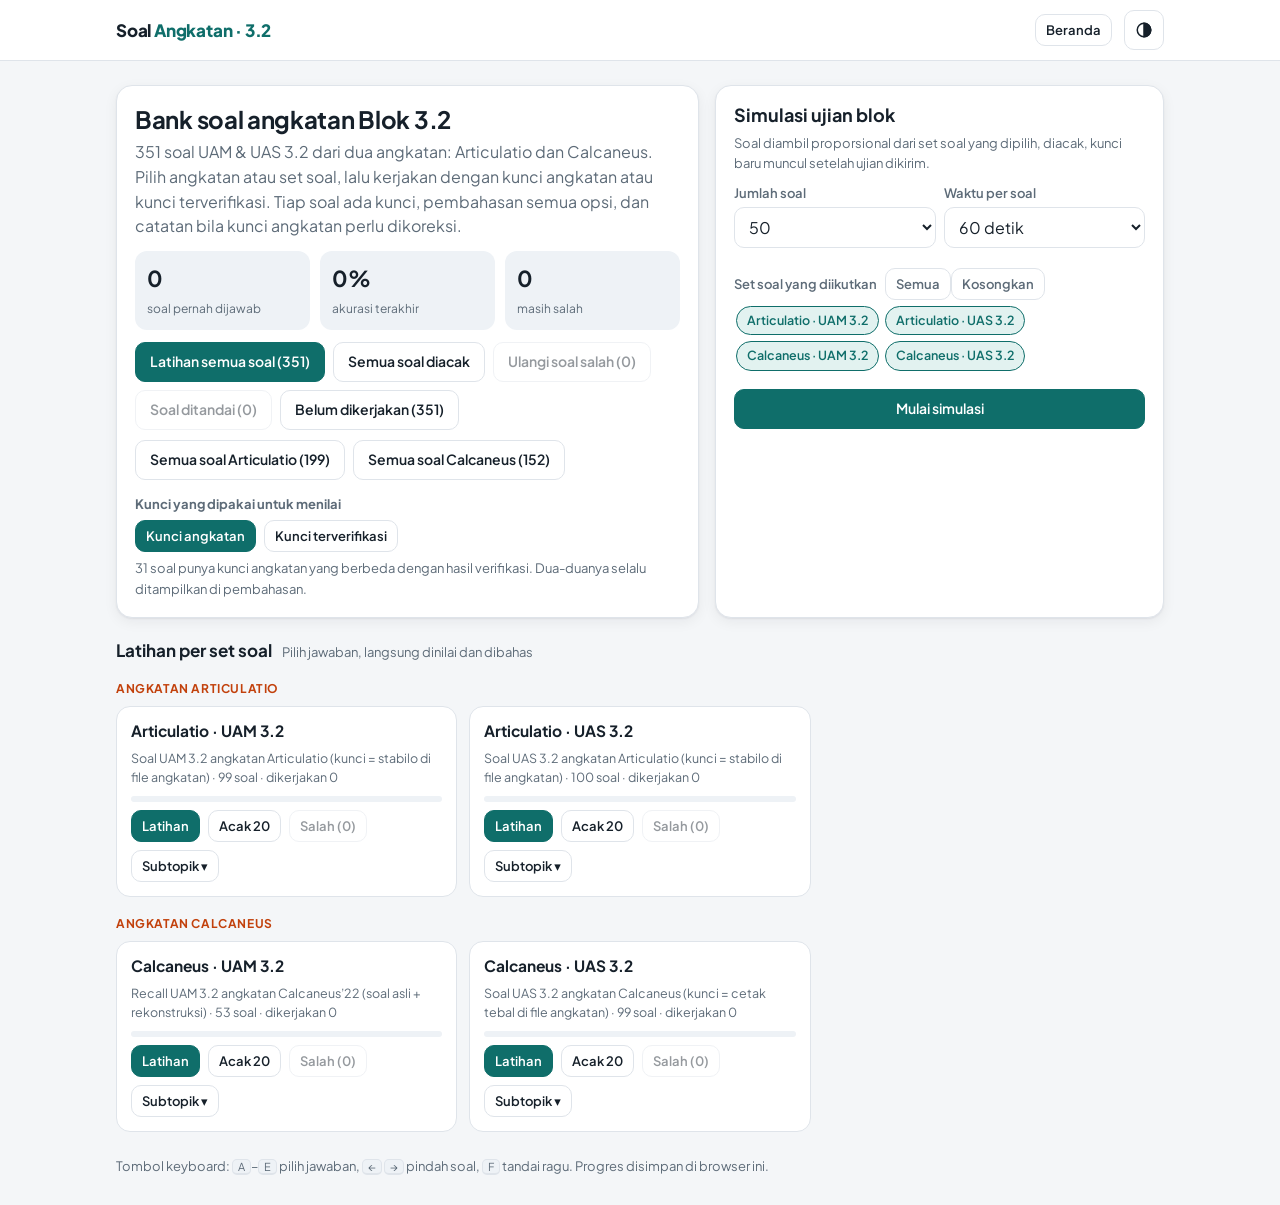
<file: angkatan/index.html>
<!DOCTYPE html>
<html lang="id">
<head>
<meta charset="utf-8">
<meta name="viewport" content="width=device-width, initial-scale=1">
<title>Bank Soal Angkatan 3.2</title>
<link rel="preconnect" href="https://fonts.googleapis.com">
<link href="https://fonts.googleapis.com/css2?family=Plus+Jakarta+Sans:wght@400;500;600;700;800&display=swap" rel="stylesheet">
<style>
:root{
  --bg:#f4f6f8;--paper:#ffffff;--ink:#16202a;--muted:#5d6b78;--line:#dfe4ea;--soft:#eef2f6;
  --brand:#0f6e6a;--brand-soft:#e2f2f0;--accent:#c2410c;--accent-soft:#fdeee5;
  --good:#15803d;--good-soft:#e5f5ea;--bad:#b91c1c;--bad-soft:#fdeaea;--warn:#a16207;--warn-soft:#fdf6dc;
  --flag:#7c3aed;--flag-soft:#f1eafe;--hema:#0f6e6a;--hema-soft:#e2f2f0;
  --shadow:0 1px 2px rgba(16,24,40,.06),0 4px 14px rgba(16,24,40,.06);
  --sans:"Plus Jakarta Sans",system-ui,-apple-system,"Segoe UI",Roboto,sans-serif;
}
@media (prefers-color-scheme:dark){:root:not([data-theme="light"]){
  --bg:#0f1418;--paper:#171e24;--ink:#e6edf3;--muted:#98a6b3;--line:#2a343d;--soft:#1e272e;
  --brand:#4fd1c5;--brand-soft:#123432;--accent:#fb923c;--accent-soft:#3a2416;
  --good:#4ade80;--good-soft:#14301f;--bad:#f87171;--bad-soft:#3a1a1a;--warn:#facc15;--warn-soft:#352c0f;
  --flag:#c4b5fd;--flag-soft:#2a2142;--hema:#4fd1c5;--hema-soft:#123432;--shadow:none}}
:root[data-theme="dark"]{
  --bg:#0f1418;--paper:#171e24;--ink:#e6edf3;--muted:#98a6b3;--line:#2a343d;--soft:#1e272e;
  --brand:#4fd1c5;--brand-soft:#123432;--accent:#fb923c;--accent-soft:#3a2416;
  --good:#4ade80;--good-soft:#14301f;--bad:#f87171;--bad-soft:#3a1a1a;--warn:#facc15;--warn-soft:#352c0f;
  --flag:#c4b5fd;--flag-soft:#2a2142;--hema:#4fd1c5;--hema-soft:#123432;--shadow:none}
*{box-sizing:border-box}
html,body{margin:0;background:var(--bg);color:var(--ink);font-family:var(--sans);font-size:16px;line-height:1.55;-webkit-text-size-adjust:100%}
button{font:inherit;color:inherit;cursor:pointer}
.wrap{max-width:1080px;margin:0 auto;padding:16px}
header.top{position:sticky;top:0;z-index:20;background:var(--paper);border-bottom:1px solid var(--line)}
header.top .wrap{display:flex;align-items:center;gap:12px;padding-top:10px;padding-bottom:10px}
.logo{font-weight:800;font-size:17px;letter-spacing:-.2px}
.logo span{color:var(--brand)}
.sp{flex:1}
.btn{border:1px solid var(--line);background:var(--paper);border-radius:10px;padding:8px 14px;font-weight:600;font-size:14px;display:inline-flex;align-items:center;gap:6px;min-height:40px}
.btn:hover{border-color:var(--brand)}
.btn.pri{background:var(--brand);border-color:var(--brand);color:#fff}
:root[data-theme="dark"] .btn.pri{color:#06201e}
@media (prefers-color-scheme:dark){:root:not([data-theme="light"]) .btn.pri{color:#06201e}}
.btn.ghost{background:transparent}
.btn.sm{padding:5px 10px;min-height:32px;font-size:13px}
.btn[disabled]{opacity:.45;cursor:not-allowed}
.icon-btn{border:1px solid var(--line);background:var(--paper);border-radius:10px;width:40px;height:40px;display:grid;place-items:center}
h1,h2,h3{line-height:1.25;margin:0}
.hero{display:grid;grid-template-columns:1.3fr 1fr;gap:16px;margin:8px 0 20px}
.panel{background:var(--paper);border:1px solid var(--line);border-radius:16px;padding:18px;box-shadow:var(--shadow)}
.panel h2{font-size:18px;margin-bottom:6px}
.muted{color:var(--muted)}
.small{font-size:13px}
.stats{display:grid;grid-template-columns:repeat(3,1fr);gap:10px;margin-top:12px}
.stat{background:var(--soft);border-radius:12px;padding:10px 12px}
.stat b{display:block;font-size:22px}
.stat span{font-size:12px;color:var(--muted)}
.row{display:flex;gap:8px;flex-wrap:wrap;align-items:center}
.field{display:flex;flex-direction:column;gap:4px;margin:10px 0}
.field label{font-size:13px;font-weight:600;color:var(--muted)}
select,input[type=number]{font:inherit;background:var(--paper);color:var(--ink);border:1px solid var(--line);border-radius:10px;padding:8px 10px;min-height:40px}
.chips{display:flex;flex-wrap:wrap;gap:6px;max-height:190px;overflow:auto;padding:2px}
.chip{border:1px solid var(--line);border-radius:999px;padding:4px 10px;font-size:12.5px;background:var(--paper);user-select:none}
.chip.on{background:var(--brand-soft);border-color:var(--brand);color:var(--brand);font-weight:600}
.lp-grid{display:grid;grid-template-columns:repeat(4,1fr);gap:10px}
@media (max-width:720px){.lp-grid{grid-template-columns:1fr 1fr}}
.bag-btns{display:flex;flex-wrap:wrap;gap:6px;margin:4px 0 6px}
.resume{display:flex;align-items:center;gap:10px;flex-wrap:wrap;background:var(--brand-soft);border:1px solid var(--brand);border-radius:14px;padding:12px 14px;margin:0 0 16px}
.sect-t{display:flex;align-items:baseline;gap:10px;margin:22px 0 10px}
.sect-t h2{font-size:17px}
.grid{display:grid;grid-template-columns:repeat(auto-fill,minmax(300px,1fr));gap:12px}
.card{background:var(--paper);border:1px solid var(--line);border-radius:14px;padding:14px;display:flex;flex-direction:column;gap:8px}
.card h3{font-size:15.5px}
.card .meta{font-size:12.5px;color:var(--muted)}
.bar{height:6px;background:var(--soft);border-radius:99px;overflow:hidden}
.bar i{display:block;height:100%;background:var(--brand)}
.topics{display:none;border-top:1px dashed var(--line);padding-top:8px}
.topics.open{display:block}
.topics div{display:flex;justify-content:space-between;font-size:13px;padding:2px 0;gap:10px}
.bagian-h{font-size:12px;font-weight:700;text-transform:uppercase;letter-spacing:.6px;color:var(--accent);margin:18px 0 8px}
/* quiz */
.qbar{display:flex;align-items:center;gap:10px;flex-wrap:wrap;margin:6px 0 12px}
.pill{font-size:12.5px;font-weight:600;padding:4px 10px;border-radius:999px;background:var(--soft);color:var(--muted)}
.pill.brand{background:var(--brand-soft);color:var(--brand)}
.pill.asli{background:var(--accent-soft);color:var(--accent)}
.pill.pred{background:var(--flag-soft);color:var(--flag)}
.pill.baru{background:var(--good-soft);color:var(--good)}
.timer{font-variant-numeric:tabular-nums;font-weight:700}
.timer.low{color:var(--bad)}
.layout{display:grid;grid-template-columns:1fr 260px;gap:16px;align-items:start}
.qcard{background:var(--paper);border:1px solid var(--line);border-radius:16px;padding:20px;box-shadow:var(--shadow)}
.qnum{font-size:13px;color:var(--muted);font-weight:600;margin-bottom:8px}
.stem{font-size:16.5px;margin-bottom:16px}
.stem p{margin:0 0 8px}
.opts{display:flex;flex-direction:column;gap:8px}
.opt{display:flex;gap:10px;align-items:flex-start;border:1.5px solid var(--line);border-radius:12px;padding:10px 12px;background:var(--paper);text-align:left;width:100%;position:relative}
.opt:hover{border-color:var(--brand)}
.opt .L{flex:0 0 28px;height:28px;border-radius:8px;display:grid;place-items:center;font-weight:700;background:var(--soft);font-size:14px}
.opt .T{flex:1;padding-top:2px}
.opt.sel{border-color:var(--brand);background:var(--brand-soft)}
.opt.sel .L{background:var(--brand);color:#fff}
.opt.ok{border-color:var(--good);background:var(--good-soft)}
.opt.ok .L{background:var(--good);color:#fff}
.opt.no{border-color:var(--bad);background:var(--bad-soft)}
.opt.no .L{background:var(--bad);color:#fff}
.opt.struck .T{text-decoration:line-through;opacity:.5}
.opt .x{flex:0 0 auto;border:none;background:transparent;color:var(--muted);font-size:14px;padding:2px 6px;border-radius:6px}
.opt .x:hover{background:var(--soft)}
.opt.locked{cursor:default}
.qnav{display:flex;gap:8px;margin-top:16px;flex-wrap:wrap}
.qnav .sp{flex:1}
.side{position:sticky;top:76px}
.map{display:grid;grid-template-columns:repeat(6,1fr);gap:5px;max-height:52vh;overflow:auto;padding:2px}
.map button{border:1px solid var(--line);background:var(--paper);border-radius:8px;height:34px;font-size:12.5px;font-weight:600;position:relative}
.map button.ans{background:var(--brand-soft);border-color:var(--brand);color:var(--brand)}
.map button.ok{background:var(--good-soft);border-color:var(--good);color:var(--good)}
.map button.no{background:var(--bad-soft);border-color:var(--bad);color:var(--bad)}
.map button.cur{outline:2px solid var(--ink);outline-offset:1px}
.map button.fl::after{content:"";position:absolute;top:3px;right:3px;width:7px;height:7px;border-radius:50%;background:var(--flag)}
.legend{display:flex;flex-wrap:wrap;gap:8px;font-size:12px;color:var(--muted);margin:8px 0}
.legend i{display:inline-block;width:11px;height:11px;border-radius:3px;border:1px solid var(--line);vertical-align:-1px;margin-right:4px}
/* pembahasan */
.expl{margin-top:16px;border-top:1px solid var(--line);padding-top:14px;display:flex;flex-direction:column;gap:12px}
.verdict{font-weight:800;font-size:15px;padding:10px 12px;border-radius:12px}
.verdict.ok{background:var(--good-soft);color:var(--good)}
.verdict.no{background:var(--bad-soft);color:var(--bad)}
.verdict.na{background:var(--soft);color:var(--muted)}
.blk h4{margin:0 0 4px;font-size:13px;text-transform:uppercase;letter-spacing:.5px;color:var(--muted)}
.blk .body{font-size:15px}
.optx{border:1px solid var(--line);border-radius:12px;padding:10px 12px;margin-bottom:6px;font-size:14.5px}
.optx.good{border-color:var(--good);background:var(--good-soft)}
.optx.mine{border-color:var(--bad)}
.optx .h{font-weight:700;margin-bottom:4px}
.optx .h em{font-style:normal;font-size:12px;font-weight:700;padding:1px 7px;border-radius:99px;margin-left:6px}
.optx .h em.g{background:var(--good);color:#fff}
.optx .h em.b{background:var(--bad);color:#fff}
.optx .h em.m{background:var(--soft);color:var(--muted)}
.optx p{margin:2px 0}
.optx p b{color:var(--muted);font-weight:600}
.note{background:var(--warn-soft);border-left:4px solid var(--warn);border-radius:10px;padding:10px 12px;font-size:14.5px}
.tip{background:var(--brand-soft);border-left:4px solid var(--brand);border-radius:10px;padding:10px 12px;font-size:14.5px}
.key{background:var(--soft);border-radius:10px;padding:10px 12px;font-size:14.5px}
.mistake{background:var(--bad-soft);border-left:4px solid var(--bad);border-radius:10px;padding:10px 12px;font-size:14.5px}
/* tabel & gambar dari bank lama */
.lab{margin:12px 0;padding:12px 14px;border:1px solid var(--line);border-radius:12px;background:var(--soft);max-width:100%;overflow-x:auto}
.lab-t{font-weight:700;font-size:14px;color:var(--hema)}
.lab-i{font-size:13px;color:var(--muted);margin:2px 0 6px}
.lab-n{font-size:13px;color:var(--warn);margin-top:6px}
.t22{border-collapse:collapse;font-size:15px;min-width:100%}
.t22 th,.t22 td{border-bottom:1px solid var(--line);padding:6px 10px;text-align:left}
.t22 th{font-size:13px;color:var(--muted)}
.t22 .fl{color:var(--bad)}
.tagnew{display:inline-block;font-size:12px;font-weight:700;padding:2px 8px;border-radius:999px;background:var(--hema-soft);color:var(--hema);vertical-align:2px}
.qimg{display:block;max-width:100%;max-height:360px;width:auto;height:auto;margin:12px 0;border-radius:10px;border:1px solid var(--line);background:#fff;cursor:zoom-in}
.qimg.zoom{max-height:none;width:100%;cursor:zoom-out}
/* hasil */
.score{display:flex;gap:16px;align-items:center;flex-wrap:wrap}
.ring{width:110px;height:110px;border-radius:50%;display:grid;place-items:center;font-weight:800;font-size:26px}
table.rt{width:100%;border-collapse:collapse;font-size:14px}
table.rt th,table.rt td{padding:7px 8px;border-bottom:1px solid var(--line);text-align:left;vertical-align:top}
table.rt th{font-size:12px;color:var(--muted);text-transform:uppercase;letter-spacing:.4px}
table.rt td.n{text-align:right;font-variant-numeric:tabular-nums;white-space:nowrap}
.tbl-wrap{overflow-x:auto}
.wrong-item{border:1px solid var(--line);border-radius:12px;margin-bottom:8px;background:var(--paper)}
.wrong-item>button{width:100%;text-align:left;border:none;background:transparent;padding:12px;display:flex;gap:10px}
.wrong-item .wi-body{padding:0 12px 12px;display:none}
.wrong-item.open .wi-body{display:block}
.modal-bg{position:fixed;inset:0;background:rgba(0,0,0,.45);display:none;align-items:center;justify-content:center;z-index:50;padding:16px}
.modal-bg.show{display:flex}
.modal{background:var(--paper);border-radius:16px;padding:20px;max-width:420px;width:100%;border:1px solid var(--line)}
.modal h3{margin-bottom:8px}
.hide{display:none!important}
.mob-map{display:none}
@media (max-width:860px){
  .hero{grid-template-columns:1fr}
  .layout{grid-template-columns:1fr}
  .side{display:none;position:static}
  .side.show{display:block}
  .mob-map{display:inline-flex}
  .qcard{padding:16px}
  .map{grid-template-columns:repeat(8,1fr)}
}
@media (max-width:420px){.stats{grid-template-columns:repeat(3,1fr)}.stat b{font-size:18px}.map{grid-template-columns:repeat(6,1fr)}}
kbd{font-family:inherit;font-size:11px;border:1px solid var(--line);border-bottom-width:2px;border-radius:5px;padding:0 5px;background:var(--soft)}
</style>
<script data-goatcounter="https://fmusaaa.goatcounter.com/count"
        async src="https://gc.zgo.at/count.js"></script>
</head>
<body>
<header class="top"><div class="wrap">
  <div class="logo">Soal <span>Angkatan · 3.2</span></div>
  <div class="sp"></div>
  <button class="btn sm ghost" id="homeBtn">Beranda</button>
  <button class="icon-btn" id="themeBtn" title="Ganti tema" aria-label="Ganti tema"><svg width="18" height="18" viewBox="0 0 24 24" fill="none" stroke="currentColor" stroke-width="2"><circle cx="12" cy="12" r="9"/><path d="M12 3v18a9 9 0 0 0 0-18z" fill="currentColor"/></svg></button>
</div></header>

<main class="wrap" id="app"></main>

<div class="modal-bg" id="modal"><div class="modal">
  <h3 id="mTitle"></h3><div id="mBody" class="muted"></div>
  <div class="row" style="justify-content:flex-end;margin-top:16px"><button class="btn" id="mNo">Batal</button><button class="btn pri" id="mYes">Ya</button></div>
</div></div>

<script type="application/json" id="bank">{"ppts":[{"id":"art-uam","title":"Articulatio · UAM 3.2","bagian":"Angkatan Articulatio","dosen":"Soal UAM 3.2 angkatan Articulatio (kunci = stabilo di file angkatan)"},{"id":"art-uas","title":"Articulatio · UAS 3.2","bagian":"Angkatan Articulatio","dosen":"Soal UAS 3.2 angkatan Articulatio (kunci = stabilo di file angkatan)"},{"id":"cal-uam","title":"Calcaneus · UAM 3.2","bagian":"Angkatan Calcaneus","dosen":"Recall UAM 3.2 angkatan Calcaneus’22 (soal asli + rekonstruksi)"},{"id":"cal-uas","title":"Calcaneus · UAS 3.2","bagian":"Angkatan Calcaneus","dosen":"Soal UAS 3.2 angkatan Calcaneus (kunci = cetak tebal di file angkatan)"}],"qs":[{"id":1,"ppt":"art-uam","topik":"Onkologi & petanda tumor","s":"Manakah pendapat yang benar untuk petanda tumor di bawah ini ?","o":[["Salah satu petanda tumor ekstrasel ialah cluster of diffrentiation","<b>Keterangan:<\/b> CD. CD (cluster of differentiation) adalah penanda pada permukaan sel (seluler), bukan petanda tumor ekstrasel di serum.",""],["Tumor associated antigen spesifik untuk keganasan tertentu","Tumor-associated antigen juga meningkat pada kondisi jinak; sifatnya 'terkait', bukan spesifik.",""],["Carcinoma embryonic antigen dipakai untuk diagnosis Ca. paru","<b>Keterangan:<\/b> CEA. CEA terutama untuk pemantauan Ca kolorektal; tidak dipakai untuk diagnosis Ca paru.",""],["Petanda tumor ekstrasel penting untuk pemantauan","Benar: petanda tumor ekstrasel (serum) paling berguna untuk pemantauan terapi dan deteksi rekurensi.",""],["Peningkatan petanda tumor tidak memerlukan pemeriksaan serial","Keliru: petanda tumor harus dinilai serial dengan metode dan laboratorium yang sama.",""]],"a":3,"v":3,"r":2,"p":"Fungsi utama tumor marker serum adalah pemantauan terapi dan rekurensi, bukan diagnosis tunggal.","k":"","t":"","n":"Koreksi kunci referensi: angkatan menandai C (CEA untuk diagnosis Ca paru). Sesuai slide Tumor Marker, CEA bukan alat diagnosis; pernyataan yang benar adalah D.","tag":"asli","lbl":"SOAL ASLI · UAM Articulatio","no":"1","ord":1},{"id":2,"ppt":"art-uam","topik":"Onkologi & petanda tumor","s":"Setiap sel melakukan siklus untuk proses pembelahan. Untuk menghindari adanya kesalahan dalam proses pembelahan sel maka sel melakukan mekanisme DNA repair yang dikenal dengan istilah checkpoint. Dimana saja terjadinya check point pada siklus sel ?","o":[["Akhir G0","G0 adalah fase istirahat, bukan checkpoint.",""],["Akhir mitosis","Bukan checkpoint klasik.",""],["Akhir sintesis","Checkpoint intra-S ada, tetapi bukan jawaban utama.",""],["Awal mitosis","Awal mitosis (G2/M) juga checkpoint; lihat catatan.",""],["Akhir G1","Benar: checkpoint G1/S (restriction point), dijaga p53 dan Rb.",""]],"a":4,"v":4,"r":4,"p":"Checkpoint siklus sel: G1/S (utama), G2/M, dan spindle (metafase). Mutasi p53 menghilangkan checkpoint G1/S.","k":"","t":"","n":"Pertanyaan menanyakan 'di mana saja'; awal mitosis (G2/M) juga benar. Kunci referensi akhir G1.","tag":"asli","lbl":"SOAL ASLI · UAM Articulatio","no":"2","ord":2},{"id":3,"ppt":"art-uam","topik":"K3 & kesehatan lingkungan","s":"RS X melaporkan adanya larva cacing pada sumber air didaerah tersebut. Larva tersebut dapat masuk ke kulit warga yang kebetulan berada di air dan menyebabkan penyakit schistosomiasis. Apakah jenis penyakit melalui air yang paling tepat sesuai dengan kasus tersebut?","o":[["Water borne disease","Water-borne: ditularkan lewat air yang diminum (kolera, tifoid).",""],["Water privation disease","Water privation/washed: akibat kurang air untuk higiene (skabies, trakoma).",""],["Water based disease","Benar: water-based, agen hidup sebagian siklusnya di inang air (siput) lalu menembus kulit, contoh schistosomiasis.",""],["Water related disease","Water-related vector: vektor berkembang biak di air (malaria, DBD).",""],["Water dispersed infection","Bukan istilah klasifikasi Bradley.",""]],"a":2,"v":2,"r":2,"p":"Klasifikasi Bradley: water-borne, water-washed, water-based, water-related insect vector.","k":"","t":"","n":"","tag":"asli","lbl":"SOAL ASLI · UAM Articulatio","no":"3","ord":3},{"id":4,"ppt":"art-uam","topik":"Asam basa & elektrolit","s":"Seorang laki-laki usia 55 tahun, akan dilakukan pengambilan sampel analisis gas darah pada arteri radialis. Apa tes yang perlu dilakukan sebelum pengambilan sampel darah arteri ?","o":[["Tes Anel","Bukan nama tes.",""],["Tes Allen","Benar: tes Allen menilai sirkulasi kolateral a. ulnaris sebelum pungsi a. radialis.",""],["Tes Neal","Bukan nama tes.",""],["Tes Radialis","Bukan nama tes.",""],["Tes Ulnaris","Bukan nama tes.",""]],"a":1,"v":1,"r":1,"p":"Tes Allen: tekan a. radialis dan ulnaris, kepal hingga pucat, lepas a. ulnaris; warna kembali cepat berarti kolateral adekuat.","k":"","t":"","n":"","tag":"asli","lbl":"SOAL ASLI · UAM Articulatio","no":"4","ord":4},{"id":5,"ppt":"art-uam","topik":"K3 & kesehatan lingkungan","s":"Pemeriksaan tenaga kerja di awal, berkala dan khusus merupakan upaya apa ?","o":[["Pengendalian risiko bahaya","Pengendalian risiko dilakukan pada sumber bahaya (eliminasi, substitusi, rekayasa, administrasi, APD).",""],["Penyesuaian APD untuk bekerja","APD bagian pengendalian risiko.",""],["Pencegahan stres akibat kerja","Bukan tujuan utama pemeriksaan kesehatan.",""],["Pencegahan depresi akibat kerja","Bukan tujuan utama.",""],["Deteksi dini penyakit akibat kerja","Benar: pemeriksaan kesehatan awal, berkala, dan khusus bertujuan mendeteksi dini penyakit akibat kerja.",""]],"a":4,"v":4,"r":4,"p":"Pemeriksaan sebelum kerja menilai kelaikan; berkala dan khusus memantau dampak paparan.","k":"","t":"","n":"","tag":"asli","lbl":"SOAL ASLI · UAM Articulatio","no":"5","ord":5},{"id":6,"ppt":"art-uam","topik":"Hemostasis & hemodinamika","s":"Hemodynamic drugs Kerja jantung dipengaruhi oleh sifat berikut kecuali apa ?","o":[["Inotropic yang mempengaruhi kontraktilitas myocardium.","Inotropik: memengaruhi kontraktilitas, sifat kerja jantung.",""],["Chronotropic yang mempengaruhi frekuensi denyut jantung.","Kronotropik: memengaruhi frekuensi denyut, sifat kerja jantung.",""],["Dromotropic yang mempengaruhi kecepatan hantaran impuls.","Dromotropik: memengaruhi kecepatan hantaran, sifat kerja jantung.",""],["Dopaminergic Receptor terdapat pada kidneys, mesenteric, coronary dan cerebral vascular.","Benar sebagai jawaban: lokasi reseptor dopaminergik bukan sifat kerja jantung.",""],["Chronotropic yang mempengaruhi frekuensi denyut jantung.","Pernyataan sama dengan B (kronotropik), jadi sifat kerja jantung.",""]],"a":3,"v":3,"r":4,"p":"Sifat kerja jantung: inotropik, kronotropik, dromotropik (juga batmotropik dan lusitropik).","k":"","t":"","n":"Koreksi kunci referensi: angkatan menandai E. Opsi E di file identik dengan B (kemungkinan salah ketik dari 'lusitropik'), dan keduanya termasuk sifat kerja jantung. Yang bukan sifat kerja jantung adalah D.","tag":"asli","lbl":"SOAL ASLI · UAM Articulatio","no":"6","ord":6},{"id":7,"ppt":"art-uam","topik":"Diabetes melitus","s":"Seorang pasien perempuan usia 55 tahun sedang dirawat dengan DM tipe 2, pasien post amputasi pada sepertiga distal tungkai bawah kaki kanan. Saat ini BB 60 kg dan TB 165, status tanda vital dalam batas normal. Untuk penambahan aktivitas pasien tersebut di atas termasuk aktivitas apa ?","o":[["Aktivitas istirahat ditambah 10 persen","Benar: pasien dirawat (tirah baring) → faktor aktivitas istirahat +10% dari kebutuhan basal.",""],["Aktivitas istirahat dikurang 10 persen","Aktivitas tidak dikurangi.",""],["Aktivitas ringan ditambah 10 persen","Aktivitas ringan (+20%) untuk pegawai kantor/pasien rawat jalan.",""],["Aktivitas ringan dikurang 10 persen","Tidak dikurangi.",""],["Aktivitas istirahat ditambah 20 persen","+20% untuk aktivitas ringan, bukan istirahat.",""]],"a":0,"v":0,"r":0,"p":"Faktor aktivitas PERKENI: istirahat +10%, ringan +20%, sedang +30%, berat +40–50%. Pasien pascaamputasi yang masih dirawat termasuk istirahat.","k":"","t":"","n":"","tag":"asli","lbl":"SOAL ASLI · UAM Articulatio","no":"7","ord":7},{"id":8,"ppt":"art-uam","topik":"Asam basa & elektrolit","s":"Manakah dibawah ini yang merupakan penyebab dari asidosis respiratorik yang berasal dari depresi pusat pernafasan ?","o":[["Penyakit PPOK","PPOK: obstruksi jalan napas, bukan depresi pusat napas.",""],["Miastenia gravis","Miastenia gravis: kelemahan neuromuskular.",""],["Deformitas dada","Deformitas dada: gangguan dinding dada.",""],["Cedera cerebrovaskuler","Benar: cedera serebrovaskular menekan pusat napas di batang otak sehingga hipoventilasi.",""],["Overdosis obat pelumpuh otot","Obat pelumpuh otot bekerja di sambungan neuromuskular, bukan di pusat napas.",""]],"a":3,"v":3,"r":3,"p":"Asidosis respiratorik = hipoventilasi. Penyebab sentral: stroke batang otak, cedera kepala, opioid/sedatif.","k":"","t":"","n":"","tag":"asli","lbl":"SOAL ASLI · UAM Articulatio","no":"8","ord":8},{"id":9,"ppt":"art-uam","topik":"Onkologi & petanda tumor","s":"Neoplasma (jinak atau ganas) mempunyai komponen dasar, Manakah komponen dasar neoplasma yang salah ?","o":[["Parenkim merupakan sel neoplastik yang proliferatif, yang menentukan perilaku biologis tumor determine their behavior and pathologic consequences","Pernyataan benar: parenkim = sel neoplastik proliferatif.",""],["Stroma merupakan jaringan pendukung parenkim, tidak bersifat neoplastik, terdiri dari jaringan ikat dan pembuluh darah the growth and evolution of neoplasma.","Pernyataan benar: stroma pendukung, non-neoplastik.",""],["Parenkim merupakan sel neoplastik yang TIDAK proliferatif, yang menentukan perilaku biologis tumor determine their behavior and pathologic consequences","Benar sebagai jawaban: parenkim justru PROLIFERATIF.",""],["Pembuluh darah meruoakan bagian dari stoma","Pernyataan benar.",""],["Jaringan ikat merupakan bagian dari stroma.","Pernyataan benar.",""]],"a":2,"v":2,"r":2,"p":"Neoplasma = parenkim (sel tumor, menentukan perilaku) + stroma (jaringan ikat dan pembuluh darah, menentukan pertumbuhan).","k":"","t":"","n":"","tag":"asli","lbl":"SOAL ASLI · UAM Articulatio","no":"9","ord":9},{"id":10,"ppt":"art-uam","topik":"Diabetes melitus","s":"Seorang laki-laki usia 60 tahun menderita DM tipe 2 selama 2 tahun. Mendapatkan terapi diet rendah karbohidrat sederhana dan Metformin 3 x 500 mg. Namun akhir- akhir ini kadar HbA1C saat kontrol adalah 8 persen. Dokter kemudian menambahkan terapi berupa obat golongan Sulfonilurea generasi kedua. Manakah obat yang dapat berinteraksi dengan obat tersebut sehingga meningkatkan efek hipoglikemiknya?","o":[["Simvastatin","Simvastatin tidak bermakna meningkatkan efek sulfonilurea.",""],["Allopurinol","Benar: allopurinol termasuk obat yang dapat memperkuat efek hipoglikemik sulfonilurea (menghambat ekskresi ginjal).",""],["Cetirizine","Antihistamin, tidak relevan.",""],["Codein","Opioid antitusif, tidak relevan.",""],["Pseudoephedrine","Dekongestan simpatomimetik cenderung menaikkan glukosa.",""]],"a":1,"v":1,"r":1,"p":"Obat yang memperkuat sulfonilurea: salisilat, sulfonamid, fluklonazol, warfarin, β-bloker (menutupi gejala hipoglikemia), alkohol, allopurinol.","k":"","t":"","n":"","tag":"asli","lbl":"SOAL ASLI · UAM Articulatio","no":"10","ord":10},{"id":11,"ppt":"art-uam","topik":"Imunologi & inflamasi","s":"Manakah yang bukan pernyataan tentang SINDROM SJOGREN ?","o":[["Ditandai dengan keratokonjungtivitis sikka","<b>Keterangan:<\/b> mata kering. Ciri Sjögren: mata kering.",""],["Xerostomia","<b>Keterangan:<\/b> mulut kering. Ciri Sjögren: mulut kering.",""],["0 persen merupakan bentuk primer","Benar sebagai jawaban: bentuk primer sekitar 40%, bukan 0%.",""],["60 persen berhubungan dengan RA, SLE, skleroderma","Bentuk sekunder ± 60%, terkait RA, SLE, skleroderma.",""],["PA terdapat infiltrasi sel B, sel T periductal lacrimal dan hiperplasi epitel","Histopatologi: infiltrasi limfosit periduktal kelenjar.",""]],"a":2,"v":2,"r":2,"p":"Sjögren: autoimun kelenjar eksokrin (sicca), anti-Ro/SSA dan anti-La/SSB.","k":"","t":"","n":"","tag":"asli","lbl":"SOAL ASLI · UAM Articulatio","no":"11","ord":11},{"id":12,"ppt":"art-uam","topik":"Rehabilitasi medik","s":"Apa hal yang termasuk dalam mobilitas dalam status fungsional seorang pasien ?","o":[["Bed activities","Bed activities juga bagian mobilitas di tempat tidur.",""],["Transfer","Transfer juga bagian mobilitas.",""],["Grooming","Grooming termasuk perawatan diri, bukan mobilitas.",""],["Ambulation","Benar menurut referensi: ambulasi (berjalan) adalah inti mobilitas.",""],["Semua jawaban salah","Keliru.",""]],"a":3,"v":3,"r":3,"p":"Status fungsional dibagi menjadi perawatan diri (makan, grooming, mandi, berpakaian, toileting) dan mobilitas (bed activities, transfer, ambulasi).","k":"","t":"","n":"Bed activities dan transfer secara teori juga termasuk mobilitas. Kunci referensi D; bila soal mengizinkan satu jawaban, ambulasi paling representatif.","tag":"asli","lbl":"SOAL ASLI · UAM Articulatio","no":"12","ord":12},{"id":13,"ppt":"art-uam","topik":"Radiologi","s":"Semakin jauh jarak obyek terhadap film maka Apa bayangan yang dihasilkan ?","o":[["Semakin mendekati ukuran aslinya","Mendekati ukuran asli terjadi bila objek dekat film.",""],["Semakin kecil magnifikasinya","Kebalikannya.",""],["Semakin besar magnifikasinya","Benar: makin jauh objek dari film, makin besar magnifikasi.",""],["Semakin kabur","Ketajaman juga menurun, tetapi jawaban utama adalah magnifikasi.",""],["Tidak berpengaruh pada hasil foto","Keliru: jarak berpengaruh.",""]],"a":2,"v":2,"r":1,"p":"Magnifikasi = jarak sumber–film ÷ jarak sumber–objek. Foto toraks PA: dada menempel kaset agar jantung tidak tampak membesar.","k":"","t":"","n":"Koreksi kunci referensi: angkatan menandai B (magnifikasi makin kecil). Itu berlaku bila jarak SUMBER–objek yang diperbesar. Untuk jarak objek–FILM yang makin jauh, magnifikasi makin besar.","tag":"asli","lbl":"SOAL ASLI · UAM Articulatio","no":"13","ord":13},{"id":14,"ppt":"art-uam","topik":"Adrenal & kortikosteroid","s":"Keadaan bertumbuhnya rambut yang berlebihan pada Wanita akibat Kelainan hormon adrenal disebut dengan apa ?","o":[["Addison disease","Addison: defisiensi kortisol, tidak menyebabkan rambut berlebih.",""],["Cushing disease","Cushing disease bisa disertai hirsutisme, tetapi istilah keadaannya bukan itu.",""],["Cushing syndrome","Cushing syndrome: kumpulan gejala hiperkortisolisme.",""],["Congenital adrenal hyperplasia","CAH bisa menyebabkan hirsutisme, tetapi soal menanyakan istilah keadaan.",""],["Hirsutisme","Benar: hirsutisme = pertumbuhan rambut terminal berlebih pada wanita dengan pola pria.",""]],"a":4,"v":4,"r":4,"p":"Hirsutisme akibat kelebihan androgen (adrenal atau ovarium).","k":"","t":"","n":"","tag":"asli","lbl":"SOAL ASLI · UAM Articulatio","no":"14","ord":14},{"id":15,"ppt":"art-uam","topik":"Hemostasis & hemodinamika","s":"Untuk membuat laporan yang dapat dibaca dalam skala international mengenai pengawasan terapi menggunakan warfarin. Apa parameter yang bisa digunakan ?","o":[["INR","Benar: INR (PT pasien/PT normal)^ISI menstandarkan hasil antar laboratorium untuk pemantauan warfarin.",""],["Trombin time","Thrombin time menilai fibrinogen → fibrin.",""],["Protrombin time","PT mentah berbeda antar-reagen sehingga tidak bisa dibandingkan internasional.",""],["Partial tromboplastin time","aPTT untuk pemantauan heparin.",""],["Tes agregasi trombosit","Untuk fungsi trombosit/antiplatelet.",""]],"a":0,"v":0,"r":0,"p":"Warfarin dipantau dengan PT/INR; heparin tidak terfraksi dengan aPTT.","k":"","t":"","n":"","tag":"asli","lbl":"SOAL ASLI · UAM Articulatio","no":"15","ord":15},{"id":16,"ppt":"art-uam","topik":"Tiroid","s":"Sekumpulan gejala dan tanda klinis akibat peningkatan abnormal kadar glukokortikoid (kortisol) dalam darah disebut dengan apa ?","o":[["Cushing syndrome","Benar: Cushing syndrome = gejala dan tanda akibat glukokortikoid berlebih.",""],["Hiperkortisol","Hiperkortisol adalah kadar, bukan nama sindrom.",""],["Hipokortisol","Kebalikannya.",""],["Hipertiroidisme","Tidak berhubungan.",""],["Hipotiroidisme","Tidak berhubungan.",""]],"a":0,"v":0,"r":0,"p":"Cushing disease adalah salah satu penyebabnya (adenoma hipofisis).","k":"","t":"","n":"","tag":"asli","lbl":"SOAL ASLI · UAM Articulatio","no":"16","ord":16},{"id":17,"ppt":"art-uam","topik":"Diabetes melitus","s":"Manakah yang tidak tepat dalam hal konsep pemberian farmakoterapi pada penderita Diabetes Mellitus?","o":[["Pengobatan harus ditujukan guna memperbaiki gangguan patogenesis","Konsep benar (DeFronzo).",""],["Pengobatan harus dimulai dengan agresif dengan dosis tinggi","Benar sebagai jawaban: terapi dimulai bertahap, bukan langsung agresif dosis tinggi.",""],["Pengobatan dengan kombinasi obat memperhatikan patogenesis yang multipel dari DM tipe 2","Konsep benar.",""],["Pengobatan harus dimulai sedini mungkin dalam tahapan perkembangan penyakit","Konsep benar.",""],["Pengobatan ditujukan untuk memperlambat progresivitas kegagalan sel Beta pankreas.","Konsep benar.",""]],"a":1,"v":1,"r":1,"p":"Prinsip terapi DM tipe 2: sedini mungkin, memperbaiki patogenesis, kombinasi obat sesuai patogenesis multipel, memperlambat kegagalan sel β.","k":"","t":"","n":"","tag":"asli","lbl":"SOAL ASLI · UAM Articulatio","no":"17","ord":17},{"id":18,"ppt":"art-uam","topik":"Tiroid","s":"Pada pemeriksaan FNAB kelenjar tiroid, didapatkan struktur folikel pada vakuol tiroid melebar dan epitelnya meninggi. Apakah kelainan yang memungkinkan dari hasil tersebut?","o":[["Phenoblastoma","Bukan istilah yang ada.",""],["Pheochromocytoma","Tumor medula adrenal.",""],["Hashimoto thyroiditis","Hashimoto: infiltrat limfosit, sel Hurthle, folikel atrofi.",""],["Grave disease","Benar: Graves → folikel hiperplastik, epitel meninggi (kolumnar), koloid berkurang dengan scalloping.",""],["Adison disease","Penyakit adrenal.",""]],"a":3,"v":3,"r":3,"p":"Graves = hiperplasia difus: epitel tinggi, papil, koloid pucat dengan tepi bergerigi.","k":"","t":"","n":"","tag":"asli","lbl":"SOAL ASLI · UAM Articulatio","no":"18","ord":18},{"id":19,"ppt":"art-uam","topik":"Imunologi & inflamasi","s":"Inflamasi atau kerusakan jaringan akut dapat dinilai berdasarkan hasil pemeriksaan respons imun non spesifik. Manakah contoh pemeriksaan respon imun non spesifik ?","o":[["IgM","IgM: imunitas humoral spesifik (adaptif).",""],["IgG","IgG: adaptif.",""],["Peningkatan albumin","Albumin justru turun (reaktan fase akut negatif).",""],["Peningkatan CRP","Benar: CRP adalah reaktan fase akut, penanda respons imun nonspesifik.",""],["Peningkatan limfosit B","Limfosit B: adaptif.",""]],"a":3,"v":3,"r":3,"p":"Respons fase akut: IL-1, IL-6, TNF → hati memproduksi CRP, fibrinogen, serum amiloid A.","k":"","t":"","n":"","tag":"asli","lbl":"SOAL ASLI · UAM Articulatio","no":"19","ord":19},{"id":20,"ppt":"art-uam","topik":"Rehabilitasi medik","s":"Seorang pasien pasca stroke, mendapatkan terapi dari Sp.KFR untuk dapat kembali ke aktifitas keseharianya dengan bantuan tim rehabilitasi medik bagian apa ?","o":[["Terapi Okupasi","Benar: terapi okupasi melatih aktivitas kehidupan sehari-hari.",""],["Psikolog","Psikolog: aspek psikis.",""],["Rohaniwan","Rohaniwan: aspek spiritual.",""],["Social Worker","Pekerja sosial: aspek sosial.",""],["Terapis Wicara","Terapis wicara: bicara, bahasa, menelan.",""]],"a":0,"v":0,"r":0,"p":"Okupasi terapi = latihan AKS dan aktivitas pekerjaan/permainan.","k":"","t":"","n":"","tag":"asli","lbl":"SOAL ASLI · UAM Articulatio","no":"20","ord":20},{"id":21,"ppt":"art-uam","topik":"Imunologi & inflamasi","s":"Apa komplemen yang mempunyai fungsi sebagai opsonin ?","o":[["C1qrs","C1qrs: inisiasi jalur klasik.",""],["C3a dan C5a","C3a dan C5a: anafilatoksin.",""],["C6","C6: bagian MAC.",""],["C3b","Benar: C3b adalah opsonin utama.",""]],"a":3,"v":3,"r":3,"p":"C3b opsonin; C5a kemotaksis; C5b–9 MAC.","k":"","t":"","n":"","tag":"asli","lbl":"SOAL ASLI · UAM Articulatio","no":"21","ord":21},{"id":22,"ppt":"art-uam","topik":"K3 & kesehatan lingkungan","s":"Manakah berikut ini yang merupakan upaya pencegahan penyakit akibat kerja Weil disease ?","o":[["Menggunakan masker saat bekerja","Masker untuk bahaya inhalasi.",""],["Menggunakan sepatu boot saat bekerja","Benar: Weil disease (leptospirosis berat) masuk lewat kulit lecet/mukosa dari air/lumpur tercemar urin tikus; sepatu boot melindungi.",""],["Menggunakan earplug saat bekerja","Earplug untuk kebisingan.",""],["Menggunakan kursi dan meja yang sesuai saat bekerja","Ergonomi.",""],["Menggunakan canal caps saat bekerja","Bukan APD yang relevan.",""]],"a":1,"v":1,"r":1,"p":"Pekerja berisiko: petani sawah, pekerja selokan, peternak.","k":"","t":"","n":"","tag":"asli","lbl":"SOAL ASLI · UAM Articulatio","no":"22","ord":22},{"id":23,"ppt":"art-uam","topik":"Imunologi & inflamasi","s":"Apa Difinisi autoimun disease ?","o":[["Reaksi sistem imun terhadap antigen jaringan sendiri. Kehilangan toleransi diri menyebabkan sel-sel sistem imun mengenal antigen tubuh sendiri sebagai asing.","<b>Keterangan:<\/b> self tolerance. Benar: autoimun = reaksi imun terhadap antigen diri karena hilangnya toleransi diri.",""],["Reaksi sistem imun terhadap antigen eksternal.","Itu respons imun normal terhadap antigen asing.",""],["Kehilangan toleransi diri menyebabkan sel-sel sistem imun tidak dapat mengenal antigen tubuh sendiri sebagai asing.","<b>Keterangan:<\/b> self tolerance. Kalimat terbalik: justru jadi mengenal antigen diri sebagai asing.",""],["Reaksi sistem imun terhadap antigen jaringan sendiri. Tidak kehilangan toleransi diri menyebabkan sel-sel sistem imun mengenal antigen tubuh sendiri sebagai asing.","<b>Keterangan:<\/b> self tolerance. Kontradiktif.",""],["Reaksi sistem imun terhadap antibody. Tidak Kehilangan toleransi diri menyebabkan sel-sel sistem imun mengenal antigen tubuh sendiri sebagai asing.","<b>Keterangan:<\/b> self tolerance. Keliru.",""]],"a":0,"v":0,"r":0,"p":"Autoimun terjadi karena gagal toleransi sentral/perifer.","k":"","t":"","n":"","tag":"asli","lbl":"SOAL ASLI · UAM Articulatio","no":"23","ord":23},{"id":24,"ppt":"art-uam","topik":"Gizi klinik","s":"Seorang pasien dilakukan MST ( Malnutrition Screning Tools) dengan jawaban terjadi penurunan berat badan 6 bulan terakhir sekitar 14 kg dan tidak nafsu makan, berapa nilai MST nya ?","o":[["1","Terlalu kecil.",""],["2","Terlalu kecil.",""],["3","Hanya skor penurunan BB.",""],["4","Benar: turun 11–15 kg = skor 3, ditambah nafsu makan berkurang = skor 1, total 4.",""],["5","Terlalu besar.",""]],"a":3,"v":3,"r":3,"p":"MST: penurunan BB 1–5 kg = 1; 6–10 = 2; 11–15 = 3; &gt;15 = 4; tidak yakin = 2. Nafsu makan turun = 1. Skor ≥ 2 → berisiko malnutrisi.","k":"","t":"","n":"","tag":"asli","lbl":"SOAL ASLI · UAM Articulatio","no":"24","ord":24},{"id":25,"ppt":"art-uam","topik":"Asam basa & elektrolit","s":"Manakah dibawah ini yang merupakan sistem buffer di dalam tubuh ?","o":[["Buffer calsium","Bukan sistem buffer utama.",""],["Buffer bikarbonat","Benar: buffer bikarbonat adalah sistem buffer ekstrasel utama.",""],["Buffer natrium","Bukan buffer.",""],["Buffer kalium","Bukan buffer.",""],["Buffer magnesium","Bukan buffer.",""]],"a":1,"v":1,"r":1,"p":"Buffer tubuh: bikarbonat, fosfat, protein (termasuk hemoglobin).","k":"","t":"","n":"","tag":"asli","lbl":"SOAL ASLI · UAM Articulatio","no":"25","ord":25},{"id":26,"ppt":"art-uam","topik":"Diabetes melitus","s":"Seorang laki-laki usia 60 tahun menderita DM tipe 2 selama 2 tahun. Mendapatkan terapi diet rendah karbohidrat sederhana dan Metformin 3 x 500 mg. Namun akhir- akhir ini kadar HbA1C saat kontrol adalah 8 persen. Dokter kemudian menambahkan terapi berupa obat golongan Sulfonilurea generasi kedua. Manakah yang tidak termasuk obat golongan tersebut?","o":[["Glibenclamide","Sulfonilurea generasi kedua.",""],["Tolbutamide","Benar sebagai jawaban: tolbutamid adalah generasi pertama.",""],["Glipizide","Generasi kedua.",""],["Gliclazide","Generasi kedua.",""],["Glimepiride","Generasi kedua (kadang disebut ketiga).",""]],"a":1,"v":1,"r":1,"p":"Generasi I: tolbutamid, klorpropamid. Generasi II: glibenklamid, glipizid, gliklazid, glimepirid.","k":"","t":"","n":"","tag":"asli","lbl":"SOAL ASLI · UAM Articulatio","no":"26","ord":26},{"id":27,"ppt":"art-uam","topik":"Gizi klinik","s":"Berapa kebutuhan energi berdasarkan AMD seorang pasien 50 tahun, BB 60, TB 160?","o":[["1.654 kkal","Angka pengecoh, beda tipis dengan B.",""],["1.645 kkal","Jawaban yang ditandai referensi angkatan.",""],["1.564 kkal","Angka pengecoh (digit dibalik).",""],["1.546 kkal","Angka pengecoh (digit dibalik).",""],["1.456 kkal","Angka pengecoh.",""]],"a":1,"v":1,"r":1,"p":"Harris-Benedict laki-laki: 66 + 13,7·BB + 5·TB − 6,8·U. Coretan di file referensi: 66 + 822 + 800 − 340 = 1.348 (BEE), lalu dicatat ± 1.648 setelah faktor tambahan.","k":"","t":"","n":"Soal tidak menyebut jenis kelamin dan faktor aktivitas, sehingga hasilnya tidak bisa dipastikan. Kunci mengikuti referensi angkatan (B). Pastikan rumus yang dipakai dosen di slide gizi.","tag":"asli","lbl":"SOAL ASLI · UAM Articulatio","no":"27","ord":27},{"id":28,"ppt":"art-uam","topik":"Diabetes melitus","s":"Laki-laki, usia 54 tahun datang dengan gejala banyak kencing, sering haus dan sering kelapara.. Hasil GDS 245 mg per dL. Secara fisiologis, apa kompensasi yang terjadi pada hepar untuk mencegah hiperglikemia?","o":[["Lipolisis","Lipolisis meningkatkan asam lemak bebas, bukan mencegah hiperglikemia.",""],["Lipogenesis","Lipogenesis terjadi saat glukosa berlebih, tetapi bukan jawaban referensi.",""],["Glukoneogenesis","Jawaban referensi: hepar meningkatkan glukoneogenesis pada DM (lihat catatan).",""],["Glikolisis","Glikolisis memakai glukosa; secara fisiologi justru menurunkan glukosa.",""],["Dekarboksilasi oksidatif","Proses mitokondria, tidak spesifik.",""]],"a":2,"v":2,"r":2,"p":"Pada DM tipe 2, resistensi insulin hepar menyebabkan glukoneogenesis tidak tertekan sehingga glukosa naik.","k":"","t":"","n":"Kalimat soal ambigu. Secara harfiah, mekanisme hepar untuk MENCEGAH hiperglikemia adalah glikolisis/glikogenesis. Kunci referensi C (glukoneogenesis) cocok bila maksud soal 'apa yang terjadi di hepar pada DM'. Ikuti kunci referensi untuk ujian angkatan ini.","tag":"asli","lbl":"SOAL ASLI · UAM Articulatio","no":"28","ord":28},{"id":29,"ppt":"art-uam","topik":"Tiroid","s":"Macam – macam autoimun disease adalah autoimun organ dan autoimun sistemik. Manakah dibawah ini yang termasuk autoimun sistemik ?","o":[["Autoimune hemolytic anemia","<b>Keterangan:<\/b> AHA. AHA: organ spesifik (sel darah merah).",""],["Tyroiditis Hashimoto.","Hashimoto: organ spesifik.",""],["Penyakit Grave","Graves: organ spesifik.",""],["SLE","Benar: SLE adalah autoimun sistemik klasik.",""],["Polimiositis atau dermatomiositis","Polimiositis juga sering digolongkan sistemik, tetapi SLE jawaban paling tepat.",""]],"a":3,"v":3,"r":3,"p":"Autoimun sistemik: SLE, RA, skleroderma, Sjögren.","k":"","t":"","n":"","tag":"asli","lbl":"SOAL ASLI · UAM Articulatio","no":"29","ord":29},{"id":30,"ppt":"art-uam","topik":"Gizi klinik","s":"Seorang pria berusia 55 tahun datang dengan keluhan tegang pada kepala bagian belakang dan leher. Pasien juga merasa kakinya terkadang pegal pegal. Pasien sangat menyukai makan yang bersantan. Pemeriksaan fisik tanda-tanda vital dalam batas normal. BB 85 kg TB 175 cm. Apakah diet yang dianjurkan untuk pasien tersebut?","o":[["Diet rendah protein","Tidak ada indikasi gangguan ginjal.",""],["Rendah karbohidrat","Bukan masalah utama.",""],["Rendah lemak","Benar: suka makanan bersantan dan overweight (IMT 27,8) → diet rendah lemak (jenuh).",""],["Tinggi protein","Tidak tepat.",""],["Tinggi serat","Serat dianjurkan, tetapi masalah utama asupan lemak jenuh.",""]],"a":2,"v":2,"r":2,"p":"Santan tinggi lemak jenuh yang menaikkan LDL.","k":"","t":"","n":"","tag":"asli","lbl":"SOAL ASLI · UAM Articulatio","no":"30","ord":30},{"id":31,"ppt":"art-uam","topik":"K3 & kesehatan lingkungan","s":"Kabupaten A sedang melaksanakan program pengentasan ODF di wilayahnya. Semua puskesmas dikerahkan untuk memonitor penggunaan jamban sehat. Pada Puskesmas X didapatkan banyak warga Desa B yang masih BAB di sungai. Jamban yang tersedia berupa bilik yang langsung membuang kotoran ke sungai. Apakah tipe jamban di desa tersebut?","o":[["Pit Privy","Pit privy: lubang di tanah (cubluk).",""],["Bucket Latrine","Bucket latrine: tampungan ember.",""],["Trench Latrine","Jawaban referensi: trench latrine (parit).",""],["Water Sealed Latrine","Water sealed: leher angsa, paling sehat.",""],["Chemical Latrine","Chemical: memakai bahan kimia.",""]],"a":2,"v":2,"r":2,"p":"Jamban sehat = leher angsa dengan septic tank.","k":"","t":"","n":"Jamban yang langsung membuang ke sungai secara teknis disebut overhung latrine (jamban cemplung di atas air), yang tidak ada di opsi. Kunci mengikuti referensi (C).","tag":"asli","lbl":"SOAL ASLI · UAM Articulatio","no":"31","ord":31},{"id":32,"ppt":"art-uam","topik":"Onkologi & petanda tumor","s":"Apa gambaran metastase paru dengan multiple nodul ukuran lebih dari 4 cm ?","o":[["Coin lesion","Coin lesion: nodul soliter &lt; 3 cm.",""],["Cannonball","Benar: cannonball = metastasis nodul multipel besar berbatas tegas.",""],["Reticular pattern","Pola garis interstisial.",""],["Miliary pattern","Milier: nodul 1–3 mm difus.",""],["Macronodul","Bukan istilah baku.",""]],"a":1,"v":1,"r":1,"p":"Cannonball klasik pada metastasis Ca ginjal, koriokarsinoma, sarkoma.","k":"","t":"","n":"","tag":"asli","lbl":"SOAL ASLI · UAM Articulatio","no":"32","ord":32},{"id":33,"ppt":"art-uam","topik":"Diabetes melitus","s":"Seorang laki-laki berusia 51 tahun datang dengan ke poliklinik penykit dalam dengan keluhan nyeri leher sejak 3 hari yang lalu. Pasien juga mengeluhka sering lapar dan haus sejak 1 bulan yang lalu .TD 150 per 92,nadi 88x per menit , RR 20x per menit,suhu afebris. Hasil pemeriksaan laboratorium didapatkan GDS 359 mg per dL, GDP 160 mg per dL, Kolestrol total 189 mg per dl, LDL 180 mg per dL ,TGS 178 mg per dl. Apakah diagnosis tepat pada pasien tersebut ?","o":[["Hipertensi","Hanya salah satu komponen.",""],["Sindrom metabolik","Benar menurut referensi: TD ≥ 130/85, GDP ≥ 100, TG ≥ 150 (3 kriteria ATP III) → sindrom metabolik.",""],["DM tipe II","Pasien juga memenuhi kriteria DM (GDS ≥ 200 + gejala; GDP ≥ 126).",""],["Dislipidemi","Hanya satu komponen.",""],["DM tipe I","Tidak sesuai (usia, gejala).",""]],"a":1,"v":1,"r":1,"p":"Sindrom metabolik mencakup hipertensi, hiperglikemia, dan dislipidemia sekaligus.","k":"","t":"","n":"Pasien juga memenuhi kriteria DM tipe 2 (GDS 359 + gejala, GDP 160). Kunci referensi B karena satu diagnosis yang mencakup semua temuan.","tag":"asli","lbl":"SOAL ASLI · UAM Articulatio","no":"33","ord":33},{"id":34,"ppt":"art-uam","topik":"Tiroid","s":"Seorang pria usia 45 tahun datang ke dokter dengan keluhan berdebar-debar dan gelisah sejak 1 bulan terakhir. Dari pemeriksaan fisik didapatkan TD 120 per 80, HR 140x menit, RR 30x menit, Tax 38,9 C dan didapatkan nodul diffuse pada leher ukuran 5 cm. Pasien diberikan obat untuk mengurangi keluhan berdebar. Apa efek samping yang terjadi apabila pemberian obat tersebut terlalu tinggi dosisnya ?","o":[["Takikardi","Takikardia justru ditekan oleh β-bloker.",""],["Hipertensi","β-bloker menurunkan TD.",""],["Hipotensi","Benar: propranolol dosis berlebih menyebabkan hipotensi dan bradikardia.",""],["Delirium","Bukan efek khas.",""],["Pandangan kabur","Bukan efek khas.",""]],"a":2,"v":2,"r":2,"p":"Propranolol = terapi simptomatik tirotoksikosis.","k":"","t":"","n":"","tag":"asli","lbl":"SOAL ASLI · UAM Articulatio","no":"34","ord":34},{"id":35,"ppt":"art-uam","topik":"Gizi klinik","s":"Seorang laki-laki berusia 45 tahun datang ke klinik dengan keluhan riwayat asam urat. Ada riwayat nyeri sebelumnya ,diberikan obat antinyeri lalu keluhan menghilang. Riwayat keluhan nyeri berulang. Pada pemeriksaan tanda-tanda vital dalam batas normal. Pada MTP 1 dextra di temukan tofus, hiperemis (-). Hasil laboratorium asam urat 9 mg per dL. Apakah terapi yang tepat untuk menurunkan asam urat ?","o":[["Allupurinol","Benar: allopurinol (xanthine oxidase inhibitor) menurunkan produksi asam urat.",""],["Kolkisin","Kolkisin untuk serangan akut/profilaksis, tidak menurunkan asam urat.",""],["Paracetamol","Analgesik.",""],["Kodein","Analgesik opioid.",""],["Meloxicam","OAINS untuk nyeri akut.",""]],"a":0,"v":0,"r":0,"p":"Terapi penurun urat dimulai setelah serangan akut reda; target &lt; 6 mg/dL (&lt; 5 bila tofus).","k":"","t":"","n":"","tag":"asli","lbl":"SOAL ASLI · UAM Articulatio","no":"35","ord":35},{"id":36,"ppt":"art-uam","topik":"K3 & kesehatan lingkungan","s":"Menurut H.L. Blum pada tahun 1978 menyatakan bahwa faktor penentu kesehatan mencakup faktor genetic, perilaku, lingkungan dan pelayanan kesehatan. Kondisi kesehatan di Indinesia di pengaruhi oleh faktor lingkungan. Masalah kesehatan lingkungan di negara berkembang seperti di Indonesia pada umumnya mencakup apa ?","o":[["Masalah sanitasi jamban","Benar: sanitasi (jamban, air bersih) masalah kesehatan lingkungan utama negara berkembang.",""],["Penyediaan kartu Indonesia sehat","Masalah pembiayaan.",""],["Penderia TBC meludah di sembarang tempat","Masalah perilaku.",""],["Penggunaan kondom untuk mencegah PMS","Masalah perilaku.",""],["Perilaku pemulihan kesehatan.","Masalah perilaku.",""]],"a":0,"v":0,"r":0,"p":"Blum: lingkungan, perilaku, pelayanan kesehatan, genetik.","k":"","t":"","n":"","tag":"asli","lbl":"SOAL ASLI · UAM Articulatio","no":"36","ord":36},{"id":37,"ppt":"art-uam","topik":"Onkologi & petanda tumor","s":"Manakah bukan hal yang benar di dalam melakukan interpretasi petanda tumor ?","o":[["Tidak ada satupun petanda tumor ekstrasel yang spesifik","Benar: tidak ada petanda tumor serum yang spesifik mutlak.",""],["Panel petanda tumor untuk meningkatkan spesifisitas","Benar: panel meningkatkan spesifisitas.",""],["Cluster of differentiation untuk mengetahui keganasan lineage tertentu","Benar: CD untuk lineage leukemia/limfoma.",""],["Hiperploidi atau hipoploidi merupakan petanda tumor sitogenetik","Benar: kelainan ploidi adalah petanda sitogenetik.",""],["Cukup pemeriksaan tunggal untuk menilai keberhasilan terapi","Benar sebagai jawaban: penilaian keberhasilan terapi harus serial, bukan tunggal.",""]],"a":4,"v":4,"r":4,"p":"Tumor marker dinilai serial, metode dan lab sama.","k":"","t":"","n":"","tag":"asli","lbl":"SOAL ASLI · UAM Articulatio","no":"37","ord":37},{"id":38,"ppt":"art-uam","topik":"Tiroid","s":"Manakah berikut di bawah ini adalah dislipidemia primer ?","o":[["Dislipidemia familial","Benar: dislipidemia familial (genetik) = primer.",""],["Dislipidemia akibat hipotiroidisme","Sekunder.",""],["Dislipidemia akibat sindroma nefrotik","Sekunder.",""],["Dislipidemia akibat diabetes melitus","Sekunder.",""],["Dislipidemia akibat sindroma metabolik","Sekunder.",""]],"a":0,"v":0,"r":0,"p":"Penyebab sekunder: hipotiroid, sindroma nefrotik, DM, obesitas, obat.","k":"","t":"","n":"","tag":"asli","lbl":"SOAL ASLI · UAM Articulatio","no":"38","ord":38},{"id":39,"ppt":"art-uam","topik":"Onkologi & petanda tumor","s":"Pada pasien dengan curiga metastase pada rongga dada maka skrining pemeriksaan penunjang apa yang diusulkan ?","o":[["CT scan toraks tanpa kontras","CT nonkontras kurang menilai pembuluh dan KGB.",""],["CT scan toraks dengan kontras","CT kontras untuk evaluasi lanjutan, bukan skrining.",""],["Foto toraks RLD","RLD untuk efusi pleura minimal.",""],["Foto toraks PA","Benar: foto toraks PA adalah skrining awal yang murah dan mudah.",""],["MRI toraks tanpa kontras","MRI bukan pilihan awal untuk toraks.",""]],"a":3,"v":3,"r":3,"p":"Skrining → foto toraks PA; konfirmasi/staging → CT toraks dengan kontras.","k":"","t":"","n":"","tag":"asli","lbl":"SOAL ASLI · UAM Articulatio","no":"39","ord":39},{"id":40,"ppt":"art-uam","topik":"Tiroid","s":"Seorang wanita usia 28 tahun dengan benjolan didepan leher, sering merasa panas, gemetar, makan banyak tapi tetap kurus, sering berdebar debar. Hasil pemeriksaan TSH 0,22 MIU per L, FT4 4,5 ng per dl. Hormon TSH diproduksi dimana ?","o":[["Hipotalamus","Hipotalamus menghasilkan TRH.",""],["Hipofisis Anterior","Benar: TSH dari sel tirotrop hipofisis anterior.",""],["Hipofidid posterior","Hipofisis posterior: ADH, oksitosin.",""],["Kelenjar Tiroid","Tiroid menghasilkan T4/T3.",""],["Supra ren","Adrenal.",""]],"a":1,"v":1,"r":1,"p":"Aksis HPT: TRH → TSH → T4/T3.","k":"","t":"","n":"","tag":"asli","lbl":"SOAL ASLI · UAM Articulatio","no":"40","ord":40},{"id":41,"ppt":"art-uam","topik":"Imunologi & inflamasi","s":"Manakah pemeriksaan laboratorium yang dapat ditemukan pada infeksi kronis ?","o":[["Peningkatan Ig M","IgM khas infeksi akut/primer.",""],["Shift to the right","Benar menurut konvensi PK: shift to the right (dominasi limfosit/monosit, neutrofil hipersegmen) pada infeksi kronis/fase penyembuhan.",""],["Shift to the left","Shift to the left: infeksi bakteri akut (neutrofil batang naik).",""],["Eosinofilia","Eosinofilia: alergi, parasit.",""],["Peningkatan CRP","CRP naik terutama pada inflamasi akut.",""]],"a":1,"v":1,"r":1,"p":"Hitung jenis bergeser ke kiri = sel muda (akut); ke kanan = sel matang/limfosit (kronis).","k":"","t":"","n":"","tag":"asli","lbl":"SOAL ASLI · UAM Articulatio","no":"41","ord":41},{"id":42,"ppt":"art-uam","topik":"Tiroid","s":"Seorang wanita usia 28 tahun dengan benjolan didepan leher, sering merasa panas, gemetar, makan banyak tapi tetap kurus, sering berdebar debar. Hasil pemeriksaan TSH 0,22 MIU per L, FT4 4,5 ng per dl. Apa diagnosis fungsional pasien ini ?","o":[["Hipotiroid","TSH tinggi, fT4 rendah.",""],["Hipertiroid","Benar: TSH rendah, fT4 tinggi, gejala tirotoksik → hipertiroid.",""],["Tiroiditis Hashimoto","Hashimoto biasanya hipotiroid.",""],["Goiter","Goiter adalah diagnosis anatomis, bukan fungsional.",""]],"a":1,"v":1,"r":1,"p":"Diagnosis fungsional = status hormon (hipo/eu/hiper).","k":"","t":"","n":"","tag":"asli","lbl":"SOAL ASLI · UAM Articulatio","no":"42","ord":42},{"id":43,"ppt":"art-uam","topik":"Onkologi & petanda tumor","s":"Differensiasi adalah derajat kemiripan sel neoplastik (sel parenkim tumor) dengan sel normal. Makin mirip–makin baik differensiasinya. Berikut jenis differensiasi kecuali apa ?","o":[["Well differentiated","Jenis diferensiasi.",""],["Hight differentiated","Benar sebagai jawaban: istilah 'high differentiated' tidak dipakai.",""],["Moderately differentiated","Jenis diferensiasi.",""],["Poorly differentiated","Jenis diferensiasi.",""],["Undifferentiated","Jenis diferensiasi (anaplastik).",""]],"a":1,"v":1,"r":1,"p":"Makin buruk diferensiasi, makin ganas.","k":"","t":"","n":"","tag":"asli","lbl":"SOAL ASLI · UAM Articulatio","no":"43","ord":43},{"id":44,"ppt":"art-uam","topik":"Dislipidemia & sindrom metabolik","s":"Manakah yang termasuk langkah-langkah Proses Asuhan Gizi Terstandar pada dislipidemi (PAGT) ?","o":[["Diagnosis gizi","Benar: PAGT = asesmen → diagnosis gizi → intervensi → monitoring-evaluasi.",""],["Data antropometri","Bagian dari asesmen, bukan langkah PAGT.",""],["Data Biokimia","Bagian asesmen.",""],["Data pemeriksaan fisik","Bagian asesmen.",""],["Tes medis","Bukan langkah PAGT.",""]],"a":0,"v":0,"r":0,"p":"Diagnosis gizi ditulis dengan format PES (problem, etiologi, signs/symptoms).","k":"","t":"","n":"","tag":"asli","lbl":"SOAL ASLI · UAM Articulatio","no":"44","ord":44},{"id":45,"ppt":"art-uam","topik":"Tiroid","s":"Sel kanker dalam mempunyai kemampuan dalam neovaskularisasi. Pembuluh darah yang dibentuk tipis dan mudah ruptur. Proses ini dipicu karena adanya faktor VEGF yang menjadi faktor angiogenesis. Apa jenis obat yang bisa menghambat VEGF ?","o":[["Rituximab","Rituximab: anti-CD20.",""],["Transtuzumab","Trastuzumab: anti-HER2.",""],["Cyclosporin","Siklosporin: imunosupresan.",""],["Imatinib","Imatinib: penghambat BCR-ABL.",""],["Bevacizumab","Benar: bevacizumab adalah antibodi monoklonal anti-VEGF.",""]],"a":4,"v":4,"r":4,"p":"Anti-angiogenesis: bevacizumab (anti-VEGF), sorafenib/sunitinib (TKI VEGFR).","k":"","t":"","n":"","tag":"asli","lbl":"SOAL ASLI · UAM Articulatio","no":"45","ord":45},{"id":46,"ppt":"art-uam","topik":"Tiroid","s":"Seorang perempuan 65 tahun datang ke dokter dengan keluhan tidak semangat bergerak sejak 6 bulan yang lalu. Keluhan disertai peningkatan berat badan. Dokter menyarankan untuk melakukan fungsi tiroid karena dicurigai menderita hipotiroid. Hasil mana yang mendukung kecurigaan dokter?","o":[["T4 rendah, T3 rendah","T3 sering masih normal pada hipotiroid.",""],["Ft3 tinggi, ft4 tinggi","Pola hipertiroid.",""],["Tsh normal, ft3 rendah","TSH normal tidak mendukung hipotiroid primer.",""],["Tsh rendah, ft4 rendah","Pola hipotiroid sentral.",""],["Tsh tinggi, ft4 rendah, ft 3 normal","Benar: TSH tinggi, fT4 rendah, fT3 bisa normal → hipotiroid primer.",""]],"a":4,"v":4,"r":4,"p":"TSH adalah penanda paling sensitif; T3 dipertahankan oleh konversi perifer.","k":"","t":"","n":"","tag":"asli","lbl":"SOAL ASLI · UAM Articulatio","no":"46","ord":46},{"id":47,"ppt":"art-uam","topik":"Radiologi","s":"Salah satu perlengkapan proses radiografi adalah grid. Apa fungsinya ?","o":[["Mempertajam bayangan obyek di film","Ketajaman diatur fokus dan gerakan.",""],["Mencegah radiasi hambur mencapai film","Benar: grid menyerap radiasi hambur sebelum mencapai film.",""],["Memfiksasi bayangan obyek di film","Fiksasi adalah proses kimia pencucian film.",""],["Menghindari terbentuknya artefak","Artefak beragam penyebabnya.",""],["Menambah efek sinar x pada film pada saat penyinaran","Keliru.",""]],"a":1,"v":1,"r":1,"p":"Radiasi hambur menurunkan kontras.","k":"","t":"","n":"","tag":"asli","lbl":"SOAL ASLI · UAM Articulatio","no":"47","ord":47},{"id":48,"ppt":"art-uam","topik":"Hemostasis & hemodinamika","s":"Seorang pria usia 40 tahun datang dengan diagnosis penyakit jantung koroner, oleh dokter yang melakukan pemeriksaan pasien diberikan obat antikoagulan clopidogrel. Apa pemeriksaan koagulasi yang dapat dilakukan untuk memantau pemakaian obat clopidogrel ?","o":[["Tes agregasi trombosit","Benar: clopidogrel adalah antiplatelet (penghambat P2Y12) → dipantau dengan tes agregasi trombosit.",""],["Hitung trombosit","Jumlah tidak menilai fungsi.",""],["Protrombin time","PT untuk warfarin.",""],["Tromboplastin time","aPTT untuk heparin.",""],["Trombin time","TT untuk fibrinogen/heparin.",""]],"a":0,"v":0,"r":0,"p":"Clopidogrel bukan antikoagulan, melainkan antiplatelet.","k":"","t":"","n":"","tag":"asli","lbl":"SOAL ASLI · UAM Articulatio","no":"48","ord":48},{"id":49,"ppt":"art-uam","topik":"Onkologi & petanda tumor","s":"Apa petanda tumor berikut yang dapat memberi arti untuk prognosis keganasan ?","o":[["Carcinoma embryonic antigen","Benar menurut referensi: kadar CEA praoperasi bernilai prognostik pada Ca kolorektal.",""],["Alpha feto protein","AFP terutama diagnosis dan pemantauan HCC/tumor sel germinal.",""],["CA 125","CA 125 terutama pemantauan Ca ovarium.",""],["Fusi gen Abelson atau break point cluster region","BCR-ABL untuk diagnosis CML dan target terapi.",""],["Prostate specific antigen","PSA terutama skrining dan pemantauan.",""]],"a":0,"v":0,"r":0,"p":"Slide Tumor Marker: fungsi marker meliputi skrining, diagnosis, prognosis/staging, prediksi dan pemantauan terapi.","k":"","t":"","n":"Beberapa marker juga prognostik (AFP pada tumor sel germinal). Kunci mengikuti referensi.","tag":"asli","lbl":"SOAL ASLI · UAM Articulatio","no":"49","ord":49},{"id":50,"ppt":"art-uam","topik":"Hemostasis & hemodinamika","s":"Manakah pernyataan yang salah mengenai hemodinamika ?","o":[["Systolic adalah pada saat Ventrikel kontraksi","<b>Keterangan:<\/b> depolarisasi. Benar: sistol = kontraksi ventrikel.",""],["Diastolic adalah saat Atrium relaksasi.","<b>Keterangan:<\/b> repolarisasi. Benar sebagai jawaban: diastol = relaksasi VENTRIKEL, bukan atrium.",""],["Sistem Hantaran Jantung Sino-Atrial node, lalu Atrio-Ventricular node meunju bundle His dan serabut Purkinje.","<b>Keterangan:<\/b> memacu Atrium. Benar: urutan hantaran SA → AV → His → Purkinje.",""],["Cardiac Output adalah volume darah yang di pompa oleh tiap Ventrikel permenit.","Benar.",""],["Cardiac Output ditentukan oleh heart rate dan stroke volume.","Benar: CO = HR × SV.",""]],"a":1,"v":1,"r":1,"p":"Istilah sistol/diastol mengacu pada ventrikel.","k":"","t":"","n":"","tag":"asli","lbl":"SOAL ASLI · UAM Articulatio","no":"50","ord":50},{"id":51,"ppt":"art-uam","topik":"Tiroid","s":"Seorang perempuan 65 tahun dibawa keluarganya ke UGD RS karena tidak sadarkan diri. PF: kesadaran koma, bradikardi, temperature 34 C, teraba pembesaran kelenjar tiroid. Bagaimana tatalaksana selanjutnya pada pasien tersebut?Pilih salah satu:","o":[["Berikan epinefrin","Epinefrin untuk syok anafilaktik/henti jantung.",""],["Lakukan CT scan kepala","Bukan prioritas.",""],["Menunggu hasil T4 dan TSH","Menunggu hasil menunda terapi koma miksedema yang mengancam jiwa.",""],["Lakukan penghangatan tubuh","Penghangatan pasif boleh, tetapi bukan tatalaksana utama.",""],["Ambil hasil T4 dan TSH, mulai terapi hormone tiroid dan glukokortikoid","Benar: ambil sampel, langsung beri levotiroksin IV dan hidrokortison.",""]],"a":4,"v":4,"r":4,"p":"Koma miksedema: kesadaran turun, hipotermia, bradikardia. Hidrokortison diberikan untuk menutup kemungkinan insufisiensi adrenal.","k":"","t":"","n":"","tag":"asli","lbl":"SOAL ASLI · UAM Articulatio","no":"51","ord":51},{"id":52,"ppt":"art-uam","topik":"Gizi klinik","s":"Apa prioritas pada problem yang dapat diberikan dan dapat diukur keberhasilannya dalam jangka pendek ?","o":[["Problem intervensi gizi","Problem adalah rumusan masalah.",""],["Strategi intervensi gizi","Strategi adalah cara.",""],["Rencana intervensi gizi","Rencana adalah langkah.",""],["Tujuan intervensi gizi","Benar: tujuan intervensi gizi harus terukur dan dicapai jangka pendek.",""],["Penyebab melakukan intervensi gizi","Bukan komponen.",""]],"a":3,"v":3,"r":3,"p":"Tujuan intervensi bersifat SMART.","k":"","t":"","n":"","tag":"asli","lbl":"SOAL ASLI · UAM Articulatio","no":"52","ord":52},{"id":53,"ppt":"art-uam","topik":"Tiroid","s":"Kelenjar yang terletak di atas setiap ginjal, tersusun atas dua bagian yaitu bagian koteks (luar) dan bagian dalam (medulla) disebut kelenjar apa ?","o":[["Tiroid","Di leher.",""],["Paratiroid","Di belakang tiroid.",""],["Adrenal","Benar: adrenal di atas ginjal, korteks dan medula.",""],["Pancreas","Di retroperitoneum dekat duodenum.",""],["Hipofisis","Di sella tursika.",""]],"a":2,"v":2,"r":2,"p":"Korteks: glomerulosa, fasikulata, retikularis; medula: katekolamin.","k":"","t":"","n":"","tag":"asli","lbl":"SOAL ASLI · UAM Articulatio","no":"53","ord":53},{"id":54,"ppt":"art-uam","topik":"Hemostasis & hemodinamika","s":"Seorang anak laki-laki usia 3 tahun datang dengan keluhan lebam pada lutut yang terjadi secara tiba-tiba. Riwayat keluarga tidak ada yang sakit seperti ini sebelumnya. Dokter tersebut mencurigai bahwa anak tersebut menderita hemofilia. Jika Anda bekerja pada daerah terpencil, pemeriksaan apakah yang Anda usulkan untuk menegakkan diagnosis ?","o":[["Rumple leed","Rumple-Leede: kerapuhan kapiler.",""],["Bleeding time","Bleeding time: fungsi trombosit/vaskular, normal pada hemofilia.",""],["Hitung trombosit","Jumlah trombosit normal pada hemofilia.",""],["Clotting time","Benar: clotting time memanjang pada defek faktor (hemofilia), mudah di fasilitas terbatas.",""],["Fonio test","Bukan tes baku.",""]],"a":3,"v":3,"r":3,"p":"Hemofilia: aPTT memanjang, PT dan BT normal.","k":"","t":"","n":"","tag":"asli","lbl":"SOAL ASLI · UAM Articulatio","no":"54","ord":54},{"id":55,"ppt":"art-uam","topik":"Radiologi","s":"Apa deskripsi x foto massa padat pada mediastinum superior ?","o":[["Tampak opasitas batas tegas pada perihiler kanan kiri.","Benar menurut referensi: foto polos memakai istilah opasitas (radiopak) berbatas tegas.",""],["Tampak lusensi batas tegas pada perihiler dan paratrakea kanan kiri.","Lusensi = hitam (udara), tidak sesuai massa padat.",""],["Tampak densitas batas tegas pada perihiler dan paratrakea kanan kiri","Densitas lebih lazim untuk deskripsi CT.",""],["Tampak hiperdens batas tegas pada perihiler kanan kiri","Hiperdens istilah CT.",""],["Tampak hiperintens batas tegas pada perihiler dan paratrakea kanan kiri","Hiperintens istilah MRI.",""]],"a":0,"v":0,"r":0,"p":"Istilah: foto polos (opak/lusen), CT (hiper/hipodens), MRI (hiper/hipointens), USG (hiper/hipoekoik).","k":"","t":"","n":"","tag":"asli","lbl":"SOAL ASLI · UAM Articulatio","no":"55","ord":55},{"id":56,"ppt":"art-uam","topik":"Radiologi","s":"Apa pemeriksaan penunjang awal untuk menilai limfadenopati pada mediastinum ?","o":[["USG toraks","USG tidak menembus udara paru dan tulang.",""],["X foto toraks lateral dan RLD","RLD untuk efusi pleura minimal.",""],["CT scan toraks dengan kontras","CT kontras untuk evaluasi lanjutan.",""],["X foto toraks RLD dan PA","RLD tidak dipakai untuk mediastinum.",""],["X foto toraks PA dan Lateral","Benar: foto toraks PA dan lateral adalah pemeriksaan awal mediastinum.",""]],"a":4,"v":4,"r":1,"p":"Lateral memperlihatkan kompartemen mediastinum anterior–media–posterior.","k":"","t":"","n":"Koreksi kunci referensi: angkatan menandai B (lateral dan RLD). Pemeriksaan awal yang baku adalah PA dan lateral.","tag":"asli","lbl":"SOAL ASLI · UAM Articulatio","no":"56","ord":56},{"id":57,"ppt":"art-uam","topik":"Diabetes melitus","s":"Pasien perempuan umur 53 tahun datang dengan keluhan lemas dan berkeringat dingin. Pasien sebelumnya tidak sarapan namun tetap minum obat DM glibenclamid dan metformin. Pada GDS didapatkan hasil 65 mg per dl. Apa terapi yang dapat diberikan ?","o":[["Beri infus 0,9 1 kolf","Infus NaCl tidak menaikkan glukosa.",""],["Beri air gula yang dilarutkan didalam air","Benar: hipoglikemia ringan dan pasien sadar → karbohidrat sederhana per oral (air gula).",""],["Hentikan obat DM dan beri infus RL 0,1 kolf","Tidak tepat.",""],["Mengganti obat DM dengan insulin","Tidak perlu langsung mengganti obat.",""],["Pasien istirahat dan hentikan obat DM","Istirahat saja tidak mengatasi hipoglikemia.",""]],"a":1,"v":1,"r":1,"p":"Aturan 15-15: 15 g glukosa, cek ulang 15 menit.","k":"","t":"","n":"","tag":"asli","lbl":"SOAL ASLI · UAM Articulatio","no":"57","ord":57},{"id":58,"ppt":"art-uam","topik":"Onkologi & petanda tumor","s":"Manakah pernyataan yang salah pada Kecepatan pertumbuhan (rate of growth) pada tumor Secara umum ?","o":[["Kebanyakan tumor jinak tumbuh lambat.","Benar.",""],["Tergantung hormon dan supply darah","Benar.",""],["Leiomyoma uterus akan tumbuh cepat jika estrogen BERKURANG","<b>Keterangan:<\/b> kehamilan. Benar sebagai jawaban: leiomioma membesar saat estrogen MENINGKAT (kehamilan).",""],["Kebanyakan tumor ganas: tumbuh cepat.","Benar.",""],["Secara umum, kecepatan pertumbuhan tumor berhubungan dengan derajat differensiasinya tumor ganas tumbuh lebih cepat dari pada tumor jinak.","Benar.",""]],"a":2,"v":2,"r":2,"p":"Leiomioma uterus bergantung estrogen; mengecil setelah menopause.","k":"","t":"","n":"","tag":"asli","lbl":"SOAL ASLI · UAM Articulatio","no":"58","ord":58},{"id":59,"ppt":"art-uam","topik":"Diabetes melitus","s":"Seorang pria usia 65 tahun dengan keluhan kencing terus. Hasil pemeriksaan Glukosa darah sewaktu 225 mg per dl, reduksi urin positif 1, protein urin positif 2. kreatinin 2,7 mg per dl (nilai rujukan 0,6-1,3 mg per dl). Pemeriksaan lab apakah untuk menegakkan tipe DM?","o":[["HbA1c","HbA1c menilai kontrol glikemik.",""],["Glukosa puasa","GDP untuk diagnosis.",""],["C Peptida darah","Benar: C-peptide menilai cadangan insulin endogen sehingga membedakan tipe 1 dan tipe 2.",""],["Mikroalbuminuri","Mikroalbuminuria menilai nefropati.",""],["Kreatinin","Kreatinin menilai fungsi ginjal.",""]],"a":2,"v":2,"r":0,"p":"C-peptide rendah → tipe 1; normal/tinggi → tipe 2.","k":"","t":"","n":"Koreksi kunci referensi: angkatan menandai A (HbA1c). Untuk menentukan TIPE DM, pemeriksaan yang tepat adalah C-peptide (soal no. 83 menanyakan kontrol glikemik, jawabannya HbA1c).","tag":"asli","lbl":"SOAL ASLI · UAM Articulatio","no":"59","ord":59},{"id":60,"ppt":"art-uam","topik":"Onkologi & petanda tumor","s":"Sel kanker melakukan proliferasi yang tidak terkendali, hal ini karena sel kanker mempunyai kemampuan dalam menghambat enzim yang berfungsi dalam mencegah pemendekan bagian dari kromosom. Apa enzim yang dimaksud ?","o":[["Metastase","Metastasis adalah proses, bukan enzim.",""],["Telomerase","Benar: telomerase mencegah pemendekan telomer; sel kanker MENGAKTIFKAN telomerase sehingga imortal.",""],["Sentromerisasi","Bukan enzim.",""],["Glutation peroksidase","Antioksidan.",""],["Katalase","Antioksidan.",""]],"a":1,"v":1,"r":1,"p":"Sel normal kehilangan telomer tiap pembelahan sampai senesens.","k":"","t":"","n":"Kalimat soal menyebut 'menghambat enzim'; yang benar sel kanker mengaktifkan telomerase.","tag":"asli","lbl":"SOAL ASLI · UAM Articulatio","no":"60","ord":60},{"id":61,"ppt":"art-uam","topik":"Rehabilitasi medik","s":"Pembatasan kemampuan untuk melakukan aktivitas normal disebut dengan apa ?","o":[["Kecacatan","Istilah umum.",""],["Impairment","Impairment: gangguan tingkat organ.",""],["Disabilitas","Benar: disabilitas = terbatasnya kemampuan melakukan aktivitas normal.",""],["Handicap","Handicap: gangguan peran sosial.",""],["Semua benar","Keliru.",""]],"a":2,"v":2,"r":2,"p":"Impairment (organ) → disabilitas (aktivitas) → handicap (peran sosial).","k":"","t":"","n":"Soal no. 62 di file identik dengan no. 61 dan digabung.","tag":"asli","lbl":"SOAL ASLI · UAM Articulatio","no":"61","ord":61},{"id":62,"ppt":"art-uam","topik":"Onkologi & petanda tumor","s":"Manakah pernyataan di bawah ini yang tidak benar ?","o":[["Faktor genetik berperan pada pertumbuhan ganas","Benar.",""],["DNA repair menghambat pertumbuhan ganas","Benar.",""],["Protoonkogen adalah gen abnormal yang dimiliki setiap individu","Benar sebagai jawaban: protoonkogen adalah gen NORMAL pengatur pertumbuhan.",""],["Onkogen ialah protoonkogen yang mengalami mutasi","Benar.",""],["Keganasan merupakan penyakit yang kompleks","Benar.",""]],"a":2,"v":2,"r":2,"p":"Protoonkogen termutasi → onkogen (gain of function); gen supresor tumor (loss of function).","k":"","t":"","n":"","tag":"asli","lbl":"SOAL ASLI · UAM Articulatio","no":"63","ord":63},{"id":63,"ppt":"art-uam","topik":"Radiologi","s":"Sinar x mempunyai beberapa sifat, Apa salah satu sifat sinar X yang digunakan pada pemeriksaan foto rontgen ?","o":[["Mengionisasi jaringan yang dilewati","Efek ionisasi dimanfaatkan pada radioterapi/dosimetri.",""],["Menghitamkan film/ fotografik","Benar: efek fotografik (menghitamkan film) dimanfaatkan pada foto rontgen.",""],["Memberikan efek radiasi","Efek radiasi umum.",""],["Menimbulkan efek biologic","Efek biologik dimanfaatkan radioterapi.",""],["Membutuhkan tegangan tinggi","Syarat produksi, bukan sifat.",""]],"a":1,"v":1,"r":1,"p":"Sifat sinar-X: daya tembus, efek fotografik, fluoresensi, ionisasi, biologik.","k":"","t":"","n":"","tag":"asli","lbl":"SOAL ASLI · UAM Articulatio","no":"64","ord":64},{"id":64,"ppt":"art-uam","topik":"Onkologi & petanda tumor","s":"Kemoterapi selain bertujuan untuk membunuh sel kanker, namun juga ada efek samping yang ditimbulkan yaitu memicu reaksi inflamasi. Oleh karena itu kemoterapi dilakukan dengan jadwal yang berjeda. Kenapa pada kemoterapi menggunakan jenis terapi intermitten ?","o":[["Untuk menghindari resistensi obat","Resistensi bukan alasan utama jeda.",""],["Untuk meningkatkan efek obat","Tidak meningkatkan efek.",""],["Untuk perbaikan sel yang mengalami kerusakan","Benar: jeda memberi waktu sel normal (sumsum tulang, mukosa) pulih.",""],["Untuk menghindari interaksi obat","Bukan alasan utama.",""],["Untuk meningkatkan efek toksik","Keliru.",""]],"a":2,"v":2,"r":2,"p":"Siklus kemoterapi disesuaikan dengan pemulihan sumsum tulang (nadir).","k":"","t":"","n":"","tag":"asli","lbl":"SOAL ASLI · UAM Articulatio","no":"65","ord":65},{"id":65,"ppt":"art-uam","topik":"Tiroid","s":"Seorang perempuan usia 60 tahun dating dengan keluhan pembesaran pada leher sejak 3 bulan yang lalu. Keluhan disertai nyeri. Pemeriksaan fisik didapatkan pembesaran difuse dan simetris pada kelenjar tiroid. Pada pemeriksaan mikroskopik ditemukan infiltarsi parenkim oleh folikel limfoid disertai germinal center, selebaran sel hurthle dan folikel thyroid tampak atrofi. Apakah diagnosis kasus tersebut?","o":[["Mixedema","Miksedema adalah manifestasi hipotiroid berat.",""],["Thyroiditis riedel","Riedel: fibrosis keras.",""],["Hyperthyroidism","Diagnosis fungsional, bukan histopatologi.",""],["Thyroiditis Hashimoto","Benar: folikel limfoid dengan germinal center, sel Hurthle, folikel atrofi = tiroiditis Hashimoto.",""],["Penyakit Grave","Graves: hiperplasia folikel.",""]],"a":3,"v":3,"r":3,"p":"Hashimoto: anti-TPO dan anti-tiroglobulin positif.","k":"","t":"","n":"","tag":"asli","lbl":"SOAL ASLI · UAM Articulatio","no":"66","ord":66},{"id":66,"ppt":"art-uam","topik":"Imunologi & inflamasi","s":"Seorang wanita hamil G3P0A2 datang dengan keluhan nyeri sendi. Dari pemeriksaan fisik didapatkan keadaan composmentis, tekanan darah 110 per 80mmHg, nadi 80x per menit laju nafas 20x per menit. Pada wajah pasien ditemukan juga kemerahan pada kedua sisi. Penderita memiliki riwayat keguguran sebanyak 2 kali. Oleh dokter yang bertugas penderita dicurigai menderita autoimun. Pemeriksaan koagulasi apa yang dapat dilakukan untuk membantu menegakkan diagnosis ?","o":[["Tes agregasi trombosit","Untuk antiplatelet.",""],["Hitung trombosit","Tidak spesifik.",""],["Protrombin time","PT kurang sensitif terhadap lupus antikoagulan.",""],["Tromboplastin time","Benar: lupus antikoagulan pada sindrom antifosfolipid memperpanjang aPTT (tromboplastin time).",""],["Trombin time","Tidak spesifik.",""]],"a":3,"v":3,"r":3,"p":"Sindrom antifosfolipid: keguguran berulang + trombosis + antibodi antifosfolipid, sering bersama SLE.","k":"","t":"","n":"","tag":"asli","lbl":"SOAL ASLI · UAM Articulatio","no":"67","ord":67},{"id":67,"ppt":"art-uam","topik":"Adrenal & kortikosteroid","s":"Obat steroid memiliki berbagai jenis berdasarkan onset dan lama kerja. Manakah dibawah ini yang merupakan derivat kortisol sintesis Deltakortikoid?","o":[["Betametason","Derivat fluorinasi.",""],["Deksametason","Derivat fluorinasi.",""],["Prednison","Benar: prednison/prednisolon adalah deltakortikoid (ikatan rangkap C1–C2).",""],["Triamsonolon","Derivat fluorinasi.",""],["Amiodaron","Antiaritmia, bukan steroid.",""]],"a":2,"v":2,"r":2,"p":"Deltakortikoid: prednison, prednisolon, metilprednisolon.","k":"","t":"","n":"","tag":"asli","lbl":"SOAL ASLI · UAM Articulatio","no":"68","ord":68},{"id":68,"ppt":"art-uam","topik":"Tiroid","s":"Seorang Wanita 50 tahun menderita obesitas dan DM tipe 2. Dokter meresepkan Metformin untuk wanita ini. Termasuk dalam golongan obat yang mekanisme kerjanya bagaimanakah metformin ini?","o":[["Meningkatkan transport glukosa yang dimediasi GLUT4 pada permukaan sel","Benar menurut referensi: metformin meningkatkan ambilan glukosa perifer (translokasi GLUT4) dan menurunkan produksi glukosa hati.",""],["Meningkatkan glukoneogenesis","Metformin justru menekan glukoneogenesis.",""],["Meningkatkan glikogenolisis","Tidak.",""],["Meningkatkan efek incretin saluran cerna","Efek inkretin: DPP-4 inhibitor/GLP-1 RA.",""],["Meningkatkan efek kenyang setelah makan","Efek GLP-1 RA.",""]],"a":0,"v":0,"r":0,"p":"Metformin aktivasi AMPK; efek utama menekan glukoneogenesis hati.","k":"","t":"","n":"","tag":"asli","lbl":"SOAL ASLI · UAM Articulatio","no":"69","ord":69},{"id":69,"ppt":"art-uam","topik":"Adrenal & kortikosteroid","s":"Obat steroid memiliki berbagai jenis berdasarkan onset dan lama kerja. Manakah dibawah ini obat kortikosteroid yang memiliki efek masa kerja sedang?","o":[["Betametason","Kerja panjang.",""],["Deksametason","Kerja panjang.",""],["Prednison","Benar: prednison kerja sedang (12–36 jam).",""],["Triamsonolon","Triamsinolon juga kerja sedang; lihat catatan.",""],["Hidrokortison","Kerja pendek.",""]],"a":2,"v":2,"r":2,"p":"Pendek: hidrokortison, kortison. Sedang: prednison, prednisolon, metilprednisolon, triamsinolon. Panjang: deksametason, betametason.","k":"","t":"","n":"Triamsinolon juga kerja sedang; kunci referensi C.","tag":"asli","lbl":"SOAL ASLI · UAM Articulatio","no":"70","ord":70},{"id":70,"ppt":"art-uam","topik":"Dislipidemia & sindrom metabolik","s":"Hiperkolesterol familial (HF) adalah Defek pada protein reseptor , Kelainan pada mutasi gen yang menjadi LDL. Dari ke 4 macam mutasi gen yang paling sering adalah salah satu:","o":[["I","Kelas I (null) juga sering.",""],["II","Benar: kelas II (gagal transport reseptor) paling sering.",""],["III","Kelas III: gagal mengikat LDL.",""],["IV","Kelas IV: gagal internalisasi.",""],["I dan II","Keliru.",""]],"a":1,"v":1,"r":1,"p":"Hiperkolesterolemia familial autosomal dominan, xantoma tendon.","k":"","t":"","n":"","tag":"asli","lbl":"SOAL ASLI · UAM Articulatio","no":"71","ord":71},{"id":71,"ppt":"art-uam","topik":"K3 & kesehatan lingkungan","s":"Dokter M di Puskesmas S mengadakan penyuluhan pada murid – murid SDN 2 Kota Z mengenai Perilaku Hidup Bersih dan Sehat (PHBS), mencuci tangan, dan menggosok gigi. Tindakan Dokter tersbut merupakan apa ?","o":[["Tindakan promotive","Benar: penyuluhan PHBS adalah promotif.",""],["Tindakan Preventive","Preventif misalnya imunisasi.",""],["Tindakan kuraftif","Kuratif: pengobatan.",""],["Tindakan Rehabilitatif","Rehabilitatif: pemulihan.",""],["Tindakan Adaptif","Bukan istilah tingkat pelayanan.",""]],"a":0,"v":0,"r":0,"p":"Five levels of prevention (Leavell-Clark): promosi kesehatan, proteksi spesifik, diagnosis dini, pembatasan cacat, rehabilitasi.","k":"","t":"","n":"","tag":"asli","lbl":"SOAL ASLI · UAM Articulatio","no":"72","ord":72},{"id":72,"ppt":"art-uam","topik":"Imunologi & inflamasi","s":"Apa perbadaan antara penyakit autoimun organ spesifik - non organ spesifik ?","o":[["Non organ spesifik Antigen tersebar seluruh tubuh, pada Organ Spesifik; terdapat dalam alat tubuh tertentu.","Benar: non-organ spesifik antigennya tersebar di seluruh tubuh; organ spesifik antigennya di organ tertentu.",""],["Organ spesifik Antigen tersebar seluruh tubuh, pada Non Organ Spesifik; terdapat dalam alat tubuh tertentu.","Terbalik.",""],["Kerusakan pada organ spesifik Penimbunan komplek sistemik terutama dalam ginjal, sendi dan kulit sedangkan kerusakan pada non organ spesifik kerusakan antigen dalam alat tubuh.","Terbalik.",""],["Overlap dengan antibodi organ spesifik dan penyakit lain, sedangkan overlap organ spesifik dengan antibodi non organ spesifik dan penyakit lain.","Keliru.",""],["Non organ spesifik Antigen tidak tersebar seluruh tubuh.","Keliru.",""]],"a":0,"v":0,"r":0,"p":"Contoh organ spesifik: Hashimoto; non-organ spesifik: SLE.","k":"","t":"","n":"","tag":"asli","lbl":"SOAL ASLI · UAM Articulatio","no":"73","ord":73},{"id":73,"ppt":"art-uam","topik":"Rehabilitasi medik","s":"IMPAIRMENT adalah suatu kehilangan atau abnormalitas psikologi, fisiologis atau struktur dan fungsi anatomis, contohnya apa ?","o":[["Stroke yang tidak mampu berpakaian sendiri","Disabilitas (aktivitas).",""],["Stroke dengan kelemahan pada otot-otot kaki","Benar: kelemahan otot kaki adalah gangguan tingkat organ (impairment).",""],["OA genu yang tdak mampu berjalan sendiri","Disabilitas.",""],["Decompenstio cordis dengan ketdakmampuan bangkit dari tempat tidur","Disabilitas.",""],["Semua benar","Keliru.",""]],"a":1,"v":1,"r":4,"p":"Impairment = organ; disabilitas = aktivitas.","k":"","t":"","n":"Koreksi kunci referensi: angkatan menandai E (semua benar). Opsi A, C, D adalah contoh disabilitas, jadi jawaban yang benar B.","tag":"asli","lbl":"SOAL ASLI · UAM Articulatio","no":"74","ord":74},{"id":74,"ppt":"art-uam","topik":"Tiroid","s":"Seorang wanita G1P0A0 usia kehamilan 8 minggu datang ke dokter dengan keluhan benjolan di leher sejak 2 bulan yang lalu. Dari pemeriksaan fisik didapatkan TD 120 per 80, HR 110x menit, RR 20x menit, Tax 37 C dan didapatkan nodul diffuse pada leher. Pada pemeriksaan fungsi tiroid pasien didiagnosa hipertiroid. Apa obat yang aman untuk kehamilan pasien ?","o":[["PTU","Benar: PTU pilihan pada trimester I (metimazol berisiko embriopati).",""],["Metimazol","Metimazol dipakai mulai trimester II.",""],["Propanolol","Simptomatik saja.",""],["Dexamethason","Tidak tepat.",""],["Iodida","Tidak tepat.",""]],"a":0,"v":0,"r":0,"p":"PTU trimester I, metimazol trimester II–III.","k":"","t":"","n":"","tag":"asli","lbl":"SOAL ASLI · UAM Articulatio","no":"75","ord":75},{"id":75,"ppt":"art-uam","topik":"Imunologi & inflamasi","s":"Apa sel imun yang melepaskan histamin sebagai mediator imunitas ?","o":[["Netrofil segmen","Neutrofil: fagositosis.",""],["Netrofil batang","Neutrofil muda.",""],["Limfosit T","Sel T: imunitas seluler.",""],["Basofil","Benar: basofil (dan sel mast) melepaskan histamin.",""],["Limfosit B","Sel B: antibodi.",""]],"a":3,"v":3,"r":3,"p":"Hipersensitivitas tipe I: IgE pada sel mast/basofil.","k":"","t":"","n":"","tag":"asli","lbl":"SOAL ASLI · UAM Articulatio","no":"76","ord":76},{"id":76,"ppt":"art-uam","topik":"Tiroid","s":"Laki-laki 28 tahun datang ke IGD RSWN dengan keluhan BB bertambah sejak 3 bulan yang lalu. Pada pemeriksaan fisik ditemukan moon face, buffalo hump, striae dan red face. Apakah kemungkinan diagnosis pasien tersebut?","o":[["Addison disesase","Addison: BB turun, hiperpigmentasi.",""],["Hipertiroidisme","Hipertiroid: BB turun.",""],["Dislipidemia","Tidak menjelaskan moon face.",""],["Cushing syndrome","Benar: moon face, buffalo hump, striae → Cushing syndrome.",""],["DM","Tidak menjelaskan.",""]],"a":3,"v":3,"r":3,"p":"Cushing: obesitas sentral, striae ungu, kelemahan otot proksimal.","k":"","t":"","n":"","tag":"asli","lbl":"SOAL ASLI · UAM Articulatio","no":"77","ord":77},{"id":77,"ppt":"art-uam","topik":"Dislipidemia & sindrom metabolik","s":"Seorang pasien laki-laki usia 55 tahun, menderita hipercholesterolemi sejak 5 tahun yang lalu. Saat ini pasien menkonsumsi simvastatin 20 mg sekali hari, pasien bekerja sebagai karyawan TU di kampus pada pemeriksaan fisik didapatkan BB 88 kg, TB 160 cm , status tanda vital dalam batas normal. Berapa kebutuhan kalori pasien per hari ?","o":[["2.640 kkal","Basal 30 kkal × 88 kg = 2.640.",""],["3.168 kkal","Basal + 20% aktivitas ringan = 3.168.",""],["3.036 kkal","Benar menurut referensi: 2.640 + 20% (aktivitas ringan, pegawai TU) − 5% (usia 40–59) = 3.036.",""],["3.640 kkal","Tidak sesuai.",""],["2.460 kkal","Tidak sesuai.",""]],"a":2,"v":2,"r":2,"p":"Hitungan referensi memakai BB aktual.","k":"","t":"","n":"PERKENI menganjurkan BB ideal (Broca) dan koreksi obesitas, sehingga hasilnya lebih kecil. Opsi hanya cocok dengan BB aktual; kunci mengikuti referensi.","tag":"asli","lbl":"SOAL ASLI · UAM Articulatio","no":"78","ord":78},{"id":78,"ppt":"art-uam","topik":"Gizi klinik","s":"Apa syarat diet pada penderita keganasan ?","o":[["Gizi baik : 35 kkal per kg BB utk laki-laki dan 32 kkal per kg BB utk perempuan. Gizi kurang : 40 kkal per kg BB utk laki-laki dan 36 kkal per kg BB utk perempuan.","Angka laki-laki gizi baik salah.",""],["Gizi baik : 36 kkal per kg BB utk laki-laki dan 32 kkal per kg BB utk perempuan. Gizi kurang : 40 kkal per kg BB utk laki-laki dan 36 kkal per kg BB utk perempuan.","Benar: gizi baik 36 (L)/32 (P); gizi kurang 40 (L)/36 (P) kkal/kgBB.",""],["Gizi baik : 36 kkal per kg BB utk laki-laki dan 30 kkal per kg BB utk perempuan. Gizi kurang : 40 kkal per kg BB utk laki-laki dan 36 kkal per kg BB utk perempuan.","Angka perempuan gizi baik salah.",""],["Gizi baik : 36 kkal per kg BB utk laki-laki dan 32 kkal per kg BB utk perempuan. Gizi kurang : 45 kkal per kg BB utk laki-laki dan 36 kkal per kg BB utk perempuan.","Angka gizi kurang laki-laki salah.",""],["Gizi baik : 36 kkal per kg BB utk laki-laki dan 32 kkal per kg BB utk perempuan. Gizi kurang : 40 kkal per kg BB utk laki-laki dan 35 kkal per kg BB utk perempuan.","Angka gizi kurang perempuan salah.",""]],"a":1,"v":1,"r":1,"p":"Slide Dietik Keganasan.","k":"","t":"","n":"","tag":"asli","lbl":"SOAL ASLI · UAM Articulatio","no":"79","ord":79},{"id":79,"ppt":"art-uam","topik":"Diabetes melitus","s":"Wanita usia 57 tahun, datang dengan keluhan tidak sadarkan diri. Dua hari sebelumnya riwayat muntah dan nyeri perut. Riwayat DM sejak 5 tahun yang lalu. Tensi 120 per 80 mmHg, HR 100x per menit, RR 40x per menit, nafas cepat dan dalam serta suhu 38 C. Ditemukan GDS 520 mg, AGD Ph 7,1 pCO2 16,80 pO2 107,2 BE -21,8 HCO3 5,3 dan saturari 94 persen. Berapa target penurunan gula darah yang tepat ?","o":[["10-30","Terlalu lambat.",""],["30-50","Masih di bawah target.",""],["50-70","Benar: penurunan glukosa ± 50–70 mg/dL/jam pada KAD.",""],["70-100","Terlalu cepat.",""],["100-120","Terlalu cepat, risiko edema serebri.",""]],"a":2,"v":2,"r":null,"p":"KAD: insulin 0,1 U/kgBB/jam; bila glukosa ± 200–250 tambahkan dekstrosa.","k":"","t":"","n":"Referensi angkatan tidak menandai jawaban; kunci dari pedoman tatalaksana KAD.","tag":"asli","lbl":"SOAL ASLI · UAM Articulatio","no":"80","ord":80},{"id":80,"ppt":"art-uam","topik":"Diabetes melitus","s":"Seorang laki-laki berusia 50 tahun datang ke praktek dokter dengan membawa hasil pemeriksaan laboratorium. Dari anamnesis pasien mengeluh sering lapar, sering haus dan bolak balik ke kamar mandi. Orang tua pasien memiliki riwayat DM. pemeriksaan fisik dalam batas normal. Hasil pemeriksaan laboratorium didapatkan gula darah puasa 99 mg per dL, hasil tes toleransi gula darah 160 mg per dL. Apakah diagnosis yg paling tepat ?","o":[["Normal","Nilai TTGO tidak normal.",""],["DM tipe I","Tidak sesuai.",""],["DM tipe II","Belum memenuhi kriteria DM.",""],["Toleransi glukosa terganggu","Benar: GDP 99 normal, TTGO 160 (140–199) → TGT.",""],["Toleransi glukosa puasa terganggu","GDP normal sehingga bukan GDPT.",""]],"a":3,"v":3,"r":3,"p":"Kriteria: GD2PP 140–199 = TGT; GDP 100–125 = GDPT.","k":"","t":"","n":"","tag":"asli","lbl":"SOAL ASLI · UAM Articulatio","no":"81","ord":81},{"id":81,"ppt":"art-uam","topik":"Diabetes melitus","s":"Manakah yang termasuk insulin kerja cepat atau Rapid acting insulin?","o":[["Insulin Humulin","Humulin R adalah insulin kerja pendek.",""],["Insulin Glargine","Glargine: kerja panjang.",""],["Insulin Lispro","Benar: lispro (juga aspart, glulisin) adalah kerja cepat.",""],["Lantus","Lantus = glargine, kerja panjang.",""],["NovomiX","Novomix = premix.",""]],"a":2,"v":2,"r":2,"p":"Rapid: lispro, aspart, glulisin.","k":"","t":"","n":"","tag":"asli","lbl":"SOAL ASLI · UAM Articulatio","no":"82","ord":82},{"id":82,"ppt":"art-uam","topik":"Diabetes melitus","s":"Seorang pria usia 65 tahun dengan keluhan kencing terus. Hasil pemeriksaan Glukosa darah sewaktu 225 mg per dl, reduksi urin positif 1, protein urin positif 2. kreatinin 2,7 mg per dl (nilai rujukan 0,6-1,3 mg per dl). Pemeriksaan lab apakah untuk mengetahui Kadar glukosa darah ybs terkontrol atau tidak?","o":[["HbA1c","Benar: HbA1c menilai kontrol glikemik 2–3 bulan.",""],["Glukosa puasa","Sesaat.",""],["C Peptida darah","Untuk tipe DM.",""],["Mikroalbuminuri","Nefropati.",""],["Kreatinin","Fungsi ginjal.",""]],"a":0,"v":0,"r":0,"p":"Slide: HbA1c kurang andal bila fungsi ginjal terganggu; alternatifnya glycated albumin.","k":"","t":"","n":"","tag":"asli","lbl":"SOAL ASLI · UAM Articulatio","no":"83","ord":83},{"id":83,"ppt":"art-uam","topik":"Gizi klinik","s":"Lemak tidak jenuh tunggal lebih tahan terhadap proses oksidasi, contohnya, kecuali apa ?","o":[["Minyak kacang","MUFA (dan PUFA).",""],["Minyak sawit","Benar sebagai jawaban: minyak sawit kaya lemak jenuh (palmitat).",""],["Minyak kanola","MUFA.",""],["Minyak zaitun","MUFA tinggi (oleat).",""],["Minyak kacang","Sama dengan A.",""]],"a":1,"v":1,"r":1,"p":"MUFA: zaitun, kanola, kacang, alpukat.","k":"","t":"","n":"","tag":"asli","lbl":"SOAL ASLI · UAM Articulatio","no":"84","ord":84},{"id":84,"ppt":"art-uam","topik":"Tiroid","s":"Seorang wanita usia 50 tahun datang ke dokter dengan keluhan benjolan di leher sejak 3 bulan terakhir. Pasien juga mengeluhkan telapak tangan sering berair dan berat badan turun drastis. Dari pemeriksaan fisik didapatkan TD 120 per 80, HR 110x menit, RR 20x menit, Tax 37 C dan didapatkan nodul diffuse pada leher. Dokter memberikan obat yang berperan dalam merubah T4 menjadi T3 pada jaringan perifer. Apa jenis obat yang dimaksud ?","o":[["PTU","Benar: PTU menghambat deiodinase perifer (konversi T4 → T3).",""],["Levotiroksin","Hormon tiroid.",""],["Propanolol","Propranolol dosis tinggi juga sedikit menghambat konversi, tetapi PTU paling khas.",""],["Dexamethason","Glukokortikoid juga menghambat konversi pada krisis tiroid.",""],["Metimazole","Metimazol tidak menghambat konversi perifer.",""]],"a":0,"v":0,"r":0,"p":"PTU dipilih pada krisis tiroid karena efek perifer ini.","k":"","t":"","n":"","tag":"asli","lbl":"SOAL ASLI · UAM Articulatio","no":"85","ord":85},{"id":85,"ppt":"art-uam","topik":"Adrenal & kortikosteroid","s":"Keadaan hipernatremia yang disebabkan oleh kehilangan cairan berlebihan terdapat pada keadaan apa ?","o":[["Diabetes insipidus","Benar: diabetes insipidus → diuresis air berlebih → hipernatremia.",""],["Diabetes mellitus","Hiperglikemia dapat menyebabkan diuresis osmotik, tetapi khas DI.",""],["Asidosis metabolic","Tidak.",""],["Hiperaldosteronisme","Hiperaldosteron: retensi Na (hipernatremia ringan), bukan akibat kehilangan cairan.",""],["Sindrom cushing","Tidak.",""]],"a":0,"v":0,"r":0,"p":"DI sentral (ADH kurang) atau nefrogenik (resisten ADH).","k":"","t":"","n":"","tag":"asli","lbl":"SOAL ASLI · UAM Articulatio","no":"86","ord":86},{"id":86,"ppt":"art-uam","topik":"Onkologi & petanda tumor","s":"Sel kanker dapat mempunyai kemampuan dalam menginvasi jaringan sekitar. Pertumbuhan yang tidak terkendali ini terjadi karena mutasi pada tumor supresor gen. Gen p53 ditemukan banyak terjadi mutasi pada kasus keganasan. Apa fungsi gen p53 dalam hal membuat siklus sel berhenti ?","o":[["Menghambat ciklin dependen kinase","Benar: p53 menginduksi p21 yang menghambat CDK sehingga siklus berhenti di G1.",""],["Mengaktifkan ciklin dependen kinase","Kebalikannya.",""],["Menginduksi repair DNA","p53 juga menginduksi repair DNA, tetapi penghentian siklus melalui hambatan CDK.",""],["Menginduksi apoptosis","Apoptosis bila DNA tidak bisa diperbaiki.",""],["Menginduksi inflamasi","Tidak.",""]],"a":0,"v":0,"r":2,"p":"p53 'penjaga genom': henti siklus (p21), repair DNA, apoptosis.","k":"","t":"","n":"Koreksi kunci referensi: angkatan menandai C (repair DNA). Soal menanyakan mekanisme MENGHENTIKAN siklus, yaitu menghambat CDK melalui p21.","tag":"asli","lbl":"SOAL ASLI · UAM Articulatio","no":"87","ord":87},{"id":87,"ppt":"art-uam","topik":"K3 & kesehatan lingkungan","s":"Seorang laki-laki mengeluh batuk berdahak sudah 1 bulan, kemudian didiagnosis TBC. Pasien bekerja di rumah makan. Pasien merupakan tulang punggung keluarganya. Sebagai dokter yang memiliki kode etik, apa yang karena membiayai istri, 2 orang anak dan kedua orang tuanya. Apa yang harus dokter lakukan?","o":[["Menyarankan pasien untuk berhenti kerja karena bisa menular ke orang lain","Tidak etis tanpa penilaian.",""],["Memberitahu pemimpin tempat kerja bahwa pasien terkena tbc","Melanggar kerahasiaan.",""],["Memberitahu pasien tentang resiko penularan dan menyarankan untuk mengikuti pengobatan sampai tuntas","Benar: edukasi risiko penularan dan kepatuhan pengobatan sampai tuntas.",""],["Mencampuri urusan pribadi pasien","Tidak tepat.",""],["Merahasiakan penyakit pasien dari keluarga","Keluarga perlu tahu untuk skrining kontak.",""]],"a":2,"v":2,"r":2,"p":"Kode etik: kerahasiaan dengan kewajiban melindungi kesehatan masyarakat.","k":"","t":"","n":"","tag":"asli","lbl":"SOAL ASLI · UAM Articulatio","no":"88","ord":88},{"id":88,"ppt":"art-uam","topik":"Tiroid","s":"Seorang pria usia 45 tahun datang ke dokter dengan keluhan benjolan di leher sejak 1 tahun terakhir. Pasien juga mengeluhkan berdebar-debar dan mudah gelisah. Dari pemeriksaan fisik didapatkan TD 120 per 80, HR 140x menit, RR 20x menit, Tax 37,5 C dan didapatkan nodul diffuse pada leher. Paien direncanakan untuk operasi. Apa tatalaksana yang tepat untuk pasien tersebut untuk mengurangi komplikasi perdarahan saat operasi ?","o":[["PTU","Untuk mencapai eutiroid.",""],["Levotiroksin","Untuk hipotiroid.",""],["Propanolol","Simptomatik.",""],["Iodida","Benar: iodida (Lugol) 7–10 hari praoperasi mengurangi vaskularisasi kelenjar sehingga perdarahan berkurang.",""],["Metimazole","Untuk mencapai eutiroid.",""]],"a":3,"v":3,"r":3,"p":"Efek Wolff-Chaikoff.","k":"","t":"","n":"","tag":"asli","lbl":"SOAL ASLI · UAM Articulatio","no":"89","ord":89},{"id":89,"ppt":"art-uam","topik":"Hemostasis & hemodinamika","s":"Peristiwa mekanis dari siklus jantung, yaitu systolic dan diastolic. Manakah pernyataan yang salah mengenai hal ini ?","o":[["Mid-Diastolic adalah Fase pengisian sangat cepat pada ventrikel.","Benar sebagai jawaban: pengisian cepat terjadi pada AWAL diastol; mid-diastol adalah pengisian lambat (diastasis).",""],["Atrium dan ventrikel dalam keadaan istirahat.","Benar.",""],["Darah dari Atrium mengalir secara pasif ke Ventrikel melalui katup AV yang terbuka.","Benar.",""],["Katup semilunaris dalam keadaan tertutup.","Benar.",""],["Diastolic-lanjut yaitu Gelombang depolarisasi menyebar melalui Atrium dan berhenti sementara pada AV node","Benar.",""]],"a":0,"v":0,"r":0,"p":"Fase siklus jantung: kontraksi isovolumik, ejeksi, relaksasi isovolumik, pengisian cepat, diastasis, kontraksi atrium.","k":"","t":"","n":"","tag":"asli","lbl":"SOAL ASLI · UAM Articulatio","no":"90","ord":90},{"id":90,"ppt":"art-uam","topik":"Adrenal & kortikosteroid","s":"Obat steroid memiliki berbagai jenis berdasarkan onset dan lama kerja. Manakah efek mineralokortikoid dari penggunaan obat kortikosteroid?","o":[["Osteoporosis","Efek glukokortikoid.",""],["Hipokalemia","Benar: efek mineralokortikoid → retensi Na, hipokalemia.",""],["Imunosupresi","Glukokortikoid.",""],["Mempercepat pematangan tulang","Steroid justru menghambat pertumbuhan.",""],["Muncul Acne","Glukokortikoid.",""]],"a":1,"v":1,"r":1,"p":"Mineralokortikoid: Na naik, K turun.","k":"","t":"","n":"","tag":"asli","lbl":"SOAL ASLI · UAM Articulatio","no":"91","ord":91},{"id":91,"ppt":"art-uam","topik":"Adrenal & kortikosteroid","s":"Obat kortikosteroid merupakan bentuk sintesis dari hormone steroid yang dihasilkan oleh glandula Suprarenalis. Manakah bagian dari Glandula Suprarenalis yang menghasilkan hormon Glukokortikoid?","o":[["Medulla","Katekolamin.",""],["Korteks Pars Glomerulosa","Mineralokortikoid.",""],["Korteks Pars Fasciculata","Benar: glukokortikoid.",""],["Korteks Pars Reticularis","Androgen.",""],["Korteks Renalis","Ginjal.",""]],"a":2,"v":2,"r":2,"p":"GFR: glomerulosa–fasikulata–retikularis.","k":"","t":"","n":"","tag":"asli","lbl":"SOAL ASLI · UAM Articulatio","no":"92","ord":92},{"id":92,"ppt":"art-uam","topik":"Adrenal & kortikosteroid","s":"Pengaturan produksi hormon aldosteron dapat dipengaruhi oleh apa ?","o":[["Kadar Na yang tinggi","Na tinggi justru menekan aldosteron.",""],["Peningkatan tekanan darah","TD tinggi menekan renin.",""],["ACTH hipothalamus","ACTH bukan dari hipotalamus.",""],["ACTH hipofise anterior","Benar: ACTH hipofisis anterior berperan (minor) pada sekresi aldosteron.",""],["ACTH hipofise posterior","Hipofisis posterior: ADH, oksitosin.",""]],"a":3,"v":3,"r":3,"p":"Pengatur utama aldosteron: angiotensin II dan kalium; ACTH berperan kecil.","k":"","t":"","n":"","tag":"asli","lbl":"SOAL ASLI · UAM Articulatio","no":"93","ord":93},{"id":93,"ppt":"art-uam","topik":"Tiroid","s":"Seorang wanita usia 50 tahun datang ke dokter dengan keluhan benjolan di leher sejak 1 tahun terakhir. Pasien juga mengeluhkan kulit kering dan mudah lelah. Pasien dan keluarga tinggal didaerah pegunungan dan sehari-hari sering konsumsi kubis. Dari pemeriksaan fisik didapatkan TD 120 per 80, HR 110x menit, RR 20x menit, Tax 37 C dan didapatkan nodul diffuse pada leher. Apa jenis terapi yang paling tepat untuk pasien tersebut ? (Hipertiroid)","o":[["Tiroglobulin","Prekursor, bukan obat.",""],["Liotironine","T3 sintetik, bukan pilihan rumatan.",""],["Liotrik","Kombinasi T4/T3, bukan pilihan utama.",""],["Levotiroksin","Benar: levotiroksin adalah terapi pengganti hipotiroid/goiter.",""],["Diodotironin","Bukan obat.",""]],"a":3,"v":3,"r":3,"p":"Pegunungan (defisiensi yodium), konsumsi kubis (goitrogen), kulit kering, lelah → hipotiroid/goiter.","k":"","t":"","n":"File menulis '(Hipertiroid)' di akhir soal; gejalanya justru hipotiroid. Kunci levotiroksin tetap benar.","tag":"asli","lbl":"SOAL ASLI · UAM Articulatio","no":"94","ord":94},{"id":94,"ppt":"art-uam","topik":"Onkologi & petanda tumor","s":"Pada pasien kanker stadium IV dengan keadaan umum yang buruk, dan mengalami anemia berat. Apa pilihan terapi yang paling baik adalah ?","o":[["Radioterapi","Tidak tepat pada KU buruk.",""],["Kemoterapi","Toksik.",""],["Palliative","Benar: terapi paliatif untuk kualitas hidup.",""],["Pembedahan","Tidak operabel.",""],["Transpalantasi","Tidak relevan.",""]],"a":2,"v":2,"r":2,"p":"Paliatif mencakup nyeri, transfusi, nutrisi, psikososial.","k":"","t":"","n":"","tag":"asli","lbl":"SOAL ASLI · UAM Articulatio","no":"95","ord":95},{"id":95,"ppt":"art-uam","topik":"Tiroid","s":"Seorang wanita pasca melahirkan 1 hari yang lalu. Saat hamil mengalami kondisi hipertiroid dan rutin minum obat. Dari pemeriksaan fisik didapatkan TD 120 per 80, HR 110x menit, RR 20x menit, Tax 37 C dan didapatkan nodul diffuse pada leher. Apa tatalaksana yang tepat untuk pasien tersebut setelah pasien melahirkan ?","o":[["PTU","PTU masih boleh, tetapi bukan pilihan utama setelah trimester I.",""],["Metimazol","Benar: pascapersalinan dan menyusui, metimazol (≤ 20 mg/hari) adalah pilihan.",""],["Propanolol","Simptomatik.",""],["Dexamethason","Tidak tepat.",""],["Levotiroksin","Untuk hipotiroid.",""]],"a":1,"v":1,"r":1,"p":"PTU hanya diutamakan pada trimester I karena risiko hepatotoksik.","k":"","t":"","n":"Referensi menandai A dan B. ATA menganjurkan metimazol pada masa menyusui.","tag":"asli","lbl":"SOAL ASLI · UAM Articulatio","no":"96","ord":96},{"id":96,"ppt":"art-uam","topik":"Dislipidemia & sindrom metabolik","s":"Manakah berikut di bawah ini merupakan adipokin atau sitokin yang dihasilkan oleh lipid ?","o":[["Adiponectin","Benar: adiponektin adalah adipokin dari jaringan lemak.",""],["Fibrinogen","Reaktan fase akut dari hati.",""],["Haemoglobin","Protein eritrosit.",""],["Serum amyloid A","Reaktan fase akut dari hati.",""],["C reactive protein","Reaktan fase akut dari hati.",""]],"a":0,"v":0,"r":0,"p":"Adipokin: leptin, adiponektin, resistin, TNF-α, IL-6, PAI-1.","k":"","t":"","n":"","tag":"asli","lbl":"SOAL ASLI · UAM Articulatio","no":"97","ord":97},{"id":97,"ppt":"art-uam","topik":"Genetika","s":"Tubuh tinggi , Fenotip normal , Kesulitan perilaku ( Agresif, antisosial, impulsif) adalah ciri dari gangguan genetik apa ?","o":[["SINDROMA TURNER","45,X: perawakan pendek, wanita.",""],["Sindroma Klinefelter","47,XXY: tinggi, hipogonadisme, ginekomastia.",""],["EDWARD SINDROME","Trisomi 18.",""],["Sindroma XYY","Benar: 47,XYY: tinggi, fenotip normal, gangguan perilaku.",""],["DOWN SINDROM TRISOMI","Trisomi 21.",""]],"a":3,"v":3,"r":3,"p":"XYY sering tidak terdiagnosis karena fenotip normal.","k":"","t":"","n":"","tag":"asli","lbl":"SOAL ASLI · UAM Articulatio","no":"98","ord":98},{"id":98,"ppt":"art-uam","topik":"Radiologi","s":"Proses radiografi yang dipengaruhi oleh 3 faktor eksposi. Apa faktor eksposi yang berbanding lurus dengan besar radiasi yang diterima oleh pasien ?","o":[["mA","mA juga berbanding lurus dengan dosis; lihat catatan.",""],["KV","kV memengaruhi daya tembus dan dosis (± kuadrat).",""],["Waktu","Benar menurut referensi: waktu paparan berbanding lurus dengan dosis.",""],["Besar obyek","Bukan faktor eksposi.",""],["Densitas obyek","Bukan faktor eksposi.",""]],"a":2,"v":2,"r":2,"p":"Faktor eksposi: kV, mA, waktu (s). mAs = mA × s.","k":"","t":"","n":"mA dan waktu sama-sama berbanding lurus. Kunci mengikuti referensi (C).","tag":"asli","lbl":"SOAL ASLI · UAM Articulatio","no":"99","ord":99},{"id":99,"ppt":"art-uam","topik":"Tiroid","s":"Kelainan yang disebabkan oleh ketidakmampuan kelenjar adrenal dalam memproduksi hormon glukokortikoid (kortisol), pada beberapa kasus didapatkan ketidakmampuan memproduksi hormon mineralokortikoid (aldosteron) yang cukup bagi tubuh disebut dengan apa ?","o":[["Cushing syndrome","Kelebihan kortisol.",""],["Addisons disesase","Benar: Addison = insufisiensi adrenal primer.",""],["Hipotiroidisme","Tiroid.",""],["Hipotensi","Gejala, bukan penyakit.",""],["Hipertiroidisme","Tiroid.",""]],"a":1,"v":1,"r":1,"p":"Addison: hiperpigmentasi, hiponatremia, hiperkalemia, hipotensi.","k":"","t":"","n":"","tag":"asli","lbl":"SOAL ASLI · UAM Articulatio","no":"100","ord":100},{"id":100,"ppt":"art-uas","topik":"Dislipidemia & sindrom metabolik","s":"Manakah keadaan berikut di bawah ini termasuk dalam obesitas sentral ?","o":[["Lingkar panggul 120 cm","Lingkar panggul bukan kriteria obesitas sentral.",""],["Lingkar pinggang pada pria 80 cm","Cut-off Asia untuk pria ≥ 90 cm; 80 cm masih normal.",""],["Lingkar pinggang pada wanita 90 cm","Benar: wanita Asia ≥ 80 cm → 90 cm termasuk obesitas sentral.",""],["Waist to hip ratio 0,7","WHR obesitas sentral: pria &gt; 0,9, wanita &gt; 0,85.",""],["Waist to height ratio 0,45","Waist-to-height ratio berisiko bila ≥ 0,5.",""]],"a":2,"v":2,"r":2,"p":"Kriteria IDF/Asia-Pasifik: lingkar pinggang pria ≥ 90 cm, wanita ≥ 80 cm.","k":"","t":"","n":"","tag":"asli","lbl":"SOAL ASLI · UAS Articulatio","no":"1","ord":1},{"id":101,"ppt":"art-uas","topik":"Onkologi & petanda tumor","s":"Saat ini obat kanker dikembangkan sebagai imunoterapi dengan cara menggunakan antibodi monoklonal. Manakah jenis obat yang masuk kategori antibodi monoklonal ?","o":[["Transtuzumab","Benar: trastuzumab (akhiran -mab) adalah antibodi monoklonal anti-HER2.",""],["Rapalog","Rapalog (everolimus, temsirolimus): penghambat mTOR molekul kecil.",""],["Imatinib","Imatinib: penghambat tirosin kinase BCR-ABL (akhiran -nib).",""],["Metotrexat","Metotreksat: antimetabolit (antifolat).",""],["Doxorubisin","Doksorubisin: antrasiklin, interkalasi DNA.",""]],"a":0,"v":0,"r":0,"p":"Akhiran -mab = antibodi monoklonal; -nib = small molecule kinase inhibitor.","k":"","t":"","n":"","tag":"asli","lbl":"SOAL ASLI · UAS Articulatio","no":"2","ord":2},{"id":102,"ppt":"art-uas","topik":"Rehabilitasi medik","s":"Serangkaian upaya yang bersifat medik, sosial, edukasional, dan vokasional yang terkoordinasi untuk melatih atau melatih Kembali penyandang cacat untuk mencapai kemampuan semaksimal mungkin disebut dengan apa ?","o":[["Definisi rehabilitasi menurut WHO 1995","Bukan tahun definisi yang dimaksud.",""],["Definisi rehabilitasi menurut WHO 1978","Bukan tahun definisi yang dimaksud.",""],["Definisi rehabilitasi menurut WHO 1981","WHO 1981 menekankan pengurangan dampak disabilitas dan integrasi sosial.",""],["Definisi rehabilitasi menurut WHO 1947","WHO 1947 mendefinisikan sehat, bukan rehabilitasi.",""],["Definisi rehabilitasi menurut WHO 1969","Benar: WHO 1969 mendefinisikan rehabilitasi sebagai upaya medik, sosial, edukasional, dan vokasional yang terkoordinasi.",""]],"a":4,"v":4,"r":4,"p":"Hafalkan kata kunci: medik–sosial–edukasional–vokasional = WHO 1969.","k":"","t":"","n":"","tag":"asli","lbl":"SOAL ASLI · UAS Articulatio","no":"3","ord":3},{"id":103,"ppt":"art-uas","topik":"K3 & kesehatan lingkungan","s":"Warga Desa X sedang melakukan kerja bakti dalam rangka pemberantasan sarang nyamuk. Dikarenakan bebrapa bulan ini ada kejadian Demam Berdarah di RT tersebut. Para petugas jumantik mendatangi setiap rumah – rumah untuk melihat apakah terdapat jentik nyamuk di bak mandi, tempat air dan sebagainya. Apa Upaya yang dilakukan oleh masyarakat di RT 2 Sukamakmur tersebut ?","o":[["Upaya promotive","Promotif: penyuluhan untuk meningkatkan kesehatan.",""],["Upaya preventif","Benar: PSN dan pemeriksaan jentik mencegah penularan DBD → preventif.",""],["Upaya kuratif","Kuratif: pengobatan penderita.",""],["Upaya rehabilitative","Rehabilitatif: pemulihan.",""],["Upaya Reduksi","Bukan istilah tingkat upaya kesehatan.",""]],"a":1,"v":1,"r":1,"p":"PSN 3M Plus = pencegahan (proteksi spesifik terhadap vektor).","k":"","t":"","n":"Referensi menandai B dan E; jawaban baku B.","tag":"asli","lbl":"SOAL ASLI · UAS Articulatio","no":"4","ord":4},{"id":104,"ppt":"art-uas","topik":"Diabetes melitus","s":"Apa pemeriksaan lab yang digunakan untuk menegakkan nefropati DM secara dini ?","o":[["HbA1c","HbA1c: kontrol glikemik.",""],["Glukosa puasa","Diagnosis DM.",""],["C Peptida darah","Cadangan insulin/tipe DM.",""],["Mikroalbuminuri","Benar: mikroalbuminuria (albuminuria 30–300 mg/hari) adalah tanda dini nefropati DM.",""],["Kreatinin","Kreatinin naik pada tahap lanjut.",""]],"a":3,"v":3,"r":3,"p":"Skrining nefropati DM: rasio albumin-kreatinin urin tiap tahun.","k":"","t":"","n":"","tag":"asli","lbl":"SOAL ASLI · UAS Articulatio","no":"5","ord":5},{"id":105,"ppt":"art-uas","topik":"Hemostasis & hemodinamika","s":"Hemophilia B merupakan kelainan koagulasi yang disebabkan kekurangan faktor apa ?","o":[["Von willebrand","Defisiensi vWF: penyakit von Willebrand.",""],["Tissue factor","Tissue factor: inisiator jalur ekstrinsik.",""],["Faktor VII","Defisiensi F VII jarang.",""],["Faktor VIII","Hemofilia A.",""],["Faktor IX","Benar: hemofilia B (Christmas disease) = defisiensi faktor IX.",""]],"a":4,"v":4,"r":4,"p":"Keduanya X-linked resesif, aPTT memanjang.","k":"","t":"","n":"","tag":"asli","lbl":"SOAL ASLI · UAS Articulatio","no":"6","ord":6},{"id":106,"ppt":"art-uas","topik":"Dislipidemia & sindrom metabolik","s":"Seorang laki-laki berusia 51 tahun datang dengan ke poliklinik penykit dalam dengan keluhan nyeri leher sejak 3 hari yang lalu. Pasien juga mengeluhka sering lapar dan haus sejak 1 bulan yang lalu .TD 150/92,nadi 88x/menit , RR 20x/menit,suhu afebris. Hasil pemeriksaan laboratorium didapatkan GDS359 mg/dL, GDP 160mg/dL, Kolestrol total 189mg/dl, LDL 180mg/dL ,TGS 178mg/dl. Apakah diagnosis tepat pada pasien tersebut. Apa yang merupakan karakteristik sindrom metabolik pada pasien diatas ?","o":[["Hipotensi, Hipoglikemia, HDL yang rendah, dan Trigliserida yang tinggi.","Sindrom metabolik justru hipertensi dan hiperglikemia.",""],["Hipertensi, Hiperglikemia, HDL yang rendah, dan Trigliserida yang tinggi.","Benar: hipertensi, hiperglikemia, HDL rendah, TG tinggi.",""],["Hipertensi, Hiperglikemia, HDL yang tinggi, dan Trigliserida yang tinggi.","HDL justru rendah.",""],["Hipotensi, Hipoglikemia, HDL yang tinggi, dan Trigliserida yang rendah.","Kebalikan seluruhnya.",""],["Hipertensi, Hiperglikemia, HDL yang rendah, dan Trigliserida yang rendah.","TG justru tinggi.",""]],"a":1,"v":1,"r":1,"p":"Kriteria NCEP-ATP III: ≥ 3 dari obesitas sentral, TG ≥ 150, HDL rendah (pria &lt; 40, wanita &lt; 50), TD ≥ 130/85, GDP ≥ 100.","k":"","t":"","n":"","tag":"asli","lbl":"SOAL ASLI · UAS Articulatio","no":"7","ord":7},{"id":107,"ppt":"art-uas","topik":"Diabetes melitus","s":"Bagaimana komposisi makanan yang dianjurkan pada penderita DM ?","o":[["Karbohidrat yang dianjurkan sebesar 35-55 persen dari total asupan energi total terutama karbohidrat yang berserat tinggi","Rentang terlalu rendah.",""],["Karbohidrat yang dianjurkan sebesar 45-65 persen dari total asupan energi total terutama karbohidrat yang berserat tinggi","Benar: karbohidrat 45–65% energi total, utamakan berserat tinggi (PERKENI).",""],["Asupan lemak dianjurkan sekitar 25-30 persen dari kebutuhan energi total","PERKENI menganjurkan lemak 20–25%.",""],["Kebutuhan protein sebesar kurang dari 10 persen dari kebutuhan energi total","Protein 10–20%.",""],["Anjuran konsumsi serat adalah 10-15 gram per hari","Serat dianjurkan 20–35 g/hari.",""]],"a":1,"v":1,"r":1,"p":"Komposisi PERKENI: KH 45–65%, lemak 20–25%, protein 10–20%, serat 20–35 g.","k":"","t":"","n":"","tag":"asli","lbl":"SOAL ASLI · UAS Articulatio","no":"8","ord":8},{"id":108,"ppt":"art-uas","topik":"Diabetes melitus","s":"Seorang pria 58 tahun datang mengeluh dalam 2 minggu ini sering gusi terasa bengkak dan nyeri. Os mempunyai riwayat DM 10 tahun tapi tak pernah kontrol dokter. Os membawa hasil cek gula darah sewaktu285 mg/dL. Apa Hal yang perlu saudara lakukan untuk mengetahui prediksi komplikasi kronik adalah cek lab ?","o":[["A1c","Benar: HbA1c mencerminkan glikemia 2–3 bulan dan berkorelasi dengan risiko komplikasi kronik.",""],["Fruktosamin","Fruktosamin: kontrol 2–3 minggu.",""],["Gula darah post prandial","Glukosa sesaat.",""],["C reactive protein","Penanda inflamasi.",""],["Reduksi urin","Kurang akurat.",""]],"a":0,"v":0,"r":0,"p":"HbA1c turun 1% → risiko mikrovaskular turun ± 37% (UKPDS).","k":"","t":"","n":"","tag":"asli","lbl":"SOAL ASLI · UAS Articulatio","no":"9","ord":9},{"id":109,"ppt":"art-uas","topik":"Adrenal & kortikosteroid","s":"Apa hormon adrenal utama yang berperan penting dalam metabolisme glukosa","o":[["Kortisol","Benar: kortisol (glukokortikoid) meningkatkan glukoneogenesis.",""],["Kortison","Bentuk inaktif kortisol.",""],["Aldosteron","Mineralokortikoid: keseimbangan Na/K.",""],["Testosteron","Androgen.",""],["Estrogen","Hormon ovarium.",""]],"a":0,"v":0,"r":0,"p":"Kortisol = hormon kontra-regulator insulin.","k":"","t":"","n":"","tag":"asli","lbl":"SOAL ASLI · UAS Articulatio","no":"10","ord":10},{"id":110,"ppt":"art-uas","topik":"Dislipidemia & sindrom metabolik","s":"Manakah yang merupakan jenis lemak yang bersifat paling invasive ke dalam lapisan dalam pembuluh darah ?","o":[["Small dense LDL","Benar: small dense LDL mudah menembus endotel dan mudah teroksidasi → paling aterogenik.",""],["Small dense HDL","Tidak dikenal sebagai faktor aterogenik.",""],["HDL","HDL antiaterogenik.",""],["IDL","IDL aterogenik, tetapi kurang dari sdLDL.",""],["LDL","LDL aterogenik, tetapi partikel kecil-padat lebih invasif.",""]],"a":0,"v":0,"r":0,"p":"sdLDL meningkat pada hipertrigliseridemia/sindrom metabolik.","k":"","t":"","n":"","tag":"asli","lbl":"SOAL ASLI · UAS Articulatio","no":"11","ord":11},{"id":111,"ppt":"art-uas","topik":"Radiologi","s":"Pada pemeriksaan x foto, obyek dengan densitas tinggi maka sinar x yang mengenai obyek akan mengalami apa?","o":[["Diserap","Benar: objek densitas tinggi (tulang, logam) menyerap sinar-X → tampak putih (radiopak).",""],["Diteruskan","Diteruskan → hitam (udara).",""],["Sebagian diserap","Densitas sedang.",""],["Sebagian diteruskan","Densitas sedang.",""],["Berbelok","Sinar-X tidak dibelokkan.",""]],"a":0,"v":0,"r":0,"p":"Urutan opasitas: udara &lt; lemak &lt; jaringan lunak/air &lt; tulang &lt; logam.","k":"","t":"","n":"","tag":"asli","lbl":"SOAL ASLI · UAS Articulatio","no":"12","ord":12},{"id":112,"ppt":"art-uas","topik":"Diabetes melitus","s":"Seorang pria usia 65 tahun dengan keluhan kencing terus. Hasil pemeriksaan Glukosa darah sewaktu 225 mg per dl, reduksi urin positif 1, protein urin positif 2. kreatinin 2,7 mg per dl (nilai rujukan 0,6-1,3 mg per dl). Apa diagnosis pasien ini ?","o":[["DM tipe 1","Usia tua, tidak ada tanda tipe 1.",""],["DM tipe 2","Pasien juga DM tipe 2, tetapi diagnosis lengkap mencakup komplikasi.",""],["DM tipe lain","Tidak ada data DM tipe lain.",""],["Diagnosis belum bisa ditegakkan","Kriteria sudah terpenuhi (GDS ≥ 200 + gejala).",""],["DM dengan CKD","Benar: DM dengan proteinuria dan kreatinin 2,7 → DM dengan CKD (nefropati diabetik).",""]],"a":4,"v":4,"r":4,"p":"Diagnosis klinis memuat penyakit dasar plus komplikasi.","k":"","t":"","n":"","tag":"asli","lbl":"SOAL ASLI · UAS Articulatio","no":"13","ord":13},{"id":113,"ppt":"art-uas","topik":"Imunologi & inflamasi","s":"Pemeriksaan laboratorium pada infeksi akut dapat ditemukan temuan berikut ini, manakah yang tidak termasuk ?","o":[["Leukositosis","Ditemukan pada infeksi akut.",""],["Peningkatan Ig M","IgM khas respons primer akut.",""],["Neutrofilia","Khas infeksi bakteri akut.",""],["Shift to the right","Benar sebagai jawaban: shift to the right khas kronis/penyembuhan.",""],["Peningkatan CRP","CRP naik pada akut.",""]],"a":3,"v":3,"r":3,"p":"Akut → shift to the left; kronis → shift to the right.","k":"","t":"","n":"","tag":"asli","lbl":"SOAL ASLI · UAS Articulatio","no":"14","ord":14},{"id":114,"ppt":"art-uas","topik":"Imunologi & inflamasi","s":"Berikut ini manakah yang merupakan bahaya potensial yang paling sering menyebabkan cedera di rumah sakit ?","o":[["menyarankan pasien untuk minum obat secara teratur tanpa","Bukan bahaya potensial.",""],["Peledakan","<b>Keterangan:<\/b> ketel uap. Jarang.",""],["Kebakaran","<b>Keterangan:<\/b> bahan-bahan kimia yang mudah terbakar. Jarang.",""],["Efek somatik dan efek genetik","<b>Keterangan:<\/b> bahan-bahan radioaktif. Hanya di unit radiologi.",""],["Tertusuk jarum suntik","<b>Keterangan:<\/b> bahaya tertular virus Hepatitis, HIV. Benar: tertusuk jarum suntik adalah cedera kerja tersering tenaga kesehatan (risiko HBV, HCV, HIV).",""]],"a":4,"v":4,"r":3,"p":"Pencegahan: jangan recapping, wadah tahan tusuk.","k":"","t":"","n":"","tag":"asli","lbl":"SOAL ASLI · UAS Articulatio","no":"15","ord":15},{"id":115,"ppt":"art-uas","topik":"Onkologi & petanda tumor","s":"Manakah pendapat yang benar untuk petanda tumor di bawah ini ?","o":[["Tumor specific antigen banyak terdeteksi pada keganasan","Tumor specific antigen justru jarang ditemukan.",""],["Tumor associated antigen tidak spesifik untuk keganasan tertentu","Benar: tumor associated antigen juga ditemukan pada sel normal/penyakit jinak, sehingga tidak spesifik.",""],["Antigen tumor bukan termasuk petanda tumor","Antigen tumor termasuk petanda tumor.",""],["Petanda tumor ekstrasel penting untuk menyokong diagnosis","Petanda tumor ekstrasel lebih penting untuk pemantauan daripada diagnosis.",""],["Petanda tumor molekuler genetik dipakai untuk pemantauan","Petanda molekuler genetik terutama untuk diagnosis dan prediksi terapi.",""]],"a":1,"v":1,"r":0,"p":"Slide: petanda tumor ekstrasel → pemantauan; diagnosis pasti tetap histopatologi.","k":"","t":"","n":"Koreksi kunci referensi: angkatan menandai A. TSA (contoh neoantigen) jarang terdeteksi; pernyataan yang benar adalah B.","tag":"asli","lbl":"SOAL ASLI · UAS Articulatio","no":"16","ord":16},{"id":116,"ppt":"art-uas","topik":"Tiroid","s":"Hormon FT4 diproduksi dimana ?","o":[["Hipotalamus","Hipotalamus: TRH.",""],["Hipofisis Anterior","Hipofisis anterior: TSH.",""],["Hipofidid posterior","Hipofisis posterior: ADH, oksitosin.",""],["Kelenjar Tiroid","Benar: FT4 dari folikel kelenjar tiroid.",""],["Supra ren","Adrenal.",""]],"a":3,"v":3,"r":3,"p":"T4 99% terikat protein; FT4 adalah fraksi aktif.","k":"","t":"","n":"","tag":"asli","lbl":"SOAL ASLI · UAS Articulatio","no":"17","ord":17},{"id":117,"ppt":"art-uas","topik":"K3 & kesehatan lingkungan","s":"Rasa hari Senin atau sesak napas dan rasa berat pada hari pertama masuk kerja merupakan gejala khas pada penyakit akibat kerja apa ?","o":[["Asbestosis","Asbestosis: fibrosis paru, plak pleura.",""],["Silikosis","Silikosis: debu silika.",""],["Anthrakosilikosis","Antrakosilikosis: penambang batu bara.",""],["Bisinosis","Benar: bisinosis (debu kapas) → gejala 'Monday fever/chest tightness'.",""],["Brucellosis","Brucellosis: zoonosis peternak.",""]],"a":3,"v":3,"r":3,"p":"Bisinosis khas pekerja pabrik tekstil.","k":"","t":"","n":"","tag":"asli","lbl":"SOAL ASLI · UAS Articulatio","no":"18","ord":18},{"id":118,"ppt":"art-uas","topik":"Hemostasis & hemodinamika","s":"Seorang anak usia 7 tahun datang ke UGD dengan keluhan demam 3 hari, dari pemeriksaan fisik didapatkan keadaan compos mentis, dengan tekanan darah 100 per 80mmHg, nadi 110x per menit, dan laju pernafasan 25x per menit. Didapatkan pula tanda bintik perdarahan (positif). Pemeriksaan koagulasi apa yang dapat dilakukan segera untuk menegakkan diagnosis .?","o":[["Rumple leed","Benar: Rumple-Leede (tourniquet test) cepat dan mudah untuk mendukung DBD.",""],["Konsistensi bekuan","Konsistensi bekuan tidak spesifik.",""],["Waktu pembekuan","Waktu pembekuan untuk defek faktor.",""],["Retraksi bekuan","Retraksi bekuan untuk fungsi trombosit.",""],["D dimer","D-dimer untuk fibrinolisis/DIC.",""]],"a":0,"v":0,"r":0,"p":"Tes torniket positif: ≥ 20 petekie/inci².","k":"","t":"","n":"","tag":"asli","lbl":"SOAL ASLI · UAS Articulatio","no":"19","ord":19},{"id":119,"ppt":"art-uas","topik":"Diabetes melitus","s":"Manakah dibawah ini yang termasuk obat hipoglikemik oral yang cara kerjanya meningkatkan efek incretin saluran cerna?","o":[["Liraglutide","Benar: liraglutide (GLP-1 RA) bekerja melalui efek inkretin; perlu dicatat ini injeksi, bukan oral.",""],["Miglitol","α-glukosidase inhibitor.",""],["Metformin","Biguanid.",""],["Acarbose","α-glukosidase inhibitor.",""],["Gliburide","Sulfonilurea (glibenklamid).",""]],"a":0,"v":0,"r":0,"p":"Efek inkretin: GLP-1 RA (injeksi) dan DPP-4 inhibitor (oral, -gliptin).","k":"","t":"","n":"","tag":"asli","lbl":"SOAL ASLI · UAS Articulatio","no":"20","ord":20},{"id":120,"ppt":"art-uas","topik":"Tiroid","s":"Laki-laki 45 tahun datang ke IGD RSWN dengan keluhan badan lemah. Pada anamnesa didapatkan bahwa pasien juga mengalami penurunan berat badan, anoreksia sampai mual, muntah, diare dan nyeri pada seluruh tubuh. Pada pemeriksaan fisik ditemukan hiperpigmentasi pada kulit. Apakah kemungkinan diagnosis pasien tersebut?","o":[["Hiperkolestrol","Tidak menjelaskan hiperpigmentasi.",""],["Hipertiroidisme","BB turun, tetapi tanpa hiperpigmentasi.",""],["Hipotiroidisme","BB biasanya naik.",""],["Addisons disease","Benar: lemah, BB turun, GI, hiperpigmentasi → Addison (insufisiensi adrenal primer).",""],["Cushing syndrome","BB justru naik.",""]],"a":3,"v":3,"r":3,"p":"Hiperpigmentasi karena ACTH/POMC tinggi.","k":"","t":"","n":"","tag":"asli","lbl":"SOAL ASLI · UAS Articulatio","no":"21","ord":21},{"id":121,"ppt":"art-uas","topik":"Onkologi & petanda tumor","s":"Apa Sifat Biologik Tumor Jinak ?","o":[["Tumbuh lambat, berkapsul","Benar.",""],["Tidak infiltratif,","Benar.",""],["Anak sebar,","<b>Keterangan:<\/b> -. Benar.",""],["Kerusakan jaringan sekitar, umumnya dapat disembuhkan","<b>Keterangan:<\/b> -. Benar.",""],["Semua benar","Benar: semua adalah sifat tumor jinak.",""]],"a":4,"v":4,"r":4,"p":"Tumor ganas: cepat, infiltratif, metastasis.","k":"","t":"","n":"","tag":"asli","lbl":"SOAL ASLI · UAS Articulatio","no":"22","ord":22},{"id":122,"ppt":"art-uas","topik":"Onkologi & petanda tumor","s":"Bagaimana Gambaran radiologi metastase multiple myeloma pada costa ?","o":[["Multiple lesi litik","Benar: multiple myeloma → lesi litik 'punched-out' multipel.",""],["Multiple lesi sklerotik","Sklerotik khas metastasis prostat.",""],["Multiple lesi litik dan sklerotik","Campuran khas Ca payudara.",""],["Peningkatan densitas tulang disertai reaksi periosteal","Reaksi periosteal khas osteosarkoma.",""],["Gambaran osteoporotic","Osteopenia difus juga dapat ditemukan, tetapi khasnya litik.",""]],"a":0,"v":0,"r":0,"p":"Myeloma: skull 'raindrop', bone scan sering negatif.","k":"","t":"","n":"","tag":"asli","lbl":"SOAL ASLI · UAS Articulatio","no":"23","ord":23},{"id":123,"ppt":"art-uas","topik":"Tiroid","s":"Seorang wanita umur 37 tahun, mengeluh dalam 1 bulan ini sering merasa lemes dan mengantuk sesudah makan. Keluhan sering lapar disangkal, sering buang air besar disangkal, sering merasa haus disangkal. Keluhan berdebar disangkal, sesak disangkal, berat badan stabil. Riwayat sakit sakit lain disangkal. Riwayat keluarga ibu pasien mengidap diabetes melitus sejak umur 50 tahun. OS berprofesi sebagai karyawati swasta, jarang berolah raga. Hasil pemeriksaan klinis didapatkan Tekanan darah 140/90 mmHg, berat badan 80 kg, tinggi badan 155 cm. OS membawa hasil gula darah sewaktu 220. Cholesterol 213 mg/dL, trigliserida 250 mg/dL, HDL 55 mg/dL, LDL 240 mg/dL. Apa Terapi inisiasi yang tidak diperlukan pada situasi di atas ?","o":[["Edukasi","Edukasi wajib.",""],["Pengaturan diit","Diet wajib.",""],["Obat penurun lipid","LDL 240 → statin diperlukan.",""],["Obat hipoglikemik oral","Benar sebagai jawaban: GDS 220 tanpa gejala klasik belum memenuhi diagnosis DM, sehingga OHO belum diperlukan.",""],["Olah raga","Olahraga wajib.",""]],"a":3,"v":3,"r":3,"p":"Diagnosis DM dengan GDS ≥ 200 memerlukan gejala klasik.","k":"","t":"","n":"","tag":"asli","lbl":"SOAL ASLI · UAS Articulatio","no":"24","ord":24},{"id":124,"ppt":"art-uas","topik":"Onkologi & petanda tumor","s":"Manakah petanda tumor yang diproduksi organ tertentu ?","o":[["Carcinoma embryonic antigen","CEA diproduksi berbagai jaringan.",""],["Cluster of differentiation 8 (CD 8)","CD8 penanda sel T sitotoksik.",""],["CA 125","CA 125 juga dari mesotel/endometrium.",""],["Prostate specific antigen","Benar: PSA diproduksi khusus oleh prostat (organ-spesifik, bukan kanker-spesifik).",""],["Mutant p 53","Mutan p53 ada di banyak tumor.",""]],"a":3,"v":3,"r":3,"p":"PSA juga naik pada BPH dan prostatitis.","k":"","t":"","n":"","tag":"asli","lbl":"SOAL ASLI · UAS Articulatio","no":"25","ord":25},{"id":125,"ppt":"art-uas","topik":"Imunologi & inflamasi","s":"Apa perubahan sel leukosit yang sering ditemukan pada kasus alergi ?","o":[["Basofilia","Basofilia jarang; khas CML.",""],["Neutrofilia","Infeksi bakteri.",""],["Limfositosis","Infeksi virus.",""],["Eosinofilia","Benar: eosinofilia khas alergi dan parasit.",""],["Monositosis","Infeksi kronis (TB).",""]],"a":3,"v":3,"r":0,"p":"Eosinofil &gt; 500/µL; ingat NAACP.","k":"","t":"","n":"Koreksi kunci referensi: angkatan menandai A (basofilia). Perubahan hitung jenis tersering pada alergi adalah eosinofilia.","tag":"asli","lbl":"SOAL ASLI · UAS Articulatio","no":"26","ord":26},{"id":126,"ppt":"art-uas","topik":"Tiroid","s":"Seorang wanita muda 34 tahun mengeluh sering berdebar, ngos ngosan bila berjalan naik tangga dalam 2 minggu ini. Pasien juga mengeluh berat badan turun 5kg dalam 4 bulan. Dalam membantu penegakan diagnosis, Apa yang terpenting dalam kasus tersebut ?","o":[["Free T4","FT4 penting, tetapi pemeriksaan pertama adalah TSHs.",""],["A1C","Untuk DM.",""],["TsHS","Benar: TSHs adalah skrining fungsi tiroid paling sensitif.",""],["Echocardiography","Untuk komplikasi jantung.",""],["USG Abdomen","Tidak relevan.",""]],"a":2,"v":2,"r":2,"p":"TSHs rendah → lanjut FT4.","k":"","t":"","n":"","tag":"asli","lbl":"SOAL ASLI · UAS Articulatio","no":"27","ord":27},{"id":127,"ppt":"art-uas","topik":"Gout & asam urat","s":"Apa saja yang harus dihindari pada pasien dengan nilai asam urat yang tinggi ?","o":[["Bayam, emping, nangka, jeroan, otak, lemak","Benar: bayam, emping (melinjo), jeroan, otak tinggi purin.",""],["Jeroan, kangkung, hati ayam, nanas,jeruk","Nanas dan jeruk tidak dibatasi.",""],["Buncis, susu, roti, telur, ayam","Susu dan telur rendah purin.",""],["Daging merah, manggis, kangkung, kacang","Manggis rendah purin.",""],["Lemak, bayam, daging putih, ikan laut","Daging putih dan ikan tertentu boleh dalam jumlah terbatas.",""]],"a":0,"v":0,"r":0,"p":"Purin tinggi: jeroan, sarden, emping, kaldu daging.","k":"","t":"","n":"","tag":"asli","lbl":"SOAL ASLI · UAS Articulatio","no":"28","ord":28},{"id":128,"ppt":"art-uas","topik":"Tiroid","s":"Penyakit autoimun organ salah satu contohnya adalah Autoimune hemolytic anemia (AHA). Apa yang dimaksud dengan AHA adalah ?","o":[["Autoantibodi anti tiroglobulin Sebagian besar eutiroid, tetapi dapat juga hipotiroid atau hipertiroid.","Tiroiditis Hashimoto.",""],["Toxic goiter /exopthalmic goiter dijumpai Antibodi (Long acting Thyroid stimulator : LATS atau TSAb terhadap reseptor pada permukaan tiroid.","<b>Keterangan:<\/b> Thyroid Stimulating AB; TSH. Graves.",""],["Keratokonjungtivitis sikka, xerostomia 40 persen bentuk primer 60 persen berhubungan dengan RA, SLE.","<b>Keterangan:<\/b> mata kering; mulut kering. Sjögren.",""],["Peradangan otot skelet diperantarai kelainan Imunologik.","Polimiositis.",""],["Adanya destruksi oleh antibodi terhadap antigen pada permukaan erythrosit","<b>Keterangan:<\/b> autoantibodi antierytrosit. Benar: AHA = destruksi eritrosit oleh autoantibodi terhadap antigen permukaan eritrosit.",""]],"a":4,"v":4,"r":4,"p":"Uji Coombs direk positif.","k":"","t":"","n":"","tag":"asli","lbl":"SOAL ASLI · UAS Articulatio","no":"29","ord":29},{"id":129,"ppt":"art-uas","topik":"Imunologi & inflamasi","s":"Apa nama Posisi x Foto untuk melihat sinus paranasal ?","o":[["Waters","Benar: posisi Waters (occipitomental) untuk sinus maksilaris.",""],["Schuller","Schuller: mastoid.",""],["Rheese","Rhese: foramen optikum.",""],["Eisler","Eisler: mandibula.",""],["Stenver","Stenvers: piramid os petrosum.",""]],"a":0,"v":0,"r":0,"p":"Caldwell: sinus frontal dan etmoid.","k":"","t":"","n":"","tag":"asli","lbl":"SOAL ASLI · UAS Articulatio","no":"30","ord":30},{"id":130,"ppt":"art-uas","topik":"Adrenal & kortikosteroid","s":"Obat kortikosteroid merupakan bentuk sintesis dari hormone steroid yang dihasilkan oleh glandula Suprarenalis. Manakah bagian dari Glandula Suprarenalis yang menghasilkan hormon Mineralokortikoid?","o":[["Medulla","Medula: katekolamin.",""],["Korteks Pars Glomerulosa","Benar: zona glomerulosa → aldosteron.",""],["Korteks Pars Fasciculata","Fasikulata: kortisol.",""],["Korteks Pars Reticularis","Retikularis: androgen.",""],["Korteks Renalis","Bukan bagian adrenal.",""]],"a":1,"v":1,"r":1,"p":"Salt–sugar–sex.","k":"","t":"","n":"","tag":"asli","lbl":"SOAL ASLI · UAS Articulatio","no":"31","ord":31},{"id":131,"ppt":"art-uas","topik":"Imunologi & inflamasi","s":"Berikut merupakan faktor humoral dalam respons imun non spesifik, Manakah yang tidak termasuk ?","o":[["CRP","Humoral nonspesifik.",""],["Komplemen","Humoral nonspesifik.",""],["Lisosim","Humoral nonspesifik (enzim).",""],["Limfosit B","Benar sebagai jawaban: limfosit B adalah seluler spesifik (adaptif).",""],["Laktoferin","Humoral nonspesifik.",""]],"a":3,"v":3,"r":3,"p":"Faktor humoral nonspesifik: komplemen, CRP, lisozim, interferon, laktoferin.","k":"","t":"","n":"","tag":"asli","lbl":"SOAL ASLI · UAS Articulatio","no":"32","ord":32},{"id":132,"ppt":"art-uas","topik":"Imunologi & inflamasi","s":"Manakah pernyataan yang salah mengenai Polimiositis atau dermatomiositis ?","o":[["Penyakit autoimun organ","Pernyataan sesuai slide.",""],["Polimiositis merupakan peradangan otot skelet diperantarai kelainan Imunologik.","Benar.",""],["Klinik berupa kelemahan otot bilateral atau Simetrik.","Benar.",""],["Oleh karena kerusakan serabut otot oleh sel T sitotoxic yang memasuki dan mengitari serabut otot.","Benar.",""],["Penyakit autoimun sistemik","Jawaban referensi: polimiositis digolongkan autoimun organ (otot) di slide.",""]],"a":4,"v":4,"r":4,"p":"Slide membagi penyakit autoimun menjadi organ spesifik vs sistemik.","k":"","t":"","n":"Beberapa buku menggolongkan polimiositis sebagai autoimun sistemik. Opsi A dan E saling bertentangan; kunci mengikuti referensi (E).","tag":"asli","lbl":"SOAL ASLI · UAS Articulatio","no":"33","ord":33},{"id":133,"ppt":"art-uas","topik":"Onkologi & petanda tumor","s":"Manakah Klasifikasi atas dasar sel atau jaringan (histogenesis) pada tumor ?","o":[["Tumor Sel Totipoten sel yang dapat berdiferensiasi kedalam tiap jenis sel tubuh.","Benar.",""],["Tumor sel embrional pluripoten tumor yang dapat berdiferensiasi ke dalam berbagai jenis sel.","Benar.",""],["Pada pluripoten sebagian tumor yang akan membentuk berbagai jenis struktur alat tubuh.","Benar.",""],["Tumor sel yang berdiferensiasi jenis sel yang terdapat dalan bentuk sel alat-alat tubuh pada kehidupan postnatal.","Benar.",""],["Semua benar","Benar: semua termasuk klasifikasi histogenesis.",""]],"a":4,"v":4,"r":4,"p":"Contoh totipoten: teratoma.","k":"","t":"","n":"","tag":"asli","lbl":"SOAL ASLI · UAS Articulatio","no":"34","ord":34},{"id":134,"ppt":"art-uas","topik":"Diabetes melitus","s":"Seorang perempuan berusia 52 tahun datang untuk kontrol penyakitnya ke poliklinik jantung dan pembuluh darah. 2 minggu yang lalu pasien baru saja mengalami serangan jantung dan di rawat di ICU selama 5 hari. Diketahui pasien memiliki riwayat kolestrol tinggi dan DM. Pada pemeriksaan fisik tanda vital TD 10/90 mmHg, HR 89x/menit , RR 23x/menit, suhu 37 C. Pada pemeriksaan darah, didaatkan kadar kolestrol 250 mg/dL ,LDL 170 mg/dL. Apa Tatalaksana dislipidemia yang tepat pada pasien tersebut ?","o":[["Atorvastatin 1x40 mg","Benar: pasca-SKA → statin intensitas tinggi (atorvastatin 40–80 mg).",""],["Rosuvastatin 1x5mg","Rosuvastatin 5 mg intensitas rendah-sedang.",""],["Simvastatin1x20mg","Simvastatin 20 mg intensitas rendah-sedang.",""],["Allopurinol 1x100mg","Allopurinol bukan penurun lipid.",""],["Atorvastatin 1x20mg","Atorvastatin 20 mg intensitas sedang.",""]],"a":0,"v":0,"r":2,"p":"Statin intensitas tinggi: atorvastatin 40–80 mg, rosuvastatin 20–40 mg.","k":"","t":"","n":"Koreksi kunci referensi: angkatan menandai C. Pasien sangat berisiko tinggi (baru SKA + DM) → pedoman PERKI/ESC menganjurkan statin intensitas tinggi.","tag":"asli","lbl":"SOAL ASLI · UAS Articulatio","no":"35","ord":35},{"id":135,"ppt":"art-uas","topik":"Diabetes melitus","s":"Laki-laki usia 53 tahun datang ke praktik dokter dengan keluhan gula darah tetap tinggi meskipun sudah menjalani pengaturan diet diabetes dan olahraga. Pasien sudah didiagnosis menderita DM sejak 1 tahun yang lalu. Pada pemeriksaan fisik didapatkan BB 100 kg, TB 163 cm. Pemeriksaan laboratorium ditemukan kadar glukosa darah sewaktu 290 mg per dL. Apakah penatalaksanaan selanjutnya yang paling tepat pada pasien ini?","o":[["Diet diabetes + glibenclamid 1x2,5 mg sebelum makan pagi","Tanpa olahraga; sulfonilurea memicu kenaikan BB.",""],["Diet diabetes + metformin 3x500mg","Tanpa olahraga.",""],["Diet diabetes + olahraga + glibenclamide 1x 2.5 mg sebelum makan pagi","Sulfonilurea kurang tepat pada obesitas.",""],["Diet diabetes + olahraga + injeksi insulin 3x6 unit SC setiap akan makan","Insulin belum perlu tanpa dekompensasi.",""],["Diet diabetes + olahraga + metfomin 3x500mg","Benar: obesitas (IMT ± 37,6) → gaya hidup + metformin lini pertama.",""]],"a":4,"v":4,"r":4,"p":"Metformin tidak menaikkan BB.","k":"","t":"","n":"","tag":"asli","lbl":"SOAL ASLI · UAS Articulatio","no":"36","ord":36},{"id":136,"ppt":"art-uas","topik":"Diabetes melitus","s":"Seorang laki-laki usia 67 tahun, datang dengan lemas, mual. Riwayat kadar glukosa darah tinggi dan terapi tidak rutin. Manakah yang merupakan keadaaan yang dapat menyebabkan keadaan asidosis metabolik karena pembentukan ion H berlebihan ?","o":[["DM Ketoasidosis","Benar: KAD → benda keton (H⁺ berlebih).",""],["Terapi aspirin","Aspirin dosis toksik juga menambah asam, tetapi tidak sesuai kasus.",""],["Gangguan fungsi pankreas","Tidak spesifik.",""],["Hiperaldoseteronisme","Hiperaldosteronisme → alkalosis.",""],["Glomerulonefritis kronik","Penurunan ekskresi H⁺, bukan produksi berlebih.",""]],"a":0,"v":0,"r":0,"p":"Asidosis anion gap: MUDPILES.","k":"","t":"","n":"","tag":"asli","lbl":"SOAL ASLI · UAS Articulatio","no":"37","ord":37},{"id":137,"ppt":"art-uas","topik":"Adrenal & kortikosteroid","s":"Manakah yang merupakan pernyataan yang benar mengenai kalsium dalam tubuh ?","o":[["Merupakan elektrolit intraseluler","Kalium intraseluler.",""],["Merupakan elektrolit ekstraseluler","Benar: kalsium terutama ekstraseluler (99% di tulang).",""],["Pengaturan dikendalikan aldosteron","Kalsium diatur PTH, vitamin D, kalsitonin.",""],["Penurunan pH tubuh","Bukan pernyataan.",""],["Hipokalsemia menyebabkan ileus paralitik","Ileus paralitik karena hipokalemia.",""]],"a":1,"v":1,"r":1,"p":"Hipokalsemia → tetani, Chvostek, Trousseau.","k":"","t":"","n":"","tag":"asli","lbl":"SOAL ASLI · UAS Articulatio","no":"38","ord":38},{"id":138,"ppt":"art-uas","topik":"Imunologi & inflamasi","s":"LES dibagi menjadi 2 kelompok besar yaitu Kelompok ringan dan kelompok berat. Manakah Yang bukan termasuk kelompok ringan ?","o":[["Panas","Ringan.",""],["Artritis","Ringan.",""],["Perikarditis berat","Benar sebagai jawaban: perikarditis berat termasuk kelompok berat.",""],["Efusi pleura atau perikard ringan","Ringan.",""],["Kelelahan dan sakit kepala.","Ringan.",""]],"a":2,"v":2,"r":2,"p":"LES berat: nefritis, SSP, anemia hemolitik, trombositopenia berat.","k":"","t":"","n":"","tag":"asli","lbl":"SOAL ASLI · UAS Articulatio","no":"39","ord":39},{"id":139,"ppt":"art-uas","topik":"Diabetes melitus","s":"Seorang laki-laki 40 tahun, penderita DM tipe 2 mengeluh pola makannya tidak teratur karena kesibukan pekerjaannya. Dokter memberikan obat hipoglikemik oral yang beraksi dengan menghambat pencernaan dan penyerapan karbohidrat di usus. Apakah nama obat tersebut yang dimaksud?","o":[["Glibenclamide","Sulfonilurea.",""],["Metformin","Biguanid.",""],["Acarbose","Benar: acarbose menghambat α-glukosidase.",""],["Exenatide","GLP-1 RA.",""],["Pioglitazone","TZD.",""]],"a":2,"v":2,"r":2,"p":"Efek samping acarbose: flatulensi.","k":"","t":"","n":"","tag":"asli","lbl":"SOAL ASLI · UAS Articulatio","no":"40","ord":40},{"id":140,"ppt":"art-uas","topik":"Onkologi & petanda tumor","s":"Sel kanker mempunyai kemampuan dalam mensupresi peran dari sel T sitotoksik sebagai antitumor. Cara yang dilakukan dengan memproduksi reseptor PD-1. Apa jenis obat yang bekerja menghambat PD-1 ?","o":[["Rituximab","Anti-CD20.",""],["Transtuzumab","Anti-HER2.",""],["Cyclosporin","Kalsineurin inhibitor.",""],["Imatinib","TKI.",""],["Nivolumab","Benar: nivolumab anti-PD-1 (checkpoint inhibitor).",""]],"a":4,"v":4,"r":4,"p":"Anti-PD-L1: atezolizumab; anti-CTLA-4: ipilimumab.","k":"","t":"","n":"","tag":"asli","lbl":"SOAL ASLI · UAS Articulatio","no":"41","ord":41},{"id":141,"ppt":"art-uas","topik":"Rehabilitasi medik","s":"Manakah Contoh cacat sekunder ?","o":[["Ulkus decubitus","Benar.",""],["Kontraktur","Benar.",""],["Atrofi otot","Benar.",""],["Osteoporosis","Benar.",""],["Semua benar","Benar: semua komplikasi imobilisasi = cacat sekunder.",""]],"a":4,"v":4,"r":4,"p":"Cacat primer: akibat langsung penyakit.","k":"","t":"","n":"","tag":"asli","lbl":"SOAL ASLI · UAS Articulatio","no":"42","ord":42},{"id":142,"ppt":"art-uas","topik":"Imunologi & inflamasi","s":"Stroke Volume adalah volume darah yang dipompa oleh tiap Ventrikel perdenyut. Manakah Pernyataan yang tidak benar mengenai hal ini ?","o":[["Stroke volume ditentukan oleh preload, contractility dan afterload.","Benar.",""],["Ejection fraction adalah volume darah didalam ATRIUM pada akhir diastolic yang dipompa pada saat systolic.","<b>Keterangan:<\/b> end diastolic volume; 2 per 3 bagian. Benar sebagai jawaban: EF = fraksi EDV VENTRIKEL yang dipompa, bukan atrium.",""],["Untuk meningkatkan cardiac output ada 2 cara yaitu Meningkatkan Heart Rate dan meningkatkan stroke volume.","Benar.",""],["Frekuensi meningkat terjadi diastolic phase singkat adalah waktu pengisian Ventrikel singkat lalu stroke volume turun","Benar.",""],["Frekuensi meningkat lalu kerja jantung meningkat lalu kebutuhan oksigen meningkat.","Benar.",""]],"a":1,"v":1,"r":1,"p":"EF normal 55–70%.","k":"","t":"","n":"","tag":"asli","lbl":"SOAL ASLI · UAS Articulatio","no":"43","ord":43},{"id":143,"ppt":"art-uas","topik":"Dislipidemia & sindrom metabolik","s":"Manakah yang merupakan profil lipid yang tidak diperiksa secara rutin ?","o":[["Trigliserida","Rutin.",""],["Kolesterol total","Rutin.",""],["Kolesterol LDL","Rutin.",""],["Kolesterol HDL","Rutin.",""],["Lipoprotein A","Benar: Lp(a) tidak diperiksa rutin.",""]],"a":4,"v":4,"r":4,"p":"Profil lipid rutin: TC, LDL, HDL, TG.","k":"","t":"","n":"","tag":"asli","lbl":"SOAL ASLI · UAS Articulatio","no":"44","ord":44},{"id":144,"ppt":"art-uas","topik":"Radiologi","s":"Selain sifat yang dibutuhkan, sinar x juga mempunyai sifat yang dapat mengganggu kualitas fotografi yang dihasilaan, sifat itu disebut apa ?","o":[["Daya tembus tinggi","Sifat yang dimanfaatkan.",""],["Berpendar","Sifat yang dimanfaatkan.",""],["Sinar hambur","Benar: radiasi hambur menurunkan kontras film.",""],["Efek fotografik","Sifat yang dimanfaatkan.",""],["Penyerapan","Dasar pembentukan gambar.",""]],"a":2,"v":2,"r":2,"p":"Diatasi dengan grid dan kolimator.","k":"","t":"","n":"","tag":"asli","lbl":"SOAL ASLI · UAS Articulatio","no":"45","ord":45},{"id":145,"ppt":"art-uas","topik":"Onkologi & petanda tumor","s":"Keganasan hematologik dapat dicurigai bila didapatkan petanda apa ?","o":[["Kadar hemoglobin menurun","Tidak spesifik.",""],["Ekspresi CD 4 berlebih","Tidak spesifik.",""],["Ditemukan 1 sel blast pada sediaan apus darah tepi","Benar: sel blast tidak boleh ada di darah tepi normal → curiga leukemia.",""],["Abnormalitas onkogen","Petanda molekuler, kurang praktis.",""],["Kadar ferritin serum meningkat","Reaktan fase akut.",""]],"a":2,"v":2,"r":2,"p":"Leukemia akut: blast ≥ 20% di sumsum tulang.","k":"","t":"","n":"","tag":"asli","lbl":"SOAL ASLI · UAS Articulatio","no":"46","ord":46},{"id":146,"ppt":"art-uas","topik":"Onkologi & petanda tumor","s":"Bagaimana Gambaran radiografi metastase ca prostat pada tulang costa ?","o":[["Osteoblastic","Benar: metastasis Ca prostat khas osteoblastik.",""],["Osteolitik","Litik: ginjal, tiroid, paru.",""],["Mixed","Campuran: payudara.",""],["Hiperdens","Istilah CT.",""],["Porotik","Tidak khas.",""]],"a":0,"v":0,"r":0,"p":"PSA dan bone scan.","k":"","t":"","n":"","tag":"asli","lbl":"SOAL ASLI · UAS Articulatio","no":"47","ord":47},{"id":147,"ppt":"art-uas","topik":"Adrenal & kortikosteroid","s":"Obat kortikosteroid merupakan bentuk sintesis dari hormone steroid yang dihasilkan oleh glandula Suprarenalis. Manakah bagian dari Glandula Suprarenalis yang menghasilkan hormon Androgen?","o":[["Medulla","Katekolamin.",""],["Korteks Pars Glomerulosa","Aldosteron.",""],["Korteks Pars Fasciculata","Kortisol.",""],["Korteks Pars Reticularis","Benar: retikularis → androgen.",""],["Korteks Renalis","Bukan.",""]],"a":3,"v":3,"r":3,"p":"DHEA.","k":"","t":"","n":"","tag":"asli","lbl":"SOAL ASLI · UAS Articulatio","no":"48","ord":48},{"id":148,"ppt":"art-uas","topik":"Asam basa & elektrolit","s":"Apakah yang dimaksud denga keadaan asidosis metabolik ?","o":[["Asidosis yang disebabkan kelebihan basa atau kelebihan asam yang bukan CO2","Kebalikan.",""],["Asidosis yang disebabkan kelebihan basa atau kekurangan asam yang bukan CO2","Basa berlebih → alkalosis.",""],["Asidosis yang disebabkan kekurangan basa atau kelebihan asam yang bukan CO2","Benar: asidosis metabolik = defisit basa (HCO₃⁻) atau kelebihan asam non-volatil.",""],["Asidosis yang disebabkan kelebihan basa atau kekurangan asam yang bukan CO2","Alkalosis.",""],["Asidosis yang disebabkan kekurangan basa dan kekurangan asam yang bukan CO2","Tidak logis.",""]],"a":2,"v":2,"r":2,"p":"Kompensasi: hiperventilasi (Kussmaul).","k":"","t":"","n":"","tag":"asli","lbl":"SOAL ASLI · UAS Articulatio","no":"49","ord":49},{"id":149,"ppt":"art-uas","topik":"Rehabilitasi medik","s":"Pada penderita stroke sering terjadi kesulitan dalam menelan (feeding), maka pada penderita tersebut diberikan lathan oleh siapa ?","o":[["Fisioterapis","Fisioterapis: gerak.",""],["Psikolog","Psikolog.",""],["Speech therapist","Benar: terapis wicara menangani disfagia.",""],["Rohaniaan","Rohaniwan.",""],["Semua benar","Keliru.",""]],"a":2,"v":2,"r":2,"p":"Disfagia pascastroke berisiko aspirasi.","k":"","t":"","n":"","tag":"asli","lbl":"SOAL ASLI · UAS Articulatio","no":"50","ord":50},{"id":150,"ppt":"art-uas","topik":"Onkologi & petanda tumor","s":"Seorang laki laki usia 50 th mengeluh dalam beberapa bulan ini badannya lemah letih lesu loyo, kadang disertai rasa nyeri perut, dan ruas2 jari tangan dan bibir yang berwarna lebih gelap. Beberapa kemungkinan apa penyebab yang sering pada kasus tersebut ?","o":[["CAH","CAH tampil sejak lahir/anak.",""],["Autoimun","Benar: penyebab tersering Addison adalah autoimun (adrenalitis autoimun).",""],["Chemical","Jarang.",""],["Infeksi Torch","Bukan penyebab Addison.",""],["Keganasan","Metastasis adrenal jarang menimbulkan insufisiensi.",""]],"a":1,"v":1,"r":0,"p":"Penyebab lain: TB (sering di negara berkembang), infeksi jamur, perdarahan adrenal.","k":"","t":"","n":"Koreksi kunci referensi: angkatan menandai A (CAH). Pasien dewasa 50 tahun dengan hiperpigmentasi → insufisiensi adrenal primer, tersering autoimun.","tag":"asli","lbl":"SOAL ASLI · UAS Articulatio","no":"51","ord":51},{"id":151,"ppt":"art-uas","topik":"Hemostasis & hemodinamika","s":"Apa pemeriksaan untuk menilai fungsi trombosit ?","o":[["Pemeriksaan hitung trombosit","Jumlah, bukan fungsi.",""],["Pemeriksaan agregasi trombosit","Benar: agregasi trombosit menilai fungsi.",""],["Pemeriksaan von willebrand","Faktor pendukung adhesi.",""],["Pemriksaan mean platelet volume","Ukuran.",""],["Pemeriksaan hitung jenis","Leukosit.",""]],"a":1,"v":1,"r":1,"p":"Bleeding time juga menilai fungsi trombosit.","k":"","t":"","n":"","tag":"asli","lbl":"SOAL ASLI · UAS Articulatio","no":"52","ord":52},{"id":152,"ppt":"art-uas","topik":"K3 & kesehatan lingkungan","s":"Penyakit yang menggunakan air sebagai media transmisinya dimana pada awalnya disebabkan oleh masuknya air yang terkontaminasi oleh ekskresi manusia ataupun hewan yang mengandung mikroorganisme pathogen adalah definisi dari apa ?","o":[["Water borne disease","Benar: water-borne = penularan lewat air yang terkontaminasi ekskreta.",""],["Water-washed disease","Kurang air untuk higiene.",""],["Water-based disease","Inang di air.",""],["Water-related insect vector disease","Vektor serangga.",""],["Food borne disease","Makanan.",""]],"a":0,"v":0,"r":0,"p":"Contoh: kolera, tifoid, hepatitis A.","k":"","t":"","n":"","tag":"asli","lbl":"SOAL ASLI · UAS Articulatio","no":"53","ord":53},{"id":153,"ppt":"art-uas","topik":"Gout & asam urat","s":"Seorang laki-laki usia 50 tahun datang ke dokter datang dengan keluhan benjolan pada ibu jari kaki kiri. Benjolan muncul sejak 4 bulan yang lalu disertai dengan nyeri dan merah. Benjolan sudah diobati dan saat ini tidak didapatkan nyeri dan merah. Status lokalis didapatkan nodul pada MTP 1. Hasil lab didapatkan asam urat 10 mg/dl. Apa Diagnosa yang tepat ?","o":[["Artritis Gout","Benar: nodul (tofus) di MTP-1 + asam urat 10 → artritis gout kronik bertofus.",""],["Rhematoid Artritis","Simetris, sendi kecil tangan.",""],["SLE","Sistemik.",""],["Artritis autoimun","Tidak spesifik.",""],["Osteoartritis","Degeneratif, sendi penyangga.",""]],"a":0,"v":0,"r":0,"p":"Diagnosis pasti: kristal MSU di cairan sendi.","k":"","t":"","n":"","tag":"asli","lbl":"SOAL ASLI · UAS Articulatio","no":"54","ord":54},{"id":154,"ppt":"art-uas","topik":"Gizi klinik","s":"Berapa kebutuhan protein berdasarkan AMD seorang pasien 50 tahun, BB 60, TB 160 ?","o":[["50 gr","Lebih kecil.",""],["45 gr","Lebih kecil.",""],["60 gr","Benar menurut referensi: 1 g/kgBB × 60 kg = 60 g.",""],["52 gr","Tidak sesuai.",""],["40 gr","0,67 g/kg.",""]],"a":2,"v":2,"r":2,"p":"Kebutuhan protein dewasa 0,8–1 g/kgBB.","k":"","t":"","n":"","tag":"asli","lbl":"SOAL ASLI · UAS Articulatio","no":"55","ord":55},{"id":155,"ppt":"art-uas","topik":"Tiroid","s":"Seorang wanita usia 45 tahun datang ke dokter dengan keluhan benjolan di leher sejak 1 tahun terakhir. Pasien juga mengeluhkan berat badan bertambah dan mudah lelah. Pasien dan keluarga tinggal didaerah pegunungan dan sehari-hari sering konsumsi singkong. Dari pemeriksaan fisik didapatkan TD 120/80, HR 110x/menit, RR 20x/menit, Tax 37°C dan didapatkan nodul diffuse pada leher. Apa tatalaksana yang tepat untuk pasien tersebut ?","o":[["Thionamid","Untuk hipertiroid.",""],["Propanolol","Simptomatik hipertiroid.",""],["Hormon replacement therapy","Benar: gejala hipotiroid (BB naik, lelah) di daerah pegunungan dan singkong (goitrogen) → levotiroksin.",""],["Dexamethason","Tidak relevan.",""],["Iodine radioisotope","Ablasi untuk hipertiroid.",""]],"a":2,"v":2,"r":2,"p":"Singkong mengandung tiosianat (goitrogen).","k":"","t":"","n":"HR 110 di soal tidak khas hipotiroid; arah soal tetap hipotiroid.","tag":"asli","lbl":"SOAL ASLI · UAS Articulatio","no":"56","ord":56},{"id":156,"ppt":"art-uas","topik":"K3 & kesehatan lingkungan","s":"Menggunakan earplug pada saat bekerja di tempat bising merupakan salah satu hirarki pengendalian risiko gangguan kesehatan, Apa contohnya ?","o":[["Penggunaan APD","Benar: earplug = APD, tingkat terendah hirarki pengendalian.",""],["Subtitusi","Substitusi bahan.",""],["Eliminasi","Eliminasi sumber.",""],["Separasi","Isolasi.",""],["Pengendalian administrative","Rotasi kerja, SOP.",""]],"a":0,"v":0,"r":0,"p":"Hirarki: eliminasi &gt; substitusi &gt; rekayasa &gt; administrasi &gt; APD.","k":"","t":"","n":"","tag":"asli","lbl":"SOAL ASLI · UAS Articulatio","no":"57","ord":57},{"id":157,"ppt":"art-uas","topik":"Onkologi & petanda tumor","s":"Dalam kemoterapi pasien akan dilakukan pengobatan secara bertahap. Pada kemoterapi pemberian obat dibagi menjadi berapa tahapan ?","o":[["2 tahap","Kurang.",""],["3 tahap","Benar: induksi, konsolidasi, rumatan.",""],["4 tahap","Lebih.",""],["5 tahap","Lebih.",""],["6 tahap","Lebih.",""]],"a":1,"v":1,"r":1,"p":"Contoh pada leukemia.","k":"","t":"","n":"","tag":"asli","lbl":"SOAL ASLI · UAS Articulatio","no":"58","ord":58},{"id":158,"ppt":"art-uas","topik":"Onkologi & petanda tumor","s":"Pasien datang dengan keluhan mulai batuk-batuk sejak 1 bulan terakhir, pasien mempunyai Riwayat ca prostat, gambaran, setelah dilakukan x foto toraks ditemukan lesi milier multiple pada kedua lapangan paru, maka bagaimana penyebaran sel tumor ?","o":[["Endobronchial spread","Endobronkial: atelektasis/nodul sepanjang bronkus.",""],["Pleural space","Ruang pleura → efusi.",""],["Lymphangitic spread","Limfangitik: pola retikular.",""],["Hematogenous spread","Benar: lesi milier multipel kedua paru = penyebaran hematogen.",""],["Direct extension","Ekstensi langsung.",""]],"a":3,"v":3,"r":1,"p":"Milier = hematogen.","k":"","t":"","n":"Koreksi kunci referensi: angkatan menandai B (pleural space). Nodul milier difus bilateral khas penyebaran hematogen.","tag":"asli","lbl":"SOAL ASLI · UAS Articulatio","no":"59","ord":59},{"id":159,"ppt":"art-uas","topik":"Gizi klinik","s":"Apa indikator yang dapat digunakan untuk mengukur keberhasilan intervensi gizi ?","o":[["Perubahan berat badan","Benar.",""],["Perubahan nilai laboratorium terkait gizi","Benar.",""],["Monitor asupan makan dan minum","<b>Keterangan:<\/b> konsumsi selama dirawat. Benar.",""],["Keadaan fisik klinis pasien","Benar.",""],["Semua benar","Benar: semua indikator monitoring-evaluasi gizi.",""]],"a":4,"v":4,"r":4,"p":"Monev = ABCD.","k":"","t":"","n":"","tag":"asli","lbl":"SOAL ASLI · UAS Articulatio","no":"60","ord":60},{"id":160,"ppt":"art-uas","topik":"Hemostasis & hemodinamika","s":"Tekanan darah dipengaruhi pada hemodinamika. Manakah yang tidak termasuk ?","o":[["Cardiac output,","Faktor.",""],["Peripheral resistance,","Faktor.",""],["Blood volume","Faktor.",""],["Viscosity.","Faktor.",""],["Usia","Benar sebagai jawaban: usia bukan komponen hemodinamik.",""]],"a":4,"v":4,"r":4,"p":"TD = CO × TPR.","k":"","t":"","n":"","tag":"asli","lbl":"SOAL ASLI · UAS Articulatio","no":"61","ord":61},{"id":161,"ppt":"art-uas","topik":"Hemostasis & hemodinamika","s":"Manakah pernyataan yang salah tentang Jantung ?","o":[["Tidak dapat berfungsi sebagai Circulatory Function adalah berfungsi sebagai sirkulasi umum bersama pembuluh darah dan volume darah.","Benar sebagai jawaban: jantung justru BERFUNGSI dalam sirkulasi.",""],["Cardiac Function adalah termasuk myocardium, katup dan sistim konduksi.","Benar.",""],["Jantung terbagi menjadi 4 ruangan","Benar.",""],["Atrium kanan : menerima darah dari seluruh tubuh melalui v.Cava Superior dan Inferior.","Benar.",""],["Ventrikel kanan : menerima darah dari Atrium kanan dan memompa ke Paru-paru melalui a.Pulmonalis.","Benar.",""]],"a":0,"v":0,"r":0,"p":"Fungsi jantung: pompa, sirkulasi, konduksi.","k":"","t":"","n":"","tag":"asli","lbl":"SOAL ASLI · UAS Articulatio","no":"62","ord":62},{"id":162,"ppt":"art-uas","topik":"Tiroid","s":"Pasien dengan struma nodul toksik biasanya mudah terjadi relaps tidak terkontrolnya kadar hormon tiroid. Apa terapi definitif yang saudara pilih ?","o":[["Terapi hormonal","Tidak definitif.",""],["Radioablasi","Benar: struma nodul toksik → radioiodine ablasi (atau tiroidektomi) sebagai terapi definitif.",""],["Radio frekwensi ablasi","Alternatif nodul tertentu.",""],["Sitostatika","Kemoterapi.",""],["Micro Surgery","Bukan istilah baku.",""]],"a":1,"v":1,"r":0,"p":"OAT jarang remisi pada nodul toksik.","k":"","t":"","n":"Koreksi kunci referensi: angkatan menandai A (terapi hormonal). Terapi definitif struma nodul toksik adalah ablasi radioiodin atau bedah.","tag":"asli","lbl":"SOAL ASLI · UAS Articulatio","no":"63","ord":63},{"id":163,"ppt":"art-uas","topik":"Diabetes melitus","s":"Seorang Wanita 50 tahun menderita obesitas dan DM tipe 2. Dokter meresepkan Metformin untuk wanita ini. Manakah yang merupakan efek samping dari Metformin?","o":[["Peningkatan berat badan","Metformin justru netral/menurunkan BB.",""],["Peningkatan nafsu makan","Tidak.",""],["Hipoglikemia","Monoterapi jarang hipoglikemia.",""],["Gangguan saluran cerna","Benar: efek samping tersering mual, diare, kembung.",""],["Retensi air","Efek TZD.",""]],"a":3,"v":3,"r":3,"p":"Efek samping serius: asidosis laktat.","k":"","t":"","n":"","tag":"asli","lbl":"SOAL ASLI · UAS Articulatio","no":"64","ord":64},{"id":164,"ppt":"art-uas","topik":"K3 & kesehatan lingkungan","s":"Seorang laki-laki bekerja di perusahaan X. Setiap hari sebelum berangkat bekerja di perusahaan tersebut, dia mengantarkan anaknya ke sekolah menggunakan mobil. Hari ini dia terlambat bangun dan terburu-buru mengantarkan anaknya ke sekolah. Dia mengalami kecelakaan dalam perjalanan ke sekolah. Kejadian yang dialami laki-laki tersebut disebut apa ?","o":[["Kecelakaan akibat hubungan kerja","Butuh hubungan perjalanan kerja.",""],["Kecelakaan di luar hubungan kerja","Jawaban referensi: perjalanan mengantar anak adalah urusan pribadi → di luar hubungan kerja.",""],["Kecelakaan dalam hubungan kerja","Pengecoh.",""],["Kecelakaan kerja","Pengecoh.",""],["Kecelakaan di luar tempat kerja","Pengecoh.",""]],"a":1,"v":1,"r":1,"p":"Perjalanan rumah–tempat kerja lewat rute wajar termasuk kecelakaan kerja.","k":"","t":"","n":"Rute mengantar anak adalah penyimpangan untuk kepentingan pribadi.","tag":"asli","lbl":"SOAL ASLI · UAS Articulatio","no":"65","ord":65},{"id":165,"ppt":"art-uas","topik":"Gizi klinik","s":"Apa data yang harus dicari dalam asesmen gizi ?","o":[["Data kebiasaan makan","Bagian riwayat gizi.",""],["Data fekuensi makan","Bagian riwayat gizi.",""],["Data pantangan makanan","Bagian riwayat gizi.",""],["Data kesukaan makanan","Bagian riwayat gizi.",""],["Data antropometri","Benar menurut referensi: antropometri adalah domain asesmen gizi tersendiri.",""]],"a":4,"v":4,"r":4,"p":"Domain asesmen: AD (antropometri), BD (biokimia), PD (fisik), FH (riwayat makan), CH (riwayat personal).","k":"","t":"","n":"","tag":"asli","lbl":"SOAL ASLI · UAS Articulatio","no":"66","ord":66},{"id":166,"ppt":"art-uas","topik":"Diabetes melitus","s":"Kriteria diagnostik KAD (ketoasidosis diabetik) menurut American Diabetes Association manakh yang benar ?","o":[["KAD ringan (gula darah lebih dari 200, ph arteri kurang dari 7,00 dan keton urine + )","Ringan pH 7,25–7,30.",""],["KAD berat (gula darah lebih 200, ph arteri 7,25-7,30 dan keton urune +)","Berat pH &lt; 7,00.",""],["KAD sedang (gula darah lebih 250, ph arteri 7,00-7,24 dan keton urine + )","Benar: KAD sedang = GD &gt; 250, pH 7,00–7,24, keton +.",""],["KAD ringan (gula darah lebih dari 300, ph arteri kurang dari 7,00 dan keton urine - )","Keton harus positif.",""],["KAD sedang (gula darah lebih dari 300, ph arteri 7,25-7,30 dan keton urine - )","Keton harus positif.",""]],"a":2,"v":2,"r":2,"p":"ADA: ringan 7,25–7,30; sedang 7,00–7,24; berat &lt; 7,00.","k":"","t":"","n":"","tag":"asli","lbl":"SOAL ASLI · UAS Articulatio","no":"67","ord":67},{"id":167,"ppt":"art-uas","topik":"Onkologi & petanda tumor","s":"Sel kanker mempunyai kemampuan menghindari proses apoptosis, hal ini menyebabkan sel kanker akan berproliferasi terus menerus. Atas dasar itu saat ini dikembangkan obat yang bisa menghambat signal antiapoptosis. Apa jenis obat yang bekerja menghambat gen antiapoptosis ?","o":[["Metotrexat","Antimetabolit.",""],["Transtuzumab","Anti-HER2.",""],["Venetoclax","Benar: venetoclax menghambat BCL-2 (antiapoptosis).",""],["Imatinib","TKI.",""],["Rapalog","mTOR inhibitor.",""]],"a":2,"v":2,"r":2,"p":"Dipakai pada CLL dan AML.","k":"","t":"","n":"","tag":"asli","lbl":"SOAL ASLI · UAS Articulatio","no":"68","ord":68},{"id":168,"ppt":"art-uas","topik":"Tiroid","s":"Apa yang dimaksud Sindroma Ehler-Danios ?","o":[["Merupakan kelainan yang secara genetik dan klinis bersifat heterogen yang disebabkan oleh defek sintesis Fibrinogen.","Bukan fibrinogen.",""],["Merupakan kelainan yang secara genetik dan klinis bersifat heterogen yang disebabkan oleh defek sintesis kolagen.","Benar: defek sintesis kolagen.",""],["Kulit hipoekstensibel, sangat kuat, mudah kena trauma","Justru hiperekstensibel dan rapuh.",""],["Sendi kaku","Justru hipermobil.",""],["Komplikasi internal pd organ yang sedikit kolagen, ruptur kolon dan arteri, ruptur kornea, hernia diafragmatika","Organ kaya kolagen.",""]],"a":1,"v":1,"r":1,"p":"Trias: kulit hiperelastis, sendi hipermobil, jaringan rapuh.","k":"","t":"","n":"","tag":"asli","lbl":"SOAL ASLI · UAS Articulatio","no":"69","ord":69},{"id":169,"ppt":"art-uas","topik":"Adrenal & kortikosteroid","s":"Obat steroid memiliki berbagai jenis berdasarkan onset dan lama kerja. Manakah derivat kortikosteroid yang memiliki daya kerja sedang?","o":[["Betametason Dipropionat","Potensi kuat.",""],["Betametason Valerat","Potensi kuat.",""],["Hidrokortison Asetat","Potensi lemah.",""],["Hidrokortison Butirat","Benar menurut referensi: hidrokortison butirat potensi sedang.",""],["Budesonid","Inhalasi/topikal.",""]],"a":3,"v":3,"r":3,"p":"Klasifikasi potensi steroid topikal.","k":"","t":"","n":"","tag":"asli","lbl":"SOAL ASLI · UAS Articulatio","no":"70","ord":70},{"id":170,"ppt":"art-uas","topik":"Diabetes melitus","s":"Seorang pasien perempuan usia 55 tahun sedang dirawat dengan DM tipe 2, pasien post amputasi pada sepertiga distal tungkai bawah kaki kanan. Saat ini BB 60 kg dan TB 165, status tanda vital dalam batas normal. Berapa kebutuhan makan siang pasien ?","o":[["365 kkal","Terlalu kecil.",""],["456 kkal","Benar menurut referensi: total ± 1.520 kkal × 30% makan siang = ± 456 kkal.",""],["410 kkal","Tidak sesuai.",""],["547 kkal","Tidak sesuai.",""],["556 kkal","Tidak sesuai.",""]],"a":1,"v":1,"r":1,"p":"Distribusi makan PERKENI: pagi 20%, siang 30%, malam 25%, selingan 10–15% (2–3 kali).","k":"","t":"","n":"","tag":"asli","lbl":"SOAL ASLI · UAS Articulatio","no":"71","ord":71},{"id":171,"ppt":"art-uas","topik":"Asam basa & elektrolit","s":"Berapa batas pH normal pada tubuh ?","o":[["7,30 -7,35","Asidemia.",""],["7,35 -7,40","Terlalu sempit.",""],["7,35 - 7,45","Benar: 7,35–7,45.",""],["7,40- 7,50","Alkalemia.",""],["7,50 - 7,60","Alkalemia.",""]],"a":2,"v":2,"r":2,"p":"Normal: PaCO₂ 35–45, HCO₃⁻ 22–26.","k":"","t":"","n":"","tag":"asli","lbl":"SOAL ASLI · UAS Articulatio","no":"72","ord":72},{"id":172,"ppt":"art-uas","topik":"Diabetes melitus","s":"Seorang laki-laki 60 tahun dengan DM tipe 2 diresepkan dokternya dengan Insulin Lantus dalam bentuk pen insulin. Bagaimanakah cara penyuntikan insulin pen ?","o":[["Intravena","Insulin reguler IV hanya di RS.",""],["Intraperitoneal","Tidak.",""],["Intramuksular","Tidak.",""],["Subcutan","Benar: insulin pen disuntikkan subkutan.",""],["Intratechal","Tidak.",""]],"a":3,"v":3,"r":3,"p":"Lokasi: abdomen, paha, lengan atas.","k":"","t":"","n":"","tag":"asli","lbl":"SOAL ASLI · UAS Articulatio","no":"73","ord":73},{"id":173,"ppt":"art-uas","topik":"Tiroid","s":"Wanita 38 tahun datang ke poliklinik metabolic RSWN dengan keluhan wajahnya yang semakin membulat dan semakin bertambah gemuk sejak 3 bulan terakhir. Pasien juga mengeluhkan badan terasa lemas dan muncul garis-garis merah pada perut dan paha. Pasien mengaku tidak sedang mengkonsumsi obat apapun. Pada pemeriksaan fisik didapatkan IMT: 30, TD: 180/100 mmHg, N:70x/menit, RR:20 x/menit, S: 36,0, striae (+). Pada saat diberikan deksametasone dosis tinggi didapatkan penurunan kortisol. Kelenjar apakah yang membentuk kortisol?","o":[["Hipofisis anterior","Penghasil ACTH.",""],["Tiroid","Tiroid.",""],["Pankreas","Insulin.",""],["Adrenal","Benar: kortisol dibentuk korteks adrenal.",""],["Gonad","Gonad.",""]],"a":3,"v":3,"r":3,"p":"Supresi dengan deksametason dosis tinggi → Cushing disease (hipofisis).","k":"","t":"","n":"","tag":"asli","lbl":"SOAL ASLI · UAS Articulatio","no":"74","ord":74},{"id":174,"ppt":"art-uas","topik":"Onkologi & petanda tumor","s":"Manakah jenis obat yang masuk kategori inhibitor tirosin kinase ?","o":[["Rapalog","Jawaban referensi: rapalog (mTOR inhibitor, kinase serin/treonin).",""],["Ofaparib","Olaparib: PARP inhibitor.",""],["Rituximab","Anti-CD20.",""],["Doxorubisin","Antrasiklin.",""],["Cyclosporin","Imunosupresan.",""]],"a":0,"v":0,"r":0,"p":"Slide menggolongkan rapalog bersama penghambat kinase.","k":"","t":"","n":"Tidak ada TKI klasik di opsi; kunci mengikuti referensi.","tag":"asli","lbl":"SOAL ASLI · UAS Articulatio","no":"75","ord":75},{"id":175,"ppt":"art-uas","topik":"Rehabilitasi medik","s":"Seorang atlit datang memeriksakan diri ke dokter Sp.KFR dikarenakan mengalami cidera pada regio ankle joint dextra, maka dokter Sp.KFR akan memberikan terapi berupa modalitas dan exercise dibantu oleh siapa ?","o":[["Fisioterapis","Benar: fisioterapis memberikan modalitas dan exercise.",""],["Social Worker","Sosial.",""],["Psikolog","Psikis.",""],["Terapis Wicara","Bicara/menelan.",""],["Perawat","Perawatan.",""]],"a":0,"v":0,"r":0,"p":"Tim rehabilitasi: Sp.KFR, fisioterapis, okupasi, wicara, ortotis, psikolog, sosial.","k":"","t":"","n":"","tag":"asli","lbl":"SOAL ASLI · UAS Articulatio","no":"76","ord":76},{"id":176,"ppt":"art-uas","topik":"Onkologi & petanda tumor","s":"Neoplasma dapat dibedakan menjadi jinak atau ganas. Manakah yang tidak termasuk ?","o":[["Differensiasi dan anaplasia","Kriteria.",""],["Kecepatan pertumbuhan","<b>Keterangan:<\/b> rate of growth. Kriteria.",""],["Invasilokal","<b>Keterangan:<\/b> local invasion. Kriteria.",""],["Metastasis","<b>Keterangan:<\/b> anaksebar. Kriteria.",""],["Metastasis bukan termasuk kriteria","Benar sebagai jawaban: metastasis termasuk kriteria.",""]],"a":4,"v":4,"r":4,"p":"Metastasis = kriteria pasti keganasan.","k":"","t":"","n":"","tag":"asli","lbl":"SOAL ASLI · UAS Articulatio","no":"77","ord":77},{"id":177,"ppt":"art-uas","topik":"Tiroid","s":"Seorang wanita G1P0A0 usia kehamilan 8 minggu datang ke dokter dengan keluhan benjolan di leher sejak 2 bulan yang lalu. Dari pemeriksaan fisik didapatkan TD 120/80, HR 110x/menit, RR 20x/menit, Tax 37°C dan didapatkan nodul diffuse pada leher. Pada pemeriksaan fungsi tiroid pasien didiagnosa hipotiroid. Selain diberikan obat hipotiroid pasien juga diberikan asam folat dan vitamin B12. Bagaimana cara yang harus dilakukan agar tidak terjadi interaksi obat ?","o":[["Meminum obat setelah makan","Levotiroksin justru diminum saat perut kosong.",""],["Meminum obat tiroid 6 jam setelah minum vitamin","Interval terlalu panjang.",""],["Meminum obat tiroid 2 jam sebelum minum vitamin","Benar menurut referensi: levotiroksin dahulu, vitamin kemudian.",""],["Meminum vitamin 6 jam setelah minum obat tiroid","Tidak sesuai referensi.",""],["Meminum bersamaan dengan makan","Makanan mengganggu absorpsi.",""]],"a":2,"v":2,"r":2,"p":"Pisahkan dengan suplemen besi/kalsium minimal 4 jam.","k":"","t":"","n":"","tag":"asli","lbl":"SOAL ASLI · UAS Articulatio","no":"78","ord":78},{"id":178,"ppt":"art-uas","topik":"Tiroid","s":"Seorang pria usia 45 tahun datang ke dokter dengan keluhan berdebar-debar dan gelisah sejak 1 bulan terakhir. Dari pemeriksaan fisik didapatkan TD 120/80, HR 140x/menit, RR 30x/menit, Tax 38,9°C dan didapatkan nodul diffuse pada leher ukuran 5 cm. Pasien diberikan obat untuk mengurangi takikardia. Apa jenis obat yang dimaksud ?","o":[["Agonis Beta Adrenergik","Malah takikardia.",""],["Antagonis Alfa Adrenergik","Tidak tepat.",""],["Agonis Alfa Adrenergik","Tidak tepat.",""],["Antagonis Beta Adrenergik","Benar: β-bloker (propranolol).",""],["Antagonis Muscarinik","Tidak tepat.",""]],"a":3,"v":3,"r":3,"p":"Propranolol juga menghambat konversi T4 → T3 (dosis tinggi).","k":"","t":"","n":"","tag":"asli","lbl":"SOAL ASLI · UAS Articulatio","no":"79","ord":79},{"id":179,"ppt":"art-uas","topik":"Imunologi & inflamasi","s":"Seorang ibu membawa anaknya ke puskesmas karena dalam 1 hari anaknya sudah BAB lebih dari 4 kali dengan konsistensi cair. Sebelum kejadian ini si anak mengkonsumsi minuman yang di jual di pinggir jalan.Ada kemungkinan minuman yang dikonsumsi tersebut terkontaminasi bakteri. Apa kemungkinan bakteri yang mengkontaminasi tersebut?","o":[["Leptospira sp.","Leptospirosis.",""],["Shigella","Shigella: disentri (berdarah).",""],["Streptococcus","Tidak.",""],["Echerchia coli","Benar: E. coli (ETEC) penyebab diare cair tersering dari makanan/minuman tercemar.",""],["Clostrodium Botulinum","Toksin neurologis.",""]],"a":3,"v":3,"r":3,"p":"Indikator kontaminasi feses: coliform.","k":"","t":"","n":"","tag":"asli","lbl":"SOAL ASLI · UAS Articulatio","no":"80","ord":80},{"id":180,"ppt":"art-uas","topik":"Imunologi & inflamasi","s":"Manakah yang bukan merupakan faktor humoral dalam respons imun non spesifik ?","o":[["CRP","Humoral nonspesifik.",""],["IFN","Humoral nonspesifik.",""],["Lisosim","Humoral nonspesifik.",""],["Imunoglobulin","Benar sebagai jawaban: imunoglobulin = humoral spesifik.",""],["Transferin","Humoral nonspesifik.",""]],"a":3,"v":3,"r":3,"p":"","k":"","t":"","n":"","tag":"asli","lbl":"SOAL ASLI · UAS Articulatio","no":"81","ord":81},{"id":181,"ppt":"art-uas","topik":"Tiroid","s":"Seorang wanita usia 28 tahun dengan benjolan didepan leher, sering merasa panas, gemetar, makan banyak tapi tetap kurus, sering berdebar debar. Hasil pemeriksaan TSH 0,22 MIU per L, FT4 4,5 ng per dl. Berdasarkan gejala klinis, apa diagnosa sementaranya ?","o":[["Hipotiroid","Kebalikan.",""],["Hipertiroid","Benar: TSH rendah, FT4 tinggi → hipertiroid.",""],["Tiroiditis Hashimoto","Etiologi.",""],["Graves disease","Etiologi.",""],["Goiter","Anatomis.",""]],"a":1,"v":1,"r":1,"p":"Diagnosis sementara = fungsional.","k":"","t":"","n":"","tag":"asli","lbl":"SOAL ASLI · UAS Articulatio","no":"82","ord":82},{"id":182,"ppt":"art-uas","topik":"Gizi klinik","s":"Pada syarat diet selain energi juga dibutuhkan nutrisi berupa apa ?","o":[["Protein tinggi, yaitu 1,5- 2 gr per kgBB","Terlalu tinggi.",""],["Lemak rendah, yaitu 20-25 persen dari kebutuhan energi total","Lemak sedang (20–25%) menurut referensi.",""],["Protein tinggi, yaitu 1-1,5 gr per kgBB","Benar menurut referensi: protein 1–1,5 g/kgBB.",""],["Lemak sedang yaitu 20-25 persen dari kebutuhan energi total","Pengecoh.",""],["Salah semua","Keliru.",""]],"a":2,"v":2,"r":2,"p":"Konteks soal: syarat diet keganasan/katabolik.","k":"","t":"","n":"","tag":"asli","lbl":"SOAL ASLI · UAS Articulatio","no":"83","ord":83},{"id":183,"ppt":"art-uas","topik":"Tiroid","s":"Seorang pria usia 45 tahun datang ke dokter dengan keluhan benjolan di leher sejak 1 tahun terakhir. Pasien juga mengeluhkan berdebar-debar dan mudah gelisah. Dari pemeriksaan fisik didapatkan TD 120/80, HR 140x/menit, RR 20x/menit, Tax 37,5°C dan didapatkan nodul diffuse pada leher. Apa tatalaksana yang tepat untuk pasien tersebut untuk mengurangi keluhan berdebarnya ?","o":[["PTU 3x100 mg","Antitiroid.",""],["Metimazol 3x10 mg","Antitiroid.",""],["Propanolol 3x10mg","Benar: propranolol untuk keluhan adrenergik (berdebar).",""],["Dexamethason 3x0.5mg","Tidak tepat.",""],["Metimazol 1x20mg","Antitiroid.",""]],"a":2,"v":2,"r":2,"p":"β-bloker simptomatik.","k":"","t":"","n":"","tag":"asli","lbl":"SOAL ASLI · UAS Articulatio","no":"84","ord":84},{"id":184,"ppt":"art-uas","topik":"Hemostasis & hemodinamika","s":"Manakah Pernyataan yang SALAH dibawah ini ?","o":[["Systolic adalah tekanan darah pada dinding arteri pada saat ventrikel kontraksi","Benar.",""],["Diastolic adalah tekanan darah pada dinding arteri pada saat ventrikel kontraksi.","Benar sebagai jawaban: diastolik = saat ventrikel RELAKSASI.",""],["Vasodilatasi dapat disebabkan oleh : ischemia, lactic acid, adenosin, CO2 tinggi, prostaglandin.","Benar.",""],["Stolic adalah tekanan darah pada dinding arteri pada saat ventrikel relaksasi.","Benar (maksudnya diastolik).",""],["Afterload adalah tekanan dinding ventrikel kiri yang dibutuhkan untuk melawan tahanan terhadap ejeksi darah dari ventrikel pada saat systolic.","Benar.",""]],"a":1,"v":1,"r":1,"p":"","k":"","t":"","n":"","tag":"asli","lbl":"SOAL ASLI · UAS Articulatio","no":"85","ord":85},{"id":185,"ppt":"art-uas","topik":"Radiologi","s":"Seorang pasien usia 40 th datang ke klinik rawat jalan dengan keluhan nyeri dada, batuk hilang timbul, setelah dilakukan pemeriksaan fisik, dokter menemukan suara pekak pada auskultasi dan suara nafas menghilang pada medial hemitoraks kanan, apakah pemeriksaan penunjang yang diusulkan kepada pasien ?","o":[["CT Scan toraks dengan kontras","Jawaban referensi: CT kontras menilai massa mediastinum.",""],["CT scan toraks tanpa kontras","Kurang menilai vaskular.",""],["X foto toraks PA","Pemeriksaan awal yang umum.",""],["X foto toraks lateral","Pelengkap.",""],["X foto toraks AP","Kurang baik.",""]],"a":0,"v":0,"r":0,"p":"","k":"","t":"","n":"Pemeriksaan awal tetap foto toraks PA; kunci referensi CT kontras.","tag":"asli","lbl":"SOAL ASLI · UAS Articulatio","no":"86","ord":86},{"id":186,"ppt":"art-uas","topik":"Gizi klinik","s":"Seorang pasien laki-laki usia 65 tahun dengan BB 53 dan TB 175 menderita Ca nasopharing , berapa kebutuhan kalori dalam sehari ?","o":[["1.590 kkal","30 kkal/kg × 53 kg; bukan angka di slide dietik keganasan.",""],["1.908 kkal","Benar: laki-laki gizi baik 36 kkal × 53 kg = 1.908 kkal.",""],["1.696 kkal","Pengecoh.",""],["1.643 kkal","Pengecoh.",""],["1.802 kkal","Pengecoh.",""]],"a":1,"v":1,"r":0,"p":"Syarat diet keganasan: gizi baik 36 (L)/32 (P), gizi kurang 40 (L)/36 (P) kkal/kgBB.","k":"","t":"","n":"Koreksi kunci referensi: angkatan menandai A (1.590 kkal). Soal yang sama di UAS Calcaneus no. 15 berkunci B (1.908 kkal), sesuai rumus slide.","tag":"asli","lbl":"SOAL ASLI · UAS Articulatio","no":"87","ord":87},{"id":187,"ppt":"art-uas","topik":"K3 & kesehatan lingkungan","s":"Seorang mahasiwa Fakultas Kedokteran sedang melakukan kegiatan Kuliah Kerja Nyata (KKN) di daerah Gunungpati. Salah satu kegiatan yang dilakukan adalah penyuluhan tentang rumah sehat. Disampaikan bahwa salah satu kriteria rumah sehat sebaiknya ventilasi dalam ruangan sebaiknya diatur cross ventilation. Apa maksud dari kriteria tersebut ?","o":[["Ventilasi dibuat berjajar satu arah supaya udara tetap segar","Kurang efektif.",""],["Lubang ventilasi dibuat berhadapan supaya udara mengalir secara silang, antara udara bersih dan udara yang kotor.","Benar: ventilasi silang (cross ventilation).",""],["Lubang ventilasi dibuat bawah dan atas supaya udara tetap segar","Pengecoh.",""],["Lubang ventilasi dibuat disamping dinding rumah supaya udara tidak pengap.","Pengecoh.",""],["Lubang ventilasi dibuat dengan jarring-jaring angin","Pengecoh.",""]],"a":1,"v":1,"r":1,"p":"Luas ventilasi ≥ 10% luas lantai.","k":"","t":"","n":"","tag":"asli","lbl":"SOAL ASLI · UAS Articulatio","no":"88","ord":88},{"id":188,"ppt":"art-uas","topik":"Radiologi","s":"Pada pengambilan foto rontgen ada beberapa posisi, Apa maksud dari posisi RAO (oblik kanan depan) ?","o":[["Badan sisi kanan menempel pada film, menghadap ke film, miring 45 derajat, sinar horizontal.","Benar: RAO = sisi kanan anterior menempel film.",""],["Badan sisi kanan menempel film, membelakangi film, miring 45 derajat, sinar horizontal.","Itu LPO/RPO.",""],["Badan sisi kanan menempel film, menghadap ke film, miring 45 derajat, sinar vertikal","Sinar horizontal.",""],["Badan miring ke kanan menempel pada film, sinar horizontal dari depan, film di belakang.","Lateral.",""],["Badan miring ke kanan, menempel pada film, sinar horizontal dari belakang, film di depan.","Lateral.",""]],"a":0,"v":0,"r":0,"p":"RAO untuk esofagus/atrium kiri.","k":"","t":"","n":"","tag":"asli","lbl":"SOAL ASLI · UAS Articulatio","no":"89","ord":89},{"id":189,"ppt":"art-uas","topik":"Onkologi & petanda tumor","s":"Prognosis keganasan dapat diprediksi berdasarkan nilai apa ?","o":[["Carcinoma embryonic antigen","Benar menurut referensi: CEA praoperasi prognostik.",""],["Cluster of differentiation","Lineage.",""],["Mutant p53","Petanda molekuler.",""],["Prostate specific antigen","Skrining.",""],["CA 125","Pemantauan.",""]],"a":0,"v":0,"r":0,"p":"","k":"","t":"","n":"","tag":"asli","lbl":"SOAL ASLI · UAS Articulatio","no":"90","ord":90},{"id":190,"ppt":"art-uas","topik":"Dislipidemia & sindrom metabolik","s":"Apa zat yang dihasilkan oleh pembuluh darah untuk membantu vasokontriksi?","o":[["Somatostatin","Hormon penghambat.",""],["Endotelin","Benar: endotelin dari endotel, vasokonstriktor kuat.",""],["ADP","Agregasi trombosit.",""],["Prostaglandin","PGI₂ vasodilatasi.",""],["Tromboxan A2","Tromboksan dari trombosit.",""]],"a":1,"v":1,"r":1,"p":"","k":"","t":"","n":"","tag":"asli","lbl":"SOAL ASLI · UAS Articulatio","no":"91","ord":91},{"id":191,"ppt":"art-uas","topik":"Diabetes melitus","s":"Proses Kimiawi apakah yang terjadi di dalam tubuh yang distimulasi oleh insulin?","o":[["Perubahan asam lemak menjadi glukosa","Tidak.",""],["Perubahan glikogen menjadi glukosa","Glikogenolisis oleh glukagon.",""],["Perubahan glukosa menjadi glikogen","Benar: insulin merangsang glikogenesis.",""],["Perubahan protein menjadi glikogen","Tidak.",""],["Perubahan glikogen menjadi asam lemak","Tidak.",""]],"a":2,"v":2,"r":2,"p":"","k":"","t":"","n":"","tag":"asli","lbl":"SOAL ASLI · UAS Articulatio","no":"92","ord":92},{"id":192,"ppt":"art-uas","topik":"Diabetes melitus","s":"Seorang laki-laki 60 tahun didiagnosis dengan DM tipe-2. Dokter meresepkan obat yang bertujuan meningkatkan sensitivitas jaringan terhadap insulin. Apakah jenis obat yang dimaksud?","o":[["Metformin","Benar: metformin.",""],["Sulfonilurea","Sekretagog.",""],["GLP-1 Agonis","Inkretin.",""],["Alfa-Glukosidasi Inhibitor","Absorpsi.",""],["Penghambat SGLT-2","Glukosuria.",""]],"a":0,"v":0,"r":0,"p":"TZD juga insulin sensitizer.","k":"","t":"","n":"","tag":"asli","lbl":"SOAL ASLI · UAS Articulatio","no":"93","ord":93},{"id":193,"ppt":"art-uas","topik":"Tiroid","s":"Seorang perempuan 50 tahun datang ke ugd rs datang dengan keluhan demam, dada berdebar debar, dan penurunan kesadaran dan setelah di swab hasilnya (+) covid 19. Pasien memiliki Riwayat penyakit jantung dan diabetes mellitus. Hasil pemeriksaan fisik didapatkan td; 130/110 mmhg suhu 38 C nadi: 130x/menit RR : 25x/menit GXS: E3V3M3 Apakah diagnosa kasus tersebut?","o":[["Shock kardiogenik","Tidak sesuai.",""],["Ketoasidosis dibetikum","Jawaban referensi: riwayat DM + infeksi → KAD.",""],["Graves disease","Tidak akut.",""],["Thyroid strome","Thyroid storm juga mungkin (demam, takikardia, kesadaran turun).",""],["Addisons diseases","Tidak sesuai.",""]],"a":1,"v":1,"r":1,"p":"","k":"","t":"","n":"Tanpa data glukosa/keton, krisis tiroid juga masuk akal.","tag":"asli","lbl":"SOAL ASLI · UAS Articulatio","no":"94","ord":94},{"id":194,"ppt":"art-uas","topik":"Tiroid","s":"Seorang Wanita G1P0A0 usia kehamilan 8 minggu datang ke dokter dengan keluhan berdebar debar dan tidak terlalu suka ditempat yang panas. Dari pemeriksaan fisik didapatkan TD 120/80, HR 110x/menit, RR 20x/menit, Tax 37 C dan didapatkan nodul diffuse pada leher. Pada pemeriksaan fungsi hepar ditemukan hasil peningkatan SGOT dan SGPT. Apa tatalaksana yang tepat untuk pasien tersebut?","o":[["PTU 3x100 mg","PTU kontraindikasi pada gangguan hepar.",""],["Metimazol 3x10 mg","Benar: metimazol karena PTU hepatotoksik.",""],["Propanolol 3x10 mg","Simptomatik.",""],["Dexamethason 3x0.5 mg","Tidak tepat.",""],["Metimazol 1x20 mg","Dosis berbeda.",""]],"a":1,"v":1,"r":1,"p":"","k":"","t":"","n":"","tag":"asli","lbl":"SOAL ASLI · UAS Articulatio","no":"95","ord":95},{"id":195,"ppt":"art-uas","topik":"Onkologi & petanda tumor","s":"Manakah yang bukan jenis PEMERIKSAAN PENUNJANG pada kanker?","o":[["Laboratorium, Rontgen Thorax","Benar.",""],["USG, M.R.I","Benar.",""],["CT Scan, Mamografi tidak bisa dipakai untuk menegakkan diagnosa kanker","Benar sebagai jawaban: CT dan mamografi BISA dipakai.",""],["Endoskofi, Laparaskofi","Benar.",""],["Tumor maker, Histopathology","Benar.",""]],"a":2,"v":2,"r":2,"p":"","k":"","t":"","n":"","tag":"asli","lbl":"SOAL ASLI · UAS Articulatio","no":"96","ord":96},{"id":196,"ppt":"art-uas","topik":"Dislipidemia & sindrom metabolik","s":"Apa tujuan terapi diet pada dislipidemia","o":[["Meningkatkan asupan karbohidrat sederhana","Malah dikurangi.",""],["Menurunkan asupan karbohidrat kompleks","Tidak.",""],["Menurukan asupan kolestrol makanan","Benar: menurunkan kolesterol makanan.",""],["Pemberian jenis daan asupan lemak makanan","Pengecoh.",""],["Semua salah","Keliru.",""]],"a":2,"v":2,"r":2,"p":"","k":"","t":"","n":"","tag":"asli","lbl":"SOAL ASLI · UAS Articulatio","no":"97","ord":97},{"id":197,"ppt":"art-uas","topik":"K3 & kesehatan lingkungan","s":"Rasa hari Senin atau sesak napas dan rasaa berat pada hari pertama masuk kerja merupakan gejala khas pada penyakit akibat kerja apa?","o":[["Asbestosis","Asbestosis.",""],["Silikosis","Silikosis.",""],["Antharokosilikosis","Antrakosilikosis.",""],["Bisinosis","Benar: bisinosis.",""],["Brucellosis","Brucellosis.",""]],"a":3,"v":3,"r":3,"p":"","k":"","t":"","n":"","tag":"asli","lbl":"SOAL ASLI · UAS Articulatio","no":"98","ord":98},{"id":198,"ppt":"art-uas","topik":"Tiroid","s":"Seorang wanita datang ke klinik saudara tanpa ada keluhan dan membawa hasil laboratorium dengan hasil Tsh 30 mikrounit/ml (tinggi) dan hasil Free T4 adalah normal, Apa diagnosis yang paling mungkin dalam kasus tersebut?","o":[["Hipertiroidisme Overt","Pengecoh.",""],["Hipertiroidisme ringan","Pengecoh.",""],["Hipertiroidisme Sub klinik","Benar: TSH tinggi + FT4 normal = subklinis.",""],["Hipertiroidisme Overt","Duplikat A.",""],["Gangguan Akibat Kekurangan Iodium","GAKI juga mungkin.",""]],"a":2,"v":2,"r":2,"p":"","k":"","t":"","n":"Opsi seharusnya hipotiroidisme subklinis.","tag":"asli","lbl":"SOAL ASLI · UAS Articulatio","no":"99","ord":99},{"id":199,"ppt":"art-uas","topik":"Adrenal & kortikosteroid","s":"Glandula suprarenalis menghasilkan hormone glukokortikoid dan minrelkortikoid. Manakan dibawah ini yang trermasuk golongan hormone glukokortikoid?","o":[["Adrenalin","Katekolamin.",""],["Progesteron","Hormon gonad.",""],["Aldosteron","Mineralokortikoid.",""],["Kortisol","Benar: kortisol.",""],["Testosteron","Androgen.",""]],"a":3,"v":3,"r":3,"p":"","k":"","t":"","n":"","tag":"asli","lbl":"SOAL ASLI · UAS Articulatio","no":"100","ord":100},{"id":200,"ppt":"cal-uam","topik":"Asam basa & elektrolit","s":"Apa tes yang digunakan untuk menilai ada tidaknya sirkulasi kolateral yang adekuat pada arteri radialis sebelum pungsi arteri?","o":[["Tes Allen","Benar: tes Allen menilai kolateral a. ulnaris.",""],["Tes Phalen","Untuk carpal tunnel syndrome.",""],["Tes Tinel","Untuk kompresi saraf.",""],["Tes Oppenheimer","Refleks patologis (UMN).",""],["Tes Murphy","Untuk kolesistitis.",""]],"a":0,"v":0,"r":0,"p":"Tes Allen negatif (kolateral tidak adekuat) adalah kontraindikasi pungsi a. radialis.","k":"","t":"","n":"","tag":"rekon","lbl":"SOAL DIREKONSTRUKSI · recall UAM Calcaneus","no":"1","ord":1},{"id":201,"ppt":"cal-uam","topik":"Diabetes melitus","s":"HbA1c tidak dapat diandalkan pada anemia, hemoglobinopati, dan gangguan fungsi ginjal. Pemeriksaan apa yang sebaiknya dipakai untuk pemantauan glikemik pada kondisi tersebut?","o":[["Bikarbonat serum","Untuk asam basa.",""],["Fruktosamin serum","Juga alternatif, tetapi slide menyebut glycated albumin.",""],["Glycated albumin","Benar: glycated albumin (cerminan 2–3 minggu) tidak dipengaruhi umur eritrosit.",""],["Gula darah puasa","Sesaat.",""],["Gula darah sewaktu","Sesaat.",""]],"a":2,"v":2,"r":2,"p":"Recall no. 2, 61, 80, dan 96 menanyakan hal yang sama.","k":"","t":"","n":"","tag":"rekon","lbl":"SOAL DIREKONSTRUKSI · recall UAM Calcaneus","no":"2","ord":2},{"id":202,"ppt":"cal-uam","topik":"Hemostasis & hemodinamika","s":"Manakah contoh disabilitas berikut ini?","o":[["Stroke dengan trombosis","Diagnosis etiologi.",""],["Stroke dengan perdarahan","Diagnosis etiologi.",""],["Stroke dengan ketidakmampuan berjalan","Benar: tidak mampu berjalan = keterbatasan aktivitas (disabilitas).",""],["Stroke dengan kelemahan otot tungkai","Gangguan organ = impairment.",""],["Stroke dengan afasia","Gangguan fungsi organ = impairment.",""]],"a":2,"v":2,"r":2,"p":"Impairment → disabilitas → handicap.","k":"","t":"","n":"","tag":"rekon","lbl":"SOAL DIREKONSTRUKSI · recall UAM Calcaneus","no":"3","ord":3},{"id":203,"ppt":"cal-uam","topik":"Onkologi & petanda tumor","s":"Setiap sel melakukan siklus untuk proses pembelahan. Untuk menghindari adanya kesalahan dalam proses pembelahan sel maka sel melakukan mekanisme DNA repair yang dikenal dengan istilah checkpoint. Dimana saja terjadinya checkpoint pada siklus sel?","o":[["Akhir G0","G0 fase istirahat.",""],["Akhir mitosis","Bukan checkpoint utama.",""],["Akhir sintesis","Checkpoint intra-S bukan jawaban utama.",""],["Awal mitosis","G2/M juga checkpoint.",""],["Akhir G1","Benar: checkpoint G1/S (restriction point).",""]],"a":4,"v":4,"r":4,"p":"Muncul 5 kali di recall (no. 4, 47, 75, 77, 95).","k":"","t":"","n":"","tag":"asli","lbl":"SOAL ASLI · recall UAM Calcaneus","no":"4","ord":4},{"id":204,"ppt":"cal-uam","topik":"Radiologi","s":"Organ timus terletak di mediastinum bagian mana?","o":[["Anterosuperior","Benar: timus di mediastinum anterior-superior.",""],["Media","Jantung dan perikardium.",""],["Posterior","Aorta desendens, esofagus, duktus torasikus.",""],["Inferoposterior","Pengecoh.",""],["Hilus paru","Bukan mediastinum.",""]],"a":0,"v":0,"r":0,"p":"Massa mediastinum anterior: 4T (thymoma, teratoma, thyroid, terrible lymphoma).","k":"","t":"","n":"","tag":"rekon","lbl":"SOAL DIREKONSTRUKSI · recall UAM Calcaneus","no":"5","ord":5},{"id":205,"ppt":"cal-uam","topik":"Radiologi","s":"Apa perlengkapan radiografi yang berfungsi untuk mencegah radiasi hambur mencapai film?","o":[["Grid","Benar: grid menyerap radiasi hambur.",""],["Intensifying screen","Memperkuat efek fotografik.",""],["Marker","Penanda kanan/kiri.",""],["Konus","Membatasi luas lapangan.",""],["Kaset","Wadah film.",""]],"a":0,"v":0,"r":0,"p":"Recall no. 72 menulis 'alat proteksi radiasi'; itu keliru, jawabannya grid.","k":"","t":"","n":"","tag":"rekon","lbl":"SOAL DIREKONSTRUKSI · recall UAM Calcaneus","no":"6","ord":6},{"id":206,"ppt":"cal-uam","topik":"Dislipidemia & sindrom metabolik","s":"Apa penyusun utama lipoprotein?","o":[["Lipid dan protein","Benar: inti lipid (TG, ester kolesterol) dan selubung apoprotein-fosfolipid.",""],["Karbohidrat dan protein","Glikoprotein.",""],["Asam nukleat dan lipid","Tidak.",""],["Glikogen dan lipid","Tidak.",""],["Mineral dan protein","Tidak.",""]],"a":0,"v":0,"r":0,"p":"","k":"","t":"","n":"","tag":"rekon","lbl":"SOAL DIREKONSTRUKSI · recall UAM Calcaneus","no":"7","ord":7},{"id":207,"ppt":"cal-uam","topik":"Adrenal & kortikosteroid","s":"Manakah kortikosteroid yang masa kerjanya singkat?","o":[["Hidrokortison","Benar: kerja pendek (8–12 jam).",""],["Prednison","Sedang.",""],["Metilprednisolon","Sedang.",""],["Triamsinolon","Sedang.",""],["Deksametason","Panjang.",""]],"a":0,"v":0,"r":0,"p":"","k":"","t":"","n":"","tag":"rekon","lbl":"SOAL DIREKONSTRUKSI · recall UAM Calcaneus","no":"8","ord":8},{"id":208,"ppt":"cal-uam","topik":"Onkologi & petanda tumor","s":"Mengapa kemoterapi diberikan secara intermiten (bersiklus)?","o":[["Untuk menghindari resistensi obat","Bukan alasan utama.",""],["Untuk meningkatkan efek obat","Tidak.",""],["Memberi waktu sel normal yang rusak untuk pulih","Benar.",""],["Menghindari interaksi obat","Tidak.",""],["Meningkatkan efek toksik","Tidak.",""]],"a":2,"v":2,"r":2,"p":"","k":"","t":"","n":"","tag":"rekon","lbl":"SOAL DIREKONSTRUKSI · recall UAM Calcaneus","no":"9","ord":9},{"id":209,"ppt":"cal-uam","topik":"Adrenal & kortikosteroid","s":"Seorang laki-laki usia 50 tahun mengeluh dalam beberapa bulan ini badannya lemah letih lesu, kadang disertai nyeri perut, dan ruas jari tangan serta bibir berwarna lebih gelap. Apa bagian predominan dari adrenal yang bertanggung jawab terhadap sintesis glukokortikoid?","o":[["Korteks adrenal","Terlalu umum.",""],["Medula","Katekolamin.",""],["Zona glomerulosa","Aldosteron.",""],["Zona retikularis","Androgen.",""],["Zona fasikulata","Benar: zona fasikulata.",""]],"a":4,"v":4,"r":4,"p":"","k":"","t":"","n":"","tag":"asli","lbl":"SOAL ASLI · recall UAM Calcaneus","no":"11","ord":11},{"id":210,"ppt":"cal-uam","topik":"Tiroid","s":"Seorang wanita G1P0A0 usia kehamilan 8 minggu datang dengan keluhan berdebar-debar dan tidak tahan panas. TD 120/80, HR 110x/menit, RR 20x/menit, Tax 37°C, nodul difus pada leher. Apa tatalaksana yang tepat?","o":[["PTU 3x100 mg","Benar: trimester I → PTU.",""],["Metimazol 3x10 mg","Metimazol mulai trimester II.",""],["Propranolol 3x10 mg","Simptomatik.",""],["Deksametason 3x0,5 mg","Tidak.",""],["Metimazol 1x20 mg","Metimazol berisiko embriopati trimester I.",""]],"a":0,"v":0,"r":4,"p":"","k":"","t":"","n":"Koreksi kunci referensi: angkatan menandai E. Pada trimester I, PTU adalah pilihan.","tag":"asli","lbl":"SOAL ASLI · recall UAM Calcaneus","no":"12","ord":12},{"id":211,"ppt":"cal-uam","topik":"Adrenal & kortikosteroid","s":"Manakah bagian dari glandula suprarenalis yang menghasilkan hormon glukokortikoid?","o":[["Medula","Katekolamin.",""],["Korteks pars glomerulosa","Aldosteron.",""],["Korteks pars fasikulata","Benar.",""],["Korteks pars retikularis","Androgen.",""],["Korteks renalis","Ginjal.",""]],"a":2,"v":2,"r":2,"p":"","k":"","t":"","n":"","tag":"asli","lbl":"SOAL ASLI · recall UAM Calcaneus","no":"13","ord":13},{"id":212,"ppt":"cal-uam","topik":"Tiroid","s":"Wanita G1P0A0 hamil 8 minggu dengan benjolan leher, didiagnosis hipertiroid. Apa obat antitiroid yang aman untuk kehamilannya?","o":[["PTU","Benar: PTU trimester I.",""],["Metimazol","Embriopati pada trimester I.",""],["Propranolol","Simptomatik.",""],["Deksametason","Tidak.",""],["Iodida","Kontraindikasi (goiter janin).",""]],"a":0,"v":0,"r":1,"p":"","k":"","t":"","n":"Koreksi kunci referensi: angkatan menandai B (sebagian juga A).","tag":"asli","lbl":"SOAL ASLI · recall UAM Calcaneus","no":"14","ord":14},{"id":213,"ppt":"cal-uam","topik":"Dislipidemia & sindrom metabolik","s":"Wanita 37 tahun, sering makan cepat saji. TD 160/90, BB 110 kg, TB 165 cm, GDS 220, GDP 105, kolesterol total 234, TG 140, HDL 30. Apa hasil pemeriksaan lain yang dapat ditemukan pada sindroma metabolik?","o":[["Berat badan 100 kg","Bukan kriteria.",""],["Tekanan darah kurang dari 140/90","Tidak sesuai pasien.",""],["Lingkar pinggang lebih dari 90 cm","Kriteria pria Asia.",""],["Lingkar pinggang lebih dari 80 cm","Benar: wanita Asia ≥ 80 cm.",""],["Trigliserida 140 mg/dl","TG &lt; 150 bukan kriteria.",""]],"a":3,"v":3,"r":3,"p":"","k":"","t":"","n":"","tag":"asli","lbl":"SOAL ASLI · recall UAM Calcaneus","no":"16","ord":16},{"id":214,"ppt":"cal-uam","topik":"Hemostasis & hemodinamika","s":"Apa komponen utama pada proses fibrinolisis?","o":[["Protrombin","Koagulasi.",""],["Trombin","Koagulasi.",""],["Plasminogen/plasmin","Benar: plasmin memecah fibrin (aktivasi oleh tPA).",""],["Fibrinogen","Substrat koagulasi.",""],["Faktor XIII","Stabilisasi fibrin.",""]],"a":2,"v":2,"r":2,"p":"Produk: D-dimer.","k":"","t":"","n":"","tag":"rekon","lbl":"SOAL DIREKONSTRUKSI · recall UAM Calcaneus","no":"17","ord":17},{"id":215,"ppt":"cal-uam","topik":"Tiroid","s":"Obat apa yang tepat untuk ibu hamil dengan hipotiroidisme?","o":[["Levotiroksin","Benar: dosis biasanya dinaikkan ± 25–30% saat hamil.",""],["PTU","Antitiroid.",""],["Metimazol","Antitiroid.",""],["Liotironin","Tidak dianjurkan.",""],["Iodida","Tidak.",""]],"a":0,"v":0,"r":0,"p":"","k":"","t":"","n":"","tag":"rekon","lbl":"SOAL DIREKONSTRUKSI · recall UAM Calcaneus","no":"18","ord":18},{"id":216,"ppt":"cal-uam","topik":"Tiroid","s":"Perempuan 50 tahun dengan keluhan tidak bertenaga, mudah lelah, menstruasi tidak teratur. Didiagnosis hipotiroid. Tatalaksana hormon apa yang sesuai?","o":[["Levotiroksin","Benar.",""],["Fenofibrat","Fibrat.",""],["Ezetimib","Penghambat absorpsi kolesterol.",""],["Karbimazol","Antitiroid.",""],["Estrogen","Tidak.",""]],"a":0,"v":0,"r":0,"p":"","k":"","t":"","n":"","tag":"asli","lbl":"SOAL ASLI · recall UAM Calcaneus","no":"19","ord":19},{"id":217,"ppt":"cal-uam","topik":"Onkologi & petanda tumor","s":"Berdasarkan nomenklatur neoplasma, keganasan yang berasal dari sel germinal tubulus seminiferus testis disebut apa?","o":[["Seminoma","Benar: seminoma (pengecualian penamaan, ganas walau berakhiran -oma).",""],["Adenokarsinoma","Epitel kelenjar.",""],["Fibrosarkoma","Mesenkim.",""],["Limfoma","Limfoid.",""],["Fibroadenoma","Jinak payudara.",""]],"a":0,"v":0,"r":0,"p":"Pengecualian akhiran -oma ganas: seminoma, melanoma, limfoma, mesotelioma.","k":"","t":"","n":"","tag":"rekon","lbl":"SOAL DIREKONSTRUKSI · recall UAM Calcaneus","no":"20","ord":20},{"id":218,"ppt":"cal-uam","topik":"Rehabilitasi medik","s":"Alat rehabilitasi medik yang digunakan untuk latihan berjalan pada pasien dengan gangguan berjalan adalah?","o":[["Parallel bar","Benar.",""],["Shoulder wheel","Untuk gerak sendi bahu.",""],["Microwave diathermy","Modalitas panas dalam.",""],["Traksi lumbal","Untuk nyeri punggung bawah.",""],["Infrared","Panas superfisial.",""]],"a":0,"v":0,"r":0,"p":"Diambil dari catatan rehab muskuloskeletal di file recall.","k":"","t":"","n":"","tag":"rekon","lbl":"SOAL DIREKONSTRUKSI · recall UAM Calcaneus","no":"21","ord":21},{"id":219,"ppt":"cal-uam","topik":"Diabetes melitus","s":"Wanita 50 tahun mudah lelah, lemah, sering BAK malam, sering lapar. GDP 118 mg/dl. Apa diagnosisnya?","o":[["Prediabetes","Benar: GDP 100–125 = GDPT (prediabetes).",""],["DM tipe 1","Tidak.",""],["DM tipe 2","Kriteria GDP ≥ 126.",""],["Diabetes gestasional","Tidak hamil.",""],["DM tipe lain","Tidak.",""]],"a":0,"v":0,"r":null,"p":"","k":"","t":"","n":"","tag":"asli","lbl":"SOAL ASLI · recall UAM Calcaneus","no":"48","ord":48},{"id":220,"ppt":"cal-uam","topik":"Diabetes melitus","s":"Pasien 50 tahun medical check up: GDS 145 mg/dl, GDP 120 mg/dl. Apa tindakan yang tepat?","o":[["Diagnosis DM tipe 2 dan mulai metformin","Belum memenuhi kriteria DM.",""],["Diagnosis GDPT, edukasi gaya hidup, lanjut TTGO","<b>Keterangan:<\/b> prediabetes. Benar.",""],["Hasil normal, tidak perlu tindak lanjut","GDP 120 tidak normal.",""],["Mulai insulin","Tidak.",""],["Ulang GDS saja","Tidak cukup.",""]],"a":1,"v":1,"r":null,"p":"","k":"","t":"","n":"","tag":"rekon","lbl":"SOAL DIREKONSTRUKSI · recall UAM Calcaneus","no":"29","ord":29},{"id":221,"ppt":"cal-uam","topik":"Diabetes melitus","s":"Laki-laki 45 tahun obesitas dan DM tipe 2. GDS 180, GD2PP 250, HbA1c 8%. Dokter memberikan obat sejak awal bersama terapi gaya hidup. Obat yang tepat?","o":[["Metformin","Benar: lini pertama.",""],["Sulfonilurea","Menaikkan BB.",""],["DPP-4 inhibitor","Bukan lini pertama.",""],["GLP-1 agonis","Injeksi, lini lanjutan.",""],["Insulin","Belum perlu.",""]],"a":0,"v":0,"r":0,"p":"","k":"","t":"","n":"","tag":"asli","lbl":"SOAL ASLI · recall UAM Calcaneus","no":"25","ord":25},{"id":222,"ppt":"cal-uam","topik":"Gizi klinik","s":"Berapa kebutuhan energi pada syarat diet keganasan untuk perempuan dengan gizi baik?","o":[["25 kkal/kgBB","Tidak.",""],["30 kkal/kgBB","Tidak.",""],["32 kkal/kgBB","Benar.",""],["36 kkal/kgBB","Laki-laki gizi baik / perempuan gizi kurang.",""],["40 kkal/kgBB","Laki-laki gizi kurang.",""]],"a":2,"v":2,"r":2,"p":"","k":"","t":"","n":"","tag":"rekon","lbl":"SOAL DIREKONSTRUKSI · recall UAM Calcaneus","no":"27","ord":27},{"id":223,"ppt":"cal-uam","topik":"Dislipidemia & sindrom metabolik","s":"Lipoprotein apa yang memiliki persentase kolesterol terbanyak?","o":[["Kilomikron","Kaya TG eksogen.",""],["VLDL","Kaya TG endogen.",""],["IDL","Transisi.",""],["LDL","Benar.",""],["HDL","Kaya protein.",""]],"a":3,"v":3,"r":3,"p":"","k":"","t":"","n":"","tag":"rekon","lbl":"SOAL DIREKONSTRUKSI · recall UAM Calcaneus","no":"28","ord":28},{"id":224,"ppt":"cal-uam","topik":"Diabetes melitus","s":"Pada TTGO, beban glukosa yang dilarutkan dalam 250 cc air adalah?","o":[["56 gram","Tidak.",""],["65 gram","Tidak.",""],["75 gram","Benar: 75 g glukosa anhidrat.",""],["100 gram","Dipakai pada protokol tertentu kehamilan.",""],["50 gram","Untuk skrining GCT.",""]],"a":2,"v":2,"r":2,"p":"","k":"","t":"","n":"","tag":"rekon","lbl":"SOAL DIREKONSTRUKSI · recall UAM Calcaneus","no":"33","ord":33},{"id":225,"ppt":"cal-uam","topik":"Hemostasis & hemodinamika","s":"Apa mekanisme dasar terjadinya kongesti pasif?","o":[["Dilatasi arteriol aktif","Itu hiperemia aktif.",""],["Gangguan aliran balik vena","Benar.",""],["Obstruksi aliran limfe","Limfedema.",""],["Penurunan tekanan onkotik","Edema hipoalbumin.",""],["Peningkatan permeabilitas kapiler","Edema inflamasi.",""]],"a":1,"v":1,"r":null,"p":"Recall no. 34 dan 81.","k":"","t":"","n":"","tag":"rekon","lbl":"SOAL DIREKONSTRUKSI · recall UAM Calcaneus","no":"34","ord":34},{"id":226,"ppt":"cal-uam","topik":"Imunologi & inflamasi","s":"Pasien di klinik lantai 1 dekat jalan raya mengeluh sesak; ventilasi gedung jarang dirawat. Faktor utama penyebabnya?","o":[["Polusi udara di luar ruangan","Pengecoh.",""],["Kualitas udara di dalam ruangan","Benar: sick building syndrome.",""],["Infeksi virus","Pengecoh.",""],["Faktor psikologis","Pengecoh.",""],["Alergi makanan","Pengecoh.",""]],"a":1,"v":1,"r":1,"p":"Recall no. 35, 41, 57.","k":"","t":"","n":"","tag":"rekon","lbl":"SOAL DIREKONSTRUKSI · recall UAM Calcaneus","no":"35","ord":35},{"id":227,"ppt":"cal-uam","topik":"Tiroid","s":"Obat antitiroid apa yang juga menghambat konversi T4 menjadi T3 di jaringan perifer?","o":[["PTU","Benar.",""],["Metimazol","Tidak menghambat konversi perifer.",""],["Levotiroksin","Hormon.",""],["Iodida","Wolff-Chaikoff.",""],["Liotironin","Hormon T3.",""]],"a":0,"v":0,"r":0,"p":"Recall no. 42, 86, 88.","k":"","t":"","n":"","tag":"rekon","lbl":"SOAL DIREKONSTRUKSI · recall UAM Calcaneus","no":"42","ord":42},{"id":228,"ppt":"cal-uam","topik":"Dislipidemia & sindrom metabolik","s":"Apolipoprotein apa yang dikenali reseptor LDL?","o":[["Apolipoprotein A","HDL.",""],["Apolipoprotein B","Benar: ApoB-100.",""],["Apolipoprotein C","Aktivator LPL.",""],["Apolipoprotein D","Minor.",""],["Apolipoprotein E","Juga ligand, tetapi khas LDL ApoB.",""]],"a":1,"v":1,"r":1,"p":"","k":"","t":"","n":"","tag":"rekon","lbl":"SOAL DIREKONSTRUKSI · recall UAM Calcaneus","no":"43","ord":43},{"id":229,"ppt":"cal-uam","topik":"Hemostasis & hemodinamika","s":"Apa yang menyebabkan edema pada gagal jantung?","o":[["Obstruksi pembuluh limfe","Limfedema.",""],["Obstruksi aliran darah balik vena","<b>Keterangan:<\/b> hidrostatik naik. Benar menurut referensi.",""],["Penurunan albumin","Tidak.",""],["Peningkatan permeabilitas","Tidak.",""],["Inflamasi","Tidak.",""]],"a":1,"v":1,"r":1,"p":"","k":"","t":"","n":"Retensi natrium dan air (RAAS) juga berperan.","tag":"rekon","lbl":"SOAL DIREKONSTRUKSI · recall UAM Calcaneus","no":"44","ord":44},{"id":230,"ppt":"cal-uam","topik":"Onkologi & petanda tumor","s":"Pria 60 tahun, foto lateral menunjukkan gambaran osteoblastik pada vertebra. Kelainan apa?","o":[["Metastasis Ca testis","Tidak.",""],["Metastasis Ca prostat","Benar.",""],["Multiple mieloma","Litik.",""],["Osteosarkoma","Tulang panjang.",""],["Osteoporosis","Tidak.",""]],"a":1,"v":1,"r":1,"p":"","k":"","t":"","n":"","tag":"rekon","lbl":"SOAL DIREKONSTRUKSI · recall UAM Calcaneus","no":"45","ord":45},{"id":231,"ppt":"cal-uam","topik":"Imunologi & inflamasi","s":"Imunoglobulin apa yang berperan pada alergi?","o":[["IgG","Tidak.",""],["IgM","Tidak.",""],["IgE","Benar.",""],["IgA","Tidak.",""],["IgD","Tidak.",""]],"a":2,"v":2,"r":2,"p":"","k":"","t":"","n":"","tag":"rekon","lbl":"SOAL DIREKONSTRUKSI · recall UAM Calcaneus","no":"46","ord":46},{"id":232,"ppt":"cal-uam","topik":"Asam basa & elektrolit","s":"Kondisi apa yang merupakan kontraindikasi pengambilan AGD arteri radialis?","o":[["Tes Allen menunjukkan kolateral tidak adekuat","Benar.",""],["Pasien sesak napas","Indikasi.",""],["Asidosis metabolik","Indikasi.",""],["Demam","Bukan.",""],["Hipertensi","Bukan.",""]],"a":0,"v":0,"r":null,"p":"","k":"","t":"","n":"","tag":"rekon","lbl":"SOAL DIREKONSTRUKSI · recall UAM Calcaneus","no":"49","ord":49},{"id":233,"ppt":"cal-uam","topik":"Tiroid","s":"Pasien dengan moon face, buffalo hump, striae ungu, mudah memar, hipertensi. Diagnosis?","o":[["Addison disease","Tidak.",""],["Hipotiroid","Tidak.",""],["Cushing syndrome","Benar.",""],["Feokromositoma","Tidak.",""],["Graves","Tidak.",""]],"a":2,"v":2,"r":2,"p":"","k":"","t":"","n":"","tag":"rekon","lbl":"SOAL DIREKONSTRUKSI · recall UAM Calcaneus","no":"50","ord":50},{"id":234,"ppt":"cal-uam","topik":"Onkologi & petanda tumor","s":"Apa petanda tumor yang memiliki spesifisitas tinggi untuk neoplasma ovarium?","o":[["PSA","Prostat.",""],["CA 125","Benar.",""],["CEA","Kolorektal.",""],["AFP","Hati.",""],["IgG","Bukan.",""]],"a":1,"v":1,"r":null,"p":"","k":"","t":"","n":"","tag":"asli","lbl":"SOAL ASLI · recall UAM Calcaneus","no":"51","ord":51},{"id":235,"ppt":"cal-uam","topik":"Onkologi & petanda tumor","s":"Obat yang bekerja menghambat gen antiapoptosis?","o":[["Metotreksat","Tidak.",""],["Trastuzumab","Tidak.",""],["Venetoclax","Benar.",""],["Imatinib","Tidak.",""],["Rapalog","Tidak.",""]],"a":2,"v":2,"r":2,"p":"","k":"","t":"","n":"","tag":"asli","lbl":"SOAL ASLI · recall UAM Calcaneus","no":"52","ord":52},{"id":236,"ppt":"cal-uam","topik":"Onkologi & petanda tumor","s":"Apa jenis obat yang bisa menghambat VEGF?","o":[["Rituximab","Tidak.",""],["Trastuzumab","Tidak.",""],["Siklosporin","Tidak.",""],["Imatinib","Tidak.",""],["Bevacizumab","Benar.",""]],"a":4,"v":4,"r":4,"p":"","k":"","t":"","n":"","tag":"asli","lbl":"SOAL ASLI · recall UAM Calcaneus","no":"76","ord":76},{"id":237,"ppt":"cal-uam","topik":"Hemostasis & hemodinamika","s":"Apa mekanisme edema pada filariasis?","o":[["Obstruksi aliran limfe","Benar.",""],["Peningkatan tekanan hidrostatik vena","Tidak.",""],["Hipoalbuminemia","Tidak.",""],["Retensi natrium","Tidak.",""],["Peningkatan permeabilitas kapiler","Tidak.",""]],"a":0,"v":0,"r":null,"p":"","k":"","t":"","n":"","tag":"rekon","lbl":"SOAL DIREKONSTRUKSI · recall UAM Calcaneus","no":"56","ord":56},{"id":238,"ppt":"cal-uam","topik":"Adrenal & kortikosteroid","s":"Bagian glandula suprarenalis yang menghasilkan mineralokortikoid?","o":[["Medula","Tidak.",""],["Korteks pars glomerulosa","Benar.",""],["Korteks pars fasikulata","Tidak.",""],["Korteks pars retikularis","Tidak.",""],["Korteks renalis","Tidak.",""]],"a":1,"v":1,"r":1,"p":"","k":"","t":"","n":"","tag":"asli","lbl":"SOAL ASLI · recall UAM Calcaneus","no":"58","ord":58},{"id":239,"ppt":"cal-uam","topik":"Tiroid","s":"Wanita 47 tahun dengan BB naik 4 kg dalam 4 bulan, tidak tahan dingin, sering konstipasi. Tool apa yang dipilih untuk menegakkan diagnosis?","o":[["Indeks Wayne","Hipertiroid.",""],["Indeks New Castle","Hipertiroid (Graves).",""],["Indeks Burch-Wartofsky","Krisis tiroid.",""],["Indeks Billewicz","Benar: hipotiroid.",""],["Apache index","ICU.",""]],"a":3,"v":3,"r":3,"p":"","k":"","t":"","n":"","tag":"asli","lbl":"SOAL ASLI · recall UAM Calcaneus","no":"59","ord":59},{"id":240,"ppt":"cal-uam","topik":"Hemostasis & hemodinamika","s":"Faktor pembekuan darah jalur ekstrinsik adalah?","o":[["Faktor V","Jalur bersama.",""],["Faktor IX","Intrinsik.",""],["Faktor VII","Benar.",""],["Faktor VIII","Intrinsik.",""],["Faktor XII","Intrinsik.",""]],"a":2,"v":2,"r":null,"p":"","k":"","t":"","n":"","tag":"rekon","lbl":"SOAL DIREKONSTRUKSI · recall UAM Calcaneus","no":"62","ord":62},{"id":241,"ppt":"cal-uam","topik":"Imunologi & inflamasi","s":"Mediator kimia apa yang menyebabkan peningkatan permeabilitas pada tahap awal inflamasi?","o":[["Histamin","Benar.",""],["IL-1","Demam.",""],["TNF-α","Demam.",""],["Prostaglandin E2","Nyeri.",""],["Leukotrien B4","Kemotaksis.",""]],"a":0,"v":0,"r":null,"p":"","k":"","t":"","n":"","tag":"rekon","lbl":"SOAL DIREKONSTRUKSI · recall UAM Calcaneus","no":"63","ord":63},{"id":242,"ppt":"cal-uam","topik":"Rehabilitasi medik","s":"Apa tujuan rehabilitasi medik?","o":[["Menyembunyikan gejala penyakit","Tidak.",""],["Menggantikan obat konvensional","Tidak.",""],["Menyembuhkan penyakit dengan obat-obatan","Tidak.",""],["Mengembalikan fungsi tubuh","Benar.",""],["Mencegah semua kecacatan","Tidak realistis.",""]],"a":3,"v":3,"r":3,"p":"","k":"","t":"","n":"","tag":"asli","lbl":"SOAL ASLI · recall UAM Calcaneus","no":"67","ord":67},{"id":243,"ppt":"cal-uam","topik":"Tiroid","s":"T4 dan T3 normal, TSH meningkat. Kondisi tersebut termasuk?","o":[["Hipertiroid subklinis","Tidak.",""],["Hipotiroid subklinis","Benar.",""],["Hipotiroid overt","Tidak.",""],["Hipertiroid overt","Tidak.",""],["Eutiroid sick syndrome","Tidak.",""]],"a":1,"v":1,"r":1,"p":"","k":"","t":"","n":"","tag":"rekon","lbl":"SOAL DIREKONSTRUKSI · recall UAM Calcaneus","no":"71","ord":71},{"id":244,"ppt":"cal-uam","topik":"Imunologi & inflamasi","s":"Pada imunodefisiensi seperti HIV, mekanisme apa yang menyebabkan infeksi oportunistik?","o":[["Meningkatnya viral load","Tidak langsung.",""],["Menurunnya jumlah limfosit","Terlalu umum.",""],["Menurunnya viral load","Tidak.",""],["Menurunnya kadar CD4","Benar.",""],["Meningkatnya kadar CD4","Tidak.",""]],"a":3,"v":3,"r":null,"p":"","k":"","t":"","n":"","tag":"asli","lbl":"SOAL ASLI · recall UAM Calcaneus","no":"73","ord":73},{"id":245,"ppt":"cal-uam","topik":"Diabetes melitus","s":"Laki-laki 45 tahun DM tipe 2 dengan metformin belum mencapai target HbA1c. Dokter ingin menambah 1 obat kombinasi. Obat yang tidak disarankan?","o":[["Tiazolidindion","Boleh.",""],["Sulfonilurea","Boleh.",""],["Alpha-glukosidase inhibitor","Boleh.",""],["Glinid","Jawaban referensi.",""],["GLP-1 agonis","Boleh.",""]],"a":3,"v":3,"r":3,"p":"","k":"","t":"","n":"Pedoman umumnya mengizinkan semua opsi; kunci mengikuti referensi.","tag":"asli","lbl":"SOAL ASLI · recall UAM Calcaneus","no":"74","ord":74},{"id":246,"ppt":"cal-uam","topik":"Onkologi & petanda tumor","s":"Apa jenis obat yang bekerja menghambat PD-1?","o":[["Rituximab","Tidak.",""],["Trastuzumab","Tidak.",""],["Siklosporin","Tidak.",""],["Imatinib","Tidak.",""],["Nivolumab","Benar.",""]],"a":4,"v":4,"r":4,"p":"","k":"","t":"","n":"","tag":"asli","lbl":"SOAL ASLI · recall UAM Calcaneus","no":"79","ord":79},{"id":247,"ppt":"cal-uam","topik":"Onkologi & petanda tumor","s":"Petanda tumor apa yang paling banyak dipakai memantau respons terapi?","o":[["CEA","Benar menurut referensi.",""],["PSA","Prostat.",""],["AFP","Hati.",""],["CA 125","Ovarium.",""],["β-hCG","Trofoblas.",""]],"a":0,"v":0,"r":0,"p":"","k":"","t":"","n":"","tag":"rekon","lbl":"SOAL DIREKONSTRUKSI · recall UAM Calcaneus","no":"82","ord":82},{"id":248,"ppt":"cal-uam","topik":"Diabetes melitus","s":"Pasien perempuan 55 tahun DM tipe 2, post amputasi, TB 165, BB 60. Berapa kebutuhan kalori per hari?","o":[["± 1.216 kkal","Pengecoh.",""],["± 1.368 kkal","Pengecoh.",""],["± 1.520 kkal","Benar.",""],["± 1.672 kkal","Pengecoh.",""],["± 1.800 kkal","Pengecoh.",""]],"a":2,"v":2,"r":null,"p":"","k":"","t":"","n":"","tag":"rekon","lbl":"SOAL DIREKONSTRUKSI · recall UAM Calcaneus","no":"84","ord":84},{"id":249,"ppt":"cal-uam","topik":"Tiroid","s":"Ibu hamil 8 minggu berdebar, tidak tahan panas, SGOT/SGPT meningkat. Tatalaksana?","o":[["PTU 3x100 mg","Hepatotoksik.",""],["Metimazol 3x10 mg","Benar.",""],["Propranolol 3x10 mg","Simptomatik.",""],["Deksametason 3x0,5 mg","Tidak.",""],["Metimazol 1x20 mg","Dosis kurang tepat.",""]],"a":1,"v":1,"r":null,"p":"","k":"","t":"","n":"","tag":"rekon","lbl":"SOAL DIREKONSTRUKSI · recall UAM Calcaneus","no":"85","ord":85},{"id":250,"ppt":"cal-uam","topik":"Adrenal & kortikosteroid","s":"Kortikosteroid golongan fluorokortikoid adalah?","o":[["Hidrokortison","Tidak.",""],["Prednison","Tidak.",""],["Prednisolon","Tidak.",""],["Deksametason","Benar.",""],["Metilprednisolon","Tidak.",""]],"a":3,"v":3,"r":3,"p":"","k":"","t":"","n":"","tag":"rekon","lbl":"SOAL DIREKONSTRUKSI · recall UAM Calcaneus","no":"89","ord":89},{"id":251,"ppt":"cal-uam","topik":"Hemostasis & hemodinamika","s":"Contoh impairment (kehilangan atau abnormalitas struktur/fungsi) adalah?","o":[["Stroke tidak mampu berpakaian sendiri","Disabilitas.",""],["Stroke dengan kelemahan otot kaki","Benar.",""],["OA genu tidak mampu berjalan","Disabilitas.",""],["Gagal jantung tidak mampu bangun","Disabilitas.",""],["Semua benar","Tidak.",""]],"a":1,"v":1,"r":null,"p":"","k":"","t":"","n":"","tag":"rekon","lbl":"SOAL DIREKONSTRUKSI · recall UAM Calcaneus","no":"90","ord":90},{"id":252,"ppt":"cal-uam","topik":"Rehabilitasi medik","s":"Peran terapi okupasi dalam rehabilitasi medik?","o":[["Melatih kemampuan menelan","Terapis wicara.",""],["Membantu pasien kembali mandiri dalam aktivitas sehari-hari","Benar.",""],["Memberikan modalitas panas","Fisioterapi.",""],["Konseling psikologis","Psikolog.",""],["Membuat alat bantu","Ortotis.",""]],"a":1,"v":1,"r":1,"p":"","k":"","t":"","n":"","tag":"rekon","lbl":"SOAL DIREKONSTRUKSI · recall UAM Calcaneus","no":"91","ord":91},{"id":253,"ppt":"cal-uas","topik":"Diabetes melitus","s":"Seorang laki-laki berusia 55 tahun menderita diabetes mellitus sejak 5 tahun, datang ke poliklinik untuk control rutin dan membawa hasil laboratorium kolesterol total 230 mg/dL, ldl 125 mg/dL, apakah penatalaksanaan yang paling tepat?","o":[["Pemberian fenofibrat","Fibrat untuk TG tinggi, bukan LDL.",""],["Pemberian gemfibrozil","Fibrat.",""],["Pemberian simvastatin","<b>Keterangan:<\/b> menurunkan ldl. Benar: DM usia 40–75 → statin; target LDL &lt; 100 (&lt; 70 bila risiko sangat tinggi).",""],["Anjuran untuk diet saja","Diet saja tidak cukup pada DM.",""],["Anjuran untuk olahraga sedang 3x/minggu","Olahraga pendukung, bukan terapi utama.",""]],"a":2,"v":2,"r":2,"p":"Pada DM, statin diberikan tanpa menunggu LDL sangat tinggi.","k":"","t":"","n":"","tag":"asli","lbl":"SOAL ASLI · UAS Calcaneus","no":"1","ord":1},{"id":254,"ppt":"cal-uas","topik":"Dislipidemia & sindrom metabolik","s":"Seorang pasien perempuan berusia 60 tahun datang ke poliklinik dengan membawa hasil laboratorium, pasien mempunyai riwayat stroke 5 tahun lalu, pada pemeriksaan fisik didapatkan tinggi badan 160 cm, berat badan 70 kg, kolesterol total 170 mg/dl, ldl 80 mg/dl, hdl 55 mg/dl dan trigliserida 260 mg/dl, apakah penatalaksanaan yang dianjurkan?","o":[["Pemberian fenofibrat","Fibrat bisa untuk TG, tetapi pasien pascastroke butuh statin dulu.",""],["Pemberian atorvastatin","Benar: riwayat stroke (risiko sangat tinggi) → statin intensitas tinggi (atorvastatin) sebagai pencegahan sekunder.",""],["Pemberian simvastatin, kerja dengan menurunkan LDL","Simvastatin intensitas lebih rendah.",""],["Diet tinggi lemak jenuh","Lemak jenuh justru dibatasi.",""],["Anjuran untuk olahraga sedang selama 60 menit sebanyak 1x/minggu","Olahraga dianjurkan 150 menit/minggu, bukan 60 menit sekali.",""]],"a":1,"v":1,"r":1,"p":"Statin tetap lini pertama walau LDL sudah 80; TG 260 ditangani setelah target LDL.","k":"","t":"","n":"","tag":"asli","lbl":"SOAL ASLI · UAS Calcaneus","no":"2","ord":2},{"id":255,"ppt":"cal-uas","topik":"Adrenal & kortikosteroid","s":"Pemeriksaan laboratorium hormon sebaiknya menyesuaikan dengan irama sirkadian hormon tersebut. Kadar hormon kortisol akan berada di puncak pada waktu kapan ?","o":[["Sepanjang hari","Kortisol berfluktuasi.",""],["Pagi hari","Benar: puncak kortisol pagi (± 06.00–08.00).",""],["Siang hari","Menurun.",""],["Sore hari","Menurun.",""],["Malam hari","Terendah tengah malam.",""]],"a":1,"v":1,"r":1,"p":"Sampel kortisol diambil pagi; tes kortisol tengah malam untuk skrining Cushing.","k":"","t":"","n":"","tag":"asli","lbl":"SOAL ASLI · UAS Calcaneus","no":"3","ord":3},{"id":256,"ppt":"cal-uas","topik":"Onkologi & petanda tumor","s":"Pemeriksaan laboratorium petanda tumor sebagian besar menggunakan metode pemeriksaan apa ?","o":[["Kolorimetri","Kolorimetri untuk kimia klinik.",""],["Flowsitometri","Flowsitometri untuk penanda sel (CD).",""],["Koagulometri","Koagulometri untuk faal hemostasis.",""],["Immunoassay","Benar: petanda tumor serum diperiksa dengan immunoassay (ELISA, CLIA, ECLIA).",""],["Kromatografi","Kromatografi untuk metabolit/obat.",""]],"a":3,"v":3,"r":3,"p":"Prinsip immunoassay: ikatan antigen-antibodi berlabel.","k":"","t":"","n":"","tag":"asli","lbl":"SOAL ASLI · UAS Calcaneus","no":"4","ord":4},{"id":257,"ppt":"cal-uas","topik":"Dislipidemia & sindrom metabolik","s":"Seorang pasien perempuan berusia 35 tahun merasa nyeri di lutut ketika menaiki anak tangga, keluhan ini mulai terasa setelah ia mengalami peningkatan berat badan 10 kg dalam 1 tahun terakhir, dengan tinggi badan 156 cm dan berat badan 82 kg, saat ini imt pasien adalah 33.7 kg/m2, pasien datang ke poliklinik umum untuk mengatasi keluhan tersebut, berdasarkan kriteria dari WHO asia pasifik makan mawar termasuk obesitas, apakah terapi yang dianjurkan untuk pasien ini?","o":[["Diet","Hanya satu komponen.",""],["Aktivitas fisik","Hanya satu komponen.",""],["Terapi perilaku","Hanya satu komponen.",""],["Pembedahan metabolic","Bedah metabolik untuk IMT ≥ 40 atau ≥ 35 dengan komorbid berat setelah gagal terapi gaya hidup.",""],["Diet, aktivitas fisik, terapi perilaku","Benar: obesitas → terapi gaya hidup terpadu (diet, aktivitas fisik, perilaku).",""]],"a":4,"v":4,"r":4,"p":"Obesitas Asia-Pasifik: IMT ≥ 25.","k":"","t":"","n":"","tag":"asli","lbl":"SOAL ASLI · UAS Calcaneus","no":"5","ord":5},{"id":258,"ppt":"cal-uas","topik":"Diabetes melitus","s":"Bagaimana komposisi makanan yang dianjurkan pada penderita DM ?","o":[["Karbohidrat yang dianjurkan sebesar 35-55 persen dari total asupan energi total terutama karbohidrat yang berserat tinggi","Rentang terlalu rendah.",""],["Karbohidrat yang dianjurkan sebesar 45-65 persen dari total asupan energi total terutama karbohidrat yang berserat tinggi","Benar: KH 45–65% (PERKENI).",""],["Asupan lemak dianjurkan sekitar 25-30 persen dari kebutuhan energi total","Lemak 20–25%.",""],["Kebutuhan protein sebesar kurang dari 10 persen dari kebutuhan energi total","Protein 10–20%.",""],["Anjuran konsumsi serat adalah 10-15 gram per hari","Serat 20–35 g/hari.",""]],"a":1,"v":1,"r":1,"p":"Sama dengan soal Articulatio UAS no. 8.","k":"","t":"","n":"","tag":"asli","lbl":"SOAL ASLI · UAS Calcaneus","no":"6","ord":6},{"id":259,"ppt":"cal-uas","topik":"Tiroid","s":"Skrining hipo tiroid kongenital merupakan program nasional terhadap semua bayi baru lahir untuk menurunkan angka kejadian retardasi mental dan stunting di Indonesia. Apa sampel yang digunakan pada skrining tersebut ?","o":[["Darah kapiler","Bukan sampel SHK.",""],["Darah EDTA","EDTA untuk hematologi.",""],["Darah Natrium sitras","Untuk koagulasi.",""],["Darah heparin","Untuk kimia.",""],["Dried blood spot","Benar: SHK memakai dried blood spot dari tumit bayi (heel prick), umur 48–72 jam.",""]],"a":4,"v":4,"r":4,"p":"Parameter SHK: TSH.","k":"","t":"","n":"","tag":"asli","lbl":"SOAL ASLI · UAS Calcaneus","no":"7","ord":7},{"id":260,"ppt":"cal-uas","topik":"Imunologi & inflamasi","s":"Antigen spesifik prostat memiliki spesifisitas dan sensitivitas yang tinggi untuk karsinoma prostat. Namun, antigen ini dapat meningkat palsu setelah tindakan apa ?","o":[["Rectal toucher","Benar: colok dubur (manipulasi prostat) meningkatkan PSA palsu.",""],["Colonoscopy","Tidak memanipulasi prostat langsung.",""],["Bronkhoscopy","Tidak berhubungan.",""],["Gastroscopy","Tidak berhubungan.",""],["Laparotomy","Tidak spesifik.",""]],"a":0,"v":0,"r":0,"p":"PSA juga naik pada BPH, prostatitis, biopsi, ejakulasi.","k":"","t":"","n":"","tag":"asli","lbl":"SOAL ASLI · UAS Calcaneus","no":"8","ord":8},{"id":261,"ppt":"cal-uas","topik":"Tiroid","s":"Hormon T3 dan T4 di dalam plasma diangkut oleh protein pengikat agar dapat bekerja ke seluruh tubuh. Apa persentase protein pengangkut terbanyak di dalam tubuh ?","o":[["Thyroxine binding globulin","Benar: TBG mengangkut ± 70% hormon tiroid.",""],["Thyroxine binding prealbumin","TBPA/transtiretin ± 10–15%.",""],["Thyroxine binding albumin","Bukan istilah baku.",""],["Globulin","Terlalu umum.",""],["Albumin","Albumin ± 15–20%.",""]],"a":0,"v":0,"r":4,"p":"Kadar TBG naik saat hamil/estrogen → T4 total naik, FT4 normal.","k":"","t":"","n":"Koreksi kunci referensi: angkatan menebalkan E (albumin). Pengangkut terbanyak adalah TBG (A).","tag":"asli","lbl":"SOAL ASLI · UAS Calcaneus","no":"9","ord":9},{"id":262,"ppt":"cal-uas","topik":"Hemostasis & hemodinamika","s":"Akumulasi perdarahan disubkutan berukuran 1-2 cm disebut apa ?","o":[["Purpura","Purpura 3 mm–1 cm.",""],["Petechia","Petekie &lt; 2–3 mm.",""],["Hemartrosis","Perdarahan sendi.",""],["Hemotorak","Perdarahan rongga pleura.",""],["Echimosis","Benar: ekimosis &gt; 1 cm.",""]],"a":4,"v":4,"r":1,"p":"Urutan ukuran: petekie &lt; purpura &lt; ekimosis.","k":"","t":"","n":"Koreksi kunci referensi: angkatan menebalkan B (petekie). Ukuran 1–2 cm termasuk ekimosis.","tag":"asli","lbl":"SOAL ASLI · UAS Calcaneus","no":"10","ord":10},{"id":263,"ppt":"cal-uas","topik":"Adrenal & kortikosteroid","s":"Seorang wanita 65 tahun dengan DM tipe 2 yang sudah bertahun-tahun menggunakan Obat hipoglikemi oral, namun dalam beberapa bulan ini HbA1c selalu diatas 9 persen. Berat badan turun 5 Kg dalam 6 bulan terakhir. Terapi tambahan apakah yang dibutuhkan wanita ini?","o":[["Terapi akupuntur","Bukan terapi DM.",""],["Terapi insulin","Benar: HbA1c &gt; 9% dengan penurunan BB (katabolik) → insulin.",""],["Terapi kombinasi 3 obat antidiabetes","Kombinasi 3 OHO bisa, tetapi BB turun menunjukkan defisiensi insulin.",""],["Terapi kortikosteroid","Memperburuk glukosa.",""],["Terapi kemoterapi","Tidak relevan.",""]],"a":1,"v":1,"r":1,"p":"Indikasi insulin: HbA1c ≥ 10% atau GD ≥ 300 dengan gejala katabolik.","k":"","t":"","n":"","tag":"asli","lbl":"SOAL ASLI · UAS Calcaneus","no":"11","ord":11},{"id":264,"ppt":"cal-uas","topik":"Rehabilitasi medik","s":"Pada penderita stroke sering terjadi kesulitan dalam menelan (feeding), maka pada penderita tersebut diberikan latihan oleh seorang yang ahli di bidang apa ?","o":[["Fisioterapis","Gerak.",""],["Psikolog","Psikis.",""],["Speech therapist","Benar: speech therapist menangani disfagia.",""],["Rohaniaan","Spiritual.",""],["Semua benar","Keliru.",""]],"a":2,"v":2,"r":2,"p":"","k":"","t":"","n":"","tag":"asli","lbl":"SOAL ASLI · UAS Calcaneus","no":"12","ord":12},{"id":265,"ppt":"cal-uas","topik":"Radiologi","s":"Pasien berbaring datang ke instalasi radiologi untuk dilakukan foto ronsen toraks , maka posisi pasien disebut posisi apa ?","o":[["PA","PA: pasien berdiri.",""],["AP","Benar: pasien berbaring → posisi AP (supine).",""],["RLD","Lateral dekubitus kanan untuk efusi.",""],["LLD","Lateral dekubitus kiri.",""],["Lateral","Lateral.",""]],"a":1,"v":1,"r":1,"p":"Foto AP membuat jantung tampak lebih besar.","k":"","t":"","n":"","tag":"asli","lbl":"SOAL ASLI · UAS Calcaneus","no":"13","ord":13},{"id":266,"ppt":"cal-uas","topik":"K3 & kesehatan lingkungan","s":"Dalam konteks kesehatan untuk komunitas, mengapa penting untuk memahami morbiditas penyakit tidak menular (PTM)?","o":[["Untuk memperbaiki metode pengobatan penyakit menular","PTM bukan penyakit menular.",""],["Untuk meningkatkan kebijakan kesehatan publik dan manajemen pasien","Benar: data morbiditas PTM dasar kebijakan kesehatan publik dan manajemen pasien.",""],["Untuk mengurangi biaya pengobatan penyakit genetik","Tidak relevan.",""],["Untuk meningkatkan akses terhadap vaksinasi","Vaksinasi untuk penyakit menular.",""],["Untuk memfasilitasi riset dalam penyakit tropis","Penyakit tropis umumnya menular.",""]],"a":1,"v":1,"r":1,"p":"","k":"","t":"","n":"","tag":"asli","lbl":"SOAL ASLI · UAS Calcaneus","no":"14","ord":14},{"id":267,"ppt":"cal-uas","topik":"Gizi klinik","s":"Seorang pasien laki-laki usia 65 tahun dengan BB 53 dan TB 175 menderita Ca nasopharing , berapa kebutuhan kalori dalam sehari ?","o":[["1.590 kkal","30 kkal/kg (bukan rumus slide).",""],["1.908 kkal","Benar: 36 kkal × 53 kg = 1.908 kkal (gizi baik laki-laki).",""],["1.696 kkal","Pengecoh.",""],["1.643 kkal","Pengecoh.",""],["1.802 kkal","Pengecoh.",""]],"a":1,"v":1,"r":1,"p":"Syarat diet keganasan: gizi baik 36 (L)/32 (P); gizi kurang 40 (L)/36 (P) kkal/kgBB.","k":"","t":"","n":"","tag":"asli","lbl":"SOAL ASLI · UAS Calcaneus","no":"15","ord":15},{"id":268,"ppt":"cal-uas","topik":"Onkologi & petanda tumor","s":"Hasil pemeriksaan petanda tumor dapat dipengaruhi oleh beberapa penyakit. Petanda tumor CA 19-9 dapat meningkat palsu pada keadaan apa ?","o":[["Penyakit ginjal kronik","Tidak khas.",""],["Perokok berat","CEA meningkat pada perokok.",""],["Reumatik","Tidak khas.",""],["Kolestasis","Benar: CA 19-9 meningkat pada kolestasis/obstruksi bilier.",""],["Keganasan prostat","PSA.",""]],"a":3,"v":3,"r":3,"p":"CA 19-9 terutama untuk Ca pankreas.","k":"","t":"","n":"","tag":"asli","lbl":"SOAL ASLI · UAS Calcaneus","no":"16","ord":16},{"id":269,"ppt":"cal-uas","topik":"Diabetes melitus","s":"Obat ini termasuk golongan sulfonilurea. Merupakan obat yang aman digunakan pada pasien dengan gangguan fungsi ginjal. Apakah nama obat ini?","o":[["Chlorpropamide","Generasi I, ekskresi ginjal → hipoglikemia lama.",""],["Tolbutamide","Generasi I.",""],["Glyburide","Ekskresi ginjal.",""],["Glibenclamide","Metabolit aktif dieliminasi ginjal.",""],["Glimepiride","Benar menurut referensi: glimepiride relatif aman pada gangguan ginjal ringan-sedang.",""]],"a":4,"v":4,"r":4,"p":"Gliquidone (ekskresi bilier) paling aman, tidak ada di opsi.","k":"","t":"","n":"","tag":"asli","lbl":"SOAL ASLI · UAS Calcaneus","no":"17","ord":17},{"id":270,"ppt":"cal-uas","topik":"Dislipidemia & sindrom metabolik","s":"Apa tujuan terapi diet pada dislipidemia ?","o":[["Meningkatkan asupan karbohidrat sederhana","Malah dikurangi.",""],["Menurunkan asupan karbohidrat kompleks","Tidak.",""],["Menurunkan asupan kolesterol makanan","Benar: menurunkan kolesterol makanan.",""],["Pemberian jenis dan asupan lemak makanan","Pengecoh.",""],["Semua salah","Keliru.",""]],"a":2,"v":2,"r":2,"p":"","k":"","t":"","n":"","tag":"asli","lbl":"SOAL ASLI · UAS Calcaneus","no":"18","ord":18},{"id":271,"ppt":"cal-uas","topik":"Onkologi & petanda tumor","s":"Sel kanker dapat mempunyai kemampuan dalam mengintivasi jaringan sekitar. Pertumbuhan yang tidak terkendali ini terjadi karena mutasi pada tumor supresor gen. Gen p53 ditemukan banyak terjadi mutasi pada kasus keganasan. Apa fungsi gen p53 dalam hal membuat fisiklus sel berhenti ?","o":[["Menghambat ciklin dependen kinase","Benar: p53 menginduksi p21 yang menghambat CDK sehingga siklus berhenti di G1.",""],["Mengaktian ciklin dependen kinase","Kebalikan.",""],["Menginduksi repair DNA","p53 juga menginduksi repair.",""],["Menginduksi apoptosis","Apoptosis bila kerusakan tidak dapat diperbaiki.",""],["Menginduksi inflamasi","Tidak.",""]],"a":0,"v":0,"r":3,"p":"","k":"","t":"","n":"Koreksi kunci referensi: angkatan menebalkan D (apoptosis). Soal menanyakan cara MENGHENTIKAN siklus sel, yaitu menghambat CDK.","tag":"asli","lbl":"SOAL ASLI · UAS Calcaneus","no":"19","ord":19},{"id":272,"ppt":"cal-uas","topik":"Imunologi & inflamasi","s":"Apa protein fase akut yang kadarnya di dalam darah akan menurun jika terjadi inflamasi ?","o":[["Protein C-reaktif","Reaktan fase akut positif.",""],["Serum amiloid A","Positif.",""],["Fibrinogen","Positif.",""],["Antitripsin","Positif.",""],["Albumin","Benar: albumin reaktan fase akut negatif (turun).",""]],"a":4,"v":4,"r":4,"p":"Negatif lain: transferin, prealbumin.","k":"","t":"","n":"","tag":"asli","lbl":"SOAL ASLI · UAS Calcaneus","no":"20","ord":20},{"id":273,"ppt":"cal-uas","topik":"Radiologi","s":"Alat Pemeriksaan yang menggunakan gelombang suara yang dikeluarkan dan ditangkap oleh kristal piezoelectric pada probe disebut apa ?","o":[["MRI","Medan magnet.",""],["CT Scan","Sinar-X.",""],["Foto rontgen","Sinar-X.",""],["Flouroskopi","Sinar-X dinamis.",""],["USG","Benar: USG memakai kristal piezoelektrik.",""]],"a":4,"v":4,"r":4,"p":"","k":"","t":"","n":"","tag":"asli","lbl":"SOAL ASLI · UAS Calcaneus","no":"21","ord":21},{"id":274,"ppt":"cal-uas","topik":"Onkologi & petanda tumor","s":"Setiap keganasan yang melibatkan epitel akan meningkatkan kadar dari petanda tumor jenis apa ?","o":[["PSA","Organ-spesifik prostat.",""],["CEA","Benar menurut referensi: CEA meningkat pada berbagai karsinoma epitel.",""],["CA 15-3","Payudara.",""],["CA125","Ovarium.",""],["CA 19-9","Pankreas/bilier.",""]],"a":1,"v":1,"r":1,"p":"","k":"","t":"","n":"","tag":"asli","lbl":"SOAL ASLI · UAS Calcaneus","no":"22","ord":22},{"id":275,"ppt":"cal-uas","topik":"Asam basa & elektrolit","s":"Apa metode pemeriksaan yang paling banyak digunakan dalam pemeriksaan elektrolit ?","o":[["Ion-selective electrode","Benar: ion-selective electrode metode tersering untuk Na, K, Cl.",""],["Spectroscopic","Jarang.",""],["Flame photometry","Metode lama.",""],["Spectrphotometric","Untuk sebagian elektrolit.",""],["Gasometric","Untuk gas darah.",""]],"a":0,"v":0,"r":0,"p":"ISE direk vs indirek berbeda pada hiperlipidemia.","k":"","t":"","n":"","tag":"asli","lbl":"SOAL ASLI · UAS Calcaneus","no":"23","ord":23},{"id":276,"ppt":"cal-uas","topik":"Gizi klinik","s":"Berapa kebutuhan protein berdasarkan AMD seorang pasien 50 tahun, BB 60, TB 160 ?","o":[["50 gr","Kurang.",""],["45 gr","Kurang.",""],["60 gr","Benar: 1 g/kgBB × 60 kg = 60 g.",""],["52 gr","Pengecoh.",""],["40 gr","Kurang.",""]],"a":2,"v":2,"r":2,"p":"","k":"","t":"","n":"","tag":"asli","lbl":"SOAL ASLI · UAS Calcaneus","no":"24","ord":24},{"id":277,"ppt":"cal-uas","topik":"Radiologi","s":"Pada foto toraks tampak gambaran opasitas bulat tepi ireguler batas sebagian tegas pada lapangan bawah hemitoraks kanan , maka apa pemeriksaan lanjutan yang dianjurkan ?","o":[["USG toraks","Tidak menembus paru.",""],["Flouroscopi","Untuk gerakan dinamis.",""],["CT scan toraks","Benar: massa paru → CT toraks (dengan kontras).",""],["MRI toraks","Bukan lini awal.",""],["Bone scan","Untuk metastasis tulang.",""]],"a":2,"v":2,"r":2,"p":"","k":"","t":"","n":"","tag":"asli","lbl":"SOAL ASLI · UAS Calcaneus","no":"25","ord":25},{"id":278,"ppt":"cal-uas","topik":"Diabetes melitus","s":"Seorang laki-laki berusia 60 tahun dibawa keluarganya ke UGD RS dengan keluhan badan lemas, demam, dan nafas terasa agak sesak sejak 2 hari lalu, pasien diketahui sudah menderita diabetes mellitus tipe 2 sejak 5 tahun lalu tetapi tidak minum obat secara teratur, pada pemeriksaan fisik didapatkan tanda vital keadaan umum: tampak sakit berat, kesadaran composmentis, tekanan darah 120/80 mmHg, denyut nadi 100x/menit, frekuensi nafas 26x/menit, suhu 38, pemeriksaan paru rhonchi +/+ , hasil laboratorium Hb 12g/dL, Leukosit 15.000/ ul Ur 40 mg/dl, Cr 1.5 Keton darah positif, AGD ph 7.25 / PCO2 23/ PO2 96 /StdO2 98 persen, HCO3 11 BE -3.5. Na 135 K 3.4 Cl 98 GDS 550 mg/dL, apakah kemungkinan diagnosis pada pasien diatas?","o":[["DM tipe 2 tidak terkontrol","Kurang tepat.",""],["Ketoasidosis diabetikum","Benar: GDS 550, keton +, pH 7,25, HCO₃ 11 → KAD.",""],["Hiperglikemia reaktif","Tidak.",""],["Ketosis DM","Belum asidosis.",""],["Hiperglikemik hiperosmolar non-ketotik","HHS: keton negatif, osmolaritas sangat tinggi.",""]],"a":1,"v":1,"r":1,"p":"Kriteria KAD: GD &gt; 250, pH &lt; 7,30, HCO₃ &lt; 18, keton +.","k":"","t":"","n":"","tag":"asli","lbl":"SOAL ASLI · UAS Calcaneus","no":"26","ord":26},{"id":279,"ppt":"cal-uas","topik":"Onkologi & petanda tumor","s":"Dalam kemoterapi pasien akan dilakukan pengobatan secara bertahap. Pada kemoterapi pemberian obat dibagi menjadi berapa tahapan ?","o":[["2 tahap","Kurang.",""],["3 tahap","Benar: induksi, konsolidasi, rumatan.",""],["4 tahap","Lebih.",""],["5 tahap","Lebih.",""],["6 tahap","Lebih.",""]],"a":1,"v":1,"r":1,"p":"","k":"","t":"","n":"","tag":"asli","lbl":"SOAL ASLI · UAS Calcaneus","no":"27","ord":27},{"id":280,"ppt":"cal-uas","topik":"Tiroid","s":"Seorang pria usia 45 tahun datang ke dokter dengan keluhan berdebar-debar dan gelisah sejak 1 bulan terakhir. Dari pemeriksaan fisik didapatkan TD 120/80, HR 140x/menit, RR 30x/menit, Tax 38,9 C dan didapatkan nodul diffuse pada leher ukuran 5 cm. Pasien diberikan obat untuk mengurangi takikardia. Apa jenis obat yang dimaksud ?","o":[["Agonis Beta Adrenergik","Malah takikardia.",""],["Antagonis Alfa Adrenergik","Tidak tepat.",""],["Agonis Alfa Adrenergik","Tidak tepat.",""],["Antagonis Beta Adrenergik","Benar: β-bloker.",""],["Antagonis Muscarinik","Tidak tepat.",""]],"a":3,"v":3,"r":3,"p":"","k":"","t":"","n":"","tag":"asli","lbl":"SOAL ASLI · UAS Calcaneus","no":"28","ord":28},{"id":281,"ppt":"cal-uas","topik":"Adrenal & kortikosteroid","s":"Korteks adrenal tersusun atas zona glomerulosa, fasikulata, dan retikularis. Apa hormon yang di produksi oleh zona retikularis ?","o":[["Aldosteron","Glomerulosa.",""],["Cortisol","Fasikulata.",""],["Epinefrin","Medula.",""],["Dehidroepiandrosteron","Benar: DHEA dari zona retikularis.",""],["Kortikosteron","Glomerulosa.",""]],"a":3,"v":3,"r":3,"p":"","k":"","t":"","n":"","tag":"asli","lbl":"SOAL ASLI · UAS Calcaneus","no":"29","ord":29},{"id":282,"ppt":"cal-uas","topik":"Hemostasis & hemodinamika","s":"Seorang laki-laki 55 tahun datang ke poliklinik jantung dan pembuluh darah untuk kontrol rutin. Pasien didiagnosis atrial brilasi dan mendapatkan terapi rutin warfarin per oral. Pemeriksaan laboratorium apa yang digunakan untuk monitoring terapi pada pasien tersebut ?","o":[["PT","PT mentah tidak terstandar.",""],["APTT","Heparin.",""],["INR","Benar: INR, target 2,0–3,0 pada fibrilasi atrium.",""],["Fibrinogen","Fibrinogen.",""],["TT","Thrombin time.",""]],"a":2,"v":2,"r":2,"p":"","k":"","t":"","n":"","tag":"asli","lbl":"SOAL ASLI · UAS Calcaneus","no":"30","ord":30},{"id":283,"ppt":"cal-uas","topik":"Tiroid","s":"Seorang perempuan berusia 32 tahun datang ke poliklinik dengan keluhan berat badan turun 5 kg selama 1 bulan. Keluhan disertai nafsu makan pasien meningkat, sering BAB sampai 3 kali per hari, sering berkeringat dan berdebar-debar. Pemeriksaan fisik: kedua mata terlihat proptosis 23 mm, terdapat tremor halus, palpasi teraba pembesaran tiroid secara difus. Pemeriksaan laboratorium: gula darah sewaktu 96 mg/dL, free T4 2.5 ng/dL (normal: 0.9-1.8), TSH 0.005 mIU/mL (normal 0.5-5). Apakah patofisiologi penyakit pada kasus tersebut?","o":[["Kerusakan kelenjar tiroid menyebabkan lepasnya hormon aktif dari folikel tiroid ke dalam sirkulasi","Mekanisme tiroiditis (subakut/silent).",""],["Autoantibodi mirip TSH yang menempel pada reseptor menyebabkan peningkatan sintesis hormon tiroid","Benar: Graves = TSI (antibodi mirip TSH) merangsang reseptor TSH → sintesis hormon naik.",""],["Insulin Growth Factor 1 bersama dengan TSH menyebabkan hiperplasia kelenjar dan peningkatan produksi hormon tiroid","Tidak tepat.",""],["Adanya TSH berlebih yang disekresikan oleh pituitari sehingga kelenjar tiroid hiperaktif","Itu adenoma hipofisis (TSH-oma); di sini TSH tertekan.",""],["Adanya autoantibodi yang bersirkulasi dan menyebabkan kerusakan kelenjar tiroid","Mekanisme Hashimoto.",""]],"a":1,"v":1,"r":4,"p":"Proptosis + struma difus + hipertiroid = Graves.","k":"","t":"","n":"Koreksi kunci referensi: angkatan menebalkan E. Kasus jelas Graves (proptosis, struma difus, TSH tertekan), mekanismenya B.","tag":"asli","lbl":"SOAL ASLI · UAS Calcaneus","no":"31","ord":31},{"id":284,"ppt":"cal-uas","topik":"Diabetes melitus","s":"Seorang epidemiologis sedang meninjau laporan kesehatan sebuah komunitas kecil. Laporan tersebut menunjukkan bahwa 40% dari populasi mengalami hipertensi, 25% diabetes, dan 15% penyakit jantung. Epidemiologis ini menggunakan informasi tersebut untuk menilai tingkat kesehatan komunitas. Dalam konteks ini, apa yang paling mungkin dia nilai?","o":[["Insiden penyakit dalam komunitas","Insiden: kasus baru.",""],["Prevalensi penyakit dalam komunitas","Benar: proporsi populasi yang sakit pada satu waktu = prevalensi.",""],["Morbiditas penyakit dalam komunitas","Terlalu umum.",""],["Mortalitas penyakit dalam komunitas","Kematian.",""],["Efektivitas intervensi kesehatan publik","Tidak relevan.",""]],"a":1,"v":1,"r":1,"p":"","k":"","t":"","n":"","tag":"asli","lbl":"SOAL ASLI · UAS Calcaneus","no":"32","ord":32},{"id":285,"ppt":"cal-uas","topik":"Onkologi & petanda tumor","s":"Berikut ini, Manakah yang bukan kontra indikasi dari tindakan rehabilitasi ?","o":[["Muscular spasm","Benar sebagai jawaban: spasme otot justru indikasi rehabilitasi.",""],["Spondilolistesis","Kontraindikasi relatif.",""],["Fraktur vetebrae","Kontraindikasi.",""],["Osteoporosis vertebrae","Kontraindikasi relatif (manipulasi).",""],["Lesi litik metastatik vertebrae","Kontraindikasi.",""]],"a":0,"v":0,"r":0,"p":"","k":"","t":"","n":"","tag":"asli","lbl":"SOAL ASLI · UAS Calcaneus","no":"33","ord":33},{"id":286,"ppt":"cal-uas","topik":"Imunologi & inflamasi","s":"Sitokin merupakan molekul protein yang berperan dalam memberikan sinyal antar sel di dalam tubuh untuk merespons apabila terjadi suatu infeksi atau inflamasi. Sitokin dapat bersifat proinflamasi maupun anti-inflamasi. Manakah sitokin yang termasuk sitokin proinflamasi ?","o":[["Interleukin-4","Antiinflamasi (Th2).",""],["Interleukin-5","Th2.",""],["Interleukin-6","Benar: IL-6 proinflamasi (bersama IL-1, TNF-α).",""],["Interleukin-10","Antiinflamasi utama.",""],["Interleukin-13","Th2.",""]],"a":2,"v":2,"r":2,"p":"","k":"","t":"","n":"","tag":"asli","lbl":"SOAL ASLI · UAS Calcaneus","no":"34","ord":34},{"id":287,"ppt":"cal-uas","topik":"Onkologi & petanda tumor","s":"Apa petanda keganasan paling kuat dari suatu neoplasma ganas ?","o":[["Tumbuh lambat","Sifat jinak.",""],["Berdiferensiasi baik","Sifat jinak.",""],["Tidak berkapsul","Tidak spesifik.",""],["Dapat melakukan metastasis ke organ lain","Benar: metastasis = petanda pasti keganasan.",""],["Mempunyai kemampuan menginfiltrasi jaringan sekitar","Petanda kuat, tetapi metastasis paling pasti.",""]],"a":3,"v":3,"r":3,"p":"","k":"","t":"","n":"","tag":"asli","lbl":"SOAL ASLI · UAS Calcaneus","no":"35","ord":35},{"id":288,"ppt":"cal-uas","topik":"Asam basa & elektrolit","s":"Interpretasi hasil analisis gas darah harus memperhatikan komponen respiratorik dan metabolik pada parameter gas darah. Manakah yang termasuk dalam komponen metabolik ?","o":[["pH","Hasil akhir keseimbangan.",""],["pCO₂","Komponen respiratorik.",""],["pO₂","Oksigenasi.",""],["HCO₃⁻","Benar: HCO₃⁻ komponen metabolik.",""],["Saturasi O₂","Oksigenasi.",""]],"a":3,"v":3,"r":3,"p":"Base excess juga komponen metabolik.","k":"","t":"","n":"Opsi D dan E di file angkatan hilang (tertimpa soal lain); direkonstruksi dari catatan tangan referensi (HCO₃).","tag":"rekon","lbl":"SOAL DIREKONSTRUKSI · UAS Calcaneus","no":"36","ord":36},{"id":289,"ppt":"cal-uas","topik":"K3 & kesehatan lingkungan","s":"Beberapa pekerja sebuah pabrik mengeluh batuk, sesak, dan iritasi saluran napas. Pabrik tersebut memiliki sistem ventilasi yang buruk dan sering menggunakan bahan kimia dalam proses produksinya. Apa penyebab paling mungkin dari gejala yang dialami pekerja tersebut?","o":[["Asma bronkial","Tidak berhubungan dengan kondisi kerja.",""],["Infeksi saluran pernapasan atas","Infeksi tidak terkait pajanan pabrik.",""],["Paparan bahan kimia di tempat kerja","Benar: ventilasi buruk + bahan kimia → pajanan bahan kimia di tempat kerja.",""],["Kebiasaan merokok","Faktor individu, bukan lingkungan kerja.",""],["Polusi udara luar","Pajanan luar ruang.",""]],"a":2,"v":2,"r":2,"p":"","k":"","t":"","n":"Awal soal ini hilang di file angkatan; kalimat pembuka direkonstruksi.","tag":"rekon","lbl":"SOAL DIREKONSTRUKSI · UAS Calcaneus","no":"36b","ord":36},{"id":290,"ppt":"cal-uas","topik":"Dislipidemia & sindrom metabolik","s":"Seorang perempuan 65 tahun datang ke puskesmas untuk memeriksa kesehatan, pada pemeriksaan didapatkan kadar trigliserida 531mg/dl (normalnya kurang dari 150). Pasien dapat diberikan stimulasi lemak. Stimulasi lemak apa yang dimaksud ?","o":[["Saturated fatty acid","Meningkatkan LDL.",""],["Mono unsaturated fatty acid","Baik, tetapi efek TG lebih kecil.",""],["Poly unsaturated fatty acid","Benar: PUFA (omega-3) menurunkan TG.",""],["Trans fatty acid","Lemak trans merugikan.",""],["Omega 6 fatty acid","Omega-6 tidak terutama untuk TG.",""]],"a":2,"v":2,"r":2,"p":"Omega-3: EPA/DHA 2–4 g/hari.","k":"","t":"","n":"","tag":"asli","lbl":"SOAL ASLI · UAS Calcaneus","no":"37","ord":37},{"id":291,"ppt":"cal-uas","topik":"Onkologi & petanda tumor","s":"Pada pasien kanker stadium IV dengan keadaan umum yang buruk, dan mengalami anemia berat. Apa pilihan terapi yang paling baik adalah ?","o":[["Radioterapi","Tidak sesuai KU.",""],["Kemoterapi","Toksik.",""],["Palliative","Benar: paliatif.",""],["Pembedahan","Tidak sesuai.",""],["Transpalantasi","Tidak relevan.",""]],"a":2,"v":2,"r":2,"p":"","k":"","t":"","n":"","tag":"asli","lbl":"SOAL ASLI · UAS Calcaneus","no":"38","ord":38},{"id":292,"ppt":"cal-uas","topik":"Adrenal & kortikosteroid","s":"Kerusakan pada glandula suprarenalis dapat menyebabkan gagguan dalam proses pematangan seksual.Manakah bagian dari Glandula Suprarenalis yang menghasilkan hormon Androgen?","o":[["Zona Fasciculata korteks","Glukokortikoid.",""],["Zona Glomerulosa korteks","Mineralokortikoid.",""],["Zona Reticularis korteks","Benar: retikularis → androgen.",""],["Medulla","Katekolamin.",""],["Korteks Renalis","Bukan adrenal.",""]],"a":2,"v":2,"r":2,"p":"","k":"","t":"","n":"","tag":"asli","lbl":"SOAL ASLI · UAS Calcaneus","no":"39","ord":39},{"id":293,"ppt":"cal-uas","topik":"Onkologi & petanda tumor","s":"Manakah yang merupakan lesi prakanker dibawah ini ?","o":[["Metaplasia","Bisa mendahului displasia, tetapi belum prakanker sejati.",""],["Atrofi","Mengecil.",""],["Hipertrofi","Membesar.",""],["Hiperplasia","Bertambah jumlah sel normal.",""],["Displasia","Benar: displasia = lesi prakanker.",""]],"a":4,"v":4,"r":4,"p":"","k":"","t":"","n":"","tag":"asli","lbl":"SOAL ASLI · UAS Calcaneus","no":"40","ord":40},{"id":294,"ppt":"cal-uas","topik":"Imunologi & inflamasi","s":"Defisiensi pada salah satu faktor koagulasi akan mengganggu proses pembekuan darah. Defisiensi pada faktor IX akan bermanifestasi sebagai penyakit apa ?","o":[["Hemofilia A","Faktor VIII.",""],["Hemofilia B","Benar: hemofilia B = faktor IX.",""],["Hemofilia C","Faktor XI.",""],["Von Willebrand Disease","vWF.",""],["Lupus Eritematosus Sistemik","Autoimun.",""]],"a":1,"v":1,"r":1,"p":"","k":"","t":"","n":"","tag":"asli","lbl":"SOAL ASLI · UAS Calcaneus","no":"41","ord":41},{"id":295,"ppt":"cal-uas","topik":"Diabetes melitus","s":"Seorang pasien perempuan usia 55 tahun sedang dirawat dengan DM tipe 2, pasien post amputasi pada sepertiga distal tungkai bawah kaki kanan. Saat ini BB 60 kg dan TB 165, status tanda vital dalam batas normal. Berapa kebutuhan makan siang pasien ?","o":[["365 kkal","Pengecoh.",""],["456 kkal","Benar: kebutuhan total ± 1.520 kkal × 30% = ± 456 kkal.",""],["410 kkal","Pengecoh.",""],["547 kkal","Pengecoh.",""],["556 kkal","Pengecoh.",""]],"a":1,"v":1,"r":2,"p":"Hitungan: BBI 58,5 kg × 25 kkal, +10% istirahat, −5% usia 40–59.","k":"","t":"","n":"Koreksi kunci referensi: angkatan menebalkan C (410 kkal); stabilo angkatan di B. Hitungan PERKENI menghasilkan ± 456 kkal (sama dengan Articulatio UAS no. 71).","tag":"asli","lbl":"SOAL ASLI · UAS Calcaneus","no":"42","ord":42},{"id":296,"ppt":"cal-uas","topik":"Gizi klinik","s":"Pada syarat diet selain energi juga dibutuhkan nutrisi berupa apa ?","o":[["Protein tinggi, yaitu 1,5- 2 gr per kgBB","Terlalu tinggi.",""],["Lemak rendah, yaitu 20-25 persen dari kebutuhan energi total","Lemak sedang.",""],["Protein tinggi, yaitu 1-1,5 gr per kgBB","Benar: protein 1–1,5 g/kgBB.",""],["Lemak sedang yaitu 20-25 persen dari kebutuhan energi total","Pengecoh.",""],["Salah semua","Keliru.",""]],"a":2,"v":2,"r":2,"p":"","k":"","t":"","n":"","tag":"asli","lbl":"SOAL ASLI · UAS Calcaneus","no":"43","ord":43},{"id":297,"ppt":"cal-uas","topik":"Tiroid","s":"Seorang anak perempuan berusia 8 tahun dibawa ibunya ke poliklinik RS karena terdapat benjolan di leher sejak 4 bulan yang lalu. Keluhan disertai jantung berdetak kencang saat beraktivitas, sering keringat dingin, tangan tremor, dan makan banyak, namun berat badan tidak naik. Pemeriksaan fisik: teraba benjolan difus, nyeri tekan (-), bruit (+), pemeriksaan jantung dalam batas normal. Apakah terapi inisial pada kasus tersebut?","o":[["Karbamazepin","Antikonvulsan.",""],["Propanolol","Simptomatik tambahan.",""],["Levotiroksin","Untuk hipotiroid.",""],["Methimazole","Benar: hipertiroid (Graves) pada anak → metimazol (PTU dihindari karena hepatotoksik).",""],["Amlodipine","Antihipertensi.",""]],"a":3,"v":3,"r":2,"p":"","k":"","t":"","n":"Koreksi kunci referensi: angkatan menebalkan C (levotiroksin). Kasus menunjukkan hipertiroid.","tag":"asli","lbl":"SOAL ASLI · UAS Calcaneus","no":"44","ord":44},{"id":298,"ppt":"cal-uas","topik":"Onkologi & petanda tumor","s":"Keganasan yang berasal dari epitel kelenjar vesika felea, kandung empedu, berdasarkan nomenklatur dinamakan apa ?","o":[["Squamous Cell Carcinoma","Epitel skuamosa.",""],["Angiosarcoma","Pembuluh darah.",""],["Fibrosarcoma","Jaringan fibrosa.",""],["Cholangiosarcoma","Jawaban referensi: istilah yang benar 'kolangiokarsinoma' (epitel saluran empedu).",""],["Melanoma","Melanosit.",""]],"a":3,"v":3,"r":3,"p":"","k":"","t":"","n":"Keganasan epitel = karsinoma; opsi tertulis 'cholangiosarcoma' adalah salah ketik dari cholangiocarcinoma.","tag":"asli","lbl":"SOAL ASLI · UAS Calcaneus","no":"45","ord":45},{"id":299,"ppt":"cal-uas","topik":"Gizi klinik","s":"Apa indikator yang dapat digunakan untuk mengukur keberhasilan intervensi gizi ?","o":[["Perubahan berat badan","Benar.",""],["Perubahan nilai laboratorium terkait gizi","Benar.",""],["Monitor asupan makan dan minum","<b>Keterangan:<\/b> konsumsi selama dirawat. Benar.",""],["Keadaan fisik klinis pasien","Benar.",""],["Semua benar","Benar: semua.",""]],"a":4,"v":4,"r":4,"p":"","k":"","t":"","n":"","tag":"asli","lbl":"SOAL ASLI · UAS Calcaneus","no":"46","ord":46},{"id":300,"ppt":"cal-uas","topik":"Tiroid","s":"Hipo tiroid dapat disebabkan oleh gangguan primer, sekunder, maupun tersier. Hipo tiroid tersier disebabkan oleh adanya kelainan pada apa ?","o":[["Kelenjar tiroid","Primer.",""],["Hipo sis anterior","Sekunder.",""],["Hipo sis posterior","Tidak berhubungan.",""],["Hipotalamus","Benar: tersier = hipotalamus (TRH).",""],["Sel beta pakreas","Tidak.",""]],"a":3,"v":3,"r":3,"p":"","k":"","t":"","n":"","tag":"asli","lbl":"SOAL ASLI · UAS Calcaneus","no":"47","ord":47},{"id":301,"ppt":"cal-uas","topik":"Adrenal & kortikosteroid","s":"Manakah dibawah ini yang merupakan derivat kortisol sintesis Deltakortikoid?","o":[["Betametason","Fluorinasi.",""],["Deksametason","Fluorinasi.",""],["Prednison","Benar: prednison (deltakortikoid).",""],["Triamsonolon","Fluorinasi.",""],["Rheumason","Merek dagang, bukan golongan.",""]],"a":2,"v":2,"r":4,"p":"","k":"","t":"","n":"Koreksi kunci referensi: angkatan menebalkan E (Rheumason). Deltakortikoid yang tepat adalah prednison.","tag":"asli","lbl":"SOAL ASLI · UAS Calcaneus","no":"48","ord":48},{"id":302,"ppt":"cal-uas","topik":"Diabetes melitus","s":"Terdapat suatu fenomena yang menjadi dasar penggunaan GLP-1 agonis sebagai obat antidiabetes. Disebut dengan apakah fenomena ini, dimana konsumsi glukosa oral menaikkan kadar insulin lebih besar dibandingkan dengan pemberian glukosa secara i.v., walaupun dengan kadar glukosa darah yang sama pada individu sehat?","o":[["Efek insulin","Tidak.",""],["Efek hipoglikemik","Tidak.",""],["Efek incretin","Benar: efek inkretin.",""],["Efek toleransi glukosa oral","Pengecoh.",""],["Efek prolactin","Tidak.",""]],"a":2,"v":2,"r":2,"p":"","k":"","t":"","n":"","tag":"asli","lbl":"SOAL ASLI · UAS Calcaneus","no":"49","ord":49},{"id":303,"ppt":"cal-uas","topik":"Imunologi & inflamasi","s":"Proses adhesi neutrofil pada endotel akan memiliki afinitas yang kuat jika integrin terak tivasi oleh apa ?","o":[["Kemokin","Benar menurut referensi: kemokin mengaktivasi integrin (afinitas tinggi).",""],["Sitokin","Sitokin (TNF, IL-1) mengekspresikan ligan di endotel.",""],["Histamin","Permeabilitas.",""],["Bradikinin","Permeabilitas dan nyeri.",""],["Nitrit oxide","Vasodilatasi.",""]],"a":0,"v":0,"r":0,"p":"","k":"","t":"","n":"","tag":"asli","lbl":"SOAL ASLI · UAS Calcaneus","no":"50","ord":50},{"id":304,"ppt":"cal-uas","topik":"Tiroid","s":"Seorang pria usia 45 tahun datang ke dokter dengan keluhan benjolan di leher sejak 1 tahun terakhir. Pasien juga mengeluhkan berdebar-debar dan mudah gelisah. Dari pemeriksaan fisik didapatkan TD 120/80, HR 140x/menit, RR 20x/menit, Tax 37,5 C dan didapatkan nodul diffuse pada leher. Paien direncanakan untuk operasi. Apa tatalaksana yang tepat untuk pasien tersebut untuk mengurangi komplikasi perdarahan saat operasi ?","o":[["PTU","Antitiroid.",""],["Levotiroksin","Hipotiroid.",""],["Propanolol","Simptomatik.",""],["Iodida","Benar: iodida (Lugol) praoperasi mengurangi vaskularisasi.",""],["Metimazole","Antitiroid.",""]],"a":3,"v":3,"r":2,"p":"","k":"","t":"","n":"Koreksi kunci referensi: angkatan menebalkan C (propranolol). Untuk mengurangi perdarahan operasi, jawabannya iodida (stabilo angkatan juga di D).","tag":"asli","lbl":"SOAL ASLI · UAS Calcaneus","no":"51","ord":51},{"id":305,"ppt":"cal-uas","topik":"Imunologi & inflamasi","s":"Sel apa yang berperan penting dalam proses reaksi alergi, anafilaksis, maupun reaksi lain yang diperantarai oleh Ig-E ?","o":[["Neutrofil batang","Akut bakteri.",""],["Neutrofil segmen","Akut bakteri.",""],["Limfosit","Adaptif.",""],["Monosit","Fagosit.",""],["Basofil","Benar: basofil (dan sel mast) berperan pada reaksi IgE.",""]],"a":4,"v":4,"r":4,"p":"","k":"","t":"","n":"","tag":"asli","lbl":"SOAL ASLI · UAS Calcaneus","no":"52","ord":52},{"id":306,"ppt":"cal-uas","topik":"Hemostasis & hemodinamika","s":"Manifestasi klinis kelainan hemostasis dapat mengakibatkan terjadinya perdarahan di dalam jaringan maupun di luar tubuh. Manakah yang termasuk manifestasi perdarahan di dalam jaringan ?","o":[["Epistaksis","Perdarahan keluar (hidung).",""],["Hematoma","Benar: hematoma di dalam jaringan.",""],["Hematemesis","Keluar.",""],["Hematuria","Keluar.",""],["Melena","Keluar.",""]],"a":1,"v":1,"r":1,"p":"","k":"","t":"","n":"","tag":"asli","lbl":"SOAL ASLI · UAS Calcaneus","no":"53","ord":53},{"id":307,"ppt":"cal-uas","topik":"Radiologi","s":"Apa contoh pemeriksaan radiologi dengan kontras pada traktus urinarius ?","o":[["Colon in loop","Kolon.",""],["OMD","Saluran cerna atas.",""],["IVP","Benar: IVP untuk traktus urinarius.",""],["Barium follow through","Usus halus.",""],["Mammografi","Payudara.",""]],"a":2,"v":2,"r":2,"p":"","k":"","t":"","n":"","tag":"asli","lbl":"SOAL ASLI · UAS Calcaneus","no":"54","ord":54},{"id":308,"ppt":"cal-uas","topik":"Hemostasis & hemodinamika","s":"Seorang pasien diberikan obat injeksi. Apabila pada pasien ini dalam waktu 15 menit kemudian kesadaran menurun, TD 80/50, nadi 130x/menit, RR 22X/menit, akral dingin. Apa yang terjadi pada pasien ini ?","o":[["Syok Ana laktik","Benar: syok anafilaktik.",""],["Delayed Hipersensi vity","Reaksi lambat.",""],["Reaksi sitotoksik","Tipe II.",""],["Syok kardiogenik","Pompa jantung.",""],["Syok Hipovolemik","Kehilangan volume.",""]],"a":0,"v":0,"r":0,"p":"","k":"","t":"","n":"","tag":"asli","lbl":"SOAL ASLI · UAS Calcaneus","no":"55","ord":55},{"id":309,"ppt":"cal-uas","topik":"Tiroid","s":"Gangguan asam basa alkalosis metabolik dapat dijumpai pada keadaan apa ?","o":[["Penyakit paru obstruksi klinis","Asidosis respiratorik.",""],["Ketoasidosis diabetikum","Asidosis metabolik.",""],["Konsumsi antasida berlebihan","Benar: konsumsi antasida berlebih (milk-alkali).",""],["Hiper tiroid","Tidak.",""],["Depresi pernapasan","Asidosis respiratorik.",""]],"a":2,"v":2,"r":2,"p":"","k":"","t":"","n":"","tag":"asli","lbl":"SOAL ASLI · UAS Calcaneus","no":"56","ord":56},{"id":310,"ppt":"cal-uas","topik":"Tiroid","s":"Seorang perempuan berusia 50 tahun datang berobat ke dokter karena mengalami benjolan pada leher bagian depan yang baru disadari 3 hari yang lalu. Dokter kemudian menyimpulkan bahwa perempuan ini menderita penyakit Goiter yang kemungkinan disebabkan karena kurangnya asupan garam beryodium. Manakah hasil pemeriksaan kadar hormon yang menunjang diagnosis tersebut?","o":[["TSH menurun, T3 dan T4 menurun, terjadi hipo tiroid","TSH turun pada hipotiroid sentral.",""],["TSH menurun, T3 dan T4 meningkat, terjadi hiper tiroid","Hipertiroid.",""],["TSH normal, T3 dan T4 menurun, terjadi hipo tiroid","Tidak.",""],["TSH meningkat, T3 dan T4 meningkat, terjadi hiper tiroid","Tidak.",""],["TSH meningkat, T3 dan T4 menurun, terjadi hipo tiroid","Benar: defisiensi iodium → T3/T4 turun → TSH naik → goiter (hipotiroid).",""]],"a":4,"v":4,"r":4,"p":"","k":"","t":"","n":"","tag":"asli","lbl":"SOAL ASLI · UAS Calcaneus","no":"57","ord":57},{"id":311,"ppt":"cal-uas","topik":"Adrenal & kortikosteroid","s":"Obat kortikosteroid memiliki efek glukokortikoid dan efek mineralokortikoid. Manakah efek mineralokortikoid dari penggunaan obat kortikosteroid?","o":[["Osteoporosis","Glukokortikoid.",""],["Hipokalemia","Benar: hipokalemia (mineralokortikoid).",""],["Imunosupresi","Glukokortikoid.",""],["Mempercepat pematangan tulang","Tidak.",""],["Muncul Acne","Glukokortikoid.",""]],"a":1,"v":1,"r":1,"p":"","k":"","t":"","n":"","tag":"asli","lbl":"SOAL ASLI · UAS Calcaneus","no":"58","ord":58},{"id":312,"ppt":"cal-uas","topik":"Tiroid","s":"Seorang pria usia 45 tahun datang ke dokter dengan keluhan penurunan kesadaran sejak 1 jam yang lalu. Sebelumnya pasien juga mengeluhkan berdebar-debar dan gelisah. Dari pemeriksaan fisik didapatkan TD 120/80, HR 140x/menit, RR 30x/menit, Tax 38,9 C dan didapatkan nodul diffuse pada leher ukuran 5 cm. Pasien dicurigai sedang terjadi krisis hiper tiroid. Apa jenis obat yang diberikan untuk mencegah terjadinya insu siensi adrenal pada pasien tersebut ?","o":[["PTU","Mengurangi sintesis.",""],["Levotiroksin","Tidak.",""],["Propanolol","Simptomatik.",""],["Hidrokor son","Benar: krisis tiroid → hidrokortison mencegah insufisiensi adrenal relatif.",""],["Acetaminophen","Antipiretik.",""]],"a":3,"v":3,"r":3,"p":"","k":"","t":"","n":"","tag":"asli","lbl":"SOAL ASLI · UAS Calcaneus","no":"59","ord":59},{"id":313,"ppt":"cal-uas","topik":"Tiroid","s":"Seorang wanita usia 50 tahun datang ke dokter dengan keluhan benjolan di leher sejak 1 tahun terakhir. Pasien juga mengeluhkan kulit kering dan mudah lelah. Pasien dan keluarga nggal didaerah pegunungan dan sehari-hari sering konsumsi kubis. Dari pemeriksaan fisik didapatkan TD 120/80, HR 110x/menit, RR 20x/menit, Tax 37 C dan didapatkan nodul diffuse pada leher. Apa jenis terapi yang paling tepat untuk pasien tersebut ?","o":[["Tiroglobulin","Bukan obat.",""],["Liotironine","T3 sintetik.",""],["Liotrik","Kombinasi T4/T3.",""],["Levotiroksin","Benar: levotiroksin.",""],["Diiodotironin","Bukan obat.",""]],"a":3,"v":3,"r":3,"p":"","k":"","t":"","n":"","tag":"asli","lbl":"SOAL ASLI · UAS Calcaneus","no":"60","ord":60},{"id":314,"ppt":"cal-uas","topik":"Dislipidemia & sindrom metabolik","s":"Rumus yang dapat digunakan untuk menghitung kadar LDL secara indirek adalah formula apa ?","o":[["Friedewald","Benar: Friedewald LDL = TC − HDL − TG/5.",""],["Frederickson","Klasifikasi dislipidemia.",""],["Bland dan Altman","Uji kesesuaian metode.",""],["Cordoba","Rumus LDL alternatif.",""],["Cheng","Pengecoh.",""]],"a":0,"v":0,"r":0,"p":"Tidak valid bila TG &gt; 400.","k":"","t":"","n":"","tag":"asli","lbl":"SOAL ASLI · UAS Calcaneus","no":"61","ord":61},{"id":315,"ppt":"cal-uas","topik":"K3 & kesehatan lingkungan","s":"Dalam sebuah gedung perpustakaan yang baru direnotivasi, beberapa pengunjung mengeluhkan pusing dan mual. Gedung tersebut menggunakan cat dan bahan bangunan baru. Faktor apa yang paling mungkin menyebabkan keluhan tersebut ?","o":[["Kebisingan dari luar gedung.","Tidak.",""],["Gangguan psikologis.","Tidak.",""],["Paparan bahan kimia dari bahan bangunan baru.","Benar: sick building syndrome karena VOC dari cat/bahan baru.",""],["Dehidrasi.","Tidak.",""],["Polusi udara luar.","Luar ruang.",""]],"a":2,"v":2,"r":2,"p":"","k":"","t":"","n":"","tag":"asli","lbl":"SOAL ASLI · UAS Calcaneus","no":"62","ord":62},{"id":316,"ppt":"cal-uas","topik":"Diabetes melitus","s":"Bagaimanakah mekanisme aksi obat golongan DPP-4 inhibitor?","o":[["Menghambat degenerasi insulin","Tidak.",""],["Menghambat glikogenesis","Tidak.",""],["Memperpanjang masa kerja hormon incretin endogen","Benar: DPP-4 inhibitor memperpanjang kerja inkretin endogen.",""],["Memperpendek masa kerja hormon incretin endogen","Kebalikan.",""],["Meningkatkan sekresi glukagon","Malah menurunkan glukagon.",""]],"a":2,"v":2,"r":2,"p":"","k":"","t":"","n":"","tag":"asli","lbl":"SOAL ASLI · UAS Calcaneus","no":"63","ord":63},{"id":317,"ppt":"cal-uas","topik":"Diabetes melitus","s":"Apakah keunggulan Alpha-Glicosidase inhibitor dibandingkan obat antidiabetes lainnya?","o":[["Non-sistemik dan menurunkan glukosa post- prandial","Benar: kerja lokal di usus, menurunkan glukosa post-prandial.",""],["Tidak menyebabkan gangguan gastrointestinal dan tidak ada risiko hipoglikemi","Justru sering gangguan GI.",""],["Tidak ada risiko hipoglikemi dan frekuensi minum obat jarang","Diminum tiap makan.",""],["Menurunkan glukosa puasa dan kadar sistemik dapat diabaikan","Efek puasa kecil.",""],["Half-life Panjang dan menurunkan glukosa post-prandial","Waktu paruh pendek.",""]],"a":0,"v":0,"r":0,"p":"","k":"","t":"","n":"","tag":"asli","lbl":"SOAL ASLI · UAS Calcaneus","no":"64","ord":64},{"id":318,"ppt":"cal-uas","topik":"Diabetes melitus","s":"Manakah diantara obat-obatan dibawah ini yang dapat berinteraksi dengan sulfonilurea sehingga dapan meningkatkan efek hipoglikemiknya?","o":[["Amoxicilln","Tidak bermakna.",""],["Chloramphenicol","Benar: kloramfenikol menghambat metabolisme sulfonilurea.",""],["Cefixime","Tidak.",""],["Simvastatin","Tidak.",""],["Hidrochlorthiazid","Tiazid malah meningkatkan glukosa.",""]],"a":1,"v":1,"r":4,"p":"","k":"","t":"","n":"Koreksi kunci referensi: angkatan menebalkan E (HCT); stabilo angkatan di B.","tag":"asli","lbl":"SOAL ASLI · UAS Calcaneus","no":"65","ord":65},{"id":319,"ppt":"cal-uas","topik":"Diabetes melitus","s":"Pulau langerhans merupakan massa sferis padat jaringan endokrin yang terbenam dalam jaringan eksokrin asinar pankreas, setiap pulau terdiri dari sel-sel bulat/ polygonal pucat, lebih kecil dan terpulas lemah dibandingkan sel asinar di sekitarnya, terdapat satu jenis sel yang merupakan tipe sel terbanyak dan terletak di bagian sentral pulau langerhans, apakah nama jenis sel tersebut?","o":[["Sel alfa","± 20%.",""],["Sel beta","Benar: sel β ± 70%, di sentral pulau.",""],["Sel gamma","Pengecoh.",""],["Sel sentroasinar","Eksokrin.",""],["Sel delta","Somatostatin.",""]],"a":1,"v":1,"r":1,"p":"","k":"","t":"","n":"","tag":"asli","lbl":"SOAL ASLI · UAS Calcaneus","no":"66","ord":66},{"id":320,"ppt":"cal-uas","topik":"Imunologi & inflamasi","s":"Nekrosis Fibrinoid pada arteritis sering ditemukan didapatkan pada penyakit SLE. Apa yang mendasari kelainan ini ?","o":[["Reaksi ana laktik","Tipe I.",""],["Reaksi hipersensitivitas tipe I","IgE.",""],["Reaksi hipersensitivitas tipe IV","Seluler.",""],["Reaksi hipersensitivitas tipe II","Antibodi.",""],["Reaksi hipersensitivitas tipe III","Benar: tipe III (kompleks imun).",""]],"a":4,"v":4,"r":4,"p":"","k":"","t":"","n":"","tag":"asli","lbl":"SOAL ASLI · UAS Calcaneus","no":"67","ord":67},{"id":321,"ppt":"cal-uas","topik":"Gizi klinik","s":"Apa data yang harus dicari dalam asesmen gizi ?","o":[["Data kebiasaan makan","Benar.",""],["Data fekuensi makan","Benar.",""],["Data pantangan makanan","Benar.",""],["Data kesukaan makanan","Benar.",""],["Data antropometri","Benar menurut referensi: antropometri.",""]],"a":4,"v":4,"r":4,"p":"","k":"","t":"","n":"","tag":"asli","lbl":"SOAL ASLI · UAS Calcaneus","no":"68","ord":68},{"id":322,"ppt":"cal-uas","topik":"Hemostasis & hemodinamika","s":"Kerusakan endotel pada pembuluh darah akan mengak tivasi pembentukan sumbat trombosit. Proses ini diawali oleh tahapan apa ?","o":[["Reaksi pelepasan","Tahap 2.",""],["Agregasi trombosit primer","Tahap 3.",""],["Agregasi trombosit sekunder","Tahap 4.",""],["Agregasi trombosit tersier","Tidak ada.",""],["Adhesi trombosit","Benar: adhesi trombosit (via vWF).",""]],"a":4,"v":4,"r":4,"p":"","k":"","t":"","n":"","tag":"asli","lbl":"SOAL ASLI · UAS Calcaneus","no":"69","ord":69},{"id":323,"ppt":"cal-uas","topik":"Diabetes melitus","s":"Seorang pasien berusia 11 tahun, datang dengan penurunan kesadaran sejak 2 jam. Pada pemeriksaan fisik didapatkan kesadaran somnolen, apatis. Tekanan darah 160/80 mmHg, nadi 90x/menit, suhu 37,8 c. Pada pemeriksaan lab didapatkan GDS 511, pH 7,23, keton urin positif. Apa kemungkinan diagnosis pada pasien ini adalah?","o":[["Ketoasidosis diabetik pada DM tipe 1","Benar: anak 11 tahun + KAD → DM tipe 1.",""],["Ketoasidosis diabetik pada DM tipe 2","Usia muda.",""],["Koma hyperosmolar DM tipe 2","Keton +.",""],["Koma hyperosmolar DM tipe 1","Keton +.",""],["Ensefalopati hipertensi","Tidak.",""]],"a":0,"v":0,"r":0,"p":"","k":"","t":"","n":"","tag":"asli","lbl":"SOAL ASLI · UAS Calcaneus","no":"70","ord":70},{"id":324,"ppt":"cal-uas","topik":"Imunologi & inflamasi","s":"Apa sel yang berperan dalam reaksi ana laktik ?","o":[["Sel Limfosit","Tidak.",""],["Sel netrofil","Tidak.",""],["Sel basophil","Juga berperan.",""],["Sel Mast","Benar: sel mast.",""],["Sel endotel","Tidak.",""]],"a":3,"v":3,"r":3,"p":"","k":"","t":"","n":"","tag":"asli","lbl":"SOAL ASLI · UAS Calcaneus","no":"71","ord":71},{"id":325,"ppt":"cal-uas","topik":"Imunologi & inflamasi","s":"Manakah yang mempunyai peranan penting dalam hemostasis darah ?","o":[["Endotel pembuluh darah","Benar: endotel.",""],["Eosinofil","Tidak.",""],["Tunika media pembuluh darah","Tidak.",""],["Tunika adventitia pembuluh darah","Tidak.",""],["Ekstraseluler matriks","Tidak.",""]],"a":0,"v":0,"r":0,"p":"","k":"","t":"","n":"","tag":"asli","lbl":"SOAL ASLI · UAS Calcaneus","no":"72","ord":72},{"id":326,"ppt":"cal-uas","topik":"Imunologi & inflamasi","s":"Monosit merupakan salah satu jenis leukosit mononuklear yang berperan penting dalam sistem imun bawaan dan terdapat di berbagai jaringan tubuh. Monosit yang terdapat di dalam hepar atau sistem retikuloendotelial disebut apa ?","o":[["Makrofag","Umum.",""],["Sel Kupffer","Benar: Kupffer.",""],["Histiosit","Jaringan ikat.",""],["Osteoklast","Tulang.",""],["Mikroglia","SSP.",""]],"a":1,"v":1,"r":1,"p":"","k":"","t":"","n":"","tag":"asli","lbl":"SOAL ASLI · UAS Calcaneus","no":"73","ord":73},{"id":327,"ppt":"cal-uas","topik":"Hemostasis & hemodinamika","s":"Trombus yang terbawa oleh aliran darah dan menempa pembuluh darah pada organ lain disebut apa ?","o":[["Iskemik","Kekurangan darah.",""],["Infark","Nekrosis.",""],["Emboli","Benar: emboli.",""],["Organisasi trombus","Penyembuhan.",""],["Resolusi","Pelarutan.",""]],"a":2,"v":2,"r":2,"p":"","k":"","t":"","n":"","tag":"asli","lbl":"SOAL ASLI · UAS Calcaneus","no":"74","ord":74},{"id":328,"ppt":"cal-uas","topik":"Tiroid","s":"Produksi hormon tiroid oleh kelenjar troid diatur oleh aksis hipotalamus-hipo sis. Hormon yang diproduksi oleh hipo sis yang berpengaruh terhadap produksi hormon tiroid disebut apa ?","o":[["Thyroid releasing hormone","Hipotalamus.",""],["Thyroid stimulating hormone","Benar: TSH.",""],["Thyroxine","Hormon tiroid.",""],["Triiodothyronine","Hormon tiroid.",""],["Thyroglobuline","Prekursor.",""]],"a":1,"v":1,"r":1,"p":"","k":"","t":"","n":"","tag":"asli","lbl":"SOAL ASLI · UAS Calcaneus","no":"75","ord":75},{"id":329,"ppt":"cal-uas","topik":"Adrenal & kortikosteroid","s":"Seorang perempuan berusia 40 tahun datang ke poliklinik dengan keluhan wajah nya semakin membengkak dan berat badannya kian meningkat sejak 4 bulan terakhir. Pasien ternyata sering mengonsumsi obat prednison 20 mg perhari karena memiliki riwayat penyakit dermatitis kronik. Pada pemeriksaan fisik didapatkan wajahnya berbentuk bulat dan berjerawat serta didapatkan adanya garis garis kemerahan pada perutnya. Dibagian adrenal manakah seharusnya hormon pada penyakit tersebut diproduksi ?","o":[["Zona kortikal","Terlalu umum.",""],["Zona medulla","Katekolamin.",""],["Zona retikularis","Androgen.",""],["Zona fasikulata","Benar: kortisol diproduksi zona fasikulata.",""],["Zona glomerulosa","Aldosteron.",""]],"a":3,"v":3,"r":0,"p":"Prednison eksogen menekan ACTH sehingga zona fasikulata atrofi.","k":"","t":"","n":"Koreksi kunci referensi: angkatan menebalkan A (zona kortikal, terlalu umum); stabilo angkatan di D.","tag":"asli","lbl":"SOAL ASLI · UAS Calcaneus","no":"76","ord":76},{"id":330,"ppt":"cal-uas","topik":"Tiroid","s":"Salah satu kelainan pada kelenjar tiroid adalah struma. Tetapi struma dapat tidak terjadi di suatu keadaan, apa keadaan yang dimaksud ?","o":[["Hiper tiroid","Struma bisa pada hipertiroid.",""],["Hipo tiroid","Struma bisa pada hipotiroid.",""],["Eutiroid","Jawaban referensi: eutiroid.",""],["Ukuran tiroid membesar","Pengecoh.",""],["Ukuran tiroid normal","Pengecoh.",""]],"a":2,"v":2,"r":2,"p":"","k":"","t":"","n":"Kalimat soal ambigu; kunci mengikuti referensi.","tag":"asli","lbl":"SOAL ASLI · UAS Calcaneus","no":"77","ord":77},{"id":331,"ppt":"cal-uas","topik":"Onkologi & petanda tumor","s":"Gambaran lesi litik mul ple pada beberapa costa pada foto toraks , dicurigai adalah suatu kelainan apa ?","o":[["Metastase ca pulmo","Campuran.",""],["Metastase ca prostat","Osteoblastik.",""],["Spondilitis vertebra","Vertebra.",""],["Mul ple mieloma","Benar: multiple mieloma.",""],["Osteosarcoma","Tulang panjang.",""]],"a":3,"v":3,"r":3,"p":"","k":"","t":"","n":"","tag":"asli","lbl":"SOAL ASLI · UAS Calcaneus","no":"78","ord":78},{"id":332,"ppt":"cal-uas","topik":"Onkologi & petanda tumor","s":"Saat ini obat kanker dikembangkan sebagai imunoterapi dengan cara menggunakan antibodi monoklonal. Manakah jenis obat yang masuk kategori antibodi monoklonal ?","o":[["Transtuzumab","Benar: trastuzumab.",""],["Rapalog","mTOR.",""],["Imatinib","TKI.",""],["Metotrexat","Antimetabolit.",""],["Doxorubisin","Antrasiklin.",""]],"a":0,"v":0,"r":0,"p":"","k":"","t":"","n":"","tag":"asli","lbl":"SOAL ASLI · UAS Calcaneus","no":"79","ord":79},{"id":333,"ppt":"cal-uas","topik":"Asam basa & elektrolit","s":"Pemeriksaan ion kalium dalam darah harus memperhatikan faktor preanalitik, analitik, dan post analitik. Kesalahan yang terjadi pada salah satu faktor dapat mempengaruhi hasil yang didapatkan. Apa kondisi preanalitik yang dapat menyebabkan kadar kalium menjadi tinggi palsu ?","o":[["Sampel lipemik","Mengganggu fotometri.",""],["Sampel ikterik","Mengganggu fotometri.",""],["Sampel hemolisis","Benar: hemolisis → kalium tinggi palsu.",""],["Penggunaan antikoagulan heparin","Tidak.",""],["Penggunaan antikoagulan sitras","Tidak.",""]],"a":2,"v":2,"r":2,"p":"","k":"","t":"","n":"","tag":"asli","lbl":"SOAL ASLI · UAS Calcaneus","no":"80","ord":80},{"id":334,"ppt":"cal-uas","topik":"K3 & kesehatan lingkungan","s":"Tuan Wiryo berusia 55 Tahun seorang PNS bekerja sebagai guru kurang lebih 20 tahun, datang ke poliklinik dengan keluhan lemah anggota gerak kanan serta bicaranya menjadi pelo, selain itu juga mengeluh setelah minum air putih menjadi tersedak/ terbatuk. Keluhan dirasakan mendadak sejak tadi pagi. Pada pemeriksaan fisik, sisi anggota gerak kanan lebih lemah dibandingkan sisi kiri, wajah asimetris merot ke sisi kanan, bicara agak serak dan terbatuk sesekali. Apakah diagnosa klinis yang tepat pada Tn. Wiryo tersebut ?","o":[["Lumbar strain","Tidak.",""],["Stroke dengan komplikasi","Benar: stroke dengan komplikasi disfagia.",""],["Low back pain dengan ischialgia sinistra","Tidak.",""],["Paraplegia dekstra inferior spastik","Tidak.",""],["Paraplegia dekstra inferior flaccid","Tidak.",""]],"a":1,"v":1,"r":0,"p":"","k":"","t":"","n":"Koreksi kunci referensi: angkatan menebalkan A (lumbar strain).","tag":"asli","lbl":"SOAL ASLI · UAS Calcaneus","no":"81","ord":81},{"id":335,"ppt":"cal-uas","topik":"Diabetes melitus","s":"Seorang laki-laki berusia 55 tahun datang berobat ke poliklinik dengan keluhan penurunan berat badan 4 kg selama sebulan terakhir, pasien juga mengeluhkan buang air kecil yang bertambah sering dan banyak, disertai rasa haus yang amat sangat, apakah pemeriksaan laboratorium yang perlu segera dilakukan untuk menentukan diagnosis?","o":[["Hemoglobin","Tidak.",""],["Hitung leukosit","Tidak.",""],["Hitung jenis leukosit, atau differential count","Tidak.",""],["Glukosa darah sewaktu","Benar: gejala klasik DM → GDS.",""],["Kadar kolesterol","Tidak.",""]],"a":3,"v":3,"r":3,"p":"","k":"","t":"","n":"Soal no. 83 di file identik dan digabung.","tag":"asli","lbl":"SOAL ASLI · UAS Calcaneus","no":"82","ord":82},{"id":336,"ppt":"cal-uas","topik":"Hemostasis & hemodinamika","s":"Pada pasien dengan cedera medulla spinalis, sering terjadi syok yang diakibatkan hilangnya tonus pembuluh darah. Termasuk jenis syok apa yang terjadi pada pasien ini ?","o":[["Syok kardiogenik","Pompa.",""],["Syok septik","Infeksi.",""],["Syok hipovolemik","Volume.",""],["Syok neurogenik","Benar: syok neurogenik.",""],["Syok ana laktik","Alergi.",""]],"a":3,"v":3,"r":3,"p":"","k":"","t":"","n":"","tag":"asli","lbl":"SOAL ASLI · UAS Calcaneus","no":"84","ord":84},{"id":337,"ppt":"cal-uas","topik":"Gout & asam urat","s":"Akumulasi kristal asam urat disendi -sendi jari dan pergelangan kaki dan tangan sehingga membentuk benjolan disebut apa ?","o":[["Steatosis","Lemak hati.",""],["Lipoma","Tumor lemak.",""],["Tofus","Benar: tofus.",""],["Cholesterolosis","Kolesterol di kandung empedu.",""],["Hemagioma","Tumor vaskular.",""]],"a":2,"v":2,"r":2,"p":"","k":"","t":"","n":"","tag":"asli","lbl":"SOAL ASLI · UAS Calcaneus","no":"85","ord":85},{"id":338,"ppt":"cal-uas","topik":"Adrenal & kortikosteroid","s":"Seorang pasien berjenis kelamin laki laki berusia 35 tahun datang ke poliklinik dengan keluhan berat badan yang meningkat sejak 3 bulan, kelemahan pada ototnya dan perubahaan mood. Pada pemeriksaan fisik didapatkan moon face, buffalo hump, ekimosis dan lemak berlebih pada bagian supraklavikula. Pada pemeriksaan penunjang CT scan kepala didapatkan adanya tumor hipo sis. Apakah diagnosis yang tepat pada pasien ini?","o":[["Addison disease kekurangan kortisol","Tidak.",""],["Cushing syndrome kortisol","Terlalu umum.",""],["Cushing disease","Benar: tumor hipofisis → Cushing disease.",""],["Steroid effect","Tidak.",""],["Krisis adrenal","Tidak.",""]],"a":2,"v":2,"r":1,"p":"","k":"","t":"","n":"Koreksi kunci referensi: angkatan menebalkan B; stabilo angkatan di C.","tag":"asli","lbl":"SOAL ASLI · UAS Calcaneus","no":"86","ord":86},{"id":339,"ppt":"cal-uas","topik":"Imunologi & inflamasi","s":"Seorang guru di sebuah sekolah dasar mengamati bahwa banyak muridnya sering bersin dan batuk saat berada di kelas, namun gejala tersebut membaik saat mereka di luar ruangan. Kelas tersebut terletak di gedung lama dengan jendela yang jarang dibuka. Apa penyebab paling mungkin dari gejala murid-murid ?","o":[["Flu musiman.","Tidak.",""],["Reaksi alergi terhadap debu kelas.","Mungkin.",""],["Kurangnya kebersihan pribadi murid.","Tidak.",""],["Kualitas udara dalam kelas yang buruk.","Benar: kualitas udara dalam ruang buruk.",""],["Paparan asap kendaraan dari luar","Tidak.",""]],"a":3,"v":3,"r":3,"p":"","k":"","t":"","n":"","tag":"asli","lbl":"SOAL ASLI · UAS Calcaneus","no":"87","ord":87},{"id":340,"ppt":"cal-uas","topik":"Adrenal & kortikosteroid","s":"Apa manifestasi klinis yang terjadi akibat kekurangan hormon yang dihasilkan oleh korteks adrenal zona fasikulata ?","o":[["Sindrom Conn","Hiperaldosteron.",""],["Sindrom Bartter","Tubulopati.",""],["Sindrom Gitelman","Tubulopati.",""],["Hiperplasia adrenal kongenital","Defek enzim.",""],["Penyakit Addison","Benar: Addison (defisiensi kortisol).",""]],"a":4,"v":4,"r":4,"p":"","k":"","t":"","n":"","tag":"asli","lbl":"SOAL ASLI · UAS Calcaneus","no":"88","ord":88},{"id":341,"ppt":"cal-uas","topik":"Diabetes melitus","s":"Apakah efek insulin terhadap mekanisme transport membrane ?","o":[["Insulin meningkatkan masuknya glukosa kedalam sel otot secara simple diffusion","Bukan difusi sederhana.",""],["Insulin meningkatkan masuknya glukosa ke dalam sel hati","Hati memakai GLUT2.",""],["Insulin meningkatkan masuknya asam amino ke dalam sel","Benar: insulin meningkatkan ambilan asam amino.",""],["Insulin menurunkan perpindahan Ca dan K dari sel","Insulin memasukkan K⁺.",""],["Insulin menurunkan masuknya asam lemak ke dalam sel hati dan adiposa","Insulin malah meningkatkan ambilan asam lemak.",""]],"a":2,"v":2,"r":4,"p":"","k":"","t":"","n":"Koreksi kunci referensi: angkatan menebalkan E.","tag":"asli","lbl":"SOAL ASLI · UAS Calcaneus","no":"89","ord":89},{"id":342,"ppt":"cal-uas","topik":"Onkologi & petanda tumor","s":"Sel kanker melakukan proliferasi yang tidak terkendali, hal ini karena sel kanker mempunyai kemampuan dalam menghambat enzim yang berfungsi dalam mencegah pemendekan bagian dari kromosom. Apa enzim yang dimaksud ?","o":[["Metastase","Bukan enzim.",""],["Telomerase","Benar: telomerase.",""],["Sentromerisasi","Bukan enzim.",""],["Glutation peroksidase","Antioksidan.",""],["Katalase","Antioksidan.",""]],"a":1,"v":1,"r":1,"p":"","k":"","t":"","n":"","tag":"asli","lbl":"SOAL ASLI · UAS Calcaneus","no":"90","ord":90},{"id":343,"ppt":"cal-uas","topik":"Tiroid","s":"Seorang wanita G1P0A0 usia kehamilan 8 minggu datang ke dokter dengan keluhan benjolan di leher sejak 2 bulan yang lalu. Dari pemeriksaan fisik didapatkan TD 120/80, HR 110x/menit, RR 20x/menit, Tax 37 C dan didapatkan nodul diffuse pada leher. Pada pemeriksaan fungsi tiroid pasien didiagnosa hipo tiroid. Selain diberikan obat hipo tiroid pasien juga diberikan asam folat dan vitamin B12. Bagaimana cara yang harus dilakukan agar tidak terjadi interaksi obat ?","o":[["Meminum obat setelah makan","Pengecoh.",""],["Meminum obat tiroid 6 jam setelah minum vitamin","Pengecoh.",""],["Meminum obat tiroid 2 jam sebelum minum vitamin","Benar menurut referensi.",""],["Meminum vitamin 6 jam setelah minum obat tiroid","Pengecoh.",""],["Meminum bersamaan dengan makan","Pengecoh.",""]],"a":2,"v":2,"r":2,"p":"","k":"","t":"","n":"","tag":"asli","lbl":"SOAL ASLI · UAS Calcaneus","no":"91","ord":91},{"id":344,"ppt":"cal-uas","topik":"Diabetes melitus","s":"Seorang perempuan berusia 56 tahun, datang ke puskesmas dengan keluhan sering buang air kecil dan sering merasa haus sejak 1 bulan. Pada pemeriksaan fisik didapatkan TB 160 cm, BB 85 kg dan tanda vital dalam batas normal. Pada pemeriksaan laboratorium didapatkan gula darah puasa 160 mg/dl, gula sarah 2 jam post prandial 235 mg/dl, kolesterol total 175 mg/ dl, LDL 155 mg/dl, dan trigliserida 190 mg/dl. Obat hipoglikemik apakah yang tepat untuk pasien ini?","o":[["Glimepiride","Sulfonilurea.",""],["Glinid","Glinid.",""],["Tiazolidindion","TZD.",""],["Metformin","Benar: obesitas → metformin lini pertama.",""],["Acarbose","AGI.",""]],"a":3,"v":3,"r":0,"p":"","k":"","t":"","n":"Koreksi kunci referensi: angkatan menebalkan A (glimepiride).","tag":"asli","lbl":"SOAL ASLI · UAS Calcaneus","no":"92","ord":92},{"id":345,"ppt":"cal-uas","topik":"Radiologi","s":"Aorta descendens, ductus thoracicus dan esofagus terletak dalam bagian apa ?","o":[["Mediastinum superior","Superior.",""],["Mediastinum anterior","Anterior.",""],["Mediastinum media","Media.",""],["Mediastinum posterior","Benar: posterior.",""],["Mediastinum inferior","Tidak ada.",""]],"a":3,"v":3,"r":3,"p":"","k":"","t":"","n":"","tag":"asli","lbl":"SOAL ASLI · UAS Calcaneus","no":"93","ord":93},{"id":346,"ppt":"cal-uas","topik":"Onkologi & petanda tumor","s":"Staging tumor pulmo dapat dilakukan dengan modalitas apa ?","o":[["USG toraks","Tidak.",""],["Flouroskopi","Tidak.",""],["CT scan toraks","Benar: CT toraks.",""],["MRI toraks","Pelengkap.",""],["Bone scan","Metastasis tulang.",""]],"a":2,"v":2,"r":2,"p":"","k":"","t":"","n":"","tag":"asli","lbl":"SOAL ASLI · UAS Calcaneus","no":"94","ord":94},{"id":347,"ppt":"cal-uas","topik":"Rehabilitasi medik","s":"Metode rehabilitasi medik apa yang menggunakan alat bantu seper kursi roda ?","o":[["Fisioterapi","Benar menurut referensi.",""],["Terapi Jalan","Tidak.",""],["Terapi okupasi","Okupasi.",""],["Terapi bicara","Bicara.",""],["Terapi psikologis","Psikis.",""]],"a":0,"v":0,"r":0,"p":"","k":"","t":"","n":"","tag":"asli","lbl":"SOAL ASLI · UAS Calcaneus","no":"95","ord":95},{"id":348,"ppt":"cal-uas","topik":"Tiroid","s":"Ny. A, berusia 58 tahun, datang ke poliklinik dengan keluhan peningkatan berat badan sebanyak 6 kg dalam satu bulan ini. Pasien juga mengeluhkan adanya bengkak bengkak di sekitar leher dan muka. Diketahui pasien sering mengonsumsi obat kortikosteroid untuk penyakit radang sendi nya. Vital sign dalam batas normal. Pada pemeriksaan fisik didapatkan moon face dan gambaran seper adanya benjolan di leher bagian belakang. Apakah kemungkinan diagnosis pada pasien ?","o":[["Cushing disease","Hipofisis.",""],["Hiperkortisolism","Kadar.",""],["Cushing syndrome","Benar: Cushing syndrome eksogen.",""],["ACTH ectopic","Ektopik.",""],["Addison disease","Kebalikan.",""]],"a":2,"v":2,"r":2,"p":"","k":"","t":"","n":"","tag":"asli","lbl":"SOAL ASLI · UAS Calcaneus","no":"96","ord":96},{"id":349,"ppt":"cal-uas","topik":"Onkologi & petanda tumor","s":"Perempuan, 25 tahun datang dengan keluhan benjolan pada perut bawah kiri. Karena benjolan sangat besar dilakukan operasi. Pada waktu operasi tumor dibelah, didapatkan struktur gigi dan rambut. Apakah diagnosis yang paling sesuai ?","o":[["Pleomorfik adenoma","Kelenjar liur.",""],["Teratoma kistik","Benar: teratoma kistik.",""],["Melanoma","Melanosit.",""],["Limfoma","Limfoid.",""],["Mesotelioma","Mesotel.",""]],"a":1,"v":1,"r":1,"p":"","k":"","t":"","n":"","tag":"asli","lbl":"SOAL ASLI · UAS Calcaneus","no":"97","ord":97},{"id":350,"ppt":"cal-uas","topik":"Diabetes melitus","s":"Hemoglobin A1c (HbA1c) merupakan glukosa yang berikatan dengan hemoglobin secara ireversibel. HbA1c dapat mencerminkan keadaan kontrol gula darah pasien selama berapa lama ?","o":[["Dua minggu","Fruktosamin.",""],["Satu bulan","Tidak.",""],["Dua bulan","Tidak.",""],["Tiga bulan","Benar: 3 bulan.",""],["Empat bulan","Tidak.",""]],"a":3,"v":3,"r":3,"p":"","k":"","t":"","n":"","tag":"asli","lbl":"SOAL ASLI · UAS Calcaneus","no":"98","ord":98},{"id":351,"ppt":"cal-uas","topik":"Diabetes melitus","s":"Antidiabetik ini diketahui dapat menurunkan berat badan dan meminimalkan penambahan berat badan. Apakah obat yang dimaksud?","o":[["Glibenclamide","Menaikkan BB.",""],["Dapagliflozin","Benar: dapagliflozin (SGLT-2i) menurunkan BB.",""],["Gliburid","Menaikkan BB.",""],["Nateglinid","Menaikkan BB.",""],["Acarbose","Netral.",""]],"a":1,"v":1,"r":1,"p":"","k":"","t":"","n":"Nomor 99–106 kosong di file angkatan.","tag":"asli","lbl":"SOAL ASLI · UAS Calcaneus","no":"107","ord":107}]}</script>
<script>
(function(){
"use strict";
var BANK=JSON.parse(document.getElementById("bank").textContent);
var PPTS=BANK.ppts, QS=BANK.qs, QBY={}, PBY={};
QS.forEach(function(q){QBY[q.id]=q;});
PPTS.forEach(function(p){PBY[p.id]=p;});
var LET="ABCDEFGH";
var KEY="sim-angkatan32-v1";
var SHOWALL=true;
var CUSTOM=false;
var $=function(id){return document.getElementById(id);};
function esc(s){return String(s).replace(/[&<>"]/g,function(c){return {"&":"&amp;","<":"&lt;",">":"&gt;",'"':"&quot;"}[c];});}

/* ---------- penyimpanan (opsional, aman bila tidak tersedia) ---------- */
var ST={stats:{},flags:{},hist:[],theme:null,last:null};
try{var raw=localStorage.getItem(KEY); if(raw){var o=JSON.parse(raw); for(var k in o) ST[k]=o[k];}}catch(e){}
function save(){try{localStorage.setItem(KEY,JSON.stringify(ST));}catch(e){}}
function setTheme(t){ if(t) document.documentElement.setAttribute("data-theme",t); else document.documentElement.removeAttribute("data-theme"); }
setTheme(ST.theme);
function applyKM(){QS.forEach(function(q){q.a=(ST.km!=="ver"&&q.r!=null)?q.r:q.v;});}
applyKM();
$("themeBtn").onclick=function(){
  var cur=document.documentElement.getAttribute("data-theme");
  var dark=cur? cur==="dark" : window.matchMedia("(prefers-color-scheme: dark)").matches;
  ST.theme=dark?"light":"dark"; setTheme(ST.theme); save();
};
$("homeBtn").onclick=function(){ if(S&&S.mode==="exam"&&!S.done){ ask("Keluar dari ujian?","Jawaban sesi ini tidak akan dinilai.",function(){stopTimer();S=null;home();}); } else {stopTimer();S=null;home();} };

function stat(id){return ST.stats[id]||null;}
function record(q,ok){
  var s=ST.stats[q.id]||{n:0,c:0,w:0,last:null};
  s.n++; if(ok) s.c++; else s.w++; s.last=ok?1:0; ST.stats[q.id]=s;
}
function pptStats(pid){
  var qs=QS.filter(function(q){return q.ppt===pid;}),done=0,ok=0,wrong=0;
  qs.forEach(function(q){var s=stat(q.id); if(s){done++; if(s.last===1) ok++; else wrong++;}});
  return {n:qs.length,done:done,ok:ok,wrong:wrong};
}
function topicsOf(pid){
  var m={},order=[];
  QS.forEach(function(q){ if(q.ppt!==pid) return; if(!m[q.topik]){m[q.topik]={n:0,done:0,ok:0};order.push(q.topik);} var t=m[q.topik]; t.n++; var s=stat(q.id); if(s){t.done++; if(s.last===1)t.ok++;} });
  return order.map(function(k){return {name:k,v:m[k]};});
}

/* ---------- modal konfirmasi buatan sendiri (confirm() diblok di frame) ---------- */
var mCb=null;
function ask(title,body,yes,yesLabel){ $("mTitle").textContent=title; $("mBody").innerHTML=body; $("mYes").textContent=yesLabel||"Ya"; mCb=yes; $("modal").classList.add("show"); }
$("mNo").onclick=function(){$("modal").classList.remove("show");mCb=null;};
$("mYes").onclick=function(){$("modal").classList.remove("show"); var f=mCb; mCb=null; if(f) f();};

function shuffle(a){for(var i=a.length-1;i>0;i--){var j=Math.floor(Math.random()*(i+1));var t=a[i];a[i]=a[j];a[j]=t;}return a;}

/* ================= BERANDA ================= */
var examSel={};
PPTS.forEach(function(p){examSel[p.id]=true;});
function home(){
  location.hash="";
  var tot=QS.length, done=0, ok=0, wrongIds=[];
  QS.forEach(function(q){var s=stat(q.id); if(s){done++; if(s.last===1) ok++; else wrongIds.push(q.id);}});
  var flagged=Object.keys(ST.flags).filter(function(k){return ST.flags[k];}).length;
  var h='';
  var rs=ST.sess;
  if(rs&&rs.ids&&rs.ids.length){ var ra=rs.ans.filter(function(a){return a!==null;}).length;
    h+='<div class="resume"><div style="flex:1;min-width:200px"><b>Lanjutkan latihan terakhir</b><div class="small muted">'+esc(rs.title)+' · '+ra+'/'+rs.ids.length+' dijawab · terakhir di soal '+(rs.cur+1)+'</div></div><button class="btn pri" id="hRes">Lanjutkan</button><button class="btn ghost sm" id="hResX">Buang</button></div>'; }
  h+='<div class="hero"><div class="panel"><h1 style="font-size:24px;letter-spacing:-.3px">Bank soal angkatan Blok 3.2</h1>'+
     '<p class="muted" style="margin:6px 0 0">'+tot+' soal UAM & UAS 3.2 dari dua angkatan: Articulatio dan Calcaneus. Pilih angkatan atau set soal, lalu kerjakan dengan kunci angkatan atau kunci terverifikasi. Tiap soal ada kunci, pembahasan semua opsi, dan catatan bila kunci angkatan perlu dikoreksi.</p>'+
     '<div class="stats"><div class="stat"><b>'+done+'</b><span>soal pernah dijawab</span></div><div class="stat"><b>'+(done?Math.round(ok/done*100):0)+'%</b><span>akurasi terakhir</span></div><div class="stat"><b>'+wrongIds.length+'</b><span>masih salah</span></div></div>'+
     '<div class="row" style="margin-top:12px">'+
       (SHOWALL?'<button class="btn pri" id="hAll">Latihan semua soal ('+tot+')</button><button class="btn" id="hAllR">Semua soal diacak</button>':'')+
       '<button class="btn" id="hWrong" '+(wrongIds.length?'':'disabled')+'>Ulangi soal salah ('+wrongIds.length+')</button>'+
       '<button class="btn" id="hFlag" '+(flagged?'':'disabled')+'>Soal ditandai ('+flagged+')</button>'+
       '<button class="btn" id="hNew">Belum dikerjakan ('+(tot-done)+')</button>'+
     '</div>'+
     '<div class="row" style="margin-top:10px">'+['Articulatio','Calcaneus'].map(function(a){var n=QS.filter(function(q){return PBY[q.ppt].bagian==='Angkatan '+a;}).length;return '<button class="btn" data-ang="'+a+'">Semua soal '+a+' ('+n+')</button>';}).join('')+'</div>'+
     '<div style="margin-top:14px"><div class="small muted" style="font-weight:700;margin-bottom:6px">Kunci yang dipakai untuk menilai</div><div class="row">'+
       '<button class="btn sm'+(ST.km!=="ver"?' pri':'')+'" data-km="ref">Kunci angkatan</button><button class="btn sm'+(ST.km==="ver"?' pri':'')+'" data-km="ver">Kunci terverifikasi</button></div>'+
       '<div class="small muted" style="margin-top:6px">'+QS.filter(function(q){return q.r!=null&&q.r!==q.v;}).length+' soal punya kunci angkatan yang berbeda dengan hasil verifikasi. Dua-duanya selalu ditampilkan di pembahasan.</div></div>'+
     (ST.hist.length?'<div style="margin-top:14px"><div class="small muted" style="font-weight:700;margin-bottom:4px">Riwayat simulasi</div>'+ST.hist.slice(-5).reverse().map(function(r){return '<div class="small" style="display:flex;justify-content:space-between;border-bottom:1px solid var(--line);padding:3px 0"><span>'+esc(r.date)+' · '+r.n+' soal</span><b>'+r.pct+'%</b></div>';}).join('')+'</div>':'')+
     '</div>';
  h+='<div class="panel"><h2>Simulasi ujian blok</h2><p class="muted small" style="margin:0">Soal diambil proporsional dari set soal yang dipilih, diacak, kunci baru muncul setelah ujian dikirim.</p>'+
     '<div class="row"><div class="field" style="flex:1"><label for="exN">Jumlah soal</label><select id="exN"><option>30</option><option selected>50</option><option>100</option><option>150</option><option value="all">Semua</option></select></div>'+
     '<div class="field" style="flex:1"><label for="exT">Waktu per soal</label><select id="exT"><option value="0">Tanpa batas</option><option value="45">45 detik</option><option value="60" selected>60 detik</option><option value="90">90 detik</option></select></div></div>'+
     '<div class="field"><label>Set soal yang diikutkan <button class="btn sm ghost" id="exAll" style="margin-left:6px">Semua</button><button class="btn sm ghost" id="exNone">Kosongkan</button></label><div class="chips" id="exChips"></div></div>'+
     '<button class="btn pri" id="exGo" style="width:100%;justify-content:center;margin-top:6px">Mulai simulasi</button></div></div>';
  if(CUSTOM) h+=customPanel();
  h+='<div class="sect-t"><h2>Latihan per set soal</h2><span class="muted small">Pilih jawaban, langsung dinilai dan dibahas</span></div>';
  var bag=null;
  PPTS.forEach(function(p){
    if(p.bagian!==bag){ if(bag!==null) h+='</div>'; bag=p.bagian; h+='<div class="bagian-h">'+esc(bag)+'</div><div class="grid">'; }
    var s=pptStats(p.id), pct=s.done?Math.round(s.ok/s.done*100):0;
    h+='<div class="card"><h3>'+esc(p.title)+'</h3><div class="meta">'+esc(p.dosen)+' · '+s.n+' soal · dikerjakan '+s.done+(s.done?' · benar '+pct+'%':'')+'</div>'+
       '<div class="bar"><i style="width:'+(s.n?Math.round(s.done/s.n*100):0)+'%"></i></div>'+
       '<div class="row"><button class="btn sm pri" data-pr="'+p.id+'">Latihan</button><button class="btn sm" data-rnd="'+p.id+'">Acak 20</button>'+
       '<button class="btn sm" data-wr="'+p.id+'" '+(s.wrong?'':'disabled')+'>Salah ('+s.wrong+')</button><button class="btn sm ghost" data-tp="'+p.id+'">Subtopik ▾</button></div>'+
       '<div class="topics" id="tp-'+p.id+'">'+topicsOf(p.id).map(function(t){var a=t.v.done?Math.round(t.v.ok/t.v.done*100)+'%':'–';return '<div><span>'+esc(t.name)+'</span><span class="muted">'+t.v.n+' soal · '+a+'</span></div>';}).join('')+'</div></div>';
  });
  h+='</div><p class="muted small" style="margin-top:24px">Tombol keyboard: <kbd>A</kbd>–<kbd>E</kbd> pilih jawaban, <kbd>←</kbd> <kbd>→</kbd> pindah soal, <kbd>F</kbd> tandai ragu. Progres disimpan di browser ini.</p>';
  $("app").innerHTML=h;
  var chips=$("exChips");
  chips.innerHTML=PPTS.map(function(p){return '<span class="chip'+(examSel[p.id]?' on':'')+'" data-ch="'+p.id+'">'+esc(p.title)+'</span>';}).join('');
  chips.onclick=function(e){var c=e.target.closest("[data-ch]"); if(!c) return; var id=c.getAttribute("data-ch"); examSel[id]=!examSel[id]; c.classList.toggle("on",examSel[id]);};
  $("exAll").onclick=function(){PPTS.forEach(function(p){examSel[p.id]=true;}); home();};
  $("exNone").onclick=function(){PPTS.forEach(function(p){examSel[p.id]=false;}); home();};
  $("exGo").onclick=startExam;
  if(SHOWALL){
    $("hAll").onclick=function(){startPractice(QS.slice(),"Latihan semua soal (urut set & nomor)",true);};
    $("hAllR").onclick=function(){startPractice(shuffle(QS.slice()),"Latihan semua soal (acak)",true);};
  }
  if(rs&&$("hRes")){ $("hRes").onclick=resumeSess; $("hResX").onclick=function(){ask("Buang sesi latihan ini?","Progres jawaban per soal tetap tersimpan di statistik; hanya posisi sesi yang dihapus.",function(){delete ST.sess;save();home();},"Buang");}; }
  if(CUSTOM) bindCustom();
  $("hWrong").onclick=function(){startPractice(wrongIds.map(function(i){return QBY[i];}),"Ulangi semua soal salah",true);};
  $("hFlag").onclick=function(){startPractice(QS.filter(function(q){return ST.flags[q.id];}),"Soal ditandai",false);};
  $("hNew").onclick=function(){startPractice(shuffle(QS.filter(function(q){return !stat(q.id);})).slice(0,30),"30 soal belum dikerjakan (acak)",false);};
  $("app").onclick=function(e){
    var b=e.target.closest("button"); if(!b) return;
    var id;
    if((id=b.getAttribute("data-km"))){ ST.km=id; applyKM(); save(); home(); return; }
    if((id=b.getAttribute("data-ang"))){ var a=id; startPractice(QS.filter(function(q){return PBY[q.ppt].bagian==='Angkatan '+a;}),"Semua soal "+a,false); return; }
    if((id=b.getAttribute("data-pr"))) startPractice(QS.filter(function(q){return q.ppt===id;}),PBY[id].title,false);
    else if((id=b.getAttribute("data-rnd"))) startPractice(shuffle(QS.filter(function(q){return q.ppt===id;})).slice(0,20),PBY[id].title+" · acak 20",false);
    else if((id=b.getAttribute("data-wr"))) startPractice(QS.filter(function(q){var s=stat(q.id);return q.ppt===id&&s&&s.last===0;}),PBY[id].title+" · soal salah",true);
    else if((id=b.getAttribute("data-tp"))) $("tp-"+id).classList.toggle("open");
  };
  window.scrollTo(0,0);
}

/* ================= LATIHAN KUSTOM ================= */
var PIDX={}; PPTS.forEach(function(p,i){PIDX[p.id]=i;});
var LP={sel:{},src:"all",tag:"all",n:"20",order:"rnd"};
PPTS.forEach(function(p){LP.sel[p.id]=true;});
try{ if(ST.lp){ for(var k2 in ST.lp) if(k2!=="sel") LP[k2]=ST.lp[k2]; if(ST.lp.sel) PPTS.forEach(function(p){ if(p.id in ST.lp.sel) LP.sel[p.id]=!!ST.lp.sel[p.id]; }); } }catch(e){}
function lpPool(){
  return QS.filter(function(q){
    if(!LP.sel[q.ppt]) return false;
    if(LP.tag!=="all" && (q.tag||"")!==LP.tag) return false;
    var s=stat(q.id);
    if(LP.src==="new") return !s;
    if(LP.src==="wrong") return s&&s.last===0;
    if(LP.src==="flag") return !!ST.flags[q.id];
    return true;
  });
}
function opt(v,l,cur){return '<option value="'+v+'"'+(String(cur)===v?' selected':'')+'>'+l+'</option>';}
function customPanel(){
  var bags=[]; PPTS.forEach(function(p){ if(bags.indexOf(p.bagian)<0) bags.push(p.bagian); });
  var tg={}; QS.forEach(function(q){tg[q.tag||""]=(tg[q.tag||""]||0)+1;});
  return '<div class="panel" style="margin-bottom:6px"><h2>Latihan kustom</h2><p class="muted small" style="margin:0">Atur sendiri soal latihan. Jawaban langsung dinilai dan dibahas; posisi latihan disimpan, jadi bisa dilanjutkan nanti.</p>'+
   '<div class="lp-grid">'+
   '<div class="field"><label for="lpSrc">Sumber soal</label><select id="lpSrc">'+opt("all","Semua soal",LP.src)+opt("new","Belum dikerjakan",LP.src)+opt("wrong","Salah terakhir",LP.src)+opt("flag","Ditandai ragu",LP.src)+'</select></div>'+
   '<div class="field"><label for="lpTag">Jenis soal</label><select id="lpTag">'+opt("all","Semua jenis",LP.tag)+opt("asli","Soal asli recall ("+(tg.asli||0)+")",LP.tag)+opt("prediksi","Prediksi ("+(tg.prediksi||0)+")",LP.tag)+opt("baru","Soal baru ("+(tg.baru||0)+")",LP.tag)+opt("","Bank reguler ("+(tg[""]||0)+")",LP.tag)+'</select></div>'+
   '<div class="field"><label for="lpN">Jumlah soal</label><select id="lpN">'+opt("10","10",LP.n)+opt("20","20",LP.n)+opt("50","50",LP.n)+opt("100","100",LP.n)+opt("all","Semua yang cocok",LP.n)+'</select></div>'+
   '<div class="field"><label for="lpO">Urutan</label><select id="lpO">'+opt("rnd","Acak",LP.order)+opt("seq","Urut per PPT",LP.order)+'</select></div>'+
   '</div>'+
   '<div class="field" style="margin-top:0"><label>PPT <button class="btn sm ghost" id="lpAll" style="margin-left:6px">Semua</button><button class="btn sm ghost" id="lpNone">Kosongkan</button></label>'+
   '<div class="bag-btns">'+bags.map(function(b){return '<button class="btn sm" data-bag="'+esc(b)+'">'+esc(b)+'</button>';}).join('')+'</div>'+
   '<div class="chips" id="lpChips">'+PPTS.map(function(p){return '<span class="chip'+(LP.sel[p.id]?' on':'')+'" data-lp="'+p.id+'">'+esc(p.title)+'</span>';}).join('')+'</div></div>'+
   '<button class="btn pri" id="lpGo" style="width:100%;justify-content:center;margin-top:6px"></button></div>';
}
function lpRefresh(){
  ST.lp=LP; save();
  var n=lpPool().length, take=LP.n==="all"?n:Math.min(parseInt(LP.n,10),n), b=$("lpGo");
  b.disabled=!n; b.textContent=n?('Mulai latihan · '+take+' soal'+(take<n?' dari '+n+' yang cocok':'')):'Tidak ada soal yang cocok';
}
function bindCustom(){
  $("lpSrc").onchange=function(){LP.src=this.value;lpRefresh();};
  $("lpTag").onchange=function(){LP.tag=this.value;lpRefresh();};
  $("lpN").onchange=function(){LP.n=this.value;lpRefresh();};
  $("lpO").onchange=function(){LP.order=this.value;lpRefresh();};
  function paint(){document.querySelectorAll("[data-lp]").forEach(function(c){c.classList.toggle("on",!!LP.sel[c.getAttribute("data-lp")]);}); lpRefresh();}
  $("lpChips").onclick=function(e){var c=e.target.closest("[data-lp]"); if(!c) return; var id=c.getAttribute("data-lp"); LP.sel[id]=!LP.sel[id]; paint();};
  $("lpAll").onclick=function(e){e.stopPropagation();PPTS.forEach(function(p){LP.sel[p.id]=true;}); paint();};
  $("lpNone").onclick=function(e){e.stopPropagation();PPTS.forEach(function(p){LP.sel[p.id]=false;}); paint();};
  document.querySelectorAll("[data-bag]").forEach(function(b){ b.onclick=function(e){ e.stopPropagation(); var bg=b.getAttribute("data-bag"); PPTS.forEach(function(p){LP.sel[p.id]=(p.bagian===bg);}); paint(); }; });
  $("lpGo").onclick=function(e){
    e.stopPropagation();
    var pool=lpPool(); if(!pool.length) return;
    var list=LP.order==="seq"? pool.slice().sort(function(x,y){return PIDX[x.ppt]-PIDX[y.ppt]||x.id-y.id;}) : shuffle(pool.slice());
    if(LP.n!=="all") list=list.slice(0,parseInt(LP.n,10));
    if(LP.order==="seq") list.sort(function(x,y){return PIDX[x.ppt]-PIDX[y.ppt]||x.id-y.id;});
    var nSel=PPTS.filter(function(p){return LP.sel[p.id];});
    var src={all:"",new:"belum dikerjakan",wrong:"salah terakhir",flag:"ditandai"}[LP.src];
    var title="Latihan kustom · "+(nSel.length===PPTS.length?"semua PPT":nSel.length===1?nSel[0].title:nSel.length+" PPT")+(src?" · "+src:"")+(LP.tag!=="all"?" · "+(LP.tag||"reguler"):"");
    startPractice(list,title,true);
  };
  lpRefresh();
}

/* ---------- simpan & lanjutkan sesi latihan ---------- */
function saveSess(){
  if(!S||S.mode!=="practice") return;
  if(S.done){ delete ST.sess; save(); return; }
  ST.sess={title:S.title,ids:S.items.map(function(x){return x.q.id;}),ord:S.items.map(function(x){return x.ord;}),ans:S.items.map(function(x){return x.ans;}),cur:S.cur,t0:S.t0};
  save();
}
function resumeSess(){
  var r=ST.sess; if(!r) return;
  var items=[];
  r.ids.forEach(function(id,i){ var q=QBY[id]; if(!q) return; var ord=r.ord[i]; if(!ord||ord.length!==q.o.length) ord=q.o.map(function(_,k){return k;});
    items.push({q:q,ord:ord,ans:(r.ans[i]==null?null:r.ans[i]),struck:{},fl:!!ST.flags[id]}); });
  if(!items.length){delete ST.sess;save();home();return;}
  S={mode:"practice",title:r.title,items:items,cur:Math.min(r.cur||0,items.length-1),done:false,t0:r.t0||Date.now()};
  quiz(); window.scrollTo(0,0);
}

/* ================= SESI ================= */
var S=null, TIMER=null;
function makeItems(list,shuf){
  return list.map(function(q){ var ord=q.o.map(function(_,i){return i;}); if(shuf) shuffle(ord); return {q:q,ord:ord,ans:null,struck:{},fl:!!ST.flags[q.id]}; });
}
function startPractice(list,title,shuf){
  if(!list.length) return;
  S={mode:"practice",title:title,items:makeItems(list,true),cur:0,done:false,t0:Date.now()};
  quiz(); window.scrollTo(0,0);
}
function startExam(){
  var ids=PPTS.filter(function(p){return examSel[p.id];}).map(function(p){return p.id;});
  if(!ids.length){ask("Belum ada set dipilih","Pilih minimal satu set soal untuk simulasi.",null,"Oke");return;}
  var pool={},total=0;
  ids.forEach(function(id){pool[id]=shuffle(QS.filter(function(q){return q.ppt===id;}));total+=pool[id].length;});
  var nSel=$("exN").value, N=nSel==="all"?total:Math.min(parseInt(nSel,10),total);
  // alokasi proporsional terhadap jumlah soal tiap PPT (metode sisa terbesar), minimal 1 bila N cukup
  var alloc={},rem=[],used=0;
  ids.forEach(function(id){var x=N*pool[id].length/total; alloc[id]=Math.floor(x); rem.push([id,x-alloc[id]]); used+=alloc[id];});
  if(N>=ids.length) ids.forEach(function(id){ if(alloc[id]===0){alloc[id]=1;used++;} });
  rem.sort(function(a,b){return b[1]-a[1];});
  var i=0; while(used<N && i<rem.length*3){var id=rem[i%rem.length][0]; if(alloc[id]<pool[id].length){alloc[id]++;used++;} i++;}
  while(used>N){var mx=ids.reduce(function(a,b){return alloc[a]>=alloc[b]?a:b;}); alloc[mx]--; used--;}
  var list=[]; ids.forEach(function(id){list=list.concat(pool[id].slice(0,alloc[id]));});
  shuffle(list);
  var per=parseInt($("exT").value,10);
  S={mode:"exam",title:"Simulasi Ujian 3.2 (soal angkatan)",items:makeItems(list,true),cur:0,done:false,t0:Date.now(),limit:per?per*list.length:0};
  quiz(); window.scrollTo(0,0);
  if(S.limit) startTimer();
}
function startTimer(){
  stopTimer();
  TIMER=setInterval(function(){
    if(!S||S.done){stopTimer();return;}
    var left=S.limit-Math.floor((Date.now()-S.t0)/1000);
    var el=$("tmr"); if(el){el.textContent=fmt(Math.max(left,0)); el.classList.toggle("low",left<=60);}
    if(left<=0){stopTimer(); finishExam(true);}
  },1000);
}
function stopTimer(){ if(TIMER){clearInterval(TIMER);TIMER=null;} }
function fmt(s){var m=Math.floor(s/60),x=s%60;return (m<10?"0":"")+m+":"+(x<10?"0":"")+x;}

function quiz(){
  location.hash="soal";
  var it=S.items[S.cur], q=it.q, p=PBY[q.ppt], exam=S.mode==="exam", answered=it.ans!==null;
  var nAns=S.items.filter(function(x){return x.ans!==null;}).length;
  var h='<div class="qbar"><span class="pill brand">'+(exam?"Simulasi ujian":"Latihan")+'</span><b style="font-size:15px">'+esc(S.title)+'</b><div class="sp"></div>'+
        '<span class="muted small">'+nAns+'/'+S.items.length+' dijawab</span>'+
        (exam&&S.limit?'<span class="pill timer" id="tmr">'+fmt(Math.max(S.limit-Math.floor((Date.now()-S.t0)/1000),0))+'</span>':'')+
        '<button class="btn sm mob-map" id="mapT">Peta soal</button>'+
        (exam?'<button class="btn sm pri" id="endB">Kirim & akhiri</button>':'<button class="btn sm" id="endB">Selesai</button>')+'</div>';
  h+='<div class="layout"><div><div class="qcard">';
  h+='<div class="qnum">Soal '+(S.cur+1)+' dari '+S.items.length+'</div>';
  h+='<div class="row" style="margin-bottom:10px"><span class="pill">'+esc(p.title)+'</span><span class="pill">'+esc(q.topik)+'</span>'+
     (q.lbl?'<span class="pill '+(q.tag==="rekon"?'pred':'asli')+'">'+esc(q.lbl)+' · no. '+esc(q.no)+'</span>':'')+
     (it.fl?'<span class="pill pred">Ditandai ragu</span>':'')+'</div>';
  h+='<div class="stem">'+q.s+'</div><div class="opts">';
  it.ord.forEach(function(oi,k){
    var cls="opt", lock=(!exam&&answered)||S.done;
    if(lock){ if(oi===q.a) cls+=" ok"; else if(oi===it.ans) cls+=" no"; }
    else if(it.ans===oi) cls+=" sel";
    if(it.struck[oi]) cls+=" struck";
    if(lock) cls+=" locked";
    h+='<div class="'+cls+'" data-o="'+oi+'" role="button" tabindex="0"><span class="L">'+LET[k]+'</span><span class="T">'+q.o[oi][0]+'</span>'+(lock?'':'<button class="x" data-x="'+oi+'" title="Coret opsi" aria-label="Coret opsi">✕</button>')+'</div>';
  });
  h+='</div>';
  if((!exam&&answered)||S.done) h+=explain(it);
  h+='<div class="qnav"><button class="btn" id="prevB" '+(S.cur===0?'disabled':'')+'>← Sebelumnya</button><button class="btn" id="flagB">'+(it.fl?'Hapus tanda':'Tandai ragu')+'</button><div class="sp"></div><button class="btn pri" id="nextB">'+(S.cur===S.items.length-1?(exam&&!S.done?'Kirim & akhiri':'Selesai'):'Berikutnya →')+'</button></div>';
  h+='</div></div><aside class="side" id="side"><div class="panel" style="padding:14px"><div style="font-weight:700;margin-bottom:6px">Peta soal</div>'+
     '<div class="legend">'+(exam&&!S.done?'<span><i></i>Belum</span><span><i style="background:var(--brand-soft);border-color:var(--brand)"></i>Dijawab</span>':'<span><i></i>Belum</span><span><i style="background:var(--good-soft);border-color:var(--good)"></i>Benar</span><span><i style="background:var(--bad-soft);border-color:var(--bad)"></i>Salah</span>')+'<span><i style="background:var(--flag);border-color:var(--flag)"></i>Ragu</span></div>'+
     '<div class="map" id="map">'+S.items.map(function(x,i){
        var c=""; if(x.ans!==null){ if(exam&&!S.done) c="ans"; else c=(x.ans===x.q.a?"ok":"no"); }
        if(i===S.cur) c+=" cur"; if(x.fl) c+=" fl";
        return '<button class="'+c+'" data-go="'+i+'">'+(i+1)+'</button>';}).join('')+'</div>'+
     '<div class="small muted" style="margin-top:8px">'+(exam&&!S.done?'Kunci & pembahasan tampil setelah ujian dikirim.':'')+'</div></div></aside></div>';
  $("app").innerHTML=h;
  saveSess();
  bindQuiz();
}
function bindQuiz(){
  var it=S.items[S.cur], exam=S.mode==="exam";
  $("app").onclick=function(e){
    var x=e.target.closest("[data-x]");
    if(x){ e.stopPropagation(); var oi=+x.getAttribute("data-x"); it.struck[oi]=!it.struck[oi]; quiz(); return; }
    var o=e.target.closest("[data-o]");
    if(o){ choose(+o.getAttribute("data-o")); return; }
    var g=e.target.closest("[data-go]");
    if(g){ S.cur=+g.getAttribute("data-go"); quiz(); window.scrollTo(0,0); return; }
    var wi=e.target.closest(".wi-head"); if(wi){wi.parentNode.classList.toggle("open");}
  };
  document.querySelectorAll(".qimg").forEach(function(i){i.onclick=function(){i.classList.toggle("zoom");};});
  $("prevB").onclick=function(){go(-1);};
  $("nextB").onclick=function(){ if(S.cur===S.items.length-1){ endAsk(); } else go(1); };
  $("flagB").onclick=toggleFlag;
  $("endB").onclick=endAsk;
  var mt=$("mapT"); if(mt) mt.onclick=function(){$("side").classList.toggle("show"); $("side").scrollIntoView({behavior:"smooth"});};
}
function go(d){ var n=S.cur+d; if(n<0||n>=S.items.length) return; S.cur=n; quiz(); window.scrollTo(0,0); }
function toggleFlag(){ var it=S.items[S.cur]; it.fl=!it.fl; if(it.fl) ST.flags[it.q.id]=1; else delete ST.flags[it.q.id]; save(); quiz(); }
function choose(oi){
  var it=S.items[S.cur];
  if(S.done) return;
  if(S.mode==="practice"){
    if(it.ans!==null) return;
    it.ans=oi; record(it.q,oi===it.q.a); save(); quiz();
  } else { it.ans=(it.ans===oi?null:oi); quiz(); }
}
function endAsk(){
  if(S.done){ results(); return; }
  var n=S.items.length, a=S.items.filter(function(x){return x.ans!==null;}).length, f=S.items.filter(function(x){return x.fl;}).length;
  if(S.mode==="exam"){
    ask("Kirim jawaban dan akhiri ujian?",'Dijawab <b>'+a+'</b> dari '+n+' soal'+(n-a?' · <b>'+(n-a)+'</b> belum dijawab':'')+(f?' · <b>'+f+'</b> ditandai ragu':'')+'. Setelah dikirim, jawaban tidak bisa diubah.',function(){finishExam(false);},"Ya, kirim");
  } else {
    if(a<n) ask("Akhiri latihan?",(n-a)+' soal belum dijawab. Hasil dihitung dari soal yang sudah dijawab.',function(){S.done=true;results();},"Akhiri");
    else {S.done=true;results();}
  }
}
function finishExam(timeout){
  stopTimer(); S.done=true; S.timeout=timeout;
  S.items.forEach(function(it){ if(it.ans!==null) record(it.q,it.ans===it.q.a); });
  var ok=S.items.filter(function(x){return x.ans===x.q.a;}).length;
  var d=new Date(), pad=function(x){return (x<10?"0":"")+x;};
  ST.hist.push({date:d.getFullYear()+"-"+pad(d.getMonth()+1)+"-"+pad(d.getDate())+" "+pad(d.getHours())+":"+pad(d.getMinutes()),n:S.items.length,pct:Math.round(ok/S.items.length*100)});
  if(ST.hist.length>30) ST.hist=ST.hist.slice(-30);
  save(); results();
}

/* ---------- pembahasan ---------- */
function explain(it){
  var q=it.q, mine=it.ans, ok=mine===q.a, kpos=it.ord.indexOf(q.a), diff=q.r!=null&&q.r!==q.v, h='<div class="expl">';
  if(mine===null) h+='<div class="verdict na">Tidak dijawab. Kunci: '+LET[kpos]+'. '+q.o[q.a][0]+'</div>';
  else h+='<div class="verdict '+(ok?'ok':'no')+'">'+(ok?'Benar! ':'Belum tepat. ')+'Kunci jawaban: '+LET[kpos]+'. '+q.o[q.a][0]+'</div>';
  if(diff) h+='<div class="note"><b>Kunci angkatan vs kunci terverifikasi:</b> file angkatan menandai <b>'+LET[it.ord.indexOf(q.r)]+'. '+q.o[q.r][0]+'</b>, hasil verifikasi <b>'+LET[it.ord.indexOf(q.v)]+'. '+q.o[q.v][0]+'</b>. Nilai sesi ini memakai '+(ST.km==="ver"?'kunci terverifikasi':'kunci angkatan')+' (bisa diganti di beranda).</div>';
  else if(q.r==null) h+='<div class="note">File angkatan tidak menandai jawaban untuk soal ini, jadi kunci diambil dari hasil verifikasi.</div>';
  if(mine!==null&&!ok){ var mp=it.ord.indexOf(mine);
    if(diff&&mine===q.v) h+='<div class="mistake"><b>Pilihanmu ('+LET[mp]+') sama dengan kunci terverifikasi</b>, tapi berbeda dengan kunci angkatan. Untuk ujian, pahami alasan di catatan di bawah.</div>';
    else h+='<div class="mistake"><b>Kenapa pilihanmu ('+LET[mp]+') keliru:</b> '+q.o[mine][1]+'</div>'; }
  h+='<div class="blk"><h4>Pembahasan</h4><div class="body">'+q.o[q.v][1]+(q.p?'<div style="margin-top:6px">'+q.p+'</div>':'')+'</div></div>';
  h+='<div class="blk"><h4>Pembahasan semua opsi</h4>';
  it.ord.forEach(function(oi,k){
    var good=oi===q.a, me=oi===mine;
    var tags=(good?'<em class="g">Kunci</em>':'')+(diff&&oi===q.r&&!good?'<em class="m">Kunci angkatan</em>':'')+(diff&&oi===q.v&&!good?'<em class="m">Terverifikasi</em>':'')+(me&&!good?'<em class="b">Pilihanmu</em>':'')+(me&&good?'<em class="m">Pilihanmu</em>':'');
    h+='<div class="optx'+(good?' good':'')+(me&&!good?' mine':'')+'"><div class="h">'+LET[k]+'. '+q.o[oi][0]+tags+'</div><p>'+q.o[oi][1]+'</p></div>';
  });
  h+='</div>';
  if(q.n) h+='<div class="note"><b>Catatan:</b> '+q.n+'</div>';
  h+='</div>';
  return h;
}

/* ================= HASIL ================= */
function results(){
  stopTimer(); location.hash="hasil";
  if(S.mode==="practice"&&ST.sess){ delete ST.sess; save(); }
  var items=S.items, exam=S.mode==="exam";
  var ans=items.filter(function(x){return x.ans!==null;}), ok=items.filter(function(x){return x.ans===x.q.a;}), wrong=ans.filter(function(x){return x.ans!==x.q.a;});
  var denom=exam?items.length:Math.max(ans.length,1), pct=Math.round(ok.length/denom*100);
  var per={}, perT={};
  items.forEach(function(x){
    var k=x.q.ppt; per[k]=per[k]||{n:0,ok:0,blank:0}; per[k].n++; if(x.ans===x.q.a) per[k].ok++; if(x.ans===null) per[k].blank++;
    var tk=x.q.ppt+"||"+x.q.topik; perT[tk]=perT[tk]||{n:0,ok:0}; perT[tk].n++; if(x.ans===x.q.a) perT[tk].ok++;
  });
  var col=pct>=80?'var(--good)':pct>=60?'var(--warn)':'var(--bad)';
  var mins=Math.round((Date.now()-S.t0)/60000);
  var h='<div class="panel"><div class="score"><div class="ring" style="background:conic-gradient('+col+' '+pct*3.6+'deg,var(--soft) 0)"><div style="width:84px;height:84px;border-radius:50%;background:var(--paper);display:grid;place-items:center">'+pct+'%</div></div>'+
        '<div><h2 style="font-size:20px">'+(exam?'Hasil simulasi ujian':'Hasil latihan')+'</h2><div class="muted">'+esc(S.title)+(S.timeout?' · waktu habis':'')+'</div>'+
        '<div class="row" style="margin-top:8px"><span class="pill">'+items.length+' soal</span><span class="pill baru">Benar '+ok.length+'</span><span class="pill" style="background:var(--bad-soft);color:var(--bad)">Salah '+wrong.length+'</span><span class="pill">Kosong '+(items.length-ans.length)+'</span><span class="pill">± '+mins+' menit</span></div></div></div>';
  // rekomendasi
  var weakP=Object.keys(per).map(function(k){return {k:k,v:per[k],r:per[k].ok/per[k].n};}).filter(function(x){return x.r<0.7;}).sort(function(a,b){return a.r-b.r;});
  var weakT=Object.keys(perT).map(function(k){return {k:k,v:perT[k],r:perT[k].ok/perT[k].n};}).filter(function(x){return x.r<0.6&&x.v.n>=2;}).sort(function(a,b){return a.r-b.r;}).slice(0,6);
  h+='<div style="margin-top:14px"><b>Rekomendasi belajar ulang:</b> ';
  if(!weakP.length) h+='<span class="muted">Semua PPT di sesi ini ≥ 70%. Lanjutkan dengan simulasi PPT lain atau tambah jumlah soal.</span>';
  else h+=weakP.map(function(x){return esc(PBY[x.k].title)+' ('+Math.round(x.r*100)+'%)';}).join(', ')+(weakT.length?'. Fokus subtopik: '+weakT.map(function(x){var a=x.k.split("||");return esc(a[1])+' <span class="muted">('+esc(PBY[a[0]].title)+')</span>';}).join(', '):'')+'.';
  h+='</div><div class="row" style="margin-top:14px"><button class="btn pri" id="rvAll">Lihat semua pembahasan</button><button class="btn" id="rvWrong" '+(wrong.length||items.length-ans.length?'':'disabled')+'>Ulangi soal salah & kosong</button><button class="btn" id="rvHome">Ke beranda</button></div></div>';
  // per PPT
  h+='<div class="panel" style="margin-top:14px"><h2>Analisis per set soal</h2><div class="tbl-wrap"><table class="rt"><tr><th>Set</th><th class="n">Soal</th><th class="n">Benar</th><th class="n">%</th></tr>'+
     Object.keys(per).sort(function(a,b){return per[a].ok/per[a].n-per[b].ok/per[b].n;}).map(function(k){var v=per[k];return '<tr><td>'+esc(PBY[k].title)+'</td><td class="n">'+v.n+'</td><td class="n">'+v.ok+'</td><td class="n"><b style="color:'+(v.ok/v.n>=0.8?'var(--good)':v.ok/v.n>=0.6?'var(--warn)':'var(--bad)')+'">'+Math.round(v.ok/v.n*100)+'%</b></td></tr>';}).join('')+'</table></div></div>';
  h+='<div class="panel" style="margin-top:14px"><h2>Analisis per topik</h2><div class="tbl-wrap"><table class="rt"><tr><th>Topik</th><th>Set</th><th class="n">Benar</th><th class="n">%</th></tr>'+
     Object.keys(perT).sort(function(a,b){return perT[a].ok/perT[a].n-perT[b].ok/perT[b].n;}).map(function(k){var v=perT[k],a=k.split("||");return '<tr><td>'+esc(a[1])+'</td><td class="muted small">'+esc(PBY[a[0]].title)+'</td><td class="n">'+v.ok+'/'+v.n+'</td><td class="n">'+Math.round(v.ok/v.n*100)+'%</td></tr>';}).join('')+'</table></div></div>';
  // daftar salah
  var bad=items.map(function(x,i){return {x:x,i:i};}).filter(function(o){return o.x.ans!==o.x.q.a;});
  h+='<div class="panel" style="margin-top:14px"><h2>Daftar soal salah & kosong ('+bad.length+')</h2><p class="muted small" style="margin:0 0 10px">Ketuk soal untuk membuka pembahasan lengkap.</p>';
  bad.forEach(function(o){
    var stemTxt=o.x.q.s.replace(/<[^>]+>/g," ").replace(/\s+/g," ").trim();
    h+='<div class="wrong-item"><button class="wi-head"><b>'+(o.i+1)+'.</b><span style="flex:1">'+esc(stemTxt.length>170?stemTxt.slice(0,170)+'…':stemTxt)+'<br><span class="muted small">'+esc(PBY[o.x.q.ppt].title)+' · '+esc(o.x.q.topik)+'</span></span></button><div class="wi-body"><div class="stem">'+o.x.q.s+'</div>'+explain(o.x)+'</div></div>';
  });
  if(!bad.length) h+='<div class="muted">Tidak ada. Mantap!</div>';
  h+='</div>';
  $("app").innerHTML=h;
  $("app").onclick=function(e){var wi=e.target.closest(".wi-head"); if(wi) wi.parentNode.classList.toggle("open");};
  document.querySelectorAll(".qimg").forEach(function(i){i.onclick=function(){i.classList.toggle("zoom");};});
  $("rvAll").onclick=function(){S.cur=0; quiz(); window.scrollTo(0,0);};
  $("rvWrong").onclick=function(){ startPractice(bad.map(function(o){return o.x.q;}),"Ulangi soal salah & kosong",true); };
  $("rvHome").onclick=function(){S=null;home();};
  window.scrollTo(0,0);
}

/* ---------- keyboard ---------- */
document.addEventListener("keydown",function(e){
  if($("modal").classList.contains("show")){ if(e.key==="Escape") $("mNo").click(); if(e.key==="Enter") $("mYes").click(); return; }
  if(!S||location.hash!=="#soal") return;
  if(e.target.tagName==="SELECT"||e.target.tagName==="INPUT") return;
  var k=e.key.toUpperCase(), it=S.items[S.cur];
  var idx=LET.indexOf(k);
  if(idx>=0&&idx<it.ord.length&&k.length===1){ choose(it.ord[idx]); e.preventDefault(); }
  else if(e.key==="ArrowRight") go(1);
  else if(e.key==="ArrowLeft") go(-1);
  else if(k==="F") toggleFlag();
});
window.addEventListener("hashchange",function(){ if(!location.hash && S && !S.done && S.mode==="exam"){ location.hash="soal"; } });
home();
})();
</script>
</body>
</html>
</file>
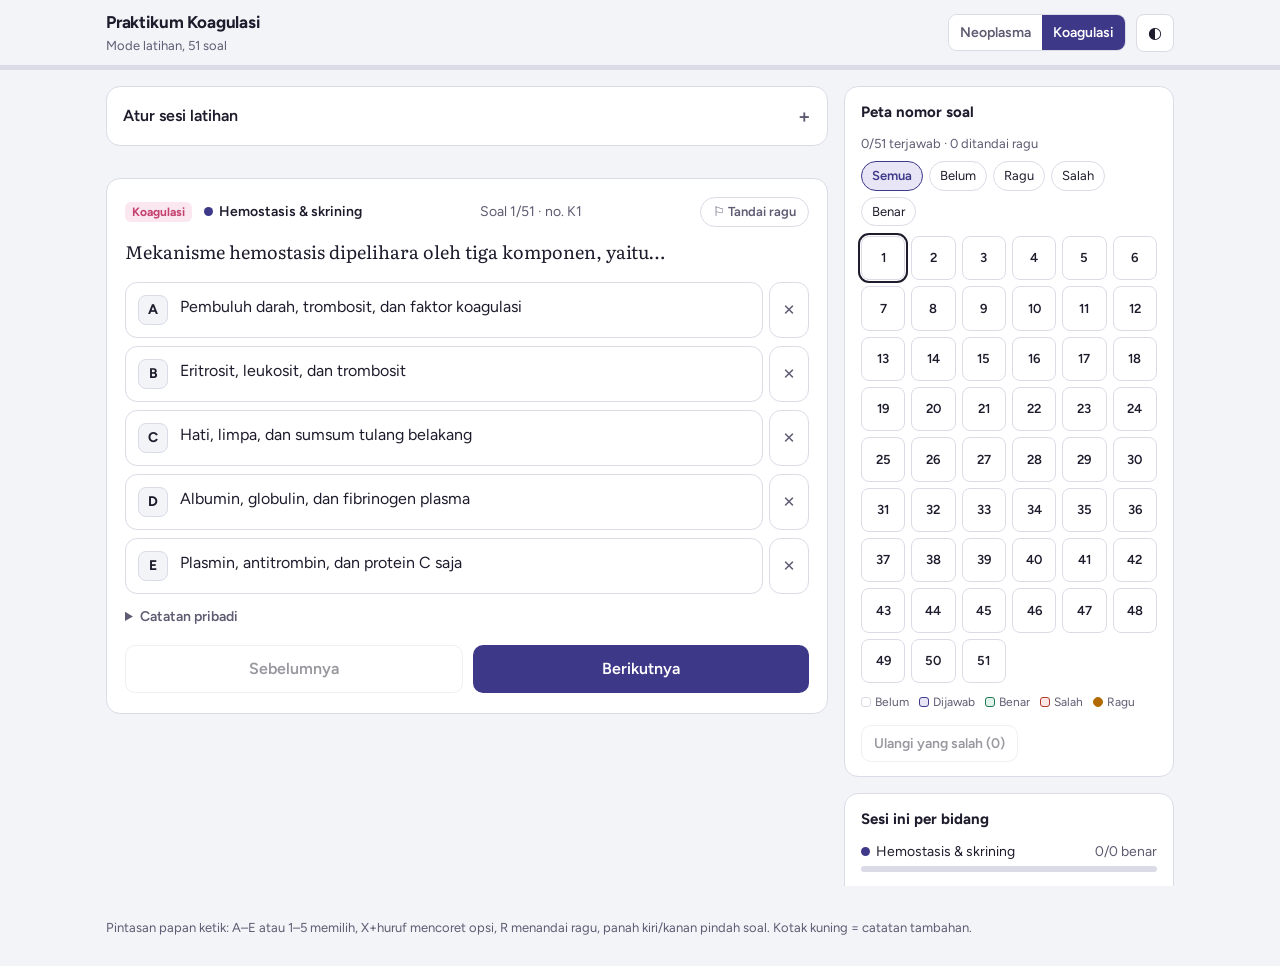
<file: praktikum-koagulasi/index.html>
<!DOCTYPE html><html lang="id"><head><meta charset="utf-8"><title>Praktikum Koagulasi Modul 3.2</title>
<meta http-equiv="refresh" content="0; url=../praktikum-neoplasma/index.html#koagulasi">
<script>location.replace("../praktikum-neoplasma/index.html#koagulasi")</script></head>
<body><p>Praktikum Koagulasi sudah digabung ke <a href="../praktikum-neoplasma/index.html#koagulasi">simulator praktikum</a>.</p></body></html>
</file>
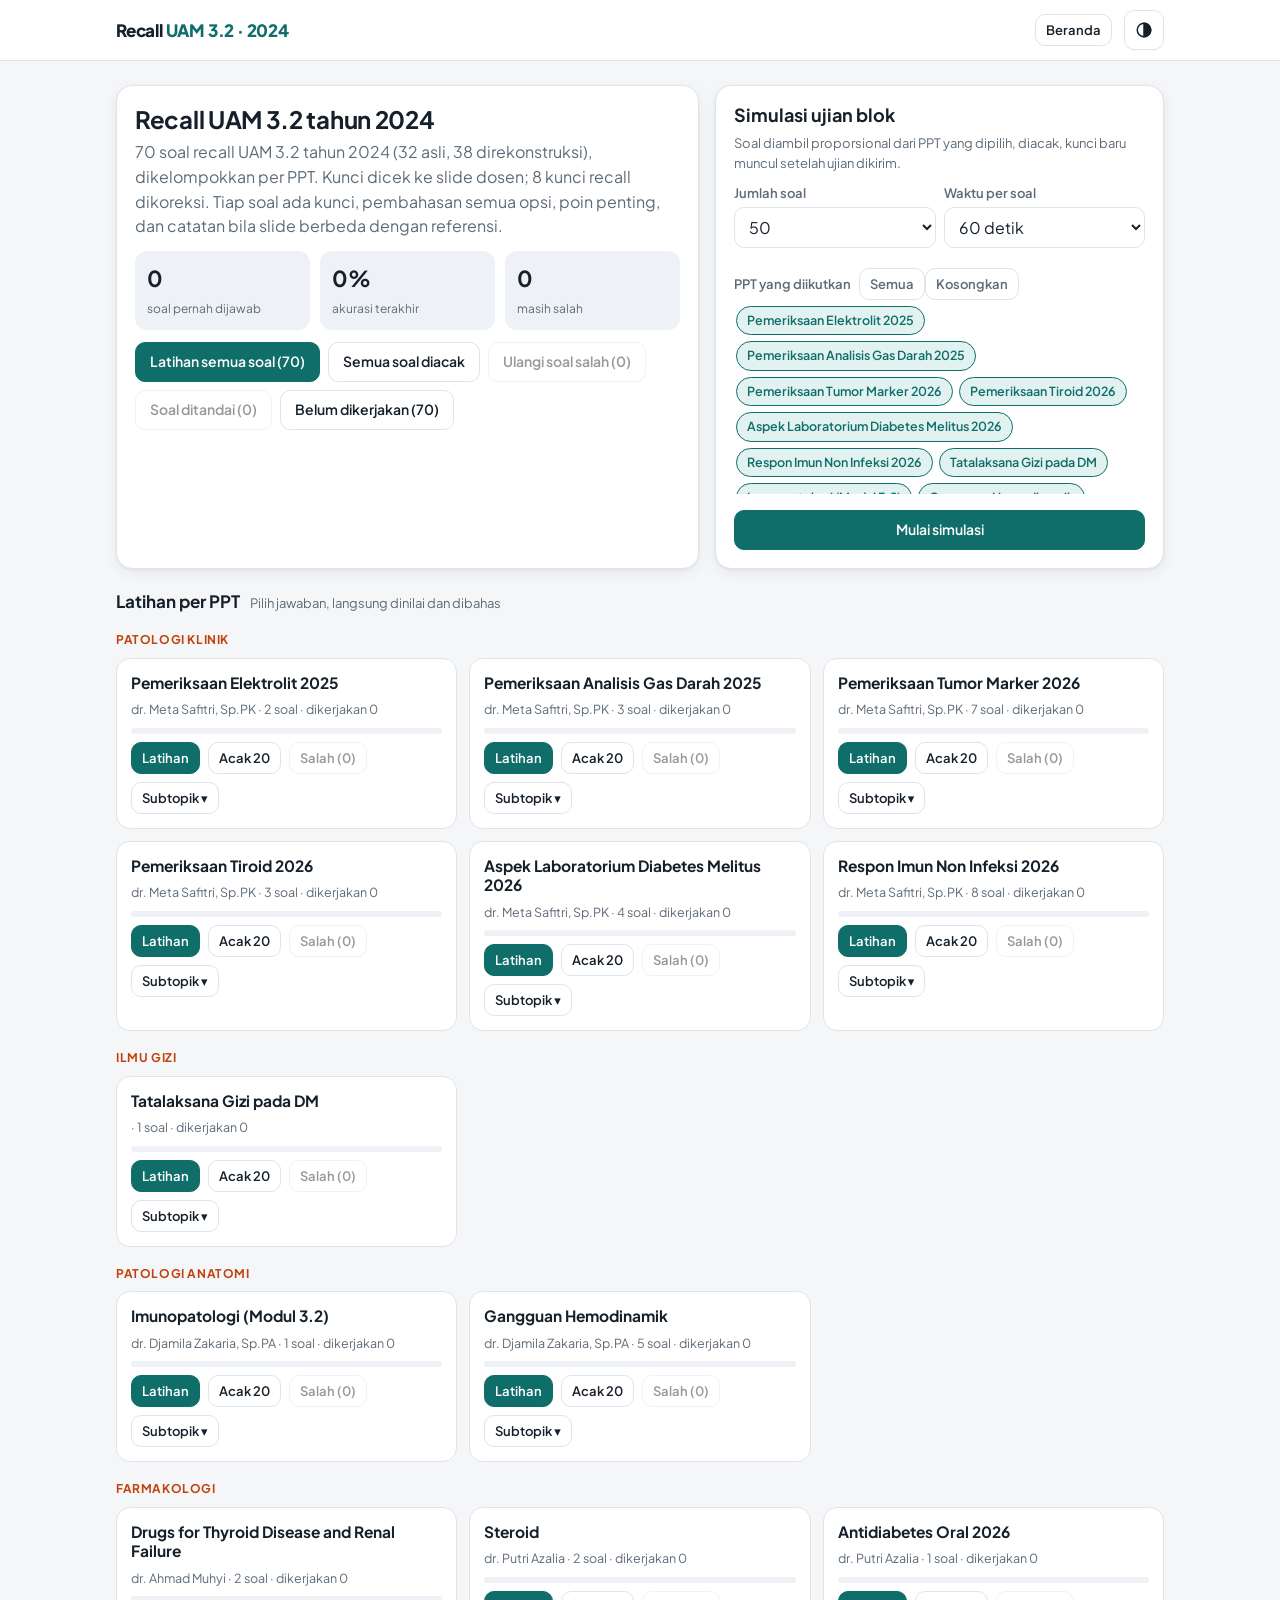
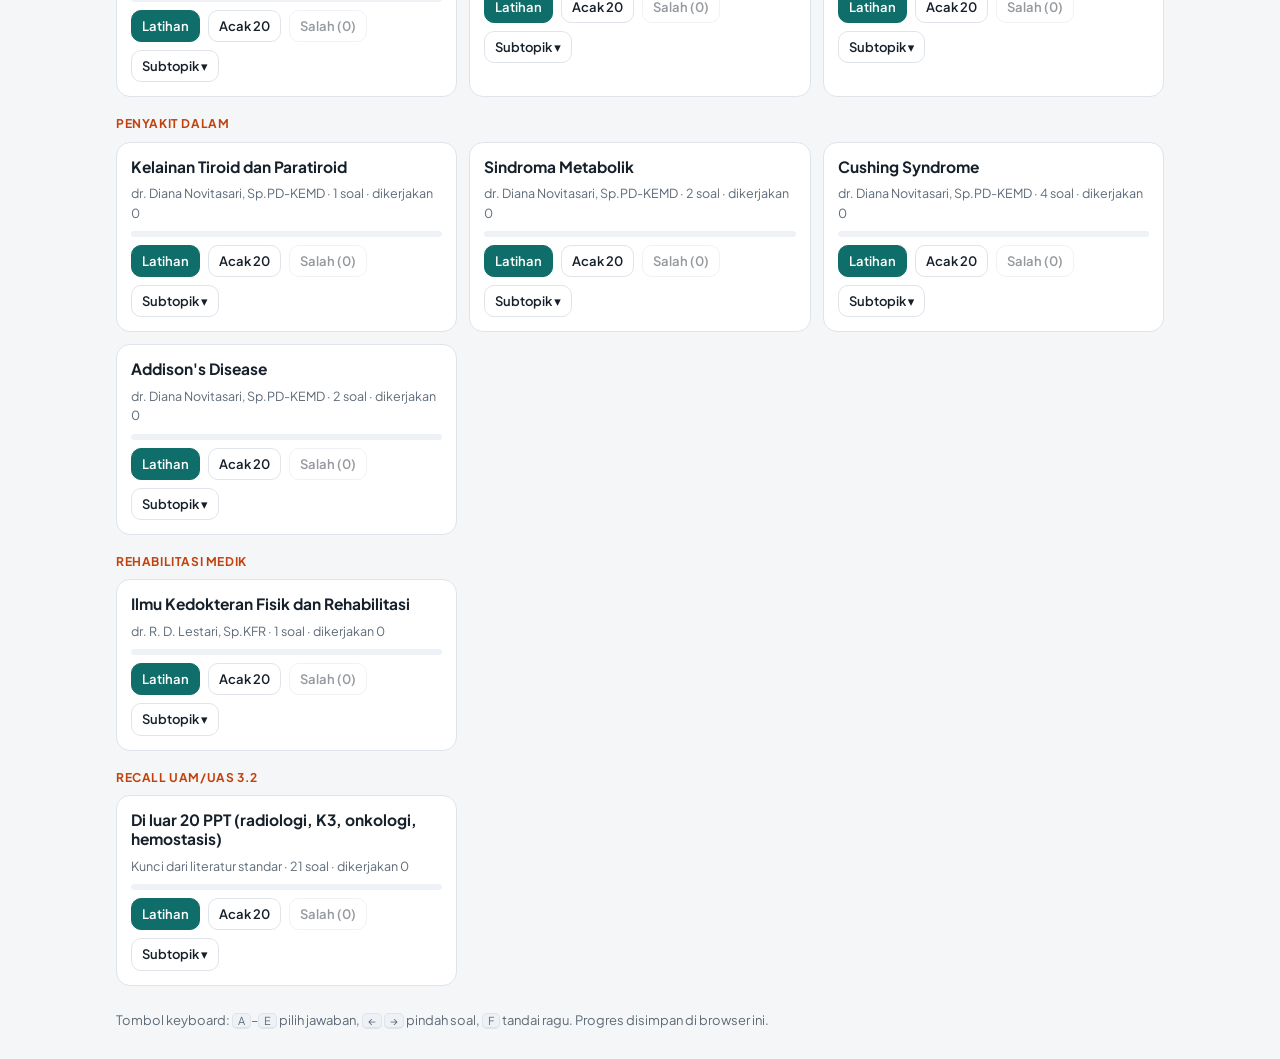
<file: recall-uam-2024/index.html>
<!DOCTYPE html>
<html lang="id">
<head>
<meta charset="utf-8">
<meta name="viewport" content="width=device-width, initial-scale=1">
<title>Recall UAM 3.2 2024</title>
<link rel="preconnect" href="https://fonts.googleapis.com">
<link href="https://fonts.googleapis.com/css2?family=Plus+Jakarta+Sans:wght@400;500;600;700;800&display=swap" rel="stylesheet">
<style>
:root{
  --bg:#f4f6f8;--paper:#ffffff;--ink:#16202a;--muted:#5d6b78;--line:#dfe4ea;--soft:#eef2f6;
  --brand:#0f6e6a;--brand-soft:#e2f2f0;--accent:#c2410c;--accent-soft:#fdeee5;
  --good:#15803d;--good-soft:#e5f5ea;--bad:#b91c1c;--bad-soft:#fdeaea;--warn:#a16207;--warn-soft:#fdf6dc;
  --flag:#7c3aed;--flag-soft:#f1eafe;--hema:#0f6e6a;--hema-soft:#e2f2f0;
  --shadow:0 1px 2px rgba(16,24,40,.06),0 4px 14px rgba(16,24,40,.06);
  --sans:"Plus Jakarta Sans",system-ui,-apple-system,"Segoe UI",Roboto,sans-serif;
}
@media (prefers-color-scheme:dark){:root:not([data-theme="light"]){
  --bg:#0f1418;--paper:#171e24;--ink:#e6edf3;--muted:#98a6b3;--line:#2a343d;--soft:#1e272e;
  --brand:#4fd1c5;--brand-soft:#123432;--accent:#fb923c;--accent-soft:#3a2416;
  --good:#4ade80;--good-soft:#14301f;--bad:#f87171;--bad-soft:#3a1a1a;--warn:#facc15;--warn-soft:#352c0f;
  --flag:#c4b5fd;--flag-soft:#2a2142;--hema:#4fd1c5;--hema-soft:#123432;--shadow:none}}
:root[data-theme="dark"]{
  --bg:#0f1418;--paper:#171e24;--ink:#e6edf3;--muted:#98a6b3;--line:#2a343d;--soft:#1e272e;
  --brand:#4fd1c5;--brand-soft:#123432;--accent:#fb923c;--accent-soft:#3a2416;
  --good:#4ade80;--good-soft:#14301f;--bad:#f87171;--bad-soft:#3a1a1a;--warn:#facc15;--warn-soft:#352c0f;
  --flag:#c4b5fd;--flag-soft:#2a2142;--hema:#4fd1c5;--hema-soft:#123432;--shadow:none}
*{box-sizing:border-box}
html,body{margin:0;background:var(--bg);color:var(--ink);font-family:var(--sans);font-size:16px;line-height:1.55;-webkit-text-size-adjust:100%}
button{font:inherit;color:inherit;cursor:pointer}
.wrap{max-width:1080px;margin:0 auto;padding:16px}
header.top{position:sticky;top:0;z-index:20;background:var(--paper);border-bottom:1px solid var(--line)}
header.top .wrap{display:flex;align-items:center;gap:12px;padding-top:10px;padding-bottom:10px}
.logo{font-weight:800;font-size:17px;letter-spacing:-.2px}
.logo span{color:var(--brand)}
.sp{flex:1}
.btn{border:1px solid var(--line);background:var(--paper);border-radius:10px;padding:8px 14px;font-weight:600;font-size:14px;display:inline-flex;align-items:center;gap:6px;min-height:40px}
.btn:hover{border-color:var(--brand)}
.btn.pri{background:var(--brand);border-color:var(--brand);color:#fff}
:root[data-theme="dark"] .btn.pri{color:#06201e}
@media (prefers-color-scheme:dark){:root:not([data-theme="light"]) .btn.pri{color:#06201e}}
.btn.ghost{background:transparent}
.btn.sm{padding:5px 10px;min-height:32px;font-size:13px}
.btn[disabled]{opacity:.45;cursor:not-allowed}
.icon-btn{border:1px solid var(--line);background:var(--paper);border-radius:10px;width:40px;height:40px;display:grid;place-items:center}
h1,h2,h3{line-height:1.25;margin:0}
.hero{display:grid;grid-template-columns:1.3fr 1fr;gap:16px;margin:8px 0 20px}
.panel{background:var(--paper);border:1px solid var(--line);border-radius:16px;padding:18px;box-shadow:var(--shadow)}
.panel h2{font-size:18px;margin-bottom:6px}
.muted{color:var(--muted)}
.small{font-size:13px}
.stats{display:grid;grid-template-columns:repeat(3,1fr);gap:10px;margin-top:12px}
.stat{background:var(--soft);border-radius:12px;padding:10px 12px}
.stat b{display:block;font-size:22px}
.stat span{font-size:12px;color:var(--muted)}
.row{display:flex;gap:8px;flex-wrap:wrap;align-items:center}
.field{display:flex;flex-direction:column;gap:4px;margin:10px 0}
.field label{font-size:13px;font-weight:600;color:var(--muted)}
select,input[type=number]{font:inherit;background:var(--paper);color:var(--ink);border:1px solid var(--line);border-radius:10px;padding:8px 10px;min-height:40px}
.chips{display:flex;flex-wrap:wrap;gap:6px;max-height:190px;overflow:auto;padding:2px}
.chip{border:1px solid var(--line);border-radius:999px;padding:4px 10px;font-size:12.5px;background:var(--paper);user-select:none}
.chip.on{background:var(--brand-soft);border-color:var(--brand);color:var(--brand);font-weight:600}
.lp-grid{display:grid;grid-template-columns:repeat(4,1fr);gap:10px}
@media (max-width:720px){.lp-grid{grid-template-columns:1fr 1fr}}
.bag-btns{display:flex;flex-wrap:wrap;gap:6px;margin:4px 0 6px}
.resume{display:flex;align-items:center;gap:10px;flex-wrap:wrap;background:var(--brand-soft);border:1px solid var(--brand);border-radius:14px;padding:12px 14px;margin:0 0 16px}
.sect-t{display:flex;align-items:baseline;gap:10px;margin:22px 0 10px}
.sect-t h2{font-size:17px}
.grid{display:grid;grid-template-columns:repeat(auto-fill,minmax(300px,1fr));gap:12px}
.card{background:var(--paper);border:1px solid var(--line);border-radius:14px;padding:14px;display:flex;flex-direction:column;gap:8px}
.card h3{font-size:15.5px}
.card .meta{font-size:12.5px;color:var(--muted)}
.bar{height:6px;background:var(--soft);border-radius:99px;overflow:hidden}
.bar i{display:block;height:100%;background:var(--brand)}
.topics{display:none;border-top:1px dashed var(--line);padding-top:8px}
.topics.open{display:block}
.topics div{display:flex;justify-content:space-between;font-size:13px;padding:2px 0;gap:10px}
.bagian-h{font-size:12px;font-weight:700;text-transform:uppercase;letter-spacing:.6px;color:var(--accent);margin:18px 0 8px}
/* quiz */
.qbar{display:flex;align-items:center;gap:10px;flex-wrap:wrap;margin:6px 0 12px}
.pill{font-size:12.5px;font-weight:600;padding:4px 10px;border-radius:999px;background:var(--soft);color:var(--muted)}
.pill.brand{background:var(--brand-soft);color:var(--brand)}
.pill.asli{background:var(--accent-soft);color:var(--accent)}
.pill.pred{background:var(--flag-soft);color:var(--flag)}
.pill.baru{background:var(--good-soft);color:var(--good)}
.timer{font-variant-numeric:tabular-nums;font-weight:700}
.timer.low{color:var(--bad)}
.layout{display:grid;grid-template-columns:1fr 260px;gap:16px;align-items:start}
.qcard{background:var(--paper);border:1px solid var(--line);border-radius:16px;padding:20px;box-shadow:var(--shadow)}
.qnum{font-size:13px;color:var(--muted);font-weight:600;margin-bottom:8px}
.stem{font-size:16.5px;margin-bottom:16px}
.stem p{margin:0 0 8px}
.opts{display:flex;flex-direction:column;gap:8px}
.opt{display:flex;gap:10px;align-items:flex-start;border:1.5px solid var(--line);border-radius:12px;padding:10px 12px;background:var(--paper);text-align:left;width:100%;position:relative}
.opt:hover{border-color:var(--brand)}
.opt .L{flex:0 0 28px;height:28px;border-radius:8px;display:grid;place-items:center;font-weight:700;background:var(--soft);font-size:14px}
.opt .T{flex:1;padding-top:2px}
.opt.sel{border-color:var(--brand);background:var(--brand-soft)}
.opt.sel .L{background:var(--brand);color:#fff}
.opt.ok{border-color:var(--good);background:var(--good-soft)}
.opt.ok .L{background:var(--good);color:#fff}
.opt.no{border-color:var(--bad);background:var(--bad-soft)}
.opt.no .L{background:var(--bad);color:#fff}
.opt.struck .T{text-decoration:line-through;opacity:.5}
.opt .x{flex:0 0 auto;border:none;background:transparent;color:var(--muted);font-size:14px;padding:2px 6px;border-radius:6px}
.opt .x:hover{background:var(--soft)}
.opt.locked{cursor:default}
.qnav{display:flex;gap:8px;margin-top:16px;flex-wrap:wrap}
.qnav .sp{flex:1}
.side{position:sticky;top:76px}
.map{display:grid;grid-template-columns:repeat(6,1fr);gap:5px;max-height:52vh;overflow:auto;padding:2px}
.map button{border:1px solid var(--line);background:var(--paper);border-radius:8px;height:34px;font-size:12.5px;font-weight:600;position:relative}
.map button.ans{background:var(--brand-soft);border-color:var(--brand);color:var(--brand)}
.map button.ok{background:var(--good-soft);border-color:var(--good);color:var(--good)}
.map button.no{background:var(--bad-soft);border-color:var(--bad);color:var(--bad)}
.map button.cur{outline:2px solid var(--ink);outline-offset:1px}
.map button.fl::after{content:"";position:absolute;top:3px;right:3px;width:7px;height:7px;border-radius:50%;background:var(--flag)}
.legend{display:flex;flex-wrap:wrap;gap:8px;font-size:12px;color:var(--muted);margin:8px 0}
.legend i{display:inline-block;width:11px;height:11px;border-radius:3px;border:1px solid var(--line);vertical-align:-1px;margin-right:4px}
/* pembahasan */
.expl{margin-top:16px;border-top:1px solid var(--line);padding-top:14px;display:flex;flex-direction:column;gap:12px}
.verdict{font-weight:800;font-size:15px;padding:10px 12px;border-radius:12px}
.verdict.ok{background:var(--good-soft);color:var(--good)}
.verdict.no{background:var(--bad-soft);color:var(--bad)}
.verdict.na{background:var(--soft);color:var(--muted)}
.blk h4{margin:0 0 4px;font-size:13px;text-transform:uppercase;letter-spacing:.5px;color:var(--muted)}
.blk .body{font-size:15px}
.optx{border:1px solid var(--line);border-radius:12px;padding:10px 12px;margin-bottom:6px;font-size:14.5px}
.optx.good{border-color:var(--good);background:var(--good-soft)}
.optx.mine{border-color:var(--bad)}
.optx .h{font-weight:700;margin-bottom:4px}
.optx .h em{font-style:normal;font-size:12px;font-weight:700;padding:1px 7px;border-radius:99px;margin-left:6px}
.optx .h em.g{background:var(--good);color:#fff}
.optx .h em.b{background:var(--bad);color:#fff}
.optx .h em.m{background:var(--soft);color:var(--muted)}
.optx p{margin:2px 0}
.optx p b{color:var(--muted);font-weight:600}
.note{background:var(--warn-soft);border-left:4px solid var(--warn);border-radius:10px;padding:10px 12px;font-size:14.5px}
.tip{background:var(--brand-soft);border-left:4px solid var(--brand);border-radius:10px;padding:10px 12px;font-size:14.5px}
.key{background:var(--soft);border-radius:10px;padding:10px 12px;font-size:14.5px}
.mistake{background:var(--bad-soft);border-left:4px solid var(--bad);border-radius:10px;padding:10px 12px;font-size:14.5px}
/* tabel & gambar dari bank lama */
.lab{margin:12px 0;padding:12px 14px;border:1px solid var(--line);border-radius:12px;background:var(--soft);max-width:100%;overflow-x:auto}
.lab-t{font-weight:700;font-size:14px;color:var(--hema)}
.lab-i{font-size:13px;color:var(--muted);margin:2px 0 6px}
.lab-n{font-size:13px;color:var(--warn);margin-top:6px}
.t22{border-collapse:collapse;font-size:15px;min-width:100%}
.t22 th,.t22 td{border-bottom:1px solid var(--line);padding:6px 10px;text-align:left}
.t22 th{font-size:13px;color:var(--muted)}
.t22 .fl{color:var(--bad)}
.tagnew{display:inline-block;font-size:12px;font-weight:700;padding:2px 8px;border-radius:999px;background:var(--hema-soft);color:var(--hema);vertical-align:2px}
.qimg{display:block;max-width:100%;max-height:360px;width:auto;height:auto;margin:12px 0;border-radius:10px;border:1px solid var(--line);background:#fff;cursor:zoom-in}
.qimg.zoom{max-height:none;width:100%;cursor:zoom-out}
/* hasil */
.score{display:flex;gap:16px;align-items:center;flex-wrap:wrap}
.ring{width:110px;height:110px;border-radius:50%;display:grid;place-items:center;font-weight:800;font-size:26px}
table.rt{width:100%;border-collapse:collapse;font-size:14px}
table.rt th,table.rt td{padding:7px 8px;border-bottom:1px solid var(--line);text-align:left;vertical-align:top}
table.rt th{font-size:12px;color:var(--muted);text-transform:uppercase;letter-spacing:.4px}
table.rt td.n{text-align:right;font-variant-numeric:tabular-nums;white-space:nowrap}
.tbl-wrap{overflow-x:auto}
.wrong-item{border:1px solid var(--line);border-radius:12px;margin-bottom:8px;background:var(--paper)}
.wrong-item>button{width:100%;text-align:left;border:none;background:transparent;padding:12px;display:flex;gap:10px}
.wrong-item .wi-body{padding:0 12px 12px;display:none}
.wrong-item.open .wi-body{display:block}
.modal-bg{position:fixed;inset:0;background:rgba(0,0,0,.45);display:none;align-items:center;justify-content:center;z-index:50;padding:16px}
.modal-bg.show{display:flex}
.modal{background:var(--paper);border-radius:16px;padding:20px;max-width:420px;width:100%;border:1px solid var(--line)}
.modal h3{margin-bottom:8px}
.hide{display:none!important}
.mob-map{display:none}
@media (max-width:860px){
  .hero{grid-template-columns:1fr}
  .layout{grid-template-columns:1fr}
  .side{display:none;position:static}
  .side.show{display:block}
  .mob-map{display:inline-flex}
  .qcard{padding:16px}
  .map{grid-template-columns:repeat(8,1fr)}
}
@media (max-width:420px){.stats{grid-template-columns:repeat(3,1fr)}.stat b{font-size:18px}.map{grid-template-columns:repeat(6,1fr)}}
kbd{font-family:inherit;font-size:11px;border:1px solid var(--line);border-bottom-width:2px;border-radius:5px;padding:0 5px;background:var(--soft)}
</style>
<script data-goatcounter="https://fmusaaa.goatcounter.com/count"
        async src="https://gc.zgo.at/count.js"></script>
</head>
<body>
<header class="top"><div class="wrap">
  <div class="logo">Recall <span>UAM 3.2 · 2024</span></div>
  <div class="sp"></div>
  <button class="btn sm ghost" id="homeBtn">Beranda</button>
  <button class="icon-btn" id="themeBtn" title="Ganti tema" aria-label="Ganti tema"><svg width="18" height="18" viewBox="0 0 24 24" fill="none" stroke="currentColor" stroke-width="2"><circle cx="12" cy="12" r="9"/><path d="M12 3v18a9 9 0 0 0 0-18z" fill="currentColor"/></svg></button>
</div></header>

<main class="wrap" id="app"></main>

<div class="modal-bg" id="modal"><div class="modal">
  <h3 id="mTitle"></h3><div id="mBody" class="muted"></div>
  <div class="row" style="justify-content:flex-end;margin-top:16px"><button class="btn" id="mNo">Batal</button><button class="btn pri" id="mYes">Ya</button></div>
</div></div>

<script type="application/json" id="bank">{"ppts":[{"id":"el","title":"Pemeriksaan Elektrolit 2025","bagian":"Patologi Klinik","dosen":"dr. Meta Safitri, Sp.PK"},{"id":"agd","title":"Pemeriksaan Analisis Gas Darah 2025","bagian":"Patologi Klinik","dosen":"dr. Meta Safitri, Sp.PK"},{"id":"tm","title":"Pemeriksaan Tumor Marker 2026","bagian":"Patologi Klinik","dosen":"dr. Meta Safitri, Sp.PK"},{"id":"tir","title":"Pemeriksaan Tiroid 2026","bagian":"Patologi Klinik","dosen":"dr. Meta Safitri, Sp.PK"},{"id":"ldm","title":"Aspek Laboratorium Diabetes Melitus 2026","bagian":"Patologi Klinik","dosen":"dr. Meta Safitri, Sp.PK"},{"id":"rinf","title":"Respon Imun Non Infeksi 2026","bagian":"Patologi Klinik","dosen":"dr. Meta Safitri, Sp.PK"},{"id":"gdm","title":"Tatalaksana Gizi pada DM","bagian":"Ilmu Gizi","dosen":""},{"id":"imun","title":"Imunopatologi (Modul 3.2)","bagian":"Patologi Anatomi","dosen":"dr. Djamila Zakaria, Sp.PA"},{"id":"hemo","title":"Gangguan Hemodinamik","bagian":"Patologi Anatomi","dosen":"dr. Djamila Zakaria, Sp.PA"},{"id":"ftr","title":"Drugs for Thyroid Disease and Renal Failure","bagian":"Farmakologi","dosen":"dr. Ahmad Muhyi"},{"id":"ster","title":"Steroid","bagian":"Farmakologi","dosen":"dr. Putri Azalia"},{"id":"ado","title":"Antidiabetes Oral 2026","bagian":"Farmakologi","dosen":"dr. Putri Azalia"},{"id":"ktp","title":"Kelainan Tiroid dan Paratiroid","bagian":"Penyakit Dalam","dosen":"dr. Diana Novitasari, Sp.PD-KEMD"},{"id":"sm","title":"Sindroma Metabolik","bagian":"Penyakit Dalam","dosen":"dr. Diana Novitasari, Sp.PD-KEMD"},{"id":"cush","title":"Cushing Syndrome","bagian":"Penyakit Dalam","dosen":"dr. Diana Novitasari, Sp.PD-KEMD"},{"id":"add","title":"Addison's Disease","bagian":"Penyakit Dalam","dosen":"dr. Diana Novitasari, Sp.PD-KEMD"},{"id":"kfr","title":"Ilmu Kedokteran Fisik dan Rehabilitasi","bagian":"Rehabilitasi Medik","dosen":"dr. R. D. Lestari, Sp.KFR"},{"id":"lain","title":"Di luar 20 PPT (radiologi, K3, onkologi, hemostasis)","bagian":"Recall UAM/UAS 3.2","dosen":"Kunci dari literatur standar"}],"qs":[{"id":1,"ppt":"el","topik":"Recall no. 29","s":"Elektrolit yang paling banyak berada di cairan ekstraseluler adalah:","o":[["Natrium","Kation utama ekstrasel (135–145 mEq/L).","Benar."],["Kalium","Kation utama intrasel.","Bukan ekstrasel."],["Kalsium","Kadarnya kecil (± 2,2–2,6 mmol/L).","Tidak sesuai."],["Klorida","Anion utama ekstrasel, tetapi kadarnya di bawah natrium.","Natrium tetap terbanyak."],["Magnesium","Kation intrasel kedua terbanyak.","Tidak sesuai."]],"a":0,"p":"Ekstrasel: Na⁺ dan Cl⁻, HCO₃⁻. Intrasel: K⁺, Mg²⁺, fosfat, protein.","k":"Na = luar, K = dalam.","t":"Ingat pompa Na-K: Na dipompa keluar, K masuk.","n":"","tag":"asli","src":"uam2024","ord":29},{"id":2,"ppt":"el","topik":"Recall no. 38","s":"Pemeriksaan kalium harus memperhatikan faktor pra-analitik. Kondisi pra-analitik yang menyebabkan kadar kalium <b>tinggi palsu<\/b> adalah:","o":[["Sampel hemolisis","Eritrosit pecah melepaskan K⁺ intrasel ke serum (pseudohiperkalemia).","Benar."],["Sampel ikterik","Bilirubin tinggi terutama mengganggu metode kolorimetri tertentu.","Bukan penyebab klasik kalium tinggi palsu."],["Sampel lipemik","Mengganggu pengukuran natrium dengan ISE indirek (pseudohiponatremia).","Bukan kalium tinggi palsu."],["Antikoagulan heparin","Antikoagulan yang dianjurkan (Li-heparin).","Tidak menaikkan kalium."],["Antikoagulan sitrat","Mengikat kalsium.","Tidak menaikkan kalium."]],"a":0,"p":"Penyebab pseudohiperkalemia lain: kepalan tangan berulang saat sampling, tourniquet terlalu lama, darah lama tidak dipisah, trombositosis/leukositosis ekstrem, kontaminasi EDTA-K₂.","k":"Hemolisis → K naik palsu; lipemik → Na turun palsu.","t":"Hubungkan analit dengan isi sel: K banyak di eritrosit, jadi hemolisis menaikkan K.","n":"<b>Koreksi kunci recall:<\/b> recall menulis jawaban B (ikterik), padahal coretan di file menandai C (hemolisis). Jawaban yang benar C. Hemolisis.","tag":"asli","src":"uam2024","ord":38},{"id":3,"ppt":"agd","topik":"Recall no. 26","s":"Sebelum pengambilan sampel AGD dari arteri radialis, dilakukan tes untuk menilai sirkulasi kolateral dari arteri ulnaris. Tes tersebut adalah:","o":[["Tes Allen","Arteri radialis dan ulnaris ditekan, tangan mengepal hingga pucat, lalu tekanan a. ulnaris dilepas; warna kembali < 5–15 detik berarti kolateral adekuat.","Benar."],["Tes Tourniquet","<b>Keterangan:<\/b> Rumple-Leede. Uji kerapuhan kapiler pada DBD.","Bukan untuk AGD."],["Tes Trendelenburg","Menilai insufisiensi katup vena.","Tidak sesuai."],["Tes Phalen","Menilai carpal tunnel syndrome.","Tidak sesuai."],["Tes Romberg","Menilai keseimbangan/propiosepsi.","Tidak sesuai."]],"a":0,"p":"Slide AGD: lokasi sampling biasanya a. radialis; lakukan tes Allen untuk menilai kolateral.","k":"AGD radialis → tes Allen dulu.","t":"Allen = Arteri.","n":"Batas waktu pemulihan warna (5–15 detik) adalah pelengkap dari literatur.","tag":"rekon","src":"uam2024","ord":26},{"id":4,"ppt":"agd","topik":"Recall no. 11, 27, 74","s":"Menurut slide Pemeriksaan AGD, kontraindikasi pengambilan sampel darah arteri adalah:","o":[["Sirkulasi arteri kolateral yang tidak adekuat","<b>Keterangan:<\/b> tes Allen abnormal. Bila a. radialis rusak, tangan tidak mendapat suplai cukup.","Benar."],["Pasien hiperkapnia kronik yang mendapat terapi O₂","Termasuk indikasi AGD di slide.","Bukan kontraindikasi."],["Pasien kritis saat operasi toraks","Termasuk indikasi.","Bukan kontraindikasi."],["Pasien yang direncanakan terapi O₂ jangka panjang","Termasuk indikasi.","Bukan kontraindikasi."],["Pasien dengan gangguan asam-basa yang dicurigai","Indikasi utama AGD.","Bukan kontraindikasi."]],"a":0,"p":"Kontraindikasi di slide: sirkulasi arteri kolateral tidak adekuat, gangguan pembekuan darah, terapi antikoagulan dosis sedang–tinggi, lokasi pascaoperasi/prosedur tertentu, ada penyakit di sekitar lokasi sampling.","k":"Kontraindikasi AGD: kolateral buruk, koagulopati/antikoagulan, lokasi bermasalah.","t":"Bedakan indikasi (kondisi pasien butuh AGD) dan kontraindikasi (risiko tindakan).","n":"Slide menulis \"Tidak ada gangguan pembekuan darah\" di bawah judul kontraindikasi. Maksudnya justru <b>adanya<\/b> gangguan pembekuan darah merupakan kontraindikasi.","tag":"rekon","src":"uam2024","ord":11},{"id":5,"ppt":"agd","topik":"Recall no. 28","s":"Antikoagulan yang digunakan pada spuit untuk pemeriksaan AGD adalah:","o":[["Heparin","<b>Keterangan:<\/b> lithium/sodium heparin. Tidak mengubah pH dan gas darah bila jumlahnya tepat.","Benar."],["EDTA","Untuk hematologi rutin.","Mengubah pH dan tidak dipakai untuk AGD."],["Sitrat","Untuk koagulasi.","Mengencerkan dan mengubah hasil."],["Oksalat-fluorida","Untuk glukosa (menghambat glikolisis).","Tidak untuk AGD."],["Tanpa antikoagulan","Darah membeku.","Sampel tidak bisa dianalisis."]],"a":0,"p":"Heparin berlebih menyebabkan dilusi (PCO₂ dan HCO₃ turun palsu). Sampel dikirim segera tanpa gelembung udara, dalam es bila tertunda.","k":"AGD = heparin.","t":"Hafal pasangan: AGD–heparin, hematologi–EDTA, koagulasi–sitrat, glukosa–fluorida.","n":"","tag":"rekon","src":"uam2024","ord":28},{"id":6,"ppt":"tm","topik":"Recall no. 12, 52","s":"Laki-laki 34 tahun mengeluh benjolan leher kiri sejak 6 bulan, mobile, tidak nyeri, disertai pembesaran KGB. USG: massa solid soliter 3 × 4 cm. Biopsi: karsinoma tiroid. Petanda tumor yang tepat diperiksa (sesuai opsi) adalah:","o":[["Kalsitonin","Slide: meningkat berhubungan dengan Ca tiroid, berkorelasi dengan ukuran tumor dan metastasis, untuk monitoring terapi dan rekurensi (khas karsinoma meduler).","Benar sesuai opsi recall."],["Kalsium ion","Elektrolit, bukan petanda tumor.","Tidak sesuai."],["Kalsium serum","Elektrolit.","Tidak sesuai."],["AFP","Petanda HCC dan tumor sel germinal.","Tidak sesuai."],["PSA","Petanda kanker prostat.","Tidak sesuai."]],"a":0,"p":"Slide Tumor Marker: kalsitonin terkait Ca tiroid (monitoring dan rekurensi); tiroglobulin juga marker Ca tiroid.","k":"Ca tiroid meduler → kalsitonin; Ca tiroid berdiferensiasi (papiler/folikuler) → tiroglobulin (pascatiroidektomi).","t":"Bila opsinya hanya kalsium vs kalsitonin, pilih kalsitonin.","n":"Recall no. 52 menampilkan opsi kalsitonin vs tiroglobulin, dan penulis recall ragu. Secara klinis, laki-laki muda dengan metastasis KGB lebih khas karsinoma papiler (marker: tiroglobulin, dipakai setelah tiroidektomi total). Kalsitonin khas karsinoma meduler. Karena slide menyebut keduanya, kunci recall (kalsitonin) diikuti, tetapi siapkan alasan ini kalau keluar opsi tiroglobulin.","tag":"rekon","src":"uam2024","ord":12},{"id":7,"ppt":"tm","topik":"Recall no. 31","s":"Pemeriksaan petanda tumor yang digunakan untuk <b>memperkirakan respons terapi<\/b> dalam merencanakan pengobatan pasien (misalnya terapi trastuzumab/Herceptin pada kanker payudara) adalah:","o":[["HER2/neu","Slide: pemeriksaan HER2/neu untuk memperkirakan respons terapi Herceptin pada kanker payudara.","Benar."],["CEA","Untuk monitoring terapi dan rekurensi Ca kolorektal.","Bukan prediktor respons terapi target."],["PSA","Diagnosis dan monitoring Ca prostat.","Tidak sesuai."],["CA 19-9","Ca pankreas/hepatobilier.","Tidak sesuai."],["CA 125","Ca ovarium.","Tidak sesuai."]],"a":0,"p":"Slide Fungsi Tumor Marker: \"memperkirakan respons terapi\" dicontohkan dengan reseptor estrogen (respons antiestrogen) dan HER2/neu (respons Herceptin).","k":"Prediksi respons terapi: ER (tamoksifen), HER2 (trastuzumab).","t":"\"Memperkirakan respons terapi\" ≠ \"memantau efektivitas terapi\".","n":"<b>Koreksi kunci recall:<\/b> recall menandai A (CEA). Sesuai slide, yang dipakai untuk memperkirakan respons terapi adalah HER2/neu (B). CEA dipakai untuk pemantauan efektivitas terapi, fungsi yang berbeda di slide.","tag":"asli","src":"uam2024","ord":31},{"id":8,"ppt":"tm","topik":"Recall no. 32, 73","s":"Petanda tumor yang memiliki spesifisitas tinggi untuk neoplasma ovarium adalah:","o":[["CA 125","Ditemukan Bast 1983 untuk Ca ovarium, cut-off 35 U/mL.","Benar."],["PSA","Ca prostat.","Tidak sesuai."],["CEA","Ca kolorektal.","Tidak sesuai."],["AFP","HCC, tumor sel germinal (bisa ovarium yolk sac tumor).","Bukan marker utama epitelial ovarium."],["IgG","Imunoglobulin, bukan petanda tumor.","Tidak sesuai."]],"a":0,"p":"CA 125 juga meningkat pada endometriosis, kehamilan awal, sirosis, dan Ca pankreas/paru/kolorektal, jadi tetap perlu korelasi klinis.","k":"Ovarium = CA 125.","t":"Hafal pasangan organ–marker.","n":"","tag":"asli","src":"uam2024","ord":32},{"id":9,"ppt":"tm","topik":"Recall no. 35","s":"Pemeriksaan laboratorium petanda tumor sebagian besar menggunakan metode:","o":[["Immunoassay","<b>Keterangan:<\/b> ELISA, RIA, IRMA, CLIA, FPIA. Berdasarkan reaksi antigen–antibodi.","Benar."],["Kolorimetri","Untuk analit kimia klinik (glukosa, kolesterol).","Tidak sesuai."],["Flowsitometri","Untuk imunofenotiping sel.","Tidak sesuai."],["Koagulometri","Untuk PT/aPTT.","Tidak sesuai."],["Kromatografi","Untuk pemisahan senyawa (obat, hormon tertentu).","Bukan metode utama."]],"a":0,"p":"Slide: sampel serum/plasma, diperiksa serial dengan metode dan laboratorium yang sama.","k":"Tumor marker = immunoassay.","t":"Marker berupa protein/antigen, jadi diukur dengan antibodi.","n":"","tag":"asli","src":"uam2024","ord":35},{"id":10,"ppt":"tm","topik":"Recall no. 51","s":"Petanda tumor berupa glikoprotein yang secara normal diproduksi sel hepatosit imatur pada fetus dan strukturnya homolog dengan albumin adalah:","o":[["AFP","<b>Keterangan:<\/b> alfa-fetoprotein. Marker HCC dan tumor sel germinal.","Benar."],["CEA","Antigen onkofetal kolorektal.","Bukan dari hepatosit fetus."],["hCG","Dari sinsitiotrofoblas.","Tidak sesuai."],["CA 19-9","Marker pankreas.","Tidak sesuai."],["PSA","Dari epitel prostat.","Tidak sesuai."]],"a":0,"p":"AFP meningkat pada keganasan (HCC, tumor sel germinal, metastasis hati) dan nonkeganasan (kehamilan, sirosis, hepatitis).","k":"AFP = hati fetus = HCC.","t":"\"Fetus + hepatosit\" → AFP.","n":"","tag":"rekon","src":"uam2024","ord":51},{"id":11,"ppt":"tm","topik":"Recall no. 53","s":"Petanda tumor yang kadarnya dapat meningkat pada perokok sehingga menjadi faktor interferensi adalah:","o":[["CEA","Slide: merokok meningkatkan CEA.","Benar."],["PSA","Meningkat setelah colok dubur/manipulasi transuretra.","Tidak sesuai."],["CA 19-9","Meningkat pada penyakit reumatik.","Tidak sesuai."],["AFP","Meningkat pada kehamilan, hepatitis.","Tidak sesuai."],["CA 125","Meningkat pada endometriosis, kehamilan awal.","Tidak sesuai."]],"a":0,"p":"Riwayat klinis (merokok, CKD, kolestasis, reumatik, prosedur) wajib diketahui sebelum menyimpulkan keganasan dari tumor marker.","k":"Rokok → CEA.","t":"\"Perokok\" pada soal tumor marker hampir selalu CEA.","n":"","tag":"rekon","src":"uam2024","ord":53},{"id":12,"ppt":"tm","topik":"Recall no. 72","s":"Tumor marker yang paling sering dipakai secara luas dalam praktik klinis adalah:","o":[["CEA","Marker paling luas dipakai, terutama pemantauan Ca kolorektal; meningkat pada banyak keganasan GI, paru, payudara.","Benar menurut recall."],["PSA","Spesifik organ prostat.","Pemakaian terbatas pada pria."],["CA 15-3","Monitoring Ca payudara.","Pemakaian lebih terbatas."],["CA 19-9","Pankreas/hepatobilier.","Pemakaian lebih terbatas."],["CA 125","Ovarium.","Pemakaian lebih terbatas."]],"a":0,"p":"CEA ditemukan Gold & Freedman (1965), glikoprotein onkofetal.","k":"CEA = marker serbaguna.","t":"Bila soal menanyakan \"paling sering/umum\", pilih CEA.","n":"Soal ini tidak tertera di slide secara eksplisit; kunci mengikuti recall dan literatur umum.","tag":"asli","src":"uam2024","ord":72},{"id":13,"ppt":"tir","topik":"Recall no. 25","s":"Kelenjar tiroid dipengaruhi hipotalamus dan hipofisis. Hormon yang dihasilkan hipofisis untuk merangsang tiroid adalah:","o":[["TSH","Dari hipofisis anterior (tirotrop).","Benar."],["TRH","Dari hipotalamus.","Bukan hipofisis."],["T4","<b>Keterangan:<\/b> tiroksin. Dari kelenjar tiroid.","Bukan hipofisis."],["Kalsitonin","Dari sel parafolikuler tiroid.","Bukan hipofisis."],["ACTH","Dari hipofisis anterior, tetapi merangsang korteks adrenal.","Target berbeda."]],"a":0,"p":"Aksis: TRH (hipotalamus) → TSH (hipofisis anterior) → T4/T3 (tiroid), dengan umpan balik negatif.","k":"Hipotalamus = TRH; hipofisis = TSH.","t":"Coretan \"TRH\" di file adalah jawaban untuk hipotalamus, bukan hipofisis.","n":"Slide Pemeriksaan Tiroid menulis TRH \"distimulasi oleh TSH\"; yang benar TRH merangsang TSH.","tag":"rekon","src":"uam2024","ord":25},{"id":14,"ppt":"tir","topik":"Recall no. 44","s":"Hormon T3 dan T4 di plasma diangkut oleh protein pengikat. Protein pengangkut dengan persentase terbanyak adalah:","o":[["Thyroxine binding globulin","<b>Keterangan:<\/b> TBG. ± 75% menurut slide.","Benar."],["Thyroxine binding prealbumin","<b>Keterangan:<\/b> transtiretin. ± 20%.","Bukan terbanyak."],["Thyroxine binding albumin","± 5%.","Bukan terbanyak."],["Globulin","<b>Keterangan:<\/b> umum. Tidak spesifik.","Kurang tepat."],["Albumin","Kapasitas besar tetapi afinitas rendah (± 5%).","Bukan terbanyak."]],"a":0,"p":"Perubahan TBG (kehamilan, estrogen menaikkan; androgen, sindroma nefrotik menurunkan) mengubah T4 total tanpa mengubah fT4. Karena itu fT4 lebih mencerminkan status tiroid.","k":"TBG 75%, TBPA 20%, albumin 5%.","t":"Urutan 75-20-5.","n":"","tag":"asli","src":"uam2024","ord":44},{"id":15,"ppt":"tir","topik":"Recall no. 76","s":"Gambaran laboratorium yang khas pada pasien hipertiroidisme primer (misalnya penyakit Graves) adalah:","o":[["TSHs rendah, fT4 dan T3 tinggi","Hormon tiroid berlebih menekan TSH lewat umpan balik negatif.","Benar."],["TSH tinggi, fT4 rendah","Pola hipotiroidisme primer.","Kebalikannya."],["TSH tinggi, fT4 tinggi","Pola hipertiroidisme sekunder (TSHoma).","Bukan primer."],["TSH rendah, fT4 rendah","Pola hipotiroidisme sekunder/sentral.","Tidak sesuai."],["TSH tinggi, fT4 normal","Pola hipotiroidisme subklinis.","Tidak sesuai."]],"a":0,"p":"Pemeriksaan tambahan: TRAb positif pada Graves (90–100%); di jaringan perifer BMR meningkat, kolesterol rendah, relaksasi refleks Achilles cepat.","k":"Primer: TSH dan fT4 berlawanan arah.","t":"Coretan recall \"TSH ↓, T3 & T4 ↑\" sudah benar.","n":"","tag":"rekon","src":"uam2024","ord":76},{"id":16,"ppt":"ldm","topik":"Recall no. 3, 34","s":"Pada pemeriksaan TTGO, beban glukosa yang dilarutkan dalam 250 cc air adalah:","o":[["75 gram glukosa anhidrat","Standar WHO/ADA untuk dewasa.","Benar."],["56 gram","Bukan dosis standar.","Keliru."],["65 gram","Bukan dosis standar.","Keliru."],["50 gram","Dosis glucose challenge test (skrining DMG satu langkah tanpa puasa).","Bukan TTGO diagnostik standar."],["100 gram","Dosis TTGO 3 jam kriteria lama untuk DMG.","Bukan TTGO standar di slide."]],"a":0,"p":"Slide: 75 g glukosa anhidrat dalam 250–300 mL air, diminum habis < 5 menit, ambil darah jam ke-2. Pada anak: 1,75 g/kgBB (maks. 75 g).","k":"TTGO = 75 g / 250–300 mL / < 5 menit / 2 jam.","t":"Angka 75 adalah jawaban paling sering keluar.","n":"Dosis anak 1,75 g/kgBB adalah pelengkap dari literatur.","tag":"rekon","src":"uam2024","ord":3},{"id":17,"ppt":"ldm","topik":"Recall no. 48","s":"Wanita 50 tahun mengeluh mudah lelah, lemah, sering BAK malam hari, dan sering lapar. Glukosa darah puasa 118 mg/dL. Diagnosis yang paling tepat berdasarkan nilai tersebut adalah:","o":[["Prediabetes","<b>Keterangan:<\/b> GDPT/IFG. GDP 100–125 mg/dL.","Benar: belum mencapai ambang DM (≥ 126)."],["DM tipe 1","Butuh kriteria DM dan bukti defisiensi insulin absolut.","GDP belum memenuhi kriteria DM."],["DM tipe 2","Butuh GDP ≥ 126, GD2PP ≥ 200, HbA1c ≥ 6,5%, atau GDS ≥ 200 + gejala.","Belum terpenuhi."],["Diabetes gestasional","Pada kehamilan.","Tidak sesuai."],["DM tipe lain","Ada penyebab spesifik.","Tidak ada data."]],"a":0,"p":"Walau ada keluhan yang mengarah ke DM, satu nilai GDP 118 baru masuk kategori prediabetes. Langkah berikutnya: periksa GDS/TTGO/HbA1c untuk memastikan.","k":"GDP 100–125 = GDPT.","t":"Hitung angka dulu, baru lihat gejala.","n":"","tag":"asli","src":"uam2024","ord":48},{"id":18,"ppt":"ldm","topik":"Recall no. 82","s":"Wanita 26 tahun mengeluh polifagia, poliuria, dan polidipsia sejak 2 bulan. GDP 118 mg/dL. Hasil ini termasuk ciri:","o":[["Prediabetes","GDP 100–125 mg/dL.","Benar berdasarkan angka GDP."],["DM tipe 1","Perlu kriteria DM terpenuhi.","GDP belum ≥ 126."],["DM tipe 2","Perlu kriteria DM terpenuhi.","GDP belum ≥ 126."],["DM gestasional","Pada kehamilan.","Tidak ada data hamil."],["DM tipe lain","Penyebab spesifik.","Tidak ada data."]],"a":0,"p":"Gejala klasik hanya \"membantu\" bila dipasangkan dengan GDS ≥ 200. Dengan GDP 118, klasifikasinya prediabetes, lalu dikonfirmasi dengan GDS/TTGO/HbA1c karena gejala klasik membuat DM sangat mungkin.","k":"Gejala klasik + GDS ≥ 200 = DM; gejala klasik + GDP 118 = belum memenuhi kriteria DM.","t":"Jangan langsung menyimpulkan DM dari gejala; cocokkan angka dengan tabel.","n":"Di praktik klinis, pasien ini perlu pemeriksaan ulang segera karena gejala klasik. Untuk soal pilihan ganda berdasarkan angka, jawabannya prediabetes.","tag":"asli","src":"uam2024","ord":82},{"id":19,"ppt":"ldm","topik":"Recall no. 45","s":"Cut-off HbA1c untuk diagnosis diabetes melitus adalah:","o":[["6,5%","HbA1c ≥ 6,5% (48 mmol/mol) = diagnosis DM.","Benar."],["5,0%","Nilai normal.","Bukan cut-off."],["5,5%","Masih normal (< 5,7%).","Bukan cut-off."],["6,0%","Rentang prediabetes (5,7–6,4%).","Bukan cut-off DM."],["7,0%","Target pengendalian HbA1c pasien DM (< 7%).","Bukan cut-off diagnosis."]],"a":0,"p":"Rentang slide: normal < 5,7%; prediabetes 5,7–6,4%; DM ≥ 6,5%; target terapi < 7%.","k":"5,7 dan 6,5 adalah dua angka batas; 7 adalah target terapi.","t":"Bedakan \"cut-off diagnosis\" (6,5) dengan \"target terapi\" (7).","n":"Recall menulis soal ini sebagai \"pada normalnya di-cut-off berapa\" dan catatan \"di PPT < 5,6 normalnya\". Batas normal yang benar adalah < 5,7%. Karena opsi 5,7 tidak ada, jawaban yang paling masuk akal adalah cut-off diagnosis DM 6,5%.","tag":"asli","src":"uam2024","ord":45},{"id":20,"ppt":"rinf","topik":"Recall no. 13, 50b","s":"Mekanisme imunologi yang mendasari reaksi kulit pada tes tuberkulin (Mantoux) adalah:","o":[["Hipersensitivitas tipe IV","<b>Keterangan:<\/b> tipe lambat. Th1 → IFN-γ → aktivasi makrofag (tipe IVa); indurasi muncul 48–72 jam.","Benar."],["Hipersensitivitas tipe I","IgE, reaksi cepat.","Tidak sesuai."],["Hipersensitivitas tipe II","IgG terhadap sel.","Tidak sesuai."],["Hipersensitivitas tipe III","Kompleks imun.","Tidak sesuai."],["Reaksi anafilaktik","Bentuk berat tipe I.","Tidak sesuai."]],"a":0,"p":"Slide Respon Imun Non Infeksi: tipe IVa (Th1, IFN-γ, makrofag) contohnya reaksi tuberkulin dan dermatitis kontak.","k":"Tuberkulin = DTH = tipe IV.","t":"Reaksi yang dibaca setelah 2–3 hari → tipe IV.","n":"","tag":"asli","src":"uam2024","ord":13},{"id":21,"ppt":"rinf","topik":"Recall no. 39","s":"Monosit yang berada di hepar (sistem retikuloendotelial) disebut:","o":[["Sel Kupffer","Makrofag hati.","Benar."],["Makrofag alveolar","Makrofag paru.","Lokasi berbeda."],["Histiosit","Makrofag jaringan ikat.","Lokasi berbeda."],["Osteoklas","Makrofag tulang.","Lokasi berbeda."],["Mikroglia","Makrofag otak.","Lokasi berbeda."]],"a":0,"p":"Slide: makrofag berasal dari monosit darah, hidup 60–120 hari di jaringan ikat; histiosit, makrofag alveolar, Kupffer, osteoklas, mikroglia.","k":"Kupffer = hati.","t":"Coretan di file: makrofag (paru), Kupffer (hati), histiosit (jaringan), osteoklas (tulang), mikroglia (otak).","n":"","tag":"asli","src":"uam2024","ord":39},{"id":22,"ppt":"rinf","topik":"Recall no. 54, 80","s":"Sel imun yang bekerja menjembatani sistem imun <b>bawaan (innate)<\/b> dan <b>adaptif<\/b> adalah:","o":[["Sel NK","<b>Keterangan:<\/b> termasuk sel NKT. Pada diagram \"Innate vs Adaptive Immunity\", sel NKT dan sel T γδ berada di perbatasan kedua sistem.","Benar menurut recall."],["Limfosit B","Sel imun adaptif murni.","Tidak menjembatani."],["Makrofag","Imun bawaan; berperan sebagai APC.","Lihat catatan."],["Sel dendritik","Imun bawaan; APC profesional yang mengaktifkan sel T naif.","Lihat catatan."],["Granulosit","Imun bawaan murni.","Tidak menjembatani."]],"a":0,"p":"Diagram klasik (Dranoff, Nat Rev Cancer 2004) yang sering dipakai di slide: innate (makrofag, sel dendritik, sel mast, granulosit, sel NK), adaptif (sel B, sel T), dan di tengahnya sel NKT dan sel T γδ.","k":"Sel di perbatasan innate–adaptif: NKT, T γδ.","t":"Coretan recall \"NK cell / T cell\" merujuk ke sel NKT.","n":"Soal ambigu. Kalau soal menanyakan \"penghubung\" lewat presentasi antigen, jawabannya <b>sel dendritik<\/b> (APC profesional). Kalau mengacu diagram slide yang menempatkan sel di tengah kedua sistem, jawabannya <b>sel NK(T)<\/b>, seperti kunci recall. Baca kalimat soalnya dengan teliti.","tag":"asli","src":"uam2024","ord":54},{"id":23,"ppt":"rinf","topik":"Recall no. 55","s":"Sel yang bekerja pada sistem imun <b>nonspesifik<\/b> (bawaan) adalah:","o":[["Makrofag","Fagosit innate, tersedia sebelum infeksi, tanpa memori.","Benar."],["Limfosit B","Imun adaptif (humoral).","Spesifik."],["Sel plasma","Penghasil antibodi spesifik.","Spesifik."],["Limfosit T sitotoksik","Imun adaptif (seluler).","Spesifik."],["Limfosit T helper","Imun adaptif.","Spesifik."]],"a":0,"p":"Komponen innate: barier fisik/kimia, fagosit (neutrofil, makrofag), sel NK, sel dendritik, komplemen, sel mast.","k":"Innate = cepat, umum, tanpa memori.","t":"Semua limfosit B/T dan sel plasma = adaptif.","n":"","tag":"rekon","src":"uam2024","ord":55},{"id":24,"ppt":"rinf","topik":"Recall no. 56","s":"Pada inflamasi, pattern recognition receptors (PRRs) mengenali pola molekuler tertentu. Pada penyakit <b>non-infeksi<\/b>, aktivasi PRR dipicu oleh:","o":[["DAMPs","<b>Keterangan:<\/b> damage-associated molecular patterns. Molekul dari sel rusak/nekrosis (ATP, HMGB1, asam urat, DNA).","Benar."],["PAMPs","<b>Keterangan:<\/b> pathogen-associated molecular patterns. Dari mikroba (LPS, peptidoglikan).","Itu pada infeksi."],["Imunoglobulin E","Pada alergi tipe I.","Bukan ligan PRR."],["Komplemen C3b","Opsonin.","Bukan ligan PRR."],["MHC kelas I","Presentasi antigen ke CD8.","Bukan ligan PRR."]],"a":0,"p":"Inflamasi steril (trauma, iskemia, gout, autoimun) dipicu DAMPs; inflamasi infeksi dipicu PAMPs.","k":"Infeksi = PAMPs; non-infeksi = DAMPs.","t":"D untuk Damage (kerusakan sel sendiri).","n":"","tag":"rekon","src":"uam2024","ord":56},{"id":25,"ppt":"rinf","topik":"Recall no. 57","s":"Salah satu tanda kardinal inflamasi yang terjadi akibat keluarnya eksudat cairan ke jaringan adalah:","o":[["Tumor","<b>Keterangan:<\/b> pembengkakan. Peningkatan permeabilitas → eksudat → edema.","Benar."],["Rubor","<b>Keterangan:<\/b> kemerahan. Akibat vasodilatasi/hiperemia.","Bukan karena eksudat."],["Kalor","<b>Keterangan:<\/b> panas. Akibat peningkatan aliran darah.","Tidak sesuai."],["Dolor","<b>Keterangan:<\/b> nyeri. Akibat bradikinin, PGE2, dan tekanan.","Tidak sesuai."],["Functio laesa","Hilangnya fungsi.","Tidak sesuai."]],"a":0,"p":"Lima tanda kardinal: rubor, kalor, tumor, dolor, functio laesa (Celsus–Virchow).","k":"Eksudat → tumor (bengkak).","t":"Pasangkan tiap tanda dengan mekanismenya.","n":"","tag":"rekon","src":"uam2024","ord":57},{"id":26,"ppt":"rinf","topik":"Recall no. 17, 58, 79","s":"Mediator kimia inflamasi yang berasal dari protein plasma yang diproduksi di hepar adalah:","o":[["Bradikinin","Dari HMWK plasma (disintesis hati) yang dipecah kalikrein.","Benar."],["Histamin","Dari sel mast, basofil, trombosit.","Mediator yang berasal dari sel."],["Serotonin","Dari trombosit.","Mediator yang berasal dari sel."],["Lisozim","Dari granula neutrofil dan makrofag.","Berasal dari sel."],["Nitric oxide","Dari endotel dan makrofag.","Berasal dari sel."]],"a":0,"p":"Mediator yang berasal dari plasma (prekursornya disintesis hati): sistem kinin (bradikinin), komplemen, sistem koagulasi/fibrinolisis. Mediator dari sel: histamin, serotonin, metabolit asam arakidonat, sitokin, NO.","k":"Mediator dari plasma/hati: kinin, komplemen, koagulasi.","t":"Kalau sumbernya \"hepar\", cari protein plasma (bradikinin, komplemen).","n":"","tag":"asli","src":"uam2024","ord":17},{"id":27,"ppt":"rinf","topik":"Recall no. 59","s":"Mediator kimia berikut yang segera meningkatkan permeabilitas vaskular pada fase awal inflamasi akut adalah:","o":[["Histamin","Amin vasoaktif dari sel mast; kontraksi endotel venula → celah.","Benar."],["Leukotrien B4","Kemotaksis neutrofil.","Bukan peningkat permeabilitas utama."],["IL-8","Kemoatraktan neutrofil.","Tidak sesuai."],["Lipoksin","Antiinflamasi.","Kebalikannya."],["Tromboksan A2","Vasokonstriksi dan agregasi trombosit.","Tidak sesuai."]],"a":0,"p":"Slide: yang meningkatkan permeabilitas = histamin, serotonin, bradikinin, leukotrien C4/D4/E4.","k":"Permeabilitas: histamin, serotonin, bradikinin, LTC4–E4.","t":"Histamin = mediator pertama yang dilepas (preformed).","n":"Recall menduga \"serotonin\". Serotonin memang meningkatkan permeabilitas, tetapi pada manusia histamin adalah mediator utama fase awal. Bila opsinya hanya serotonin, jawaban serotonin juga dibenarkan.","tag":"rekon","src":"uam2024","ord":59},{"id":28,"ppt":"gdm","topik":"Recall no. 78","s":"Pasien DM dengan kebutuhan energi total 2.000 kkal/hari. Menurut slide Tatalaksana Gizi pada DM, kebutuhan karbohidratnya per hari adalah:","o":[["225–325 g/hari","<b>Keterangan:<\/b> 45–65% energi ÷ 4 kkal/g. 2.000 × 45% = 900 kkal = 225 g; 2.000 × 65% = 1.300 kkal = 325 g.","Benar."],["50–100 g/hari","Terlalu rendah.","Slide: pembatasan KH total < 130 g/hari tidak dianjurkan."],["400–500 g/hari","Melebihi 65% energi.","Keliru."],["100–150 g/hari","Dihitung dengan 9 kkal/g (kalori lemak).","Salah faktor konversi."],["900–1.300 g/hari","Lupa membagi kkal dengan 4.","Itu nilai dalam kkal, bukan gram."]],"a":0,"p":"Karbohidrat 4 kkal/g, protein 4 kkal/g, lemak 9 kkal/g. Slide: KH 45–65% total energi (utamakan berserat tinggi), sukrosa ≤ 5% energi, lemak 20–25% (tidak > 30%).","k":"Gram KH = (% KH × total energi) ÷ 4.","t":"Selalu ubah kkal ke gram dengan faktor 4 (KH/protein) atau 9 (lemak).","n":"Soal recall no. 78 berbunyi \"rumus menghitung karbohidrat\", dan coretan di file menulis rumus Harris-Benedict (66 + 13,7 BB + 5 TB − 6,8 U). Rumus itu untuk energi basal laki-laki, bukan karbohidrat. Soal ini direkonstruksi ke perhitungan karbohidrat sesuai slide.","tag":"rekon","src":"uam2024","ord":78},{"id":29,"ppt":"imun","topik":"Recall no. 41","s":"Nekrosis fibrinoid pada arteritis sering ditemukan pada SLE. Mekanisme yang mendasari kelainan ini adalah:","o":[["Hipersensitivitas tipe III","Kompleks imun (anti-dsDNA–DNA) mengendap di dinding pembuluh, mengaktifkan komplemen.","Benar."],["Reaksi anafilaktik","Tipe I.","Tidak sesuai."],["Hipersensitivitas tipe I","IgE.","Tidak sesuai."],["Hipersensitivitas tipe IV","Sel T.","Tidak sesuai."],["Hipersensitivitas tipe II","Antibodi terhadap antigen sel (pada SLE menyebabkan anemia hemolitik autoimun, trombositopenia).","Bukan mekanisme vaskulitis fibrinoid."]],"a":0,"p":"Nekrosis fibrinoid = deposit kompleks imun + fibrin di dinding pembuluh, tampak eosinofilik terang. Slide Respon Imun: SLE (dsDNA, Sm, histon) → deposisi kompleks imun tipe III.","k":"Nekrosis fibrinoid ↔ kompleks imun ↔ tipe III.","t":"Vaskulitis + SLE → tipe III.","n":"","tag":"asli","src":"uam2024","ord":41},{"id":30,"ppt":"hemo","topik":"Recall no. 6, 81","s":"Pasien gagal jantung kongestif mengalami edema tungkai dan efusi. Mekanisme utama yang mendasari edema pada pasien ini adalah:","o":[["Peningkatan tekanan hidrostatik disertai retensi natrium dan air","<b>Keterangan:<\/b> kongesti vena. Curah jantung turun → aliran balik vena terhambat; RAAS dan ADH aktif.","Benar."],["Penurunan tekanan onkotik akibat proteinuria","Mekanisme sindroma nefrotik.","Bukan mekanisme utama gagal jantung."],["Obstruksi limfatik","Limfedema lokal.","Tidak sesuai."],["Peningkatan permeabilitas akibat inflamasi","Edema radang (eksudat).","Tidak sesuai."],["Peningkatan tekanan onkotik plasma","Justru menarik cairan masuk pembuluh.","Kebalikannya."]],"a":0,"p":"Slide: gagal jantung → curah jantung turun → volume arteri efektif turun → RAAS & ADH → retensi Na & air → volume plasma naik → tekanan kapiler naik → transudasi → edema.","k":"Gagal jantung = hidrostatik ↑ (kongesti) + retensi Na.","t":"Coretan recall \"kongesti\" mengarah ke jawaban ini.","n":"Soal recall menyebut \"penumpukan cairan di jantung\". Bila maksudnya cairan di kantong perikardium, istilahnya hidroperikardium. Soal direkonstruksi ke mekanisme edema pada penyakit jantung (sesuai recall no. 81).","tag":"rekon","src":"uam2024","ord":6},{"id":31,"ppt":"hemo","topik":"Recall no. 84","s":"Yang dimaksud dengan edema adalah:","o":[["Meningkatnya cairan di ruang interstisial","Bisa terjadi karena tekanan hidrostatik naik, tekanan onkotik turun, obstruksi limfe, retensi Na, atau inflamasi.","Benar."],["Meningkatnya volume darah setempat karena dilatasi arteriol","Definisi hiperemia.","Tidak sesuai."],["Ekstravasasi darah dari pembuluh","Definisi perdarahan.","Tidak sesuai."],["Penumpukan cairan di dalam sel","Degenerasi hidropik (jejas sel), bukan edema interstisial.","Tidak sesuai."],["Bekuan darah dalam pembuluh","Definisi trombus.","Tidak sesuai."]],"a":0,"p":"Slide: tubuh 60% air (2/3 intrasel, 1/3 ekstrasel, sebagian besar interstisial). Edema dinamai sesuai lokasi: hidrotoraks, hidroperikardium, asites; anasarka = edema berat menyeluruh.","k":"Edema = cairan interstisial ↑.","t":"Pisahkan definisi (apa) dari mekanisme (kenapa).","n":"Recall menjawab dengan mekanisme (\"peningkatan hidrostatik dan penurunan onkotik\"); itu penyebab, bukan definisi.","tag":"rekon","src":"uam2024","ord":84},{"id":32,"ppt":"hemo","topik":"Recall no. 21","s":"Hemostasis terbagi menjadi fase primer dan sekunder. Yang termasuk mekanisme hemostasis <b>sekunder<\/b> adalah:","o":[["Kaskade koagulasi hingga terbentuk fibrin","Faktor jaringan, kompleks fosfolipid, aktivasi trombin, polimerisasi fibrin.","Benar."],["Adhesi trombosit melalui vWF","Hemostasis primer.","Tidak sesuai."],["Agregasi trombosit membentuk sumbat","Hemostasis primer.","Tidak sesuai."],["Vasokonstriksi refleks","Tahap awal (endotelin, refleks neurogenik).","Bukan hemostasis sekunder."],["Pelepasan t-PA dan trombomodulin","Kontraregulasi antitrombosis.","Tidak sesuai."]],"a":0,"p":"Urutan slide: vasokonstriksi → hemostasis primer (sumbat trombosit) → hemostasis sekunder (fibrin) → kontraregulasi antitrombosis.","k":"Primer = trombosit; sekunder = fibrin/koagulasi.","t":"Kata \"fibrin\" atau \"faktor pembekuan\" → sekunder.","n":"","tag":"rekon","src":"uam2024","ord":21},{"id":33,"ppt":"hemo","topik":"Recall no. 23","s":"Faktor pembekuan darah yang mengawali jalur <b>ekstrinsik<\/b> bersama faktor jaringan adalah:","o":[["Faktor VII","Faktor jaringan (tromboplastin) + VIIa mengaktifkan faktor X.","Benar."],["Faktor XII","<b>Keterangan:<\/b> Hageman. Awal jalur intrinsik.","Tidak sesuai."],["Faktor VIII","Jalur intrinsik (kofaktor IXa).","Tidak sesuai."],["Faktor IX","Jalur intrinsik.","Tidak sesuai."],["Faktor XIII","Menstabilkan fibrin (ikatan silang).","Tidak sesuai."]],"a":0,"p":"Jalur ekstrinsik dinilai dengan PT; intrinsik dengan aPTT. Faktor VII punya waktu paruh terpendek, sehingga PT paling cepat memanjang pada defisiensi vitamin K/warfarin.","k":"Ekstrinsik = TF + VII (PT); intrinsik = XII, XI, IX, VIII (aPTT).","t":"\"Ekstrinsik = Tujuh\" (eks-TUJUH).","n":"","tag":"rekon","src":"uam2024","ord":23},{"id":34,"ppt":"hemo","topik":"Recall no. 40","s":"Komponen yang mempunyai peranan penting dalam hemostasis adalah:","o":[["Endotel pembuluh darah","Utuh: antitrombotik; setelah jejas: protrombotik (vWF, faktor jaringan).","Benar."],["Eosinofil","Berperan pada alergi dan parasit.","Tidak sesuai."],["Tunika media","Otot polos untuk vasokonstriksi, tetapi bukan komponen utama di slide.","Kurang tepat."],["Tunika adventisia","Jaringan ikat luar.","Tidak sesuai."],["Matriks ekstraseluler","Terpapar saat jejas untuk adhesi trombosit, tetapi pengatur utamanya endotel.","Kurang tepat."]],"a":0,"p":"Slide: hemostasis dan trombosis bergantung pada dinding pembuluh darah (endotel), trombosit, dan kaskade pembekuan.","k":"Tiga pilar: endotel, trombosit, faktor koagulasi.","t":"Pilih komponen dinding yang langsung bersentuhan dengan darah: endotel.","n":"","tag":"asli","src":"uam2024","ord":40},{"id":35,"ppt":"ftr","topik":"Recall no. 18","s":"Obat yang digunakan untuk menurunkan sintesis hormon pada hipertiroidisme adalah:","o":[["Propiltiourasil dan metimazol","<b>Keterangan:<\/b> PTU; tiamazol. Tionamida, menghambat tiroid peroksidase.","Benar."],["Levotiroksin","Terapi hipotiroidisme.","Kebalikannya."],["Kalsitriol","Vitamin D aktif.","Tidak sesuai."],["Prednison","Glukokortikoid.","Bukan OAT utama."],["Furosemid","Diuretik loop.","Tidak sesuai."]],"a":0,"p":"PTU dipilih pada kehamilan trimester I dan krisis tiroid (juga menghambat konversi T4→T3 perifer); metimazol pada umumnya (sekali sehari, risiko hepatotoksik lebih rendah).","k":"OAT = PTU, metimazol, karbimazol.","t":"Coretan recall \"PTU & metimazol\" sudah benar.","n":"","tag":"rekon","src":"uam2024","ord":18},{"id":36,"ppt":"ftr","topik":"Recall no. 75","s":"Pasien hipotiroid yang minum levotiroksin (LT4) dianjurkan tidak meminumnya bersamaan dengan suplemen kalsium atau zat besi. Alasannya adalah:","o":[["Kalsium dan besi mengikat levotiroksin di usus sehingga absorpsinya menurun","Interaksi farmakokinetik (kelasi/adsorpsi).","Benar."],["Levotiroksin merusak suplemen","Keliru.","Tidak sesuai."],["Kombinasi menyebabkan hipertiroid","Keliru.","Justru kadar LT4 turun."],["Suplemen meningkatkan metabolisme LT4 di hati","Itu efek penginduksi enzim (rifampisin, fenitoin).","Bukan mekanisme kalsium/besi."],["Suplemen menghambat sekresi TSH","Keliru.","Tidak sesuai."]],"a":0,"p":"Levotiroksin diminum pagi saat perut kosong, 30–60 menit sebelum makan, dan dipisah ± 4 jam dari kalsium, besi, antasida, sukralfat, atau kolestiramin.","k":"LT4: perut kosong, pisahkan dari Ca, Fe, antasida.","t":"\"Mengganggu penyerapan\" (seperti coretan recall) = jawaban.","n":"","tag":"rekon","src":"uam2024","ord":75},{"id":37,"ppt":"ster","topik":"Recall no. 42","s":"Obat kortikosteroid memiliki efek glukokortikoid dan mineralokortikoid. Efek <b>mineralokortikoid<\/b> dari penggunaan kortikosteroid adalah:","o":[["Hipokalemia","Retensi Na⁺ dan sekresi K⁺ di tubulus distal.","Benar."],["Osteoporosis","Efek glukokortikoid (hambat osteoblas, kurangi absorpsi Ca).","Bukan mineralokortikoid."],["Imunosupresi","Efek glukokortikoid.","Bukan mineralokortikoid."],["Mempercepat pematangan tulang","Bukan efek khas; steroid justru menghambat pertumbuhan anak.","Tidak tepat."],["Muncul akne","Efek dermatologik glukokortikoid/androgenik.","Bukan mineralokortikoid."]],"a":0,"p":"Efek mineralokortikoid: retensi natrium dan air (edema, hipertensi), hipokalemia, alkalosis metabolik. Paling kuat pada fludrokortison dan hidrokortison; deksametason hampir tanpa efek mineralokortikoid.","k":"Mineralokortikoid = Na naik, K turun, air tertahan.","t":"Pilih opsi yang berhubungan dengan elektrolit.","n":"","tag":"asli","src":"uam2024","ord":42},{"id":38,"ppt":"ster","topik":"Recall no. 46","s":"Glukokortikoid adalah hormon pengendali stres. Bila stres berlangsung terlalu lama sehingga glukokortikoid berlebihan, akibat yang dapat terjadi adalah:","o":[["Depresi","Slide Steroid: ESO neuropsikiatrik berupa depresi pada pemakaian jangka panjang.","Benar menurut recall dan slide."],["Hipotensi","Ciri defisiensi kortisol (Addison).","Kebalikannya."],["Hiperkalemia","Ciri defisiensi aldosteron.","Kortisol berlebih justru cenderung hipokalemia."],["Hipovolemia","Ciri insufisiensi adrenal.","Kortisol berlebih menyebabkan retensi cairan."],["Hipertensi","Juga terjadi pada kortisol berlebih, tetapi slide menyebut hipertensi terutama pada dosis tinggi.","Lihat catatan: opsi ini juga bisa dibenarkan."]],"a":0,"p":"Kortisol berlebih kronik memengaruhi hipokampus dan neurotransmiter sehingga timbul gangguan mood (depresi), di samping efek metabolik.","k":"Kortisol berlebih jangka panjang: depresi, hipertensi, hiperglikemia, osteoporosis.","t":"Kata \"stres\" dan \"jangka panjang\" mengarah ke efek neuropsikiatrik.","n":"Soal ini ambigu: hipertensi juga akibat kortisol berlebih (Cushing). Recall memilih <b>depresi<\/b>, dan slide Steroid mencantumkan depresi sebagai efek jangka panjang, sedangkan hipertensi disebut \"hanya terjadi pada pemberian dosis tinggi\". Kalau di ujian pilihannya sama persis, depresi lebih aman.","tag":"asli","src":"uam2024","ord":46},{"id":39,"ppt":"ado","topik":"Recall no. 83","s":"Pasien DM tipe 2 diberi obat yang menurunkan kadar glukosa postprandial dengan menghambat pemecahan karbohidrat di usus halus. Obat tersebut adalah:","o":[["Akarbose","<b>Keterangan:<\/b> penghambat α-glukosidase. Menghambat enzim α-glukosidase di brush border sehingga absorpsi glukosa melambat.","Benar."],["Metformin","Menurunkan produksi glukosa hati, meningkatkan sensitivitas insulin.","Bukan di saluran cerna."],["Glibenklamid","Sulfonilurea, merangsang sekresi insulin.","Bukan di saluran cerna."],["Pioglitazon","Tiazolidindion, agonis PPAR-γ.","Bukan di saluran cerna."],["Dapagliflozin","Penghambat SGLT2 di tubulus proksimal ginjal.","Bekerja di ginjal."]],"a":0,"p":"Efek samping akarbose: flatulens, kembung, diare karena karbohidrat yang tidak tercerna difermentasi bakteri kolon. Bila hipoglikemia terjadi pada kombinasi dengan sulfonilurea/insulin, atasi dengan glukosa murni, bukan sukrosa.","k":"Penghambat α-glukosidase = akarbose, miglitol; target glukosa postprandial.","t":"\"Saluran cerna\" + \"pemecahan karbohidrat\" = akarbose.","n":"","tag":"rekon","src":"uam2024","ord":83},{"id":40,"ppt":"ktp","topik":"Recall no. 8","s":"Pasien tirotoksikosis datang dengan takikardia. Dokter memberikan obat untuk mengurangi takikardia tersebut. Jenis obat yang diberikan adalah:","o":[["Antagonis β-adrenergik","<b>Keterangan:<\/b> propranolol. Memblok efek simpatis; propranolol juga menghambat konversi T4→T3 perifer.","Benar."],["Agonis α-adrenergik","Vasokonstriktor/antihipertensi sentral.","Tidak menurunkan takikardia tirotoksik."],["Agonis β-adrenergik","Menaikkan denyut jantung.","Kebalikannya."],["Antagonis α-adrenergik","Vasodilator, bisa memicu refleks takikardia.","Tidak sesuai."],["Agonis muskarinik","Efek parasimpatis; tidak dipakai untuk takikardia.","Tidak sesuai."]],"a":0,"p":"Propranolol = terapi simptomatik tirotoksikosis (palpitasi, tremor, cemas), bukan penurun sintesis hormon.","k":"Takikardia → β-bloker.","t":"Beta-1 ada di jantung; blok beta = denyut turun.","n":"","tag":"asli","src":"uam2024","ord":8},{"id":41,"ppt":"sm","topik":"Recall no. 4, 33","s":"Apolipoprotein utama pada LDL yang dikenali reseptor LDL sehingga LDL dapat diambil oleh sel adalah:","o":[["Apolipoprotein B","<b>Keterangan:<\/b> B-100. Satu molekul per partikel LDL, ligan reseptor LDL.","Benar."],["Apolipoprotein A","Apo A-I adalah protein utama HDL, mengaktifkan LCAT.","Bukan ligan reseptor LDL."],["Apolipoprotein C","Apo C-II mengaktifkan lipoprotein lipase.","Bukan ligan reseptor LDL."],["Apolipoprotein D","Apolipoprotein minor pada HDL.","Tidak sesuai."],["Apolipoprotein E","Ligan reseptor untuk sisa kilomikron dan IDL.","Bukan untuk LDL."]],"a":0,"p":"Apo B-48 ada pada kilomikron (usus), Apo B-100 pada VLDL, IDL, LDL (hati). Apo B menjadi target terapi (< 90 mg/dL pada DM).","k":"LDL = Apo B-100; HDL = Apo A-I; aktivator LPL = Apo C-II; sisa kilomikron = Apo E.","t":"Bila soal menyebut \"LDL\" atau \"reseptor LDL\", jawab Apo B.","n":"Kalimat recall (\"yang mengikat lipoprotein itu apa\") tidak lengkap. Soal direkonstruksi ke konsep yang paling mungkin ditanyakan, dengan kunci recall Apo B.","tag":"rekon","src":"uam2024","ord":4},{"id":42,"ppt":"sm","topik":"Recall no. 30, 71","s":"Jenis lipoprotein yang paling banyak terdapat dalam plasma (pada keadaan puasa) adalah:","o":[["LDL","Pembawa utama kolesterol plasma (± 60–70% kolesterol total).","Benar."],["Kilomikron","Lipoprotein terbesar, membawa lemak makanan; hilang dari plasma 12–14 jam setelah puasa.","Paling besar ukurannya, bukan paling banyak."],["VLDL","Pembawa trigliserida endogen.","Jumlahnya lebih sedikit dari LDL."],["HDL","Pembawa kolesterol balik ke hati (± 20–30%).","Lebih sedikit dari LDL."],["IDL","Perantara VLDL → LDL, kadarnya sangat rendah.","Tidak sesuai."]],"a":0,"p":"Bedakan \"paling besar\" (kilomikron) dan \"paling banyak di plasma\" (LDL).","k":"Terbesar & paling ringan = kilomikron; terbanyak membawa kolesterol = LDL; terpadat/terkecil = HDL.","t":"Perhatikan kata kunci ukuran vs jumlah.","n":"<b>Koreksi kunci recall:<\/b> no. 30 menulis kilomikron, padahal coretan di file sudah membetulkan menjadi \"LDL yang benar\" (dan no. 71 menandai LDL). Kunci yang benar LDL.","tag":"asli","src":"uam2024","ord":30},{"id":43,"ppt":"cush","topik":"Recall no. 1, 47","s":"Manakah bagian dari glandula suprarenalis yang menghasilkan hormon glukokortikoid?","o":[["Korteks pars fasciculata","Zona tengah korteks adrenal, dirangsang ACTH, menghasilkan kortisol.","Benar."],["Korteks pars glomerulosa","Zona terluar, menghasilkan mineralokortikoid (aldosteron).","Bukan glukokortikoid."],["Korteks pars reticularis","Zona terdalam korteks, menghasilkan androgen adrenal (DHEA).","Bukan glukokortikoid."],["Medulla","Menghasilkan katekolamin (epinefrin, norepinefrin).","Bukan steroid."],["Korteks renalis","Bagian ginjal, bukan adrenal.","Organ yang berbeda."]],"a":0,"p":"Urutan korteks adrenal dari luar ke dalam: glomerulosa (garam/aldosteron) → fasikulata (gula/kortisol) → retikularis (seks/androgen).","k":"GFR = Garam, Fasikulata-gula, Retikularis-seks.","t":"\"Makin dalam makin manis\": glomerulosa garam, fasikulata gula, retikularis seks.","n":"","tag":"asli","src":"uam2024","ord":1},{"id":44,"ppt":"cush","topik":"Recall no. 49","s":"Obat kortikosteroid merupakan bentuk sintetis dari hormon steroid yang dihasilkan glandula suprarenalis. Bagian yang menghasilkan hormon <b>mineralokortikoid<\/b> adalah:","o":[["Korteks pars glomerulosa","Menghasilkan aldosteron, dirangsang angiotensin II dan kalium.","Benar."],["Korteks pars fasciculata","Menghasilkan kortisol.","Bukan mineralokortikoid."],["Korteks pars reticularis","Menghasilkan androgen adrenal.","Bukan mineralokortikoid."],["Medulla","Menghasilkan katekolamin.","Bukan steroid."],["Korteks renalis","Bagian ginjal.","Bukan adrenal."]],"a":0,"p":"Aldosteron bekerja di tubulus distal/duktus koligens: reabsorpsi Na⁺, sekresi K⁺ dan H⁺.","k":"Glomerulosa = aldosteron.","t":"Mineralokortikoid = \"mineral\" (Na, K) = zona terluar.","n":"","tag":"asli","src":"uam2024","ord":49},{"id":45,"ppt":"cush","topik":"Recall no. 50, 84","s":"Korteks adrenal tersusun atas zona glomerulosa, fasikulata, dan retikularis. Hormon yang diproduksi zona <b>retikularis<\/b> adalah:","o":[["Dehidroepiandrosteron","<b>Keterangan:<\/b> DHEA. Androgen adrenal utama.","Benar."],["Aldosteron","Produk zona glomerulosa.","Bukan retikularis."],["Kortisol","Produk utama zona fasikulata.","Bukan retikularis (sebagian kecil saja)."],["Epinefrin","Produk medula adrenal.","Bukan korteks."],["Kortikosteron","Prekursor di jalur mineralokortikoid/glukokortikoid.","Bukan produk khas retikularis."]],"a":0,"p":"Pada sindrom Cushing ACTH-dependent dan hiperplasia adrenal kongenital, androgen adrenal meningkat sehingga muncul hirsutisme dan akne.","k":"Retikularis = androgen (DHEA, DHEA-S, androstenedion).","t":"Soal \"androgen\" (no. 84 recall) jawabannya sama: zona retikularis.","n":"","tag":"asli","src":"uam2024","ord":50},{"id":46,"ppt":"cush","topik":"Recall no. 36","s":"Pemeriksaan laboratorium hormon sebaiknya menyesuaikan irama sirkadian hormon tersebut. Kadar kortisol akan berada di puncak pada waktu:","o":[["Pagi hari","Puncak kortisol sekitar pukul 06.00–08.00, terendah tengah malam.","Benar."],["Sepanjang hari sama","Keliru.","Kortisol bersifat diurnal."],["Siang hari","Kadar sudah menurun.","Bukan puncak."],["Sore hari","Kadar rendah.","Bukan puncak."],["Malam hari","Titik terendah (nadir) sekitar tengah malam.","Kebalikannya."]],"a":0,"p":"Hilangnya nadir kortisol tengah malam adalah salah satu tanda sindrom Cushing. Itulah sebabnya pemeriksaan GDP juga dianjurkan pagi hari (meminimalkan variasi kortisol).","k":"Kortisol: puncak pagi, nadir tengah malam.","t":"Hormon \"bangun tidur\" = kortisol.","n":"","tag":"asli","src":"uam2024","ord":36},{"id":47,"ppt":"add","topik":"Recall no. 15","s":"Laki-laki 50 tahun dalam beberapa bulan merasa lemah, letih, lesu, kadang nyeri perut, dan ruas jari tangan serta bibirnya berwarna lebih gelap. Bagian adrenal yang predominan bertanggung jawab terhadap sintesis glukokortikoid adalah:","o":[["Zona fasikulata","Sumber utama kortisol yang kurang pada penyakit Addison.","Benar."],["Zona glomerulosa","Sumber aldosteron.","Bukan glukokortikoid."],["Zona retikularis","Sumber androgen.","Bukan glukokortikoid."],["Medula","Sumber katekolamin.","Bukan steroid."],["Korteks adrenal","<b>Keterangan:<\/b> keseluruhan. Benar secara umum, tetapi soal menanyakan bagian predominan.","Kurang spesifik dibanding zona fasikulata."]],"a":0,"p":"Kasusnya penyakit Addison: lemas, nyeri perut, hiperpigmentasi lipatan jari dan mukosa bibir (ACTH/MSH tinggi karena kortisol rendah).","k":"Hiperpigmentasi + lemas + nyeri perut = Addison; glukokortikoid = fasikulata.","t":"Pilih jawaban paling spesifik (zona) daripada yang umum (korteks).","n":"","tag":"asli","src":"uam2024","ord":15},{"id":48,"ppt":"add","topik":"Recall no. 37","s":"Manifestasi klinis yang terjadi akibat <b>kekurangan<\/b> hormon yang dihasilkan korteks adrenal zona fasikulata adalah:","o":[["Penyakit Addison","Insufisiensi adrenal primer dengan defisiensi kortisol (± aldosteron).","Benar."],["Sindrom Conn","Hiperaldosteronisme primer (kelebihan hormon zona glomerulosa).","Kelebihan, dan zonanya berbeda."],["Sindrom Bartter","Tubulopati ginjal (defek kotransporter Na-K-2Cl di ansa Henle) dengan hipokalemia.","Bukan defisiensi hormon adrenal."],["Sindrom Gitelman","Tubulopati ginjal (defek kotransporter NaCl tubulus distal).","Bukan defisiensi hormon adrenal."],["Hiperplasia adrenal kongenital","Defek enzim (tersering 21-hidroksilase) dengan kortisol turun dan androgen naik.","Memang ada defisiensi kortisol, tetapi manifestasi yang ditanyakan adalah penyakit defisiensi kortisol klasik, yaitu Addison."]],"a":0,"p":"Hormon zona fasikulata = kortisol. Defisiensinya = insufisiensi adrenal (Addison).","k":"Kurang kortisol → Addison; kelebihan kortisol → Cushing.","t":"Conn = kelebihan aldosteron; Bartter/Gitelman = penyakit tubulus ginjal.","n":"HAK juga menyebabkan defisiensi kortisol; bila muncul sebagai opsi bersama Addison, pilih Addison sebagai jawaban paling tepat untuk \"kekurangan hormon zona fasikulata\".","tag":"asli","src":"uam2024","ord":37},{"id":49,"ppt":"kfr","topik":"Recall no. 9","s":"Pasien pascastroke menjalani fisioterapi. Menurut slide, tujuan/manfaat terapi fisik (fisioterapi) adalah berikut ini, <b>KECUALI<\/b>:","o":[["Menyembuhkan penyebab dasar stroke","Bukan tujuan fisioterapi.","Benar sebagai jawaban."],["Menghilangkan atau mengurangi nyeri","Tujuan fisioterapi.","Bukan jawaban."],["Mencegah dan mengoreksi kecacatan","Tujuan fisioterapi.","Bukan jawaban."],["Memperbaiki sirkulasi darah","Tujuan fisioterapi.","Bukan jawaban."],["Memulihkan kekuatan, mobilitas, dan koordinasi","Tujuan fisioterapi.","Bukan jawaban."]],"a":0,"p":"Fisioterapi: pengobatan fisik dengan perantaraan unsur fisika (panas, dingin, air, arus listrik), pemijatan, manipulasi, dan latihan.","k":"Fisioterapi = mengembalikan fungsi, bukan menyembuhkan penyakit dasar.","t":"Coretan recall \"memulihkan fungsi otot\" termasuk tujuan fisioterapi.","n":"Recall tidak menyertakan opsi; soal direkonstruksi menjadi format KECUALI sesuai daftar tujuan di slide KFR.","tag":"rekon","src":"uam2024","ord":9},{"id":50,"ppt":"lain","topik":"Recall no. 14, 43","s":"Defisiensi faktor IX akan bermanifestasi sebagai penyakit:","o":[["Hemofilia B","<b>Keterangan:<\/b> Christmas disease. X-linked resesif, aPTT memanjang, PT normal.","Benar."],["Hemofilia A","Defisiensi faktor VIII.","Faktor berbeda."],["Hemofilia C","Defisiensi faktor XI.","Faktor berbeda."],["Penyakit von Willebrand","Defisiensi/defek vWF.","Tidak sesuai."],["Lupus eritematosus sistemik","Penyakit autoimun.","Tidak sesuai."]],"a":0,"p":"A = VIII (tersering), B = IX, C = XI (autosomal, ras Yahudi Ashkenazi).","k":"A-8, B-9, C-11.","t":"Urut abjad = urut angka (8, 9, lalu 11).","n":"","tag":"asli","src":"uam2024","ord":14},{"id":51,"ppt":"lain","topik":"Recall no. 22","s":"Ion kalsium (Ca²⁺) dalam kaskade pembekuan darah dikenal sebagai faktor:","o":[["Faktor IV","Kofaktor di banyak tahap kaskade.","Benar."],["Faktor I","Fibrinogen.","Tidak sesuai."],["Faktor II","Protrombin.","Tidak sesuai."],["Faktor III","Faktor jaringan (tromboplastin).","Tidak sesuai."],["Faktor V","Proakselerin.","Tidak sesuai."]],"a":0,"p":"Itulah alasan sitrat dan EDTA berfungsi sebagai antikoagulan: keduanya mengikat kalsium.","k":"I fibrinogen, II protrombin, III faktor jaringan, IV kalsium.","t":"Coretan recall \"diPPT\" (sitrat) membantu: sitrat mengikat Ca = faktor IV.","n":"","tag":"rekon","src":"uam2024","ord":22},{"id":52,"ppt":"lain","topik":"Recall no. 24","s":"Komponen utama yang berperan dalam proses fibrinolisis di antara pilihan berikut adalah:","o":[["Inhibitor plasmin","Pengatur fibrinolisis (α2-antiplasmin, PAI-1); satu-satunya opsi yang termasuk sistem plasmin.","Benar sesuai opsi recall."],["Trombin","Mengubah fibrinogen menjadi fibrin (koagulasi).","Bukan fibrinolisis."],["Protrombin","Prekursor trombin.","Bukan fibrinolisis."],["Fibrinogen","Prekursor fibrin.","Bukan fibrinolisis."],["Tromboplastin","Faktor jaringan, memulai jalur ekstrinsik.","Bukan fibrinolisis."]],"a":0,"p":"Fibrinolisis: plasminogen → (t-PA/u-PA) → plasmin → memecah fibrin menjadi FDP/D-dimer. Dikendalikan PAI-1 dan α2-antiplasmin.","k":"Komponen fibrinolisis: plasminogen, plasmin, t-PA, PAI-1, α2-antiplasmin.","t":"Pilih satu-satunya opsi yang mengandung kata \"plasmin\".","n":"Komponen utama fibrinolisis sebenarnya plasmin(ogen) dan t-PA. Kalau di ujian muncul opsi \"plasmin\" atau \"plasminogen\", pilih itu.","tag":"asli","src":"uam2024","ord":24},{"id":53,"ppt":"lain","topik":"Recall no. 5","s":"Untuk menghindari kesalahan pembelahan, sel memiliki mekanisme checkpoint. Checkpoint utama yang memastikan DNA tidak rusak sebelum sel memasuki fase sintesis terletak pada:","o":[["Akhir G1","Checkpoint G1/S (restriction point), diatur p53 dan Rb; DNA rusak → sel berhenti di G1 untuk diperbaiki atau apoptosis.","Benar menurut kunci recall."],["Akhir G0","G0 adalah fase istirahat, bukan checkpoint.","Tidak sesuai."],["Akhir mitosis","Bukan checkpoint klasik.","Tidak sesuai."],["Akhir sintesis","Checkpoint intra-S ada, tetapi bukan jawaban utama.","Kurang tepat."],["Awal mitosis","Checkpoint G2/M, juga, memeriksa DNA sudah tereplikasi sempurna.","Lihat catatan."]],"a":0,"p":"Checkpoint siklus sel: G1/S (paling penting, terkait p53/Rb), G2/M, dan spindle (metafase–anafase). Mutasi p53 menghilangkan G1/S checkpoint sehingga sel dengan DNA rusak terus membelah (dasar karsinogenesis).","k":"G1/S = restriction point, dijaga p53 & Rb.","t":"Bila hanya boleh satu, pilih G1/S.","n":"Soal recall asli menanyakan \"di mana saja\" checkpoint terjadi. Awal mitosis (G2/M) juga benar. Penulis recall awalnya menandai \"awal mitosis\", lalu membetulkan menjadi \"akhir G1\". Kalau soal di ujian memungkinkan dua jawaban, keduanya checkpoint.","tag":"asli","src":"uam2024","ord":5},{"id":54,"ppt":"lain","topik":"Recall no. 7","s":"Neoplasma ovarium yang tersusun dari dua atau lebih lapisan embrional (ektoderm, mesoderm, endoderm), misalnya berisi rambut, gigi, dan kelenjar sebasea, adalah:","o":[["Teratoma","<b>Keterangan:<\/b> kista dermoid/teratoma kistik matur. Tumor sel germinal dengan jaringan dari ≥ 2 lapisan germinal.","Benar."],["Kistadenoma serosum","Tumor epitel permukaan.","Satu jenis jaringan."],["Tumor Krukenberg","Metastasis (biasanya dari lambung) ke ovarium, sel signet ring.","Tidak sesuai."],["Fibroma ovarium","Tumor stroma.","Tidak sesuai."],["Disgerminoma","Tumor sel germinal primitif, satu jenis sel.","Tidak mengandung beberapa lapisan."]],"a":0,"p":"Teratoma matur ovarium jinak; teratoma imatur (jaringan neuroepitel embrional) ganas.","k":"Banyak lapisan germinal = teratoma.","t":"Rambut + gigi di ovarium = kista dermoid.","n":"","tag":"rekon","src":"uam2024","ord":7},{"id":55,"ppt":"lain","topik":"Recall no. 19","s":"Yang termasuk ciri tumor ganas adalah:","o":[["Bermetastasis","Kriteria pasti keganasan.","Benar."],["Tumbuh lambat","Ciri tumor jinak.","Tidak sesuai."],["Berkapsul","Ciri tumor jinak.","Tidak sesuai."],["Tidak infiltratif","Ciri tumor jinak.","Tidak sesuai."],["Berdiferensiasi baik","Ciri tumor jinak (ganas cenderung anaplastik).","Tidak sesuai."]],"a":0,"p":"Ganas: tumbuh cepat, tidak berkapsul, infiltratif/invasif, metastasis, anaplasia, mitosis atipik.","k":"Metastasis = tanda keganasan paling pasti.","t":"Opsi \"tidak\", \"lambat\", \"berkapsul\" = jinak.","n":"","tag":"rekon","src":"uam2024","ord":19},{"id":56,"ppt":"lain","topik":"Recall no. 16","s":"Pasien kanker stadium IV dengan keadaan umum buruk dan anemia berat. Pilihan terapi yang paling tepat adalah:","o":[["Paliatif","Meningkatkan kualitas hidup, mengurangi gejala.","Benar."],["Radioterapi kuratif","Membutuhkan keadaan umum memadai.","Tidak tepat."],["Kemoterapi","Toksik, butuh status performa baik dan Hb cukup.","Tidak tepat."],["Pembedahan","Stadium IV dengan KU buruk tidak operabel.","Tidak tepat."],["Transplantasi","Tidak relevan.","Tidak tepat."]],"a":0,"p":"Terapi paliatif tidak berarti \"tidak berbuat apa-apa\": tatalaksana nyeri, transfusi, nutrisi, psikososial, dan spiritual.","k":"Stadium IV + KU buruk → paliatif.","t":"Kata \"keadaan umum buruk\" menutup pilihan terapi agresif.","n":"","tag":"asli","src":"uam2024","ord":16},{"id":57,"ppt":"lain","topik":"Recall no. 20","s":"Sel kanker menekan sel T sitotoksik melalui jalur PD-1/PD-L1. Obat yang bekerja menghambat PD-1 adalah:","o":[["Nivolumab","Antibodi monoklonal anti-PD-1 (immune checkpoint inhibitor).","Benar."],["Rituximab","Anti-CD20 (limfoma sel B).","Tidak sesuai."],["Trastuzumab","Anti-HER2/neu.","Tidak sesuai."],["Siklosporin","Penghambat kalsineurin (imunosupresan).","Kebalikannya."],["Imatinib","Penghambat tirosin kinase BCR-ABL (LMK).","Tidak sesuai."]],"a":0,"p":"Anti-PD-1: nivolumab, pembrolizumab. Anti-PD-L1: atezolizumab. Anti-CTLA-4: ipilimumab. Mekanisme ini sejalan dengan fase \"escape\" imunoediting tumor.","k":"-mab = antibodi; nivolumab & pembrolizumab = anti-PD-1.","t":"Hafal target: rituximab CD20, trastuzumab HER2, imatinib BCR-ABL.","n":"","tag":"asli","src":"uam2024","ord":20},{"id":58,"ppt":"lain","topik":"Recall no. 10, 70","s":"Pada staging kanker paru (TNM), metastasis ke kelenjar getah bening mediastinal <b>kontralateral<\/b> atau supraklavikula diklasifikasikan sebagai:","o":[["N3","KGB mediastinal/hilus kontralateral atau skalenus/supraklavikula.","Benar."],["N0","Tanpa metastasis KGB regional.","Tidak sesuai."],["N1","KGB peribronkial/hilus ipsilateral.","Tidak sesuai."],["N2","KGB mediastinal ipsilateral/subkarina.","Tidak sesuai."],["N4","Tidak ada kategori N4 pada ca paru.","Tidak sesuai."]],"a":0,"p":"Semakin jauh dan menyeberang garis tengah, semakin tinggi N.","k":"Paru: N1 hilus ipsilateral, N2 mediastinum ipsilateral, N3 kontralateral/supraklavikula.","t":"\"Kontralateral\" → N3.","n":"Recall no. 10 tidak lengkap (\"Kelenjar limfe... TNM berapa?\"); digabung dengan no. 70 yang menyebut nodul kontralateral = N3.","tag":"rekon","src":"uam2024","ord":10},{"id":59,"ppt":"lain","topik":"Recall no. 2, 64","s":"Perlengkapan radiologi yang berfungsi mencegah radiasi hambur mencapai film adalah:","o":[["Grid","Kisi timbal yang menyerap radiasi hambur sebelum mencapai film.","Benar."],["Intensifying screen","Mengubah sinar-X menjadi cahaya untuk menurunkan dosis.","Bukan untuk radiasi hambur."],["Marker","Penanda kanan/kiri.","Tidak sesuai."],["Konus","<b>Keterangan:<\/b> cone. Membatasi luas lapangan berkas primer, sehingga mengurangi radiasi hambur yang terbentuk.","Mengurangi pembentukan, tetapi yang mencegahnya mencapai film adalah grid."],["Kaset","Wadah film.","Tidak sesuai."]],"a":0,"p":"Radiasi hambur menurunkan kontras gambar (kabur keabuan).","k":"Grid = penyaring radiasi hambur di depan film.","t":"Kata kunci \"ketika mencapai film\" → grid.","n":"","tag":"rekon","src":"uam2024","ord":2},{"id":60,"ppt":"lain","topik":"Recall no. 61","s":"Sifat sinar-X yang dapat bertebaran ke segala arah setelah mengenai suatu objek disebut:","o":[["Radiasi hambur","<b>Keterangan:<\/b> scatter. Interaksi Compton menghasilkan foton yang berbelok arah.","Benar."],["Radiasi primer","Berkas langsung dari tabung.","Tidak menyebar ke segala arah."],["Radiasi bocor","Radiasi yang lolos dari rumah tabung.","Tidak sesuai."],["Fluoresensi","Kemampuan membuat zat tertentu berpendar.","Tidak sesuai."],["Ionisasi","Kemampuan mengionkan atom.","Tidak sesuai."]],"a":0,"p":"Radiasi hambur adalah sumber utama dosis bagi petugas, sehingga dipakai apron timbal dan jarak.","k":"Hambur = scatter = ke segala arah.","t":"\"Bertebaran\" = hambur.","n":"","tag":"rekon","src":"uam2024","ord":61},{"id":61,"ppt":"lain","topik":"Recall no. 62","s":"Pada foto rontgen, gambaran yang tampak opak (radiopak, putih) menunjukkan material:","o":[["Tulang","Densitas tinggi (kalsium) menyerap sinar-X paling banyak.","Benar."],["Lemak","Lebih lusen dari jaringan lunak.","Tidak sesuai."],["Jantung dan pembuluh darah","Densitas jaringan lunak/cairan (abu-abu).","Kurang opak dibanding tulang."],["Gas","Paling lusen (hitam).","Kebalikannya."],["Otot","Jaringan lunak (abu-abu).","Tidak sesuai."]],"a":0,"p":"Urutan densitas dari lusen ke opak: udara → lemak → jaringan lunak/cairan → tulang → logam.","k":"Opak = putih = tulang/logam; lusen = hitam = udara.","t":"Hafal lima densitas dasar radiologi.","n":"","tag":"asli","src":"uam2024","ord":62},{"id":62,"ppt":"lain","topik":"Recall no. 63","s":"Semakin besar jarak antara sumber sinar-X dengan objek, maka hasil gambarannya:","o":[["Magnifikasi semakin kecil","Berkas makin sejajar sehingga bayangan mendekati ukuran asli.","Benar."],["Magnifikasi semakin besar","Terjadi bila jarak sumber–objek kecil atau objek–film besar.","Kebalikannya."],["Relatif sama","Keliru.","Jarak memengaruhi magnifikasi."],["Gambar menjadi lebih kabur","Ketajaman justru membaik.","Tidak sesuai."],["Dosis pasien meningkat","Dosis per luas menurun dengan jarak (hukum kuadrat terbalik).","Tidak sesuai."]],"a":0,"p":"Itulah alasan foto toraks PA dibuat dengan jarak 180 cm dan dada menempel kaset: jantung tidak tampak membesar palsu.","k":"Sumber–objek jauh + objek–film dekat = magnifikasi minimal.","t":"Bayangkan senter: makin jauh senter, bayangan tangan makin mirip ukuran aslinya.","n":"","tag":"rekon","src":"uam2024","ord":63},{"id":63,"ppt":"lain","topik":"Recall no. 65","s":"Prinsip proteksi radiasi ALARA (as low as reasonably achievable) merupakan penerapan asas:","o":[["Optimisasi","Dosis ditekan serendah mungkin yang masih wajar dengan memperhatikan faktor sosial-ekonomi.","Benar."],["Justifikasi","Paparan hanya dilakukan bila manfaat lebih besar dari risiko.","Asas berbeda."],["Limitasi dosis","Dosis tidak boleh melebihi nilai batas dosis.","Asas berbeda."],["Kalibrasi","Bukan asas proteksi radiasi.","Tidak sesuai."],["Dekontaminasi","Bukan asas proteksi radiasi.","Tidak sesuai."]],"a":0,"p":"Tiga asas proteksi radiasi (ICRP): justifikasi, optimisasi (ALARA), limitasi dosis. Teknik praktis: waktu, jarak, perisai.","k":"ALARA = optimisasi.","t":"\"As low as\" = mengoptimalkan, bukan membatasi.","n":"","tag":"rekon","src":"uam2024","ord":65},{"id":64,"ppt":"lain","topik":"Recall no. 66","s":"Pada foto toraks ditemukan massa mediastinum yang berisi bayangan gigi dan kalsifikasi, khas teratoma. Lokasi massa ini paling sering di mediastinum:","o":[["Anterior","Lokasi khas 4T: timoma, teratoma (tumor sel germinal), tiroid retrosternal, \"terrible\" limfoma.","Benar."],["Superior","Bisa terdapat struma retrosternal, tetapi bukan lokasi khas teratoma.","Kurang tepat."],["Media","Kista bronkogenik, limfadenopati, aneurisma.","Tidak sesuai."],["Posterior","Tumor neurogenik (schwannoma, neurofibroma).","Tidak sesuai."],["Paru perifer","Bukan mediastinum.","Tidak sesuai."]],"a":0,"p":"Ditemukannya gigi (dan lemak) dalam massa mediastinum hampir patognomonik untuk teratoma matur.","k":"Mediastinum anterior = 4T.","t":"Gigi di mediastinum → teratoma → anterior.","n":"<b>Koreksi kunci recall:<\/b> recall menjawab \"mediastinum media\" (dengan tanda ragu \"idk\"), dan coretan di file menulis \"superior\". Teratoma klasik terletak di <b>mediastinum anterior<\/b>.","tag":"rekon","src":"uam2024","ord":66},{"id":65,"ppt":"lain","topik":"Recall no. 67","s":"Nodul milier pada foto toraks (misalnya TB milier) berukuran:","o":[["1–3 mm","<b>Keterangan:<\/b> sangat kecil, seperti biji milet. Nodul kecil-kecil difus di kedua lapangan paru.","Benar."],["5–10 mm","Nodul kecil biasa.","Terlalu besar."],["1–3 cm","Nodul soliter/koin.","Terlalu besar."],["> 3 cm","Disebut massa.","Tidak sesuai."],["Tidak dapat dilihat pada foto polos","Keliru.","Milier tampak sebagai bintik halus difus."]],"a":0,"p":"Penyebab pola milier: TB milier, metastasis (Ca tiroid, ginjal), sarkoidosis, pneumokoniosis.","k":"Milier = ≤ 3 mm, difus, seragam.","t":"\"Milet\" = biji jewawut yang kecil.","n":"Recall menulis \"< 2 mm\". Literatur radiologi umumnya menyebut 1–3 mm; jawaban recall termasuk dalam rentang ini.","tag":"rekon","src":"uam2024","ord":67},{"id":66,"ppt":"lain","topik":"Recall no. 68","s":"Tumor ganas primer pleura yang berhubungan erat dengan paparan asbes adalah:","o":[["Mesotelioma maligna","Berasal dari sel mesotel pleura; latensi 20–40 tahun setelah paparan asbes.","Benar."],["Metastasis pleura","Tumor sekunder dari organ lain (paru, payudara).","Bukan tumor primer."],["Adenokarsinoma paru","Tumor primer paru, bukan pleura.","Tidak sesuai."],["Limfoma","Tumor limfoid.","Tidak sesuai."],["Fibroma pleura soliter","Tumor jinak/borderline pleura.","Tidak terkait asbes."]],"a":0,"p":"Asbes juga menyebabkan asbestosis (fibrosis interstisial) dan plak pleura, serta meningkatkan risiko karsinoma bronkogenik.","k":"Asbes → mesotelioma (pleura).","t":"Mesotel = lapisan pleura.","n":"<b>Koreksi recall:<\/b> recall menulis \"metastase pada pleura disebut mesotelioma\". Itu keliru: mesotelioma adalah tumor <b>primer<\/b> pleura, bukan metastasis. Soal direkonstruksi ke konsep yang benar.","tag":"rekon","src":"uam2024","ord":68},{"id":67,"ppt":"lain","topik":"Recall no. 69","s":"Pada foto vertebra pria 70 tahun ditemukan lesi osteoblastik multipel. Keganasan primer yang paling mungkin adalah:","o":[["Karsinoma prostat","Metastasis tulang tersering bersifat osteoblastik (sklerotik).","Benar."],["Karsinoma ginjal","Metastasis litik.","Tidak sesuai."],["Karsinoma tiroid","Metastasis litik.","Tidak sesuai."],["Mieloma multipel","Lesi litik \"punched-out\".","Tidak sesuai."],["Karsinoma paru","Umumnya litik.","Tidak sesuai."]],"a":0,"p":"Osteoblastik: prostat (pria), payudara (bisa campuran). Litik: ginjal, tiroid, paru, mieloma.","k":"Pria + osteoblastik vertebra = Ca prostat.","t":"Prostat = \"Putih\" (sklerotik).","n":"","tag":"rekon","src":"uam2024","ord":69},{"id":68,"ppt":"lain","topik":"Recall no. 60","s":"Penyakit yang ditularkan melalui air yang tercemar (misalnya kolera, tifoid, hepatitis A) dan dapat menimbulkan wabah disebut:","o":[["Water-borne disease","Ditularkan melalui air minum yang tercemar.","Benar."],["Water-washed disease","Akibat kurangnya air untuk kebersihan (skabies, trakoma).","Tidak sesuai."],["Water-based disease","Agen hidup sebagian siklusnya di hewan air (schistosomiasis).","Tidak sesuai."],["Water-related vector disease","Vektor berkembang biak di air (malaria, DBD).","Tidak sesuai."],["Air-borne disease","Ditularkan lewat udara.","Tidak sesuai."]],"a":0,"p":"Klasifikasi Bradley: water-borne, water-washed, water-based, water-related insect vector.","k":"Diminum = water-borne.","t":"Bedakan \"diminum\" (borne), \"kurang air\" (washed), \"inang air\" (based), \"vektor\" (related).","n":"","tag":"rekon","src":"uam2024","ord":60},{"id":69,"ppt":"lain","topik":"Recall no. 77","s":"Asbestosis pada pekerja pabrik termasuk penyakit akibat kerja yang disebabkan faktor bahaya:","o":[["Kimia","<b>Keterangan:<\/b> debu/serat. Debu dan serat termasuk faktor kimia di lingkungan kerja.","Benar."],["Fisik","Kebisingan, getaran, radiasi, iklim kerja, pencahayaan.","Tidak sesuai."],["Biologi","Mikroorganisme, hewan, tumbuhan.","Tidak sesuai."],["Ergonomi","Posisi dan beban kerja.","Tidak sesuai."],["Psikososial","Stres kerja, beban mental.","Tidak sesuai."]],"a":0,"p":"Pneumokoniosis (asbestosis, silikosis, antrakosis) disebabkan inhalasi debu di tempat kerja.","k":"Debu & serat = faktor kimia.","t":"Coretan recall \"kimia\" sudah benar.","n":"","tag":"rekon","src":"uam2024","ord":77},{"id":70,"ppt":"lain","topik":"Recall no. 85","s":"Dokter K3 mengunjungi pabrik untuk mengamati proses dan cara kerja serta mengidentifikasi potensi bahaya secara langsung di lapangan. Kegiatan ini disebut:","o":[["Walk-through survey","<b>Keterangan:<\/b> penilaian/survei tempat kerja. Survei awal untuk mengenali bahaya potensial.","Benar."],["Medical check-up berkala","Pemeriksaan kesehatan pekerja.","Bukan menilai tempat kerja."],["Surveilans epidemiologi","Pengumpulan data penyakit berkelanjutan.","Tidak sesuai."],["Rehabilitasi kerja","Pemulihan pekerja yang sakit.","Tidak sesuai."],["Audit keuangan","Tidak terkait.","Tidak sesuai."]],"a":0,"p":"Langkah identifikasi bahaya: walk-through survey → pengukuran lingkungan kerja → penilaian risiko → pengendalian (hierarki: eliminasi, substitusi, rekayasa, administrasi, APD).","k":"Melihat langsung proses kerja = walk-through survey.","t":"Recall menyebut \"penilaian pabrik\"; itu nama lain kegiatan ini.","n":"Opsi asli recall tidak lengkap; kunci recall \"b. penilaian pabrik\". Soal direkonstruksi dengan istilah baku.","tag":"rekon","src":"uam2024","ord":85}]}</script>
<script>
(function(){
"use strict";
var BANK=JSON.parse(document.getElementById("bank").textContent);
var PPTS=BANK.ppts, QS=BANK.qs, QBY={}, PBY={};
QS.forEach(function(q){QBY[q.id]=q;});
PPTS.forEach(function(p){PBY[p.id]=p;});
var LET="ABCDEFGH";
var KEY="sim-recall-uam32-2024-v1";
var SHOWALL=true;
var CUSTOM=false;
var $=function(id){return document.getElementById(id);};
function esc(s){return String(s).replace(/[&<>"]/g,function(c){return {"&":"&amp;","<":"&lt;",">":"&gt;",'"':"&quot;"}[c];});}

/* ---------- penyimpanan (opsional, aman bila tidak tersedia) ---------- */
var ST={stats:{},flags:{},hist:[],theme:null,last:null};
try{var raw=localStorage.getItem(KEY); if(raw){var o=JSON.parse(raw); for(var k in o) ST[k]=o[k];}}catch(e){}
function save(){try{localStorage.setItem(KEY,JSON.stringify(ST));}catch(e){}}
function setTheme(t){ if(t) document.documentElement.setAttribute("data-theme",t); else document.documentElement.removeAttribute("data-theme"); }
setTheme(ST.theme);
$("themeBtn").onclick=function(){
  var cur=document.documentElement.getAttribute("data-theme");
  var dark=cur? cur==="dark" : window.matchMedia("(prefers-color-scheme: dark)").matches;
  ST.theme=dark?"light":"dark"; setTheme(ST.theme); save();
};
$("homeBtn").onclick=function(){ if(S&&S.mode==="exam"&&!S.done){ ask("Keluar dari ujian?","Jawaban sesi ini tidak akan dinilai.",function(){stopTimer();S=null;home();}); } else {stopTimer();S=null;home();} };

function stat(id){return ST.stats[id]||null;}
function record(q,ok){
  var s=ST.stats[q.id]||{n:0,c:0,w:0,last:null};
  s.n++; if(ok) s.c++; else s.w++; s.last=ok?1:0; ST.stats[q.id]=s;
}
function pptStats(pid){
  var qs=QS.filter(function(q){return q.ppt===pid;}),done=0,ok=0,wrong=0;
  qs.forEach(function(q){var s=stat(q.id); if(s){done++; if(s.last===1) ok++; else wrong++;}});
  return {n:qs.length,done:done,ok:ok,wrong:wrong};
}
function topicsOf(pid){
  var m={},order=[];
  QS.forEach(function(q){ if(q.ppt!==pid) return; if(!m[q.topik]){m[q.topik]={n:0,done:0,ok:0};order.push(q.topik);} var t=m[q.topik]; t.n++; var s=stat(q.id); if(s){t.done++; if(s.last===1)t.ok++;} });
  return order.map(function(k){return {name:k,v:m[k]};});
}

/* ---------- modal konfirmasi buatan sendiri (confirm() diblok di frame) ---------- */
var mCb=null;
function ask(title,body,yes,yesLabel){ $("mTitle").textContent=title; $("mBody").innerHTML=body; $("mYes").textContent=yesLabel||"Ya"; mCb=yes; $("modal").classList.add("show"); }
$("mNo").onclick=function(){$("modal").classList.remove("show");mCb=null;};
$("mYes").onclick=function(){$("modal").classList.remove("show"); var f=mCb; mCb=null; if(f) f();};

function shuffle(a){for(var i=a.length-1;i>0;i--){var j=Math.floor(Math.random()*(i+1));var t=a[i];a[i]=a[j];a[j]=t;}return a;}

/* ================= BERANDA ================= */
var examSel={};
PPTS.forEach(function(p){examSel[p.id]=true;});
function home(){
  location.hash="";
  var tot=QS.length, done=0, ok=0, wrongIds=[];
  QS.forEach(function(q){var s=stat(q.id); if(s){done++; if(s.last===1) ok++; else wrongIds.push(q.id);}});
  var flagged=Object.keys(ST.flags).filter(function(k){return ST.flags[k];}).length;
  var h='';
  var rs=ST.sess;
  if(rs&&rs.ids&&rs.ids.length){ var ra=rs.ans.filter(function(a){return a!==null;}).length;
    h+='<div class="resume"><div style="flex:1;min-width:200px"><b>Lanjutkan latihan terakhir</b><div class="small muted">'+esc(rs.title)+' · '+ra+'/'+rs.ids.length+' dijawab · terakhir di soal '+(rs.cur+1)+'</div></div><button class="btn pri" id="hRes">Lanjutkan</button><button class="btn ghost sm" id="hResX">Buang</button></div>'; }
  h+='<div class="hero"><div class="panel"><h1 style="font-size:24px;letter-spacing:-.3px">Recall UAM 3.2 tahun 2024</h1>'+
     '<p class="muted" style="margin:6px 0 0">'+tot+' soal recall UAM 3.2 tahun 2024 (32 asli, 38 direkonstruksi), dikelompokkan per PPT. Kunci dicek ke slide dosen; 8 kunci recall dikoreksi. Tiap soal ada kunci, pembahasan semua opsi, poin penting, dan catatan bila slide berbeda dengan referensi.</p>'+
     '<div class="stats"><div class="stat"><b>'+done+'</b><span>soal pernah dijawab</span></div><div class="stat"><b>'+(done?Math.round(ok/done*100):0)+'%</b><span>akurasi terakhir</span></div><div class="stat"><b>'+wrongIds.length+'</b><span>masih salah</span></div></div>'+
     '<div class="row" style="margin-top:12px">'+
       (SHOWALL?'<button class="btn pri" id="hAll">Latihan semua soal ('+tot+')</button><button class="btn" id="hAllR">Semua soal diacak</button>':'')+
       '<button class="btn" id="hWrong" '+(wrongIds.length?'':'disabled')+'>Ulangi soal salah ('+wrongIds.length+')</button>'+
       '<button class="btn" id="hFlag" '+(flagged?'':'disabled')+'>Soal ditandai ('+flagged+')</button>'+
       '<button class="btn" id="hNew">Belum dikerjakan ('+(tot-done)+')</button>'+
     '</div>'+
     (ST.hist.length?'<div style="margin-top:14px"><div class="small muted" style="font-weight:700;margin-bottom:4px">Riwayat simulasi</div>'+ST.hist.slice(-5).reverse().map(function(r){return '<div class="small" style="display:flex;justify-content:space-between;border-bottom:1px solid var(--line);padding:3px 0"><span>'+esc(r.date)+' · '+r.n+' soal</span><b>'+r.pct+'%</b></div>';}).join('')+'</div>':'')+
     '</div>';
  h+='<div class="panel"><h2>Simulasi ujian blok</h2><p class="muted small" style="margin:0">Soal diambil proporsional dari PPT yang dipilih, diacak, kunci baru muncul setelah ujian dikirim.</p>'+
     '<div class="row"><div class="field" style="flex:1"><label for="exN">Jumlah soal</label><select id="exN"><option>30</option><option selected>50</option><option>100</option><option>150</option><option value="all">Semua</option></select></div>'+
     '<div class="field" style="flex:1"><label for="exT">Waktu per soal</label><select id="exT"><option value="0">Tanpa batas</option><option value="45">45 detik</option><option value="60" selected>60 detik</option><option value="90">90 detik</option></select></div></div>'+
     '<div class="field"><label>PPT yang diikutkan <button class="btn sm ghost" id="exAll" style="margin-left:6px">Semua</button><button class="btn sm ghost" id="exNone">Kosongkan</button></label><div class="chips" id="exChips"></div></div>'+
     '<button class="btn pri" id="exGo" style="width:100%;justify-content:center;margin-top:6px">Mulai simulasi</button></div></div>';
  if(CUSTOM) h+=customPanel();
  h+='<div class="sect-t"><h2>Latihan per PPT</h2><span class="muted small">Pilih jawaban, langsung dinilai dan dibahas</span></div>';
  var bag=null;
  PPTS.forEach(function(p){
    if(p.bagian!==bag){ if(bag!==null) h+='</div>'; bag=p.bagian; h+='<div class="bagian-h">'+esc(bag)+'</div><div class="grid">'; }
    var s=pptStats(p.id), pct=s.done?Math.round(s.ok/s.done*100):0;
    h+='<div class="card"><h3>'+esc(p.title)+'</h3><div class="meta">'+esc(p.dosen)+' · '+s.n+' soal · dikerjakan '+s.done+(s.done?' · benar '+pct+'%':'')+'</div>'+
       '<div class="bar"><i style="width:'+(s.n?Math.round(s.done/s.n*100):0)+'%"></i></div>'+
       '<div class="row"><button class="btn sm pri" data-pr="'+p.id+'">Latihan</button><button class="btn sm" data-rnd="'+p.id+'">Acak 20</button>'+
       '<button class="btn sm" data-wr="'+p.id+'" '+(s.wrong?'':'disabled')+'>Salah ('+s.wrong+')</button><button class="btn sm ghost" data-tp="'+p.id+'">Subtopik ▾</button></div>'+
       '<div class="topics" id="tp-'+p.id+'">'+topicsOf(p.id).map(function(t){var a=t.v.done?Math.round(t.v.ok/t.v.done*100)+'%':'–';return '<div><span>'+esc(t.name)+'</span><span class="muted">'+t.v.n+' soal · '+a+'</span></div>';}).join('')+'</div></div>';
  });
  h+='</div><p class="muted small" style="margin-top:24px">Tombol keyboard: <kbd>A</kbd>–<kbd>E</kbd> pilih jawaban, <kbd>←</kbd> <kbd>→</kbd> pindah soal, <kbd>F</kbd> tandai ragu. Progres disimpan di browser ini.</p>';
  $("app").innerHTML=h;
  var chips=$("exChips");
  chips.innerHTML=PPTS.map(function(p){return '<span class="chip'+(examSel[p.id]?' on':'')+'" data-ch="'+p.id+'">'+esc(p.title)+'</span>';}).join('');
  chips.onclick=function(e){var c=e.target.closest("[data-ch]"); if(!c) return; var id=c.getAttribute("data-ch"); examSel[id]=!examSel[id]; c.classList.toggle("on",examSel[id]);};
  $("exAll").onclick=function(){PPTS.forEach(function(p){examSel[p.id]=true;}); home();};
  $("exNone").onclick=function(){PPTS.forEach(function(p){examSel[p.id]=false;}); home();};
  $("exGo").onclick=startExam;
  if(SHOWALL){
    $("hAll").onclick=function(){startPractice(QS.slice().sort(function(x,y){return (x.ord||0)-(y.ord||0)||PIDX[x.ppt]-PIDX[y.ppt]||x.id-y.id;}),"Latihan semua soal ("+(CUSTOM?"urut per PPT":"urut nomor recall")+")",true);};
    $("hAllR").onclick=function(){startPractice(shuffle(QS.slice()),"Latihan semua soal (acak)",true);};
  }
  if(rs&&$("hRes")){ $("hRes").onclick=resumeSess; $("hResX").onclick=function(){ask("Buang sesi latihan ini?","Progres jawaban per soal tetap tersimpan di statistik; hanya posisi sesi yang dihapus.",function(){delete ST.sess;save();home();},"Buang");}; }
  if(CUSTOM) bindCustom();
  $("hWrong").onclick=function(){startPractice(wrongIds.map(function(i){return QBY[i];}),"Ulangi semua soal salah",true);};
  $("hFlag").onclick=function(){startPractice(QS.filter(function(q){return ST.flags[q.id];}),"Soal ditandai",false);};
  $("hNew").onclick=function(){startPractice(shuffle(QS.filter(function(q){return !stat(q.id);})).slice(0,30),"30 soal belum dikerjakan (acak)",false);};
  $("app").onclick=function(e){
    var b=e.target.closest("button"); if(!b) return;
    var id;
    if((id=b.getAttribute("data-pr"))) startPractice(QS.filter(function(q){return q.ppt===id;}),PBY[id].title,false);
    else if((id=b.getAttribute("data-rnd"))) startPractice(shuffle(QS.filter(function(q){return q.ppt===id;})).slice(0,20),PBY[id].title+" · acak 20",false);
    else if((id=b.getAttribute("data-wr"))) startPractice(QS.filter(function(q){var s=stat(q.id);return q.ppt===id&&s&&s.last===0;}),PBY[id].title+" · soal salah",true);
    else if((id=b.getAttribute("data-tp"))) $("tp-"+id).classList.toggle("open");
  };
  window.scrollTo(0,0);
}

/* ================= LATIHAN KUSTOM ================= */
var PIDX={}; PPTS.forEach(function(p,i){PIDX[p.id]=i;});
var LP={sel:{},src:"all",tag:"all",n:"20",order:"rnd"};
PPTS.forEach(function(p){LP.sel[p.id]=true;});
try{ if(ST.lp){ for(var k2 in ST.lp) if(k2!=="sel") LP[k2]=ST.lp[k2]; if(ST.lp.sel) PPTS.forEach(function(p){ if(p.id in ST.lp.sel) LP.sel[p.id]=!!ST.lp.sel[p.id]; }); } }catch(e){}
function lpPool(){
  return QS.filter(function(q){
    if(!LP.sel[q.ppt]) return false;
    if(LP.tag!=="all" && (q.tag||"")!==LP.tag) return false;
    var s=stat(q.id);
    if(LP.src==="new") return !s;
    if(LP.src==="wrong") return s&&s.last===0;
    if(LP.src==="flag") return !!ST.flags[q.id];
    return true;
  });
}
function opt(v,l,cur){return '<option value="'+v+'"'+(String(cur)===v?' selected':'')+'>'+l+'</option>';}
function customPanel(){
  var bags=[]; PPTS.forEach(function(p){ if(bags.indexOf(p.bagian)<0) bags.push(p.bagian); });
  var tg={}; QS.forEach(function(q){tg[q.tag||""]=(tg[q.tag||""]||0)+1;});
  return '<div class="panel" style="margin-bottom:6px"><h2>Latihan kustom</h2><p class="muted small" style="margin:0">Atur sendiri soal latihan. Jawaban langsung dinilai dan dibahas; posisi latihan disimpan, jadi bisa dilanjutkan nanti.</p>'+
   '<div class="lp-grid">'+
   '<div class="field"><label for="lpSrc">Sumber soal</label><select id="lpSrc">'+opt("all","Semua soal",LP.src)+opt("new","Belum dikerjakan",LP.src)+opt("wrong","Salah terakhir",LP.src)+opt("flag","Ditandai ragu",LP.src)+'</select></div>'+
   '<div class="field"><label for="lpTag">Jenis soal</label><select id="lpTag">'+opt("all","Semua jenis",LP.tag)+opt("asli","Soal asli recall ("+(tg.asli||0)+")",LP.tag)+opt("prediksi","Prediksi ("+(tg.prediksi||0)+")",LP.tag)+opt("baru","Soal baru ("+(tg.baru||0)+")",LP.tag)+opt("","Bank reguler ("+(tg[""]||0)+")",LP.tag)+'</select></div>'+
   '<div class="field"><label for="lpN">Jumlah soal</label><select id="lpN">'+opt("10","10",LP.n)+opt("20","20",LP.n)+opt("50","50",LP.n)+opt("100","100",LP.n)+opt("all","Semua yang cocok",LP.n)+'</select></div>'+
   '<div class="field"><label for="lpO">Urutan</label><select id="lpO">'+opt("rnd","Acak",LP.order)+opt("seq","Urut per PPT",LP.order)+'</select></div>'+
   '</div>'+
   '<div class="field" style="margin-top:0"><label>PPT <button class="btn sm ghost" id="lpAll" style="margin-left:6px">Semua</button><button class="btn sm ghost" id="lpNone">Kosongkan</button></label>'+
   '<div class="bag-btns">'+bags.map(function(b){return '<button class="btn sm" data-bag="'+esc(b)+'">'+esc(b)+'</button>';}).join('')+'</div>'+
   '<div class="chips" id="lpChips">'+PPTS.map(function(p){return '<span class="chip'+(LP.sel[p.id]?' on':'')+'" data-lp="'+p.id+'">'+esc(p.title)+'</span>';}).join('')+'</div></div>'+
   '<button class="btn pri" id="lpGo" style="width:100%;justify-content:center;margin-top:6px"></button></div>';
}
function lpRefresh(){
  ST.lp=LP; save();
  var n=lpPool().length, take=LP.n==="all"?n:Math.min(parseInt(LP.n,10),n), b=$("lpGo");
  b.disabled=!n; b.textContent=n?('Mulai latihan · '+take+' soal'+(take<n?' dari '+n+' yang cocok':'')):'Tidak ada soal yang cocok';
}
function bindCustom(){
  $("lpSrc").onchange=function(){LP.src=this.value;lpRefresh();};
  $("lpTag").onchange=function(){LP.tag=this.value;lpRefresh();};
  $("lpN").onchange=function(){LP.n=this.value;lpRefresh();};
  $("lpO").onchange=function(){LP.order=this.value;lpRefresh();};
  function paint(){document.querySelectorAll("[data-lp]").forEach(function(c){c.classList.toggle("on",!!LP.sel[c.getAttribute("data-lp")]);}); lpRefresh();}
  $("lpChips").onclick=function(e){var c=e.target.closest("[data-lp]"); if(!c) return; var id=c.getAttribute("data-lp"); LP.sel[id]=!LP.sel[id]; paint();};
  $("lpAll").onclick=function(e){e.stopPropagation();PPTS.forEach(function(p){LP.sel[p.id]=true;}); paint();};
  $("lpNone").onclick=function(e){e.stopPropagation();PPTS.forEach(function(p){LP.sel[p.id]=false;}); paint();};
  document.querySelectorAll("[data-bag]").forEach(function(b){ b.onclick=function(e){ e.stopPropagation(); var bg=b.getAttribute("data-bag"); PPTS.forEach(function(p){LP.sel[p.id]=(p.bagian===bg);}); paint(); }; });
  $("lpGo").onclick=function(e){
    e.stopPropagation();
    var pool=lpPool(); if(!pool.length) return;
    var list=LP.order==="seq"? pool.slice().sort(function(x,y){return PIDX[x.ppt]-PIDX[y.ppt]||x.id-y.id;}) : shuffle(pool.slice());
    if(LP.n!=="all") list=list.slice(0,parseInt(LP.n,10));
    if(LP.order==="seq") list.sort(function(x,y){return PIDX[x.ppt]-PIDX[y.ppt]||x.id-y.id;});
    var nSel=PPTS.filter(function(p){return LP.sel[p.id];});
    var src={all:"",new:"belum dikerjakan",wrong:"salah terakhir",flag:"ditandai"}[LP.src];
    var title="Latihan kustom · "+(nSel.length===PPTS.length?"semua PPT":nSel.length===1?nSel[0].title:nSel.length+" PPT")+(src?" · "+src:"")+(LP.tag!=="all"?" · "+(LP.tag||"reguler"):"");
    startPractice(list,title,true);
  };
  lpRefresh();
}

/* ---------- simpan & lanjutkan sesi latihan ---------- */
function saveSess(){
  if(!S||S.mode!=="practice") return;
  if(S.done){ delete ST.sess; save(); return; }
  ST.sess={title:S.title,ids:S.items.map(function(x){return x.q.id;}),ord:S.items.map(function(x){return x.ord;}),ans:S.items.map(function(x){return x.ans;}),cur:S.cur,t0:S.t0};
  save();
}
function resumeSess(){
  var r=ST.sess; if(!r) return;
  var items=[];
  r.ids.forEach(function(id,i){ var q=QBY[id]; if(!q) return; var ord=r.ord[i]; if(!ord||ord.length!==q.o.length) ord=q.o.map(function(_,k){return k;});
    items.push({q:q,ord:ord,ans:(r.ans[i]==null?null:r.ans[i]),struck:{},fl:!!ST.flags[id]}); });
  if(!items.length){delete ST.sess;save();home();return;}
  S={mode:"practice",title:r.title,items:items,cur:Math.min(r.cur||0,items.length-1),done:false,t0:r.t0||Date.now()};
  quiz(); window.scrollTo(0,0);
}

/* ================= SESI ================= */
var S=null, TIMER=null;
function makeItems(list,shuf){
  return list.map(function(q){ var ord=q.o.map(function(_,i){return i;}); if(shuf) shuffle(ord); return {q:q,ord:ord,ans:null,struck:{},fl:!!ST.flags[q.id]}; });
}
function startPractice(list,title,shuf){
  if(!list.length) return;
  S={mode:"practice",title:title,items:makeItems(list,true),cur:0,done:false,t0:Date.now()};
  quiz(); window.scrollTo(0,0);
}
function startExam(){
  var ids=PPTS.filter(function(p){return examSel[p.id];}).map(function(p){return p.id;});
  if(!ids.length){ask("Belum ada PPT dipilih","Pilih minimal satu PPT untuk simulasi.",null,"Oke");return;}
  var pool={},total=0;
  ids.forEach(function(id){pool[id]=shuffle(QS.filter(function(q){return q.ppt===id;}));total+=pool[id].length;});
  var nSel=$("exN").value, N=nSel==="all"?total:Math.min(parseInt(nSel,10),total);
  // alokasi proporsional terhadap jumlah soal tiap PPT (metode sisa terbesar), minimal 1 bila N cukup
  var alloc={},rem=[],used=0;
  ids.forEach(function(id){var x=N*pool[id].length/total; alloc[id]=Math.floor(x); rem.push([id,x-alloc[id]]); used+=alloc[id];});
  if(N>=ids.length) ids.forEach(function(id){ if(alloc[id]===0){alloc[id]=1;used++;} });
  rem.sort(function(a,b){return b[1]-a[1];});
  var i=0; while(used<N && i<rem.length*3){var id=rem[i%rem.length][0]; if(alloc[id]<pool[id].length){alloc[id]++;used++;} i++;}
  while(used>N){var mx=ids.reduce(function(a,b){return alloc[a]>=alloc[b]?a:b;}); alloc[mx]--; used--;}
  var list=[]; ids.forEach(function(id){list=list.concat(pool[id].slice(0,alloc[id]));});
  shuffle(list);
  var per=parseInt($("exT").value,10);
  S={mode:"exam",title:"Simulasi recall UAM 3.2 2024",items:makeItems(list,true),cur:0,done:false,t0:Date.now(),limit:per?per*list.length:0};
  quiz(); window.scrollTo(0,0);
  if(S.limit) startTimer();
}
function startTimer(){
  stopTimer();
  TIMER=setInterval(function(){
    if(!S||S.done){stopTimer();return;}
    var left=S.limit-Math.floor((Date.now()-S.t0)/1000);
    var el=$("tmr"); if(el){el.textContent=fmt(Math.max(left,0)); el.classList.toggle("low",left<=60);}
    if(left<=0){stopTimer(); finishExam(true);}
  },1000);
}
function stopTimer(){ if(TIMER){clearInterval(TIMER);TIMER=null;} }
function fmt(s){var m=Math.floor(s/60),x=s%60;return (m<10?"0":"")+m+":"+(x<10?"0":"")+x;}

function quiz(){
  location.hash="soal";
  var it=S.items[S.cur], q=it.q, p=PBY[q.ppt], exam=S.mode==="exam", answered=it.ans!==null;
  var nAns=S.items.filter(function(x){return x.ans!==null;}).length;
  var h='<div class="qbar"><span class="pill brand">'+(exam?"Simulasi ujian":"Latihan")+'</span><b style="font-size:15px">'+esc(S.title)+'</b><div class="sp"></div>'+
        '<span class="muted small">'+nAns+'/'+S.items.length+' dijawab</span>'+
        (exam&&S.limit?'<span class="pill timer" id="tmr">'+fmt(Math.max(S.limit-Math.floor((Date.now()-S.t0)/1000),0))+'</span>':'')+
        '<button class="btn sm mob-map" id="mapT">Peta soal</button>'+
        (exam?'<button class="btn sm pri" id="endB">Kirim & akhiri</button>':'<button class="btn sm" id="endB">Selesai</button>')+'</div>';
  h+='<div class="layout"><div><div class="qcard">';
  h+='<div class="qnum">Soal '+(S.cur+1)+' dari '+S.items.length+'</div>';
  h+='<div class="row" style="margin-bottom:10px"><span class="pill">'+esc(p.title)+'</span><span class="pill">'+esc(q.topik)+'</span>'+
     (q.tag==="asli"?'<span class="pill asli">SOAL ASLI · recall UAM 3.2'+(q.src==="uam2024"?' (2024)':'')+'</span>':q.tag==="rekon"?'<span class="pill asli">SOAL DIREKONSTRUKSI · recall UAM 3.2 (2024)</span>':q.tag==="prediksi"?'<span class="pill pred">PREDIKSI</span>':q.tag==="baru"?'<span class="pill baru">SOAL BARU</span>':'')+
     (it.fl?'<span class="pill pred">Ditandai ragu</span>':'')+'</div>';
  h+='<div class="stem">'+q.s+'</div><div class="opts">';
  it.ord.forEach(function(oi,k){
    var cls="opt", lock=(!exam&&answered)||S.done;
    if(lock){ if(oi===q.a) cls+=" ok"; else if(oi===it.ans) cls+=" no"; }
    else if(it.ans===oi) cls+=" sel";
    if(it.struck[oi]) cls+=" struck";
    if(lock) cls+=" locked";
    h+='<div class="'+cls+'" data-o="'+oi+'" role="button" tabindex="0"><span class="L">'+LET[k]+'</span><span class="T">'+q.o[oi][0]+'</span>'+(lock?'':'<button class="x" data-x="'+oi+'" title="Coret opsi" aria-label="Coret opsi">✕</button>')+'</div>';
  });
  h+='</div>';
  if((!exam&&answered)||S.done) h+=explain(it);
  h+='<div class="qnav"><button class="btn" id="prevB" '+(S.cur===0?'disabled':'')+'>← Sebelumnya</button><button class="btn" id="flagB">'+(it.fl?'Hapus tanda':'Tandai ragu')+'</button><div class="sp"></div><button class="btn pri" id="nextB">'+(S.cur===S.items.length-1?(exam&&!S.done?'Kirim & akhiri':'Selesai'):'Berikutnya →')+'</button></div>';
  h+='</div></div><aside class="side" id="side"><div class="panel" style="padding:14px"><div style="font-weight:700;margin-bottom:6px">Peta soal</div>'+
     '<div class="legend">'+(exam&&!S.done?'<span><i></i>Belum</span><span><i style="background:var(--brand-soft);border-color:var(--brand)"></i>Dijawab</span>':'<span><i></i>Belum</span><span><i style="background:var(--good-soft);border-color:var(--good)"></i>Benar</span><span><i style="background:var(--bad-soft);border-color:var(--bad)"></i>Salah</span>')+'<span><i style="background:var(--flag);border-color:var(--flag)"></i>Ragu</span></div>'+
     '<div class="map" id="map">'+S.items.map(function(x,i){
        var c=""; if(x.ans!==null){ if(exam&&!S.done) c="ans"; else c=(x.ans===x.q.a?"ok":"no"); }
        if(i===S.cur) c+=" cur"; if(x.fl) c+=" fl";
        return '<button class="'+c+'" data-go="'+i+'">'+(i+1)+'</button>';}).join('')+'</div>'+
     '<div class="small muted" style="margin-top:8px">'+(exam&&!S.done?'Kunci & pembahasan tampil setelah ujian dikirim.':'')+'</div></div></aside></div>';
  $("app").innerHTML=h;
  saveSess();
  bindQuiz();
}
function bindQuiz(){
  var it=S.items[S.cur], exam=S.mode==="exam";
  $("app").onclick=function(e){
    var x=e.target.closest("[data-x]");
    if(x){ e.stopPropagation(); var oi=+x.getAttribute("data-x"); it.struck[oi]=!it.struck[oi]; quiz(); return; }
    var o=e.target.closest("[data-o]");
    if(o){ choose(+o.getAttribute("data-o")); return; }
    var g=e.target.closest("[data-go]");
    if(g){ S.cur=+g.getAttribute("data-go"); quiz(); window.scrollTo(0,0); return; }
    var wi=e.target.closest(".wi-head"); if(wi){wi.parentNode.classList.toggle("open");}
  };
  document.querySelectorAll(".qimg").forEach(function(i){i.onclick=function(){i.classList.toggle("zoom");};});
  $("prevB").onclick=function(){go(-1);};
  $("nextB").onclick=function(){ if(S.cur===S.items.length-1){ endAsk(); } else go(1); };
  $("flagB").onclick=toggleFlag;
  $("endB").onclick=endAsk;
  var mt=$("mapT"); if(mt) mt.onclick=function(){$("side").classList.toggle("show"); $("side").scrollIntoView({behavior:"smooth"});};
}
function go(d){ var n=S.cur+d; if(n<0||n>=S.items.length) return; S.cur=n; quiz(); window.scrollTo(0,0); }
function toggleFlag(){ var it=S.items[S.cur]; it.fl=!it.fl; if(it.fl) ST.flags[it.q.id]=1; else delete ST.flags[it.q.id]; save(); quiz(); }
function choose(oi){
  var it=S.items[S.cur];
  if(S.done) return;
  if(S.mode==="practice"){
    if(it.ans!==null) return;
    it.ans=oi; record(it.q,oi===it.q.a); save(); quiz();
  } else { it.ans=(it.ans===oi?null:oi); quiz(); }
}
function endAsk(){
  if(S.done){ results(); return; }
  var n=S.items.length, a=S.items.filter(function(x){return x.ans!==null;}).length, f=S.items.filter(function(x){return x.fl;}).length;
  if(S.mode==="exam"){
    ask("Kirim jawaban dan akhiri ujian?",'Dijawab <b>'+a+'</b> dari '+n+' soal'+(n-a?' · <b>'+(n-a)+'</b> belum dijawab':'')+(f?' · <b>'+f+'</b> ditandai ragu':'')+'. Setelah dikirim, jawaban tidak bisa diubah.',function(){finishExam(false);},"Ya, kirim");
  } else {
    if(a<n) ask("Akhiri latihan?",(n-a)+' soal belum dijawab. Hasil dihitung dari soal yang sudah dijawab.',function(){S.done=true;results();},"Akhiri");
    else {S.done=true;results();}
  }
}
function finishExam(timeout){
  stopTimer(); S.done=true; S.timeout=timeout;
  S.items.forEach(function(it){ if(it.ans!==null) record(it.q,it.ans===it.q.a); });
  var ok=S.items.filter(function(x){return x.ans===x.q.a;}).length;
  var d=new Date(), pad=function(x){return (x<10?"0":"")+x;};
  ST.hist.push({date:d.getFullYear()+"-"+pad(d.getMonth()+1)+"-"+pad(d.getDate())+" "+pad(d.getHours())+":"+pad(d.getMinutes()),n:S.items.length,pct:Math.round(ok/S.items.length*100)});
  if(ST.hist.length>30) ST.hist=ST.hist.slice(-30);
  save(); results();
}

/* ---------- pembahasan ---------- */
function explain(it){
  var q=it.q, mine=it.ans, ok=mine===q.a, kpos=it.ord.indexOf(q.a), h='<div class="expl">';
  if(mine===null) h+='<div class="verdict na">Tidak dijawab. Kunci: '+LET[kpos]+'</div>';
  else h+='<div class="verdict '+(ok?'ok':'no')+'">'+(ok?'Benar! ':'Belum tepat. ')+'Kunci jawaban: '+LET[kpos]+'. '+q.o[q.a][0]+'</div>';
  if(mine!==null&&!ok){ var mp=it.ord.indexOf(mine); h+='<div class="mistake"><b>Kenapa pilihanmu ('+LET[mp]+') keliru:</b> '+q.o[mine][2]+'<br><span class="muted">Faktanya: '+q.o[mine][1]+'</span></div>'; }
  h+='<div class="blk"><h4>Alasan jawaban benar</h4><div class="body">'+q.o[q.a][2]+(q.p?'<div style="margin-top:6px">'+q.p+'</div>':'')+'</div></div>';
  h+='<div class="blk"><h4>Pembahasan semua opsi</h4>';
  it.ord.forEach(function(oi,k){
    var good=oi===q.a, me=oi===mine;
    h+='<div class="optx'+(good?' good':'')+(me&&!good?' mine':'')+'"><div class="h">'+LET[k]+'. '+q.o[oi][0]+(good?'<em class="g">Kunci</em>':'')+(me&&!good?'<em class="b">Pilihanmu</em>':'')+(me&&good?'<em class="m">Pilihanmu</em>':'')+'</div>'+
       '<p><b>Fungsi / faktanya:</b> '+q.o[oi][1]+'</p><p><b>'+(good?'Kenapa jadi jawaban:':'Kenapa bukan jawaban:')+'</b> '+q.o[oi][2]+'</p></div>';
  });
  h+='</div>';
  if(q.k) h+='<div class="key"><b>Poin penting untuk ujian:</b> '+q.k+'</div>';
  if(q.t) h+='<div class="tip"><b>Tips menjawab:</b> '+q.t+'</div>';
  if(q.n) h+='<div class="note"><b>Catatan (slide vs referensi):</b> '+q.n+'</div>';
  h+='</div>';
  return h;
}

/* ================= HASIL ================= */
function results(){
  stopTimer(); location.hash="hasil";
  if(S.mode==="practice"&&ST.sess){ delete ST.sess; save(); }
  var items=S.items, exam=S.mode==="exam";
  var ans=items.filter(function(x){return x.ans!==null;}), ok=items.filter(function(x){return x.ans===x.q.a;}), wrong=ans.filter(function(x){return x.ans!==x.q.a;});
  var denom=exam?items.length:Math.max(ans.length,1), pct=Math.round(ok.length/denom*100);
  var per={}, perT={};
  items.forEach(function(x){
    var k=x.q.ppt; per[k]=per[k]||{n:0,ok:0,blank:0}; per[k].n++; if(x.ans===x.q.a) per[k].ok++; if(x.ans===null) per[k].blank++;
    var tk=x.q.ppt+"||"+x.q.topik; perT[tk]=perT[tk]||{n:0,ok:0}; perT[tk].n++; if(x.ans===x.q.a) perT[tk].ok++;
  });
  var col=pct>=80?'var(--good)':pct>=60?'var(--warn)':'var(--bad)';
  var mins=Math.round((Date.now()-S.t0)/60000);
  var h='<div class="panel"><div class="score"><div class="ring" style="background:conic-gradient('+col+' '+pct*3.6+'deg,var(--soft) 0)"><div style="width:84px;height:84px;border-radius:50%;background:var(--paper);display:grid;place-items:center">'+pct+'%</div></div>'+
        '<div><h2 style="font-size:20px">'+(exam?'Hasil simulasi ujian':'Hasil latihan')+'</h2><div class="muted">'+esc(S.title)+(S.timeout?' · waktu habis':'')+'</div>'+
        '<div class="row" style="margin-top:8px"><span class="pill">'+items.length+' soal</span><span class="pill baru">Benar '+ok.length+'</span><span class="pill" style="background:var(--bad-soft);color:var(--bad)">Salah '+wrong.length+'</span><span class="pill">Kosong '+(items.length-ans.length)+'</span><span class="pill">± '+mins+' menit</span></div></div></div>';
  // rekomendasi
  var weakP=Object.keys(per).map(function(k){return {k:k,v:per[k],r:per[k].ok/per[k].n};}).filter(function(x){return x.r<0.7;}).sort(function(a,b){return a.r-b.r;});
  var weakT=Object.keys(perT).map(function(k){return {k:k,v:perT[k],r:perT[k].ok/perT[k].n};}).filter(function(x){return x.r<0.6&&x.v.n>=2;}).sort(function(a,b){return a.r-b.r;}).slice(0,6);
  h+='<div style="margin-top:14px"><b>Rekomendasi belajar ulang:</b> ';
  if(!weakP.length) h+='<span class="muted">Semua PPT di sesi ini ≥ 70%. Lanjutkan dengan simulasi PPT lain atau tambah jumlah soal.</span>';
  else h+=weakP.map(function(x){return esc(PBY[x.k].title)+' ('+Math.round(x.r*100)+'%)';}).join(', ')+(weakT.length?'. Fokus subtopik: '+weakT.map(function(x){var a=x.k.split("||");return esc(a[1])+' <span class="muted">('+esc(PBY[a[0]].title)+')</span>';}).join(', '):'')+'.';
  h+='</div><div class="row" style="margin-top:14px"><button class="btn pri" id="rvAll">Lihat semua pembahasan</button><button class="btn" id="rvWrong" '+(wrong.length||items.length-ans.length?'':'disabled')+'>Ulangi soal salah & kosong</button><button class="btn" id="rvHome">Ke beranda</button></div></div>';
  // per PPT
  h+='<div class="panel" style="margin-top:14px"><h2>Analisis per PPT</h2><div class="tbl-wrap"><table class="rt"><tr><th>PPT</th><th class="n">Soal</th><th class="n">Benar</th><th class="n">%</th></tr>'+
     Object.keys(per).sort(function(a,b){return per[a].ok/per[a].n-per[b].ok/per[b].n;}).map(function(k){var v=per[k];return '<tr><td>'+esc(PBY[k].title)+'</td><td class="n">'+v.n+'</td><td class="n">'+v.ok+'</td><td class="n"><b style="color:'+(v.ok/v.n>=0.8?'var(--good)':v.ok/v.n>=0.6?'var(--warn)':'var(--bad)')+'">'+Math.round(v.ok/v.n*100)+'%</b></td></tr>';}).join('')+'</table></div></div>';
  h+='<div class="panel" style="margin-top:14px"><h2>Analisis per topik</h2><div class="tbl-wrap"><table class="rt"><tr><th>Topik</th><th>PPT</th><th class="n">Benar</th><th class="n">%</th></tr>'+
     Object.keys(perT).sort(function(a,b){return perT[a].ok/perT[a].n-perT[b].ok/perT[b].n;}).map(function(k){var v=perT[k],a=k.split("||");return '<tr><td>'+esc(a[1])+'</td><td class="muted small">'+esc(PBY[a[0]].title)+'</td><td class="n">'+v.ok+'/'+v.n+'</td><td class="n">'+Math.round(v.ok/v.n*100)+'%</td></tr>';}).join('')+'</table></div></div>';
  // daftar salah
  var bad=items.map(function(x,i){return {x:x,i:i};}).filter(function(o){return o.x.ans!==o.x.q.a;});
  h+='<div class="panel" style="margin-top:14px"><h2>Daftar soal salah & kosong ('+bad.length+')</h2><p class="muted small" style="margin:0 0 10px">Ketuk soal untuk membuka pembahasan lengkap.</p>';
  bad.forEach(function(o){
    var stemTxt=o.x.q.s.replace(/<[^>]+>/g," ").replace(/\s+/g," ").trim();
    h+='<div class="wrong-item"><button class="wi-head"><b>'+(o.i+1)+'.</b><span style="flex:1">'+esc(stemTxt.length>170?stemTxt.slice(0,170)+'…':stemTxt)+'<br><span class="muted small">'+esc(PBY[o.x.q.ppt].title)+' · '+esc(o.x.q.topik)+'</span></span></button><div class="wi-body"><div class="stem">'+o.x.q.s+'</div>'+explain(o.x)+'</div></div>';
  });
  if(!bad.length) h+='<div class="muted">Tidak ada. Mantap!</div>';
  h+='</div>';
  $("app").innerHTML=h;
  $("app").onclick=function(e){var wi=e.target.closest(".wi-head"); if(wi) wi.parentNode.classList.toggle("open");};
  document.querySelectorAll(".qimg").forEach(function(i){i.onclick=function(){i.classList.toggle("zoom");};});
  $("rvAll").onclick=function(){S.cur=0; quiz(); window.scrollTo(0,0);};
  $("rvWrong").onclick=function(){ startPractice(bad.map(function(o){return o.x.q;}),"Ulangi soal salah & kosong",true); };
  $("rvHome").onclick=function(){S=null;home();};
  window.scrollTo(0,0);
}

/* ---------- keyboard ---------- */
document.addEventListener("keydown",function(e){
  if($("modal").classList.contains("show")){ if(e.key==="Escape") $("mNo").click(); if(e.key==="Enter") $("mYes").click(); return; }
  if(!S||location.hash!=="#soal") return;
  if(e.target.tagName==="SELECT"||e.target.tagName==="INPUT") return;
  var k=e.key.toUpperCase(), it=S.items[S.cur];
  var idx=LET.indexOf(k);
  if(idx>=0&&idx<it.ord.length&&k.length===1){ choose(it.ord[idx]); e.preventDefault(); }
  else if(e.key==="ArrowRight") go(1);
  else if(e.key==="ArrowLeft") go(-1);
  else if(k==="F") toggleFlag();
});
window.addEventListener("hashchange",function(){ if(!location.hash && S && !S.done && S.mode==="exam"){ location.hash="soal"; } });
home();
})();
</script>
</body>
</html>
</file>
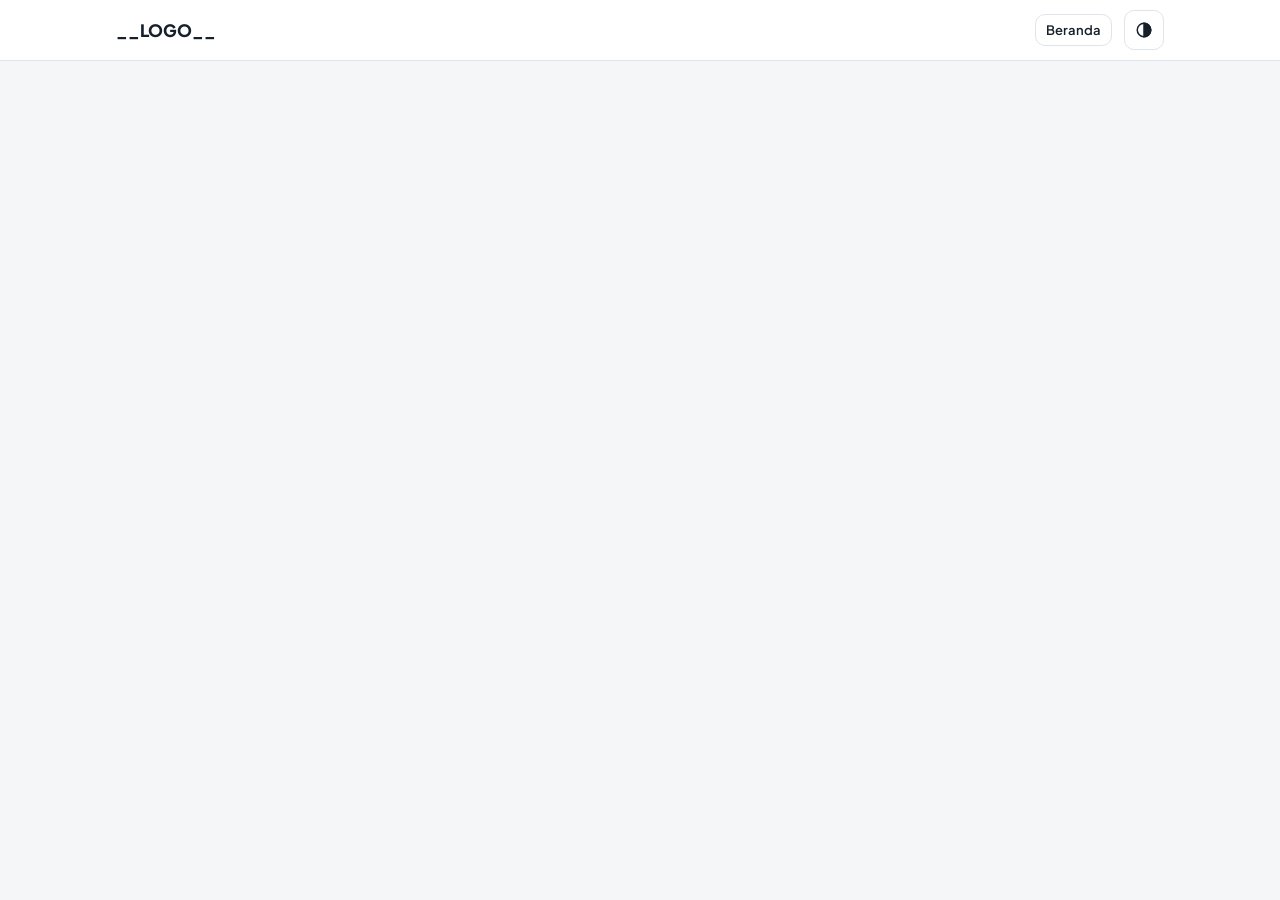
<file: src/template.html>
<!DOCTYPE html>
<html lang="id">
<head>
<meta charset="utf-8">
<meta name="viewport" content="width=device-width, initial-scale=1">
<title>__TITLE__</title>
<link rel="preconnect" href="https://fonts.googleapis.com">
<link href="https://fonts.googleapis.com/css2?family=Plus+Jakarta+Sans:wght@400;500;600;700;800&display=swap" rel="stylesheet">
<style>
:root{
  --bg:#f4f6f8;--paper:#ffffff;--ink:#16202a;--muted:#5d6b78;--line:#dfe4ea;--soft:#eef2f6;
  --brand:#0f6e6a;--brand-soft:#e2f2f0;--accent:#c2410c;--accent-soft:#fdeee5;
  --good:#15803d;--good-soft:#e5f5ea;--bad:#b91c1c;--bad-soft:#fdeaea;--warn:#a16207;--warn-soft:#fdf6dc;
  --flag:#7c3aed;--flag-soft:#f1eafe;--hema:#0f6e6a;--hema-soft:#e2f2f0;
  --shadow:0 1px 2px rgba(16,24,40,.06),0 4px 14px rgba(16,24,40,.06);
  --sans:"Plus Jakarta Sans",system-ui,-apple-system,"Segoe UI",Roboto,sans-serif;
}
@media (prefers-color-scheme:dark){:root:not([data-theme="light"]){
  --bg:#0f1418;--paper:#171e24;--ink:#e6edf3;--muted:#98a6b3;--line:#2a343d;--soft:#1e272e;
  --brand:#4fd1c5;--brand-soft:#123432;--accent:#fb923c;--accent-soft:#3a2416;
  --good:#4ade80;--good-soft:#14301f;--bad:#f87171;--bad-soft:#3a1a1a;--warn:#facc15;--warn-soft:#352c0f;
  --flag:#c4b5fd;--flag-soft:#2a2142;--hema:#4fd1c5;--hema-soft:#123432;--shadow:none}}
:root[data-theme="dark"]{
  --bg:#0f1418;--paper:#171e24;--ink:#e6edf3;--muted:#98a6b3;--line:#2a343d;--soft:#1e272e;
  --brand:#4fd1c5;--brand-soft:#123432;--accent:#fb923c;--accent-soft:#3a2416;
  --good:#4ade80;--good-soft:#14301f;--bad:#f87171;--bad-soft:#3a1a1a;--warn:#facc15;--warn-soft:#352c0f;
  --flag:#c4b5fd;--flag-soft:#2a2142;--hema:#4fd1c5;--hema-soft:#123432;--shadow:none}
*{box-sizing:border-box}
html,body{margin:0;background:var(--bg);color:var(--ink);font-family:var(--sans);font-size:16px;line-height:1.55;-webkit-text-size-adjust:100%}
button{font:inherit;color:inherit;cursor:pointer}
.wrap{max-width:1080px;margin:0 auto;padding:16px}
header.top{position:sticky;top:0;z-index:20;background:var(--paper);border-bottom:1px solid var(--line)}
header.top .wrap{display:flex;align-items:center;gap:12px;padding-top:10px;padding-bottom:10px}
.logo{font-weight:800;font-size:17px;letter-spacing:-.2px}
.logo span{color:var(--brand)}
.sp{flex:1}
.btn{border:1px solid var(--line);background:var(--paper);border-radius:10px;padding:8px 14px;font-weight:600;font-size:14px;display:inline-flex;align-items:center;gap:6px;min-height:40px}
.btn:hover{border-color:var(--brand)}
.btn.pri{background:var(--brand);border-color:var(--brand);color:#fff}
:root[data-theme="dark"] .btn.pri{color:#06201e}
@media (prefers-color-scheme:dark){:root:not([data-theme="light"]) .btn.pri{color:#06201e}}
.btn.ghost{background:transparent}
.btn.sm{padding:5px 10px;min-height:32px;font-size:13px}
.btn[disabled]{opacity:.45;cursor:not-allowed}
.icon-btn{border:1px solid var(--line);background:var(--paper);border-radius:10px;width:40px;height:40px;display:grid;place-items:center}
h1,h2,h3{line-height:1.25;margin:0}
.hero{display:grid;grid-template-columns:1.3fr 1fr;gap:16px;margin:8px 0 20px}
.panel{background:var(--paper);border:1px solid var(--line);border-radius:16px;padding:18px;box-shadow:var(--shadow)}
.panel h2{font-size:18px;margin-bottom:6px}
.muted{color:var(--muted)}
.small{font-size:13px}
.stats{display:grid;grid-template-columns:repeat(3,1fr);gap:10px;margin-top:12px}
.stat{background:var(--soft);border-radius:12px;padding:10px 12px}
.stat b{display:block;font-size:22px}
.stat span{font-size:12px;color:var(--muted)}
.row{display:flex;gap:8px;flex-wrap:wrap;align-items:center}
.field{display:flex;flex-direction:column;gap:4px;margin:10px 0}
.field label{font-size:13px;font-weight:600;color:var(--muted)}
select,input[type=number]{font:inherit;background:var(--paper);color:var(--ink);border:1px solid var(--line);border-radius:10px;padding:8px 10px;min-height:40px}
.chips{display:flex;flex-wrap:wrap;gap:6px;max-height:190px;overflow:auto;padding:2px}
.chip{border:1px solid var(--line);border-radius:999px;padding:4px 10px;font-size:12.5px;background:var(--paper);user-select:none}
.chip.on{background:var(--brand-soft);border-color:var(--brand);color:var(--brand);font-weight:600}
.lp-grid{display:grid;grid-template-columns:repeat(4,1fr);gap:10px}
@media (max-width:720px){.lp-grid{grid-template-columns:1fr 1fr}}
.bag-btns{display:flex;flex-wrap:wrap;gap:6px;margin:4px 0 6px}
.resume{display:flex;align-items:center;gap:10px;flex-wrap:wrap;background:var(--brand-soft);border:1px solid var(--brand);border-radius:14px;padding:12px 14px;margin:0 0 16px}
.sect-t{display:flex;align-items:baseline;gap:10px;margin:22px 0 10px}
.sect-t h2{font-size:17px}
.grid{display:grid;grid-template-columns:repeat(auto-fill,minmax(300px,1fr));gap:12px}
.card{background:var(--paper);border:1px solid var(--line);border-radius:14px;padding:14px;display:flex;flex-direction:column;gap:8px}
.card h3{font-size:15.5px}
.card .meta{font-size:12.5px;color:var(--muted)}
.bar{height:6px;background:var(--soft);border-radius:99px;overflow:hidden}
.bar i{display:block;height:100%;background:var(--brand)}
.topics{display:none;border-top:1px dashed var(--line);padding-top:8px}
.topics.open{display:block}
.topics div{display:flex;justify-content:space-between;font-size:13px;padding:2px 0;gap:10px}
.bagian-h{font-size:12px;font-weight:700;text-transform:uppercase;letter-spacing:.6px;color:var(--accent);margin:18px 0 8px}
/* quiz */
.qbar{display:flex;align-items:center;gap:10px;flex-wrap:wrap;margin:6px 0 12px}
.pill{font-size:12.5px;font-weight:600;padding:4px 10px;border-radius:999px;background:var(--soft);color:var(--muted)}
.pill.brand{background:var(--brand-soft);color:var(--brand)}
.pill.asli{background:var(--accent-soft);color:var(--accent)}
.pill.pred{background:var(--flag-soft);color:var(--flag)}
.pill.baru{background:var(--good-soft);color:var(--good)}
.timer{font-variant-numeric:tabular-nums;font-weight:700}
.timer.low{color:var(--bad)}
.layout{display:grid;grid-template-columns:1fr 260px;gap:16px;align-items:start}
.qcard{background:var(--paper);border:1px solid var(--line);border-radius:16px;padding:20px;box-shadow:var(--shadow)}
.qnum{font-size:13px;color:var(--muted);font-weight:600;margin-bottom:8px}
.stem{font-size:16.5px;margin-bottom:16px}
.stem p{margin:0 0 8px}
.opts{display:flex;flex-direction:column;gap:8px}
.opt{display:flex;gap:10px;align-items:flex-start;border:1.5px solid var(--line);border-radius:12px;padding:10px 12px;background:var(--paper);text-align:left;width:100%;position:relative}
.opt:hover{border-color:var(--brand)}
.opt .L{flex:0 0 28px;height:28px;border-radius:8px;display:grid;place-items:center;font-weight:700;background:var(--soft);font-size:14px}
.opt .T{flex:1;padding-top:2px}
.opt.sel{border-color:var(--brand);background:var(--brand-soft)}
.opt.sel .L{background:var(--brand);color:#fff}
.opt.ok{border-color:var(--good);background:var(--good-soft)}
.opt.ok .L{background:var(--good);color:#fff}
.opt.no{border-color:var(--bad);background:var(--bad-soft)}
.opt.no .L{background:var(--bad);color:#fff}
.opt.struck .T{text-decoration:line-through;opacity:.5}
.opt .x{flex:0 0 auto;border:none;background:transparent;color:var(--muted);font-size:14px;padding:2px 6px;border-radius:6px}
.opt .x:hover{background:var(--soft)}
.opt.locked{cursor:default}
.qnav{display:flex;gap:8px;margin-top:16px;flex-wrap:wrap}
.qnav .sp{flex:1}
.side{position:sticky;top:76px}
.map{display:grid;grid-template-columns:repeat(6,1fr);gap:5px;max-height:52vh;overflow:auto;padding:2px}
.map button{border:1px solid var(--line);background:var(--paper);border-radius:8px;height:34px;font-size:12.5px;font-weight:600;position:relative}
.map button.ans{background:var(--brand-soft);border-color:var(--brand);color:var(--brand)}
.map button.ok{background:var(--good-soft);border-color:var(--good);color:var(--good)}
.map button.no{background:var(--bad-soft);border-color:var(--bad);color:var(--bad)}
.map button.cur{outline:2px solid var(--ink);outline-offset:1px}
.map button.fl::after{content:"";position:absolute;top:3px;right:3px;width:7px;height:7px;border-radius:50%;background:var(--flag)}
.legend{display:flex;flex-wrap:wrap;gap:8px;font-size:12px;color:var(--muted);margin:8px 0}
.legend i{display:inline-block;width:11px;height:11px;border-radius:3px;border:1px solid var(--line);vertical-align:-1px;margin-right:4px}
/* pembahasan */
.expl{margin-top:16px;border-top:1px solid var(--line);padding-top:14px;display:flex;flex-direction:column;gap:12px}
.verdict{font-weight:800;font-size:15px;padding:10px 12px;border-radius:12px}
.verdict.ok{background:var(--good-soft);color:var(--good)}
.verdict.no{background:var(--bad-soft);color:var(--bad)}
.verdict.na{background:var(--soft);color:var(--muted)}
.blk h4{margin:0 0 4px;font-size:13px;text-transform:uppercase;letter-spacing:.5px;color:var(--muted)}
.blk .body{font-size:15px}
.optx{border:1px solid var(--line);border-radius:12px;padding:10px 12px;margin-bottom:6px;font-size:14.5px}
.optx.good{border-color:var(--good);background:var(--good-soft)}
.optx.mine{border-color:var(--bad)}
.optx .h{font-weight:700;margin-bottom:4px}
.optx .h em{font-style:normal;font-size:12px;font-weight:700;padding:1px 7px;border-radius:99px;margin-left:6px}
.optx .h em.g{background:var(--good);color:#fff}
.optx .h em.b{background:var(--bad);color:#fff}
.optx .h em.m{background:var(--soft);color:var(--muted)}
.optx p{margin:2px 0}
.optx p b{color:var(--muted);font-weight:600}
.note{background:var(--warn-soft);border-left:4px solid var(--warn);border-radius:10px;padding:10px 12px;font-size:14.5px}
.tip{background:var(--brand-soft);border-left:4px solid var(--brand);border-radius:10px;padding:10px 12px;font-size:14.5px}
.key{background:var(--soft);border-radius:10px;padding:10px 12px;font-size:14.5px}
.mistake{background:var(--bad-soft);border-left:4px solid var(--bad);border-radius:10px;padding:10px 12px;font-size:14.5px}
/* tabel & gambar dari bank lama */
.lab{margin:12px 0;padding:12px 14px;border:1px solid var(--line);border-radius:12px;background:var(--soft);max-width:100%;overflow-x:auto}
.lab-t{font-weight:700;font-size:14px;color:var(--hema)}
.lab-i{font-size:13px;color:var(--muted);margin:2px 0 6px}
.lab-n{font-size:13px;color:var(--warn);margin-top:6px}
.t22{border-collapse:collapse;font-size:15px;min-width:100%}
.t22 th,.t22 td{border-bottom:1px solid var(--line);padding:6px 10px;text-align:left}
.t22 th{font-size:13px;color:var(--muted)}
.t22 .fl{color:var(--bad)}
.tagnew{display:inline-block;font-size:12px;font-weight:700;padding:2px 8px;border-radius:999px;background:var(--hema-soft);color:var(--hema);vertical-align:2px}
.qimg{display:block;max-width:100%;max-height:360px;width:auto;height:auto;margin:12px 0;border-radius:10px;border:1px solid var(--line);background:#fff;cursor:zoom-in}
.qimg.zoom{max-height:none;width:100%;cursor:zoom-out}
/* hasil */
.score{display:flex;gap:16px;align-items:center;flex-wrap:wrap}
.ring{width:110px;height:110px;border-radius:50%;display:grid;place-items:center;font-weight:800;font-size:26px}
table.rt{width:100%;border-collapse:collapse;font-size:14px}
table.rt th,table.rt td{padding:7px 8px;border-bottom:1px solid var(--line);text-align:left;vertical-align:top}
table.rt th{font-size:12px;color:var(--muted);text-transform:uppercase;letter-spacing:.4px}
table.rt td.n{text-align:right;font-variant-numeric:tabular-nums;white-space:nowrap}
.tbl-wrap{overflow-x:auto}
.wrong-item{border:1px solid var(--line);border-radius:12px;margin-bottom:8px;background:var(--paper)}
.wrong-item>button{width:100%;text-align:left;border:none;background:transparent;padding:12px;display:flex;gap:10px}
.wrong-item .wi-body{padding:0 12px 12px;display:none}
.wrong-item.open .wi-body{display:block}
.modal-bg{position:fixed;inset:0;background:rgba(0,0,0,.45);display:none;align-items:center;justify-content:center;z-index:50;padding:16px}
.modal-bg.show{display:flex}
.modal{background:var(--paper);border-radius:16px;padding:20px;max-width:420px;width:100%;border:1px solid var(--line)}
.modal h3{margin-bottom:8px}
.hide{display:none!important}
.mob-map{display:none}
@media (max-width:860px){
  .hero{grid-template-columns:1fr}
  .layout{grid-template-columns:1fr}
  .side{display:none;position:static}
  .side.show{display:block}
  .mob-map{display:inline-flex}
  .qcard{padding:16px}
  .map{grid-template-columns:repeat(8,1fr)}
}
@media (max-width:420px){.stats{grid-template-columns:repeat(3,1fr)}.stat b{font-size:18px}.map{grid-template-columns:repeat(6,1fr)}}
kbd{font-family:inherit;font-size:11px;border:1px solid var(--line);border-bottom-width:2px;border-radius:5px;padding:0 5px;background:var(--soft)}
</style>
<script data-goatcounter="https://fmusaaa.goatcounter.com/count"
        async src="https://gc.zgo.at/count.js"></script>
</head>
<body>
<header class="top"><div class="wrap">
  <div class="logo">__LOGO__</div>
  <div class="sp"></div>
  <button class="btn sm ghost" id="homeBtn">Beranda</button>
  <button class="icon-btn" id="themeBtn" title="Ganti tema" aria-label="Ganti tema"><svg width="18" height="18" viewBox="0 0 24 24" fill="none" stroke="currentColor" stroke-width="2"><circle cx="12" cy="12" r="9"/><path d="M12 3v18a9 9 0 0 0 0-18z" fill="currentColor"/></svg></button>
</div></header>

<main class="wrap" id="app"></main>

<div class="modal-bg" id="modal"><div class="modal">
  <h3 id="mTitle"></h3><div id="mBody" class="muted"></div>
  <div class="row" style="justify-content:flex-end;margin-top:16px"><button class="btn" id="mNo">Batal</button><button class="btn pri" id="mYes">Ya</button></div>
</div></div>

<script type="application/json" id="bank">__BANK__</script>
<script>
(function(){
"use strict";
var BANK=JSON.parse(document.getElementById("bank").textContent);
var PPTS=BANK.ppts, QS=BANK.qs, QBY={}, PBY={};
QS.forEach(function(q){QBY[q.id]=q;});
PPTS.forEach(function(p){PBY[p.id]=p;});
var LET="ABCDEFGH";
var KEY="__KEY__";
var SHOWALL=__SHOWALL__;
var CUSTOM=__CUSTOM__;
var $=function(id){return document.getElementById(id);};
function esc(s){return String(s).replace(/[&<>"]/g,function(c){return {"&":"&amp;","<":"&lt;",">":"&gt;",'"':"&quot;"}[c];});}

/* ---------- penyimpanan (opsional, aman bila tidak tersedia) ---------- */
var ST={stats:{},flags:{},hist:[],theme:null,last:null};
try{var raw=localStorage.getItem(KEY); if(raw){var o=JSON.parse(raw); for(var k in o) ST[k]=o[k];}}catch(e){}
function save(){try{localStorage.setItem(KEY,JSON.stringify(ST));}catch(e){}}
function setTheme(t){ if(t) document.documentElement.setAttribute("data-theme",t); else document.documentElement.removeAttribute("data-theme"); }
setTheme(ST.theme);
$("themeBtn").onclick=function(){
  var cur=document.documentElement.getAttribute("data-theme");
  var dark=cur? cur==="dark" : window.matchMedia("(prefers-color-scheme: dark)").matches;
  ST.theme=dark?"light":"dark"; setTheme(ST.theme); save();
};
$("homeBtn").onclick=function(){ if(S&&S.mode==="exam"&&!S.done){ ask("Keluar dari ujian?","Jawaban sesi ini tidak akan dinilai.",function(){stopTimer();S=null;home();}); } else {stopTimer();S=null;home();} };

function stat(id){return ST.stats[id]||null;}
function record(q,ok){
  var s=ST.stats[q.id]||{n:0,c:0,w:0,last:null};
  s.n++; if(ok) s.c++; else s.w++; s.last=ok?1:0; ST.stats[q.id]=s;
}
function pptStats(pid){
  var qs=QS.filter(function(q){return q.ppt===pid;}),done=0,ok=0,wrong=0;
  qs.forEach(function(q){var s=stat(q.id); if(s){done++; if(s.last===1) ok++; else wrong++;}});
  return {n:qs.length,done:done,ok:ok,wrong:wrong};
}
function topicsOf(pid){
  var m={},order=[];
  QS.forEach(function(q){ if(q.ppt!==pid) return; if(!m[q.topik]){m[q.topik]={n:0,done:0,ok:0};order.push(q.topik);} var t=m[q.topik]; t.n++; var s=stat(q.id); if(s){t.done++; if(s.last===1)t.ok++;} });
  return order.map(function(k){return {name:k,v:m[k]};});
}

/* ---------- modal konfirmasi buatan sendiri (confirm() diblok di frame) ---------- */
var mCb=null;
function ask(title,body,yes,yesLabel){ $("mTitle").textContent=title; $("mBody").innerHTML=body; $("mYes").textContent=yesLabel||"Ya"; mCb=yes; $("modal").classList.add("show"); }
$("mNo").onclick=function(){$("modal").classList.remove("show");mCb=null;};
$("mYes").onclick=function(){$("modal").classList.remove("show"); var f=mCb; mCb=null; if(f) f();};

function shuffle(a){for(var i=a.length-1;i>0;i--){var j=Math.floor(Math.random()*(i+1));var t=a[i];a[i]=a[j];a[j]=t;}return a;}

/* ================= BERANDA ================= */
var examSel={};
PPTS.forEach(function(p){examSel[p.id]=true;});
function home(){
  location.hash="";
  var tot=QS.length, done=0, ok=0, wrongIds=[];
  QS.forEach(function(q){var s=stat(q.id); if(s){done++; if(s.last===1) ok++; else wrongIds.push(q.id);}});
  var flagged=Object.keys(ST.flags).filter(function(k){return ST.flags[k];}).length;
  var h='';
  var rs=ST.sess;
  if(rs&&rs.ids&&rs.ids.length){ var ra=rs.ans.filter(function(a){return a!==null;}).length;
    h+='<div class="resume"><div style="flex:1;min-width:200px"><b>Lanjutkan latihan terakhir</b><div class="small muted">'+esc(rs.title)+' · '+ra+'/'+rs.ids.length+' dijawab · terakhir di soal '+(rs.cur+1)+'</div></div><button class="btn pri" id="hRes">Lanjutkan</button><button class="btn ghost sm" id="hResX">Buang</button></div>'; }
  h+='<div class="hero"><div class="panel"><h1 style="font-size:24px;letter-spacing:-.3px">__H1__</h1>'+
     '<p class="muted" style="margin:6px 0 0">'+tot+' __INTRO__ Tiap soal ada kunci, pembahasan semua opsi, poin penting, dan catatan bila slide berbeda dengan referensi.</p>'+
     '<div class="stats"><div class="stat"><b>'+done+'</b><span>soal pernah dijawab</span></div><div class="stat"><b>'+(done?Math.round(ok/done*100):0)+'%</b><span>akurasi terakhir</span></div><div class="stat"><b>'+wrongIds.length+'</b><span>masih salah</span></div></div>'+
     '<div class="row" style="margin-top:12px">'+
       (SHOWALL?'<button class="btn pri" id="hAll">Latihan semua soal ('+tot+')</button><button class="btn" id="hAllR">Semua soal diacak</button>':'')+
       '<button class="btn" id="hWrong" '+(wrongIds.length?'':'disabled')+'>Ulangi soal salah ('+wrongIds.length+')</button>'+
       '<button class="btn" id="hFlag" '+(flagged?'':'disabled')+'>Soal ditandai ('+flagged+')</button>'+
       '<button class="btn" id="hNew">Belum dikerjakan ('+(tot-done)+')</button>'+
     '</div>'+
     (ST.hist.length?'<div style="margin-top:14px"><div class="small muted" style="font-weight:700;margin-bottom:4px">Riwayat simulasi</div>'+ST.hist.slice(-5).reverse().map(function(r){return '<div class="small" style="display:flex;justify-content:space-between;border-bottom:1px solid var(--line);padding:3px 0"><span>'+esc(r.date)+' · '+r.n+' soal</span><b>'+r.pct+'%</b></div>';}).join('')+'</div>':'')+
     '</div>';
  h+='<div class="panel"><h2>Simulasi ujian blok</h2><p class="muted small" style="margin:0">Soal diambil proporsional dari PPT yang dipilih, diacak, kunci baru muncul setelah ujian dikirim.</p>'+
     '<div class="row"><div class="field" style="flex:1"><label for="exN">Jumlah soal</label><select id="exN"><option>30</option><option selected>50</option><option>100</option><option>150</option><option value="all">Semua</option></select></div>'+
     '<div class="field" style="flex:1"><label for="exT">Waktu per soal</label><select id="exT"><option value="0">Tanpa batas</option><option value="45">45 detik</option><option value="60" selected>60 detik</option><option value="90">90 detik</option></select></div></div>'+
     '<div class="field"><label>PPT yang diikutkan <button class="btn sm ghost" id="exAll" style="margin-left:6px">Semua</button><button class="btn sm ghost" id="exNone">Kosongkan</button></label><div class="chips" id="exChips"></div></div>'+
     '<button class="btn pri" id="exGo" style="width:100%;justify-content:center;margin-top:6px">Mulai simulasi</button></div></div>';
  if(CUSTOM) h+=customPanel();
  h+='<div class="sect-t"><h2>Latihan per PPT</h2><span class="muted small">Pilih jawaban, langsung dinilai dan dibahas</span></div>';
  var bag=null;
  PPTS.forEach(function(p){
    if(p.bagian!==bag){ if(bag!==null) h+='</div>'; bag=p.bagian; h+='<div class="bagian-h">'+esc(bag)+'</div><div class="grid">'; }
    var s=pptStats(p.id), pct=s.done?Math.round(s.ok/s.done*100):0;
    h+='<div class="card"><h3>'+esc(p.title)+'</h3><div class="meta">'+esc(p.dosen)+' · '+s.n+' soal · dikerjakan '+s.done+(s.done?' · benar '+pct+'%':'')+'</div>'+
       '<div class="bar"><i style="width:'+(s.n?Math.round(s.done/s.n*100):0)+'%"></i></div>'+
       '<div class="row"><button class="btn sm pri" data-pr="'+p.id+'">Latihan</button><button class="btn sm" data-rnd="'+p.id+'">Acak 20</button>'+
       '<button class="btn sm" data-wr="'+p.id+'" '+(s.wrong?'':'disabled')+'>Salah ('+s.wrong+')</button><button class="btn sm ghost" data-tp="'+p.id+'">Subtopik ▾</button></div>'+
       '<div class="topics" id="tp-'+p.id+'">'+topicsOf(p.id).map(function(t){var a=t.v.done?Math.round(t.v.ok/t.v.done*100)+'%':'–';return '<div><span>'+esc(t.name)+'</span><span class="muted">'+t.v.n+' soal · '+a+'</span></div>';}).join('')+'</div></div>';
  });
  h+='</div><p class="muted small" style="margin-top:24px">Tombol keyboard: <kbd>A</kbd>–<kbd>E</kbd> pilih jawaban, <kbd>←</kbd> <kbd>→</kbd> pindah soal, <kbd>F</kbd> tandai ragu. Progres disimpan di browser ini.</p>';
  $("app").innerHTML=h;
  var chips=$("exChips");
  chips.innerHTML=PPTS.map(function(p){return '<span class="chip'+(examSel[p.id]?' on':'')+'" data-ch="'+p.id+'">'+esc(p.title)+'</span>';}).join('');
  chips.onclick=function(e){var c=e.target.closest("[data-ch]"); if(!c) return; var id=c.getAttribute("data-ch"); examSel[id]=!examSel[id]; c.classList.toggle("on",examSel[id]);};
  $("exAll").onclick=function(){PPTS.forEach(function(p){examSel[p.id]=true;}); home();};
  $("exNone").onclick=function(){PPTS.forEach(function(p){examSel[p.id]=false;}); home();};
  $("exGo").onclick=startExam;
  if(SHOWALL){
    $("hAll").onclick=function(){startPractice(QS.slice().sort(function(x,y){return (x.ord||0)-(y.ord||0)||PIDX[x.ppt]-PIDX[y.ppt]||x.id-y.id;}),"Latihan semua soal ("+(CUSTOM?"urut per PPT":"urut nomor recall")+")",true);};
    $("hAllR").onclick=function(){startPractice(shuffle(QS.slice()),"Latihan semua soal (acak)",true);};
  }
  if(rs&&$("hRes")){ $("hRes").onclick=resumeSess; $("hResX").onclick=function(){ask("Buang sesi latihan ini?","Progres jawaban per soal tetap tersimpan di statistik; hanya posisi sesi yang dihapus.",function(){delete ST.sess;save();home();},"Buang");}; }
  if(CUSTOM) bindCustom();
  $("hWrong").onclick=function(){startPractice(wrongIds.map(function(i){return QBY[i];}),"Ulangi semua soal salah",true);};
  $("hFlag").onclick=function(){startPractice(QS.filter(function(q){return ST.flags[q.id];}),"Soal ditandai",false);};
  $("hNew").onclick=function(){startPractice(shuffle(QS.filter(function(q){return !stat(q.id);})).slice(0,30),"30 soal belum dikerjakan (acak)",false);};
  $("app").onclick=function(e){
    var b=e.target.closest("button"); if(!b) return;
    var id;
    if((id=b.getAttribute("data-pr"))) startPractice(QS.filter(function(q){return q.ppt===id;}),PBY[id].title,false);
    else if((id=b.getAttribute("data-rnd"))) startPractice(shuffle(QS.filter(function(q){return q.ppt===id;})).slice(0,20),PBY[id].title+" · acak 20",false);
    else if((id=b.getAttribute("data-wr"))) startPractice(QS.filter(function(q){var s=stat(q.id);return q.ppt===id&&s&&s.last===0;}),PBY[id].title+" · soal salah",true);
    else if((id=b.getAttribute("data-tp"))) $("tp-"+id).classList.toggle("open");
  };
  window.scrollTo(0,0);
}

/* ================= LATIHAN KUSTOM ================= */
var PIDX={}; PPTS.forEach(function(p,i){PIDX[p.id]=i;});
var LP={sel:{},src:"all",tag:"all",n:"20",order:"rnd"};
PPTS.forEach(function(p){LP.sel[p.id]=true;});
try{ if(ST.lp){ for(var k2 in ST.lp) if(k2!=="sel") LP[k2]=ST.lp[k2]; if(ST.lp.sel) PPTS.forEach(function(p){ if(p.id in ST.lp.sel) LP.sel[p.id]=!!ST.lp.sel[p.id]; }); } }catch(e){}
function lpPool(){
  return QS.filter(function(q){
    if(!LP.sel[q.ppt]) return false;
    if(LP.tag!=="all" && (q.tag||"")!==LP.tag) return false;
    var s=stat(q.id);
    if(LP.src==="new") return !s;
    if(LP.src==="wrong") return s&&s.last===0;
    if(LP.src==="flag") return !!ST.flags[q.id];
    return true;
  });
}
function opt(v,l,cur){return '<option value="'+v+'"'+(String(cur)===v?' selected':'')+'>'+l+'</option>';}
function customPanel(){
  var bags=[]; PPTS.forEach(function(p){ if(bags.indexOf(p.bagian)<0) bags.push(p.bagian); });
  var tg={}; QS.forEach(function(q){tg[q.tag||""]=(tg[q.tag||""]||0)+1;});
  return '<div class="panel" style="margin-bottom:6px"><h2>Latihan kustom</h2><p class="muted small" style="margin:0">Atur sendiri soal latihan. Jawaban langsung dinilai dan dibahas; posisi latihan disimpan, jadi bisa dilanjutkan nanti.</p>'+
   '<div class="lp-grid">'+
   '<div class="field"><label for="lpSrc">Sumber soal</label><select id="lpSrc">'+opt("all","Semua soal",LP.src)+opt("new","Belum dikerjakan",LP.src)+opt("wrong","Salah terakhir",LP.src)+opt("flag","Ditandai ragu",LP.src)+'</select></div>'+
   '<div class="field"><label for="lpTag">Jenis soal</label><select id="lpTag">'+opt("all","Semua jenis",LP.tag)+opt("asli","Soal asli recall ("+(tg.asli||0)+")",LP.tag)+opt("prediksi","Prediksi ("+(tg.prediksi||0)+")",LP.tag)+opt("baru","Soal baru ("+(tg.baru||0)+")",LP.tag)+opt("","Bank reguler ("+(tg[""]||0)+")",LP.tag)+'</select></div>'+
   '<div class="field"><label for="lpN">Jumlah soal</label><select id="lpN">'+opt("10","10",LP.n)+opt("20","20",LP.n)+opt("50","50",LP.n)+opt("100","100",LP.n)+opt("all","Semua yang cocok",LP.n)+'</select></div>'+
   '<div class="field"><label for="lpO">Urutan</label><select id="lpO">'+opt("rnd","Acak",LP.order)+opt("seq","Urut per PPT",LP.order)+'</select></div>'+
   '</div>'+
   '<div class="field" style="margin-top:0"><label>PPT <button class="btn sm ghost" id="lpAll" style="margin-left:6px">Semua</button><button class="btn sm ghost" id="lpNone">Kosongkan</button></label>'+
   '<div class="bag-btns">'+bags.map(function(b){return '<button class="btn sm" data-bag="'+esc(b)+'">'+esc(b)+'</button>';}).join('')+'</div>'+
   '<div class="chips" id="lpChips">'+PPTS.map(function(p){return '<span class="chip'+(LP.sel[p.id]?' on':'')+'" data-lp="'+p.id+'">'+esc(p.title)+'</span>';}).join('')+'</div></div>'+
   '<button class="btn pri" id="lpGo" style="width:100%;justify-content:center;margin-top:6px"></button></div>';
}
function lpRefresh(){
  ST.lp=LP; save();
  var n=lpPool().length, take=LP.n==="all"?n:Math.min(parseInt(LP.n,10),n), b=$("lpGo");
  b.disabled=!n; b.textContent=n?('Mulai latihan · '+take+' soal'+(take<n?' dari '+n+' yang cocok':'')):'Tidak ada soal yang cocok';
}
function bindCustom(){
  $("lpSrc").onchange=function(){LP.src=this.value;lpRefresh();};
  $("lpTag").onchange=function(){LP.tag=this.value;lpRefresh();};
  $("lpN").onchange=function(){LP.n=this.value;lpRefresh();};
  $("lpO").onchange=function(){LP.order=this.value;lpRefresh();};
  function paint(){document.querySelectorAll("[data-lp]").forEach(function(c){c.classList.toggle("on",!!LP.sel[c.getAttribute("data-lp")]);}); lpRefresh();}
  $("lpChips").onclick=function(e){var c=e.target.closest("[data-lp]"); if(!c) return; var id=c.getAttribute("data-lp"); LP.sel[id]=!LP.sel[id]; paint();};
  $("lpAll").onclick=function(e){e.stopPropagation();PPTS.forEach(function(p){LP.sel[p.id]=true;}); paint();};
  $("lpNone").onclick=function(e){e.stopPropagation();PPTS.forEach(function(p){LP.sel[p.id]=false;}); paint();};
  document.querySelectorAll("[data-bag]").forEach(function(b){ b.onclick=function(e){ e.stopPropagation(); var bg=b.getAttribute("data-bag"); PPTS.forEach(function(p){LP.sel[p.id]=(p.bagian===bg);}); paint(); }; });
  $("lpGo").onclick=function(e){
    e.stopPropagation();
    var pool=lpPool(); if(!pool.length) return;
    var list=LP.order==="seq"? pool.slice().sort(function(x,y){return PIDX[x.ppt]-PIDX[y.ppt]||x.id-y.id;}) : shuffle(pool.slice());
    if(LP.n!=="all") list=list.slice(0,parseInt(LP.n,10));
    if(LP.order==="seq") list.sort(function(x,y){return PIDX[x.ppt]-PIDX[y.ppt]||x.id-y.id;});
    var nSel=PPTS.filter(function(p){return LP.sel[p.id];});
    var src={all:"",new:"belum dikerjakan",wrong:"salah terakhir",flag:"ditandai"}[LP.src];
    var title="Latihan kustom · "+(nSel.length===PPTS.length?"semua PPT":nSel.length===1?nSel[0].title:nSel.length+" PPT")+(src?" · "+src:"")+(LP.tag!=="all"?" · "+(LP.tag||"reguler"):"");
    startPractice(list,title,true);
  };
  lpRefresh();
}

/* ---------- simpan & lanjutkan sesi latihan ---------- */
function saveSess(){
  if(!S||S.mode!=="practice") return;
  if(S.done){ delete ST.sess; save(); return; }
  ST.sess={title:S.title,ids:S.items.map(function(x){return x.q.id;}),ord:S.items.map(function(x){return x.ord;}),ans:S.items.map(function(x){return x.ans;}),cur:S.cur,t0:S.t0};
  save();
}
function resumeSess(){
  var r=ST.sess; if(!r) return;
  var items=[];
  r.ids.forEach(function(id,i){ var q=QBY[id]; if(!q) return; var ord=r.ord[i]; if(!ord||ord.length!==q.o.length) ord=q.o.map(function(_,k){return k;});
    items.push({q:q,ord:ord,ans:(r.ans[i]==null?null:r.ans[i]),struck:{},fl:!!ST.flags[id]}); });
  if(!items.length){delete ST.sess;save();home();return;}
  S={mode:"practice",title:r.title,items:items,cur:Math.min(r.cur||0,items.length-1),done:false,t0:r.t0||Date.now()};
  quiz(); window.scrollTo(0,0);
}

/* ================= SESI ================= */
var S=null, TIMER=null;
function makeItems(list,shuf){
  return list.map(function(q){ var ord=q.o.map(function(_,i){return i;}); if(shuf) shuffle(ord); return {q:q,ord:ord,ans:null,struck:{},fl:!!ST.flags[q.id]}; });
}
function startPractice(list,title,shuf){
  if(!list.length) return;
  S={mode:"practice",title:title,items:makeItems(list,true),cur:0,done:false,t0:Date.now()};
  quiz(); window.scrollTo(0,0);
}
function startExam(){
  var ids=PPTS.filter(function(p){return examSel[p.id];}).map(function(p){return p.id;});
  if(!ids.length){ask("Belum ada PPT dipilih","Pilih minimal satu PPT untuk simulasi.",null,"Oke");return;}
  var pool={},total=0;
  ids.forEach(function(id){pool[id]=shuffle(QS.filter(function(q){return q.ppt===id;}));total+=pool[id].length;});
  var nSel=$("exN").value, N=nSel==="all"?total:Math.min(parseInt(nSel,10),total);
  // alokasi proporsional terhadap jumlah soal tiap PPT (metode sisa terbesar), minimal 1 bila N cukup
  var alloc={},rem=[],used=0;
  ids.forEach(function(id){var x=N*pool[id].length/total; alloc[id]=Math.floor(x); rem.push([id,x-alloc[id]]); used+=alloc[id];});
  if(N>=ids.length) ids.forEach(function(id){ if(alloc[id]===0){alloc[id]=1;used++;} });
  rem.sort(function(a,b){return b[1]-a[1];});
  var i=0; while(used<N && i<rem.length*3){var id=rem[i%rem.length][0]; if(alloc[id]<pool[id].length){alloc[id]++;used++;} i++;}
  while(used>N){var mx=ids.reduce(function(a,b){return alloc[a]>=alloc[b]?a:b;}); alloc[mx]--; used--;}
  var list=[]; ids.forEach(function(id){list=list.concat(pool[id].slice(0,alloc[id]));});
  shuffle(list);
  var per=parseInt($("exT").value,10);
  S={mode:"exam",title:"__EXAMTITLE__",items:makeItems(list,true),cur:0,done:false,t0:Date.now(),limit:per?per*list.length:0};
  quiz(); window.scrollTo(0,0);
  if(S.limit) startTimer();
}
function startTimer(){
  stopTimer();
  TIMER=setInterval(function(){
    if(!S||S.done){stopTimer();return;}
    var left=S.limit-Math.floor((Date.now()-S.t0)/1000);
    var el=$("tmr"); if(el){el.textContent=fmt(Math.max(left,0)); el.classList.toggle("low",left<=60);}
    if(left<=0){stopTimer(); finishExam(true);}
  },1000);
}
function stopTimer(){ if(TIMER){clearInterval(TIMER);TIMER=null;} }
function fmt(s){var m=Math.floor(s/60),x=s%60;return (m<10?"0":"")+m+":"+(x<10?"0":"")+x;}

function quiz(){
  location.hash="soal";
  var it=S.items[S.cur], q=it.q, p=PBY[q.ppt], exam=S.mode==="exam", answered=it.ans!==null;
  var nAns=S.items.filter(function(x){return x.ans!==null;}).length;
  var h='<div class="qbar"><span class="pill brand">'+(exam?"Simulasi ujian":"Latihan")+'</span><b style="font-size:15px">'+esc(S.title)+'</b><div class="sp"></div>'+
        '<span class="muted small">'+nAns+'/'+S.items.length+' dijawab</span>'+
        (exam&&S.limit?'<span class="pill timer" id="tmr">'+fmt(Math.max(S.limit-Math.floor((Date.now()-S.t0)/1000),0))+'</span>':'')+
        '<button class="btn sm mob-map" id="mapT">Peta soal</button>'+
        (exam?'<button class="btn sm pri" id="endB">Kirim & akhiri</button>':'<button class="btn sm" id="endB">Selesai</button>')+'</div>';
  h+='<div class="layout"><div><div class="qcard">';
  h+='<div class="qnum">Soal '+(S.cur+1)+' dari '+S.items.length+'</div>';
  h+='<div class="row" style="margin-bottom:10px"><span class="pill">'+esc(p.title)+'</span><span class="pill">'+esc(q.topik)+'</span>'+
     (q.tag==="asli"?'<span class="pill asli">SOAL ASLI · recall UAM 3.2'+(q.src==="uam2024"?' (2024)':'')+'</span>':q.tag==="rekon"?'<span class="pill asli">SOAL DIREKONSTRUKSI · recall UAM 3.2 (2024)</span>':q.tag==="prediksi"?'<span class="pill pred">PREDIKSI</span>':q.tag==="baru"?'<span class="pill baru">SOAL BARU</span>':'')+
     (it.fl?'<span class="pill pred">Ditandai ragu</span>':'')+'</div>';
  h+='<div class="stem">'+q.s+'</div><div class="opts">';
  it.ord.forEach(function(oi,k){
    var cls="opt", lock=(!exam&&answered)||S.done;
    if(lock){ if(oi===q.a) cls+=" ok"; else if(oi===it.ans) cls+=" no"; }
    else if(it.ans===oi) cls+=" sel";
    if(it.struck[oi]) cls+=" struck";
    if(lock) cls+=" locked";
    h+='<div class="'+cls+'" data-o="'+oi+'" role="button" tabindex="0"><span class="L">'+LET[k]+'</span><span class="T">'+q.o[oi][0]+'</span>'+(lock?'':'<button class="x" data-x="'+oi+'" title="Coret opsi" aria-label="Coret opsi">✕</button>')+'</div>';
  });
  h+='</div>';
  if((!exam&&answered)||S.done) h+=explain(it);
  h+='<div class="qnav"><button class="btn" id="prevB" '+(S.cur===0?'disabled':'')+'>← Sebelumnya</button><button class="btn" id="flagB">'+(it.fl?'Hapus tanda':'Tandai ragu')+'</button><div class="sp"></div><button class="btn pri" id="nextB">'+(S.cur===S.items.length-1?(exam&&!S.done?'Kirim & akhiri':'Selesai'):'Berikutnya →')+'</button></div>';
  h+='</div></div><aside class="side" id="side"><div class="panel" style="padding:14px"><div style="font-weight:700;margin-bottom:6px">Peta soal</div>'+
     '<div class="legend">'+(exam&&!S.done?'<span><i></i>Belum</span><span><i style="background:var(--brand-soft);border-color:var(--brand)"></i>Dijawab</span>':'<span><i></i>Belum</span><span><i style="background:var(--good-soft);border-color:var(--good)"></i>Benar</span><span><i style="background:var(--bad-soft);border-color:var(--bad)"></i>Salah</span>')+'<span><i style="background:var(--flag);border-color:var(--flag)"></i>Ragu</span></div>'+
     '<div class="map" id="map">'+S.items.map(function(x,i){
        var c=""; if(x.ans!==null){ if(exam&&!S.done) c="ans"; else c=(x.ans===x.q.a?"ok":"no"); }
        if(i===S.cur) c+=" cur"; if(x.fl) c+=" fl";
        return '<button class="'+c+'" data-go="'+i+'">'+(i+1)+'</button>';}).join('')+'</div>'+
     '<div class="small muted" style="margin-top:8px">'+(exam&&!S.done?'Kunci & pembahasan tampil setelah ujian dikirim.':'')+'</div></div></aside></div>';
  $("app").innerHTML=h;
  saveSess();
  bindQuiz();
}
function bindQuiz(){
  var it=S.items[S.cur], exam=S.mode==="exam";
  $("app").onclick=function(e){
    var x=e.target.closest("[data-x]");
    if(x){ e.stopPropagation(); var oi=+x.getAttribute("data-x"); it.struck[oi]=!it.struck[oi]; quiz(); return; }
    var o=e.target.closest("[data-o]");
    if(o){ choose(+o.getAttribute("data-o")); return; }
    var g=e.target.closest("[data-go]");
    if(g){ S.cur=+g.getAttribute("data-go"); quiz(); window.scrollTo(0,0); return; }
    var wi=e.target.closest(".wi-head"); if(wi){wi.parentNode.classList.toggle("open");}
  };
  document.querySelectorAll(".qimg").forEach(function(i){i.onclick=function(){i.classList.toggle("zoom");};});
  $("prevB").onclick=function(){go(-1);};
  $("nextB").onclick=function(){ if(S.cur===S.items.length-1){ endAsk(); } else go(1); };
  $("flagB").onclick=toggleFlag;
  $("endB").onclick=endAsk;
  var mt=$("mapT"); if(mt) mt.onclick=function(){$("side").classList.toggle("show"); $("side").scrollIntoView({behavior:"smooth"});};
}
function go(d){ var n=S.cur+d; if(n<0||n>=S.items.length) return; S.cur=n; quiz(); window.scrollTo(0,0); }
function toggleFlag(){ var it=S.items[S.cur]; it.fl=!it.fl; if(it.fl) ST.flags[it.q.id]=1; else delete ST.flags[it.q.id]; save(); quiz(); }
function choose(oi){
  var it=S.items[S.cur];
  if(S.done) return;
  if(S.mode==="practice"){
    if(it.ans!==null) return;
    it.ans=oi; record(it.q,oi===it.q.a); save(); quiz();
  } else { it.ans=(it.ans===oi?null:oi); quiz(); }
}
function endAsk(){
  if(S.done){ results(); return; }
  var n=S.items.length, a=S.items.filter(function(x){return x.ans!==null;}).length, f=S.items.filter(function(x){return x.fl;}).length;
  if(S.mode==="exam"){
    ask("Kirim jawaban dan akhiri ujian?",'Dijawab <b>'+a+'</b> dari '+n+' soal'+(n-a?' · <b>'+(n-a)+'</b> belum dijawab':'')+(f?' · <b>'+f+'</b> ditandai ragu':'')+'. Setelah dikirim, jawaban tidak bisa diubah.',function(){finishExam(false);},"Ya, kirim");
  } else {
    if(a<n) ask("Akhiri latihan?",(n-a)+' soal belum dijawab. Hasil dihitung dari soal yang sudah dijawab.',function(){S.done=true;results();},"Akhiri");
    else {S.done=true;results();}
  }
}
function finishExam(timeout){
  stopTimer(); S.done=true; S.timeout=timeout;
  S.items.forEach(function(it){ if(it.ans!==null) record(it.q,it.ans===it.q.a); });
  var ok=S.items.filter(function(x){return x.ans===x.q.a;}).length;
  var d=new Date(), pad=function(x){return (x<10?"0":"")+x;};
  ST.hist.push({date:d.getFullYear()+"-"+pad(d.getMonth()+1)+"-"+pad(d.getDate())+" "+pad(d.getHours())+":"+pad(d.getMinutes()),n:S.items.length,pct:Math.round(ok/S.items.length*100)});
  if(ST.hist.length>30) ST.hist=ST.hist.slice(-30);
  save(); results();
}

/* ---------- pembahasan ---------- */
function explain(it){
  var q=it.q, mine=it.ans, ok=mine===q.a, kpos=it.ord.indexOf(q.a), h='<div class="expl">';
  if(mine===null) h+='<div class="verdict na">Tidak dijawab. Kunci: '+LET[kpos]+'</div>';
  else h+='<div class="verdict '+(ok?'ok':'no')+'">'+(ok?'Benar! ':'Belum tepat. ')+'Kunci jawaban: '+LET[kpos]+'. '+q.o[q.a][0]+'</div>';
  if(mine!==null&&!ok){ var mp=it.ord.indexOf(mine); h+='<div class="mistake"><b>Kenapa pilihanmu ('+LET[mp]+') keliru:</b> '+q.o[mine][2]+'<br><span class="muted">Faktanya: '+q.o[mine][1]+'</span></div>'; }
  h+='<div class="blk"><h4>Alasan jawaban benar</h4><div class="body">'+q.o[q.a][2]+(q.p?'<div style="margin-top:6px">'+q.p+'</div>':'')+'</div></div>';
  h+='<div class="blk"><h4>Pembahasan semua opsi</h4>';
  it.ord.forEach(function(oi,k){
    var good=oi===q.a, me=oi===mine;
    h+='<div class="optx'+(good?' good':'')+(me&&!good?' mine':'')+'"><div class="h">'+LET[k]+'. '+q.o[oi][0]+(good?'<em class="g">Kunci</em>':'')+(me&&!good?'<em class="b">Pilihanmu</em>':'')+(me&&good?'<em class="m">Pilihanmu</em>':'')+'</div>'+
       '<p><b>Fungsi / faktanya:</b> '+q.o[oi][1]+'</p><p><b>'+(good?'Kenapa jadi jawaban:':'Kenapa bukan jawaban:')+'</b> '+q.o[oi][2]+'</p></div>';
  });
  h+='</div>';
  if(q.k) h+='<div class="key"><b>Poin penting untuk ujian:</b> '+q.k+'</div>';
  if(q.t) h+='<div class="tip"><b>Tips menjawab:</b> '+q.t+'</div>';
  if(q.n) h+='<div class="note"><b>Catatan (slide vs referensi):</b> '+q.n+'</div>';
  h+='</div>';
  return h;
}

/* ================= HASIL ================= */
function results(){
  stopTimer(); location.hash="hasil";
  if(S.mode==="practice"&&ST.sess){ delete ST.sess; save(); }
  var items=S.items, exam=S.mode==="exam";
  var ans=items.filter(function(x){return x.ans!==null;}), ok=items.filter(function(x){return x.ans===x.q.a;}), wrong=ans.filter(function(x){return x.ans!==x.q.a;});
  var denom=exam?items.length:Math.max(ans.length,1), pct=Math.round(ok.length/denom*100);
  var per={}, perT={};
  items.forEach(function(x){
    var k=x.q.ppt; per[k]=per[k]||{n:0,ok:0,blank:0}; per[k].n++; if(x.ans===x.q.a) per[k].ok++; if(x.ans===null) per[k].blank++;
    var tk=x.q.ppt+"||"+x.q.topik; perT[tk]=perT[tk]||{n:0,ok:0}; perT[tk].n++; if(x.ans===x.q.a) perT[tk].ok++;
  });
  var col=pct>=80?'var(--good)':pct>=60?'var(--warn)':'var(--bad)';
  var mins=Math.round((Date.now()-S.t0)/60000);
  var h='<div class="panel"><div class="score"><div class="ring" style="background:conic-gradient('+col+' '+pct*3.6+'deg,var(--soft) 0)"><div style="width:84px;height:84px;border-radius:50%;background:var(--paper);display:grid;place-items:center">'+pct+'%</div></div>'+
        '<div><h2 style="font-size:20px">'+(exam?'Hasil simulasi ujian':'Hasil latihan')+'</h2><div class="muted">'+esc(S.title)+(S.timeout?' · waktu habis':'')+'</div>'+
        '<div class="row" style="margin-top:8px"><span class="pill">'+items.length+' soal</span><span class="pill baru">Benar '+ok.length+'</span><span class="pill" style="background:var(--bad-soft);color:var(--bad)">Salah '+wrong.length+'</span><span class="pill">Kosong '+(items.length-ans.length)+'</span><span class="pill">± '+mins+' menit</span></div></div></div>';
  // rekomendasi
  var weakP=Object.keys(per).map(function(k){return {k:k,v:per[k],r:per[k].ok/per[k].n};}).filter(function(x){return x.r<0.7;}).sort(function(a,b){return a.r-b.r;});
  var weakT=Object.keys(perT).map(function(k){return {k:k,v:perT[k],r:perT[k].ok/perT[k].n};}).filter(function(x){return x.r<0.6&&x.v.n>=2;}).sort(function(a,b){return a.r-b.r;}).slice(0,6);
  h+='<div style="margin-top:14px"><b>Rekomendasi belajar ulang:</b> ';
  if(!weakP.length) h+='<span class="muted">Semua PPT di sesi ini ≥ 70%. Lanjutkan dengan simulasi PPT lain atau tambah jumlah soal.</span>';
  else h+=weakP.map(function(x){return esc(PBY[x.k].title)+' ('+Math.round(x.r*100)+'%)';}).join(', ')+(weakT.length?'. Fokus subtopik: '+weakT.map(function(x){var a=x.k.split("||");return esc(a[1])+' <span class="muted">('+esc(PBY[a[0]].title)+')</span>';}).join(', '):'')+'.';
  h+='</div><div class="row" style="margin-top:14px"><button class="btn pri" id="rvAll">Lihat semua pembahasan</button><button class="btn" id="rvWrong" '+(wrong.length||items.length-ans.length?'':'disabled')+'>Ulangi soal salah & kosong</button><button class="btn" id="rvHome">Ke beranda</button></div></div>';
  // per PPT
  h+='<div class="panel" style="margin-top:14px"><h2>Analisis per PPT</h2><div class="tbl-wrap"><table class="rt"><tr><th>PPT</th><th class="n">Soal</th><th class="n">Benar</th><th class="n">%</th></tr>'+
     Object.keys(per).sort(function(a,b){return per[a].ok/per[a].n-per[b].ok/per[b].n;}).map(function(k){var v=per[k];return '<tr><td>'+esc(PBY[k].title)+'</td><td class="n">'+v.n+'</td><td class="n">'+v.ok+'</td><td class="n"><b style="color:'+(v.ok/v.n>=0.8?'var(--good)':v.ok/v.n>=0.6?'var(--warn)':'var(--bad)')+'">'+Math.round(v.ok/v.n*100)+'%</b></td></tr>';}).join('')+'</table></div></div>';
  h+='<div class="panel" style="margin-top:14px"><h2>Analisis per topik</h2><div class="tbl-wrap"><table class="rt"><tr><th>Topik</th><th>PPT</th><th class="n">Benar</th><th class="n">%</th></tr>'+
     Object.keys(perT).sort(function(a,b){return perT[a].ok/perT[a].n-perT[b].ok/perT[b].n;}).map(function(k){var v=perT[k],a=k.split("||");return '<tr><td>'+esc(a[1])+'</td><td class="muted small">'+esc(PBY[a[0]].title)+'</td><td class="n">'+v.ok+'/'+v.n+'</td><td class="n">'+Math.round(v.ok/v.n*100)+'%</td></tr>';}).join('')+'</table></div></div>';
  // daftar salah
  var bad=items.map(function(x,i){return {x:x,i:i};}).filter(function(o){return o.x.ans!==o.x.q.a;});
  h+='<div class="panel" style="margin-top:14px"><h2>Daftar soal salah & kosong ('+bad.length+')</h2><p class="muted small" style="margin:0 0 10px">Ketuk soal untuk membuka pembahasan lengkap.</p>';
  bad.forEach(function(o){
    var stemTxt=o.x.q.s.replace(/<[^>]+>/g," ").replace(/\s+/g," ").trim();
    h+='<div class="wrong-item"><button class="wi-head"><b>'+(o.i+1)+'.</b><span style="flex:1">'+esc(stemTxt.length>170?stemTxt.slice(0,170)+'…':stemTxt)+'<br><span class="muted small">'+esc(PBY[o.x.q.ppt].title)+' · '+esc(o.x.q.topik)+'</span></span></button><div class="wi-body"><div class="stem">'+o.x.q.s+'</div>'+explain(o.x)+'</div></div>';
  });
  if(!bad.length) h+='<div class="muted">Tidak ada. Mantap!</div>';
  h+='</div>';
  $("app").innerHTML=h;
  $("app").onclick=function(e){var wi=e.target.closest(".wi-head"); if(wi) wi.parentNode.classList.toggle("open");};
  document.querySelectorAll(".qimg").forEach(function(i){i.onclick=function(){i.classList.toggle("zoom");};});
  $("rvAll").onclick=function(){S.cur=0; quiz(); window.scrollTo(0,0);};
  $("rvWrong").onclick=function(){ startPractice(bad.map(function(o){return o.x.q;}),"Ulangi soal salah & kosong",true); };
  $("rvHome").onclick=function(){S=null;home();};
  window.scrollTo(0,0);
}

/* ---------- keyboard ---------- */
document.addEventListener("keydown",function(e){
  if($("modal").classList.contains("show")){ if(e.key==="Escape") $("mNo").click(); if(e.key==="Enter") $("mYes").click(); return; }
  if(!S||location.hash!=="#soal") return;
  if(e.target.tagName==="SELECT"||e.target.tagName==="INPUT") return;
  var k=e.key.toUpperCase(), it=S.items[S.cur];
  var idx=LET.indexOf(k);
  if(idx>=0&&idx<it.ord.length&&k.length===1){ choose(it.ord[idx]); e.preventDefault(); }
  else if(e.key==="ArrowRight") go(1);
  else if(e.key==="ArrowLeft") go(-1);
  else if(k==="F") toggleFlag();
});
window.addEventListener("hashchange",function(){ if(!location.hash && S && !S.done && S.mode==="exam"){ location.hash="soal"; } });
home();
})();
</script>
</body>
</html>
</file>
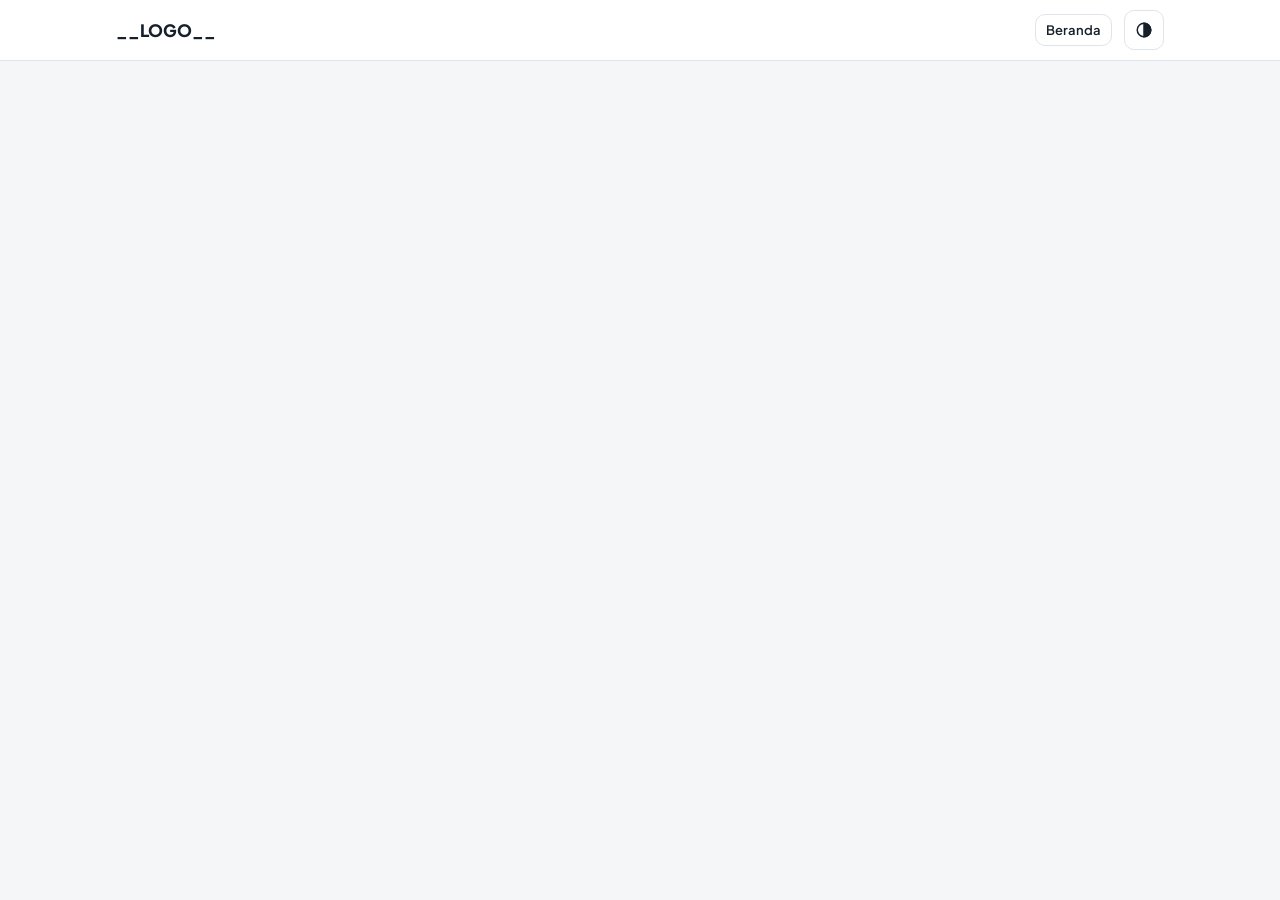
<file: src/angkatan/template_angkatan.html>
<!DOCTYPE html>
<html lang="id">
<head>
<meta charset="utf-8">
<meta name="viewport" content="width=device-width, initial-scale=1">
<title>__TITLE__</title>
<link rel="preconnect" href="https://fonts.googleapis.com">
<link href="https://fonts.googleapis.com/css2?family=Plus+Jakarta+Sans:wght@400;500;600;700;800&display=swap" rel="stylesheet">
<style>
:root{
  --bg:#f4f6f8;--paper:#ffffff;--ink:#16202a;--muted:#5d6b78;--line:#dfe4ea;--soft:#eef2f6;
  --brand:#0f6e6a;--brand-soft:#e2f2f0;--accent:#c2410c;--accent-soft:#fdeee5;
  --good:#15803d;--good-soft:#e5f5ea;--bad:#b91c1c;--bad-soft:#fdeaea;--warn:#a16207;--warn-soft:#fdf6dc;
  --flag:#7c3aed;--flag-soft:#f1eafe;--hema:#0f6e6a;--hema-soft:#e2f2f0;
  --shadow:0 1px 2px rgba(16,24,40,.06),0 4px 14px rgba(16,24,40,.06);
  --sans:"Plus Jakarta Sans",system-ui,-apple-system,"Segoe UI",Roboto,sans-serif;
}
@media (prefers-color-scheme:dark){:root:not([data-theme="light"]){
  --bg:#0f1418;--paper:#171e24;--ink:#e6edf3;--muted:#98a6b3;--line:#2a343d;--soft:#1e272e;
  --brand:#4fd1c5;--brand-soft:#123432;--accent:#fb923c;--accent-soft:#3a2416;
  --good:#4ade80;--good-soft:#14301f;--bad:#f87171;--bad-soft:#3a1a1a;--warn:#facc15;--warn-soft:#352c0f;
  --flag:#c4b5fd;--flag-soft:#2a2142;--hema:#4fd1c5;--hema-soft:#123432;--shadow:none}}
:root[data-theme="dark"]{
  --bg:#0f1418;--paper:#171e24;--ink:#e6edf3;--muted:#98a6b3;--line:#2a343d;--soft:#1e272e;
  --brand:#4fd1c5;--brand-soft:#123432;--accent:#fb923c;--accent-soft:#3a2416;
  --good:#4ade80;--good-soft:#14301f;--bad:#f87171;--bad-soft:#3a1a1a;--warn:#facc15;--warn-soft:#352c0f;
  --flag:#c4b5fd;--flag-soft:#2a2142;--hema:#4fd1c5;--hema-soft:#123432;--shadow:none}
*{box-sizing:border-box}
html,body{margin:0;background:var(--bg);color:var(--ink);font-family:var(--sans);font-size:16px;line-height:1.55;-webkit-text-size-adjust:100%}
button{font:inherit;color:inherit;cursor:pointer}
.wrap{max-width:1080px;margin:0 auto;padding:16px}
header.top{position:sticky;top:0;z-index:20;background:var(--paper);border-bottom:1px solid var(--line)}
header.top .wrap{display:flex;align-items:center;gap:12px;padding-top:10px;padding-bottom:10px}
.logo{font-weight:800;font-size:17px;letter-spacing:-.2px}
.logo span{color:var(--brand)}
.sp{flex:1}
.btn{border:1px solid var(--line);background:var(--paper);border-radius:10px;padding:8px 14px;font-weight:600;font-size:14px;display:inline-flex;align-items:center;gap:6px;min-height:40px}
.btn:hover{border-color:var(--brand)}
.btn.pri{background:var(--brand);border-color:var(--brand);color:#fff}
:root[data-theme="dark"] .btn.pri{color:#06201e}
@media (prefers-color-scheme:dark){:root:not([data-theme="light"]) .btn.pri{color:#06201e}}
.btn.ghost{background:transparent}
.btn.sm{padding:5px 10px;min-height:32px;font-size:13px}
.btn[disabled]{opacity:.45;cursor:not-allowed}
.icon-btn{border:1px solid var(--line);background:var(--paper);border-radius:10px;width:40px;height:40px;display:grid;place-items:center}
h1,h2,h3{line-height:1.25;margin:0}
.hero{display:grid;grid-template-columns:1.3fr 1fr;gap:16px;margin:8px 0 20px}
.panel{background:var(--paper);border:1px solid var(--line);border-radius:16px;padding:18px;box-shadow:var(--shadow)}
.panel h2{font-size:18px;margin-bottom:6px}
.muted{color:var(--muted)}
.small{font-size:13px}
.stats{display:grid;grid-template-columns:repeat(3,1fr);gap:10px;margin-top:12px}
.stat{background:var(--soft);border-radius:12px;padding:10px 12px}
.stat b{display:block;font-size:22px}
.stat span{font-size:12px;color:var(--muted)}
.row{display:flex;gap:8px;flex-wrap:wrap;align-items:center}
.field{display:flex;flex-direction:column;gap:4px;margin:10px 0}
.field label{font-size:13px;font-weight:600;color:var(--muted)}
select,input[type=number]{font:inherit;background:var(--paper);color:var(--ink);border:1px solid var(--line);border-radius:10px;padding:8px 10px;min-height:40px}
.chips{display:flex;flex-wrap:wrap;gap:6px;max-height:190px;overflow:auto;padding:2px}
.chip{border:1px solid var(--line);border-radius:999px;padding:4px 10px;font-size:12.5px;background:var(--paper);user-select:none}
.chip.on{background:var(--brand-soft);border-color:var(--brand);color:var(--brand);font-weight:600}
.lp-grid{display:grid;grid-template-columns:repeat(4,1fr);gap:10px}
@media (max-width:720px){.lp-grid{grid-template-columns:1fr 1fr}}
.bag-btns{display:flex;flex-wrap:wrap;gap:6px;margin:4px 0 6px}
.resume{display:flex;align-items:center;gap:10px;flex-wrap:wrap;background:var(--brand-soft);border:1px solid var(--brand);border-radius:14px;padding:12px 14px;margin:0 0 16px}
.sect-t{display:flex;align-items:baseline;gap:10px;margin:22px 0 10px}
.sect-t h2{font-size:17px}
.grid{display:grid;grid-template-columns:repeat(auto-fill,minmax(300px,1fr));gap:12px}
.card{background:var(--paper);border:1px solid var(--line);border-radius:14px;padding:14px;display:flex;flex-direction:column;gap:8px}
.card h3{font-size:15.5px}
.card .meta{font-size:12.5px;color:var(--muted)}
.bar{height:6px;background:var(--soft);border-radius:99px;overflow:hidden}
.bar i{display:block;height:100%;background:var(--brand)}
.topics{display:none;border-top:1px dashed var(--line);padding-top:8px}
.topics.open{display:block}
.topics div{display:flex;justify-content:space-between;font-size:13px;padding:2px 0;gap:10px}
.bagian-h{font-size:12px;font-weight:700;text-transform:uppercase;letter-spacing:.6px;color:var(--accent);margin:18px 0 8px}
/* quiz */
.qbar{display:flex;align-items:center;gap:10px;flex-wrap:wrap;margin:6px 0 12px}
.pill{font-size:12.5px;font-weight:600;padding:4px 10px;border-radius:999px;background:var(--soft);color:var(--muted)}
.pill.brand{background:var(--brand-soft);color:var(--brand)}
.pill.asli{background:var(--accent-soft);color:var(--accent)}
.pill.pred{background:var(--flag-soft);color:var(--flag)}
.pill.baru{background:var(--good-soft);color:var(--good)}
.timer{font-variant-numeric:tabular-nums;font-weight:700}
.timer.low{color:var(--bad)}
.layout{display:grid;grid-template-columns:1fr 260px;gap:16px;align-items:start}
.qcard{background:var(--paper);border:1px solid var(--line);border-radius:16px;padding:20px;box-shadow:var(--shadow)}
.qnum{font-size:13px;color:var(--muted);font-weight:600;margin-bottom:8px}
.stem{font-size:16.5px;margin-bottom:16px}
.stem p{margin:0 0 8px}
.opts{display:flex;flex-direction:column;gap:8px}
.opt{display:flex;gap:10px;align-items:flex-start;border:1.5px solid var(--line);border-radius:12px;padding:10px 12px;background:var(--paper);text-align:left;width:100%;position:relative}
.opt:hover{border-color:var(--brand)}
.opt .L{flex:0 0 28px;height:28px;border-radius:8px;display:grid;place-items:center;font-weight:700;background:var(--soft);font-size:14px}
.opt .T{flex:1;padding-top:2px}
.opt.sel{border-color:var(--brand);background:var(--brand-soft)}
.opt.sel .L{background:var(--brand);color:#fff}
.opt.ok{border-color:var(--good);background:var(--good-soft)}
.opt.ok .L{background:var(--good);color:#fff}
.opt.no{border-color:var(--bad);background:var(--bad-soft)}
.opt.no .L{background:var(--bad);color:#fff}
.opt.struck .T{text-decoration:line-through;opacity:.5}
.opt .x{flex:0 0 auto;border:none;background:transparent;color:var(--muted);font-size:14px;padding:2px 6px;border-radius:6px}
.opt .x:hover{background:var(--soft)}
.opt.locked{cursor:default}
.qnav{display:flex;gap:8px;margin-top:16px;flex-wrap:wrap}
.qnav .sp{flex:1}
.side{position:sticky;top:76px}
.map{display:grid;grid-template-columns:repeat(6,1fr);gap:5px;max-height:52vh;overflow:auto;padding:2px}
.map button{border:1px solid var(--line);background:var(--paper);border-radius:8px;height:34px;font-size:12.5px;font-weight:600;position:relative}
.map button.ans{background:var(--brand-soft);border-color:var(--brand);color:var(--brand)}
.map button.ok{background:var(--good-soft);border-color:var(--good);color:var(--good)}
.map button.no{background:var(--bad-soft);border-color:var(--bad);color:var(--bad)}
.map button.cur{outline:2px solid var(--ink);outline-offset:1px}
.map button.fl::after{content:"";position:absolute;top:3px;right:3px;width:7px;height:7px;border-radius:50%;background:var(--flag)}
.legend{display:flex;flex-wrap:wrap;gap:8px;font-size:12px;color:var(--muted);margin:8px 0}
.legend i{display:inline-block;width:11px;height:11px;border-radius:3px;border:1px solid var(--line);vertical-align:-1px;margin-right:4px}
/* pembahasan */
.expl{margin-top:16px;border-top:1px solid var(--line);padding-top:14px;display:flex;flex-direction:column;gap:12px}
.verdict{font-weight:800;font-size:15px;padding:10px 12px;border-radius:12px}
.verdict.ok{background:var(--good-soft);color:var(--good)}
.verdict.no{background:var(--bad-soft);color:var(--bad)}
.verdict.na{background:var(--soft);color:var(--muted)}
.blk h4{margin:0 0 4px;font-size:13px;text-transform:uppercase;letter-spacing:.5px;color:var(--muted)}
.blk .body{font-size:15px}
.optx{border:1px solid var(--line);border-radius:12px;padding:10px 12px;margin-bottom:6px;font-size:14.5px}
.optx.good{border-color:var(--good);background:var(--good-soft)}
.optx.mine{border-color:var(--bad)}
.optx .h{font-weight:700;margin-bottom:4px}
.optx .h em{font-style:normal;font-size:12px;font-weight:700;padding:1px 7px;border-radius:99px;margin-left:6px}
.optx .h em.g{background:var(--good);color:#fff}
.optx .h em.b{background:var(--bad);color:#fff}
.optx .h em.m{background:var(--soft);color:var(--muted)}
.optx p{margin:2px 0}
.optx p b{color:var(--muted);font-weight:600}
.note{background:var(--warn-soft);border-left:4px solid var(--warn);border-radius:10px;padding:10px 12px;font-size:14.5px}
.tip{background:var(--brand-soft);border-left:4px solid var(--brand);border-radius:10px;padding:10px 12px;font-size:14.5px}
.key{background:var(--soft);border-radius:10px;padding:10px 12px;font-size:14.5px}
.mistake{background:var(--bad-soft);border-left:4px solid var(--bad);border-radius:10px;padding:10px 12px;font-size:14.5px}
/* tabel & gambar dari bank lama */
.lab{margin:12px 0;padding:12px 14px;border:1px solid var(--line);border-radius:12px;background:var(--soft);max-width:100%;overflow-x:auto}
.lab-t{font-weight:700;font-size:14px;color:var(--hema)}
.lab-i{font-size:13px;color:var(--muted);margin:2px 0 6px}
.lab-n{font-size:13px;color:var(--warn);margin-top:6px}
.t22{border-collapse:collapse;font-size:15px;min-width:100%}
.t22 th,.t22 td{border-bottom:1px solid var(--line);padding:6px 10px;text-align:left}
.t22 th{font-size:13px;color:var(--muted)}
.t22 .fl{color:var(--bad)}
.tagnew{display:inline-block;font-size:12px;font-weight:700;padding:2px 8px;border-radius:999px;background:var(--hema-soft);color:var(--hema);vertical-align:2px}
.qimg{display:block;max-width:100%;max-height:360px;width:auto;height:auto;margin:12px 0;border-radius:10px;border:1px solid var(--line);background:#fff;cursor:zoom-in}
.qimg.zoom{max-height:none;width:100%;cursor:zoom-out}
/* hasil */
.score{display:flex;gap:16px;align-items:center;flex-wrap:wrap}
.ring{width:110px;height:110px;border-radius:50%;display:grid;place-items:center;font-weight:800;font-size:26px}
table.rt{width:100%;border-collapse:collapse;font-size:14px}
table.rt th,table.rt td{padding:7px 8px;border-bottom:1px solid var(--line);text-align:left;vertical-align:top}
table.rt th{font-size:12px;color:var(--muted);text-transform:uppercase;letter-spacing:.4px}
table.rt td.n{text-align:right;font-variant-numeric:tabular-nums;white-space:nowrap}
.tbl-wrap{overflow-x:auto}
.wrong-item{border:1px solid var(--line);border-radius:12px;margin-bottom:8px;background:var(--paper)}
.wrong-item>button{width:100%;text-align:left;border:none;background:transparent;padding:12px;display:flex;gap:10px}
.wrong-item .wi-body{padding:0 12px 12px;display:none}
.wrong-item.open .wi-body{display:block}
.modal-bg{position:fixed;inset:0;background:rgba(0,0,0,.45);display:none;align-items:center;justify-content:center;z-index:50;padding:16px}
.modal-bg.show{display:flex}
.modal{background:var(--paper);border-radius:16px;padding:20px;max-width:420px;width:100%;border:1px solid var(--line)}
.modal h3{margin-bottom:8px}
.hide{display:none!important}
.mob-map{display:none}
@media (max-width:860px){
  .hero{grid-template-columns:1fr}
  .layout{grid-template-columns:1fr}
  .side{display:none;position:static}
  .side.show{display:block}
  .mob-map{display:inline-flex}
  .qcard{padding:16px}
  .map{grid-template-columns:repeat(8,1fr)}
}
@media (max-width:420px){.stats{grid-template-columns:repeat(3,1fr)}.stat b{font-size:18px}.map{grid-template-columns:repeat(6,1fr)}}
kbd{font-family:inherit;font-size:11px;border:1px solid var(--line);border-bottom-width:2px;border-radius:5px;padding:0 5px;background:var(--soft)}
</style>
<script data-goatcounter="https://fmusaaa.goatcounter.com/count"
        async src="https://gc.zgo.at/count.js"></script>
</head>
<body>
<header class="top"><div class="wrap">
  <div class="logo">__LOGO__</div>
  <div class="sp"></div>
  <button class="btn sm ghost" id="homeBtn">Beranda</button>
  <button class="icon-btn" id="themeBtn" title="Ganti tema" aria-label="Ganti tema"><svg width="18" height="18" viewBox="0 0 24 24" fill="none" stroke="currentColor" stroke-width="2"><circle cx="12" cy="12" r="9"/><path d="M12 3v18a9 9 0 0 0 0-18z" fill="currentColor"/></svg></button>
</div></header>

<main class="wrap" id="app"></main>

<div class="modal-bg" id="modal"><div class="modal">
  <h3 id="mTitle"></h3><div id="mBody" class="muted"></div>
  <div class="row" style="justify-content:flex-end;margin-top:16px"><button class="btn" id="mNo">Batal</button><button class="btn pri" id="mYes">Ya</button></div>
</div></div>

<script type="application/json" id="bank">__BANK__</script>
<script>
(function(){
"use strict";
var BANK=JSON.parse(document.getElementById("bank").textContent);
var PPTS=BANK.ppts, QS=BANK.qs, QBY={}, PBY={};
QS.forEach(function(q){QBY[q.id]=q;});
PPTS.forEach(function(p){PBY[p.id]=p;});
var LET="ABCDEFGH";
var KEY="__KEY__";
var SHOWALL=__SHOWALL__;
var CUSTOM=__CUSTOM__;
var $=function(id){return document.getElementById(id);};
function esc(s){return String(s).replace(/[&<>"]/g,function(c){return {"&":"&amp;","<":"&lt;",">":"&gt;",'"':"&quot;"}[c];});}

/* ---------- penyimpanan (opsional, aman bila tidak tersedia) ---------- */
var ST={stats:{},flags:{},hist:[],theme:null,last:null};
try{var raw=localStorage.getItem(KEY); if(raw){var o=JSON.parse(raw); for(var k in o) ST[k]=o[k];}}catch(e){}
function save(){try{localStorage.setItem(KEY,JSON.stringify(ST));}catch(e){}}
function setTheme(t){ if(t) document.documentElement.setAttribute("data-theme",t); else document.documentElement.removeAttribute("data-theme"); }
setTheme(ST.theme);
function applyKM(){QS.forEach(function(q){q.a=(ST.km!=="ver"&&q.r!=null)?q.r:q.v;});}
applyKM();
$("themeBtn").onclick=function(){
  var cur=document.documentElement.getAttribute("data-theme");
  var dark=cur? cur==="dark" : window.matchMedia("(prefers-color-scheme: dark)").matches;
  ST.theme=dark?"light":"dark"; setTheme(ST.theme); save();
};
$("homeBtn").onclick=function(){ if(S&&S.mode==="exam"&&!S.done){ ask("Keluar dari ujian?","Jawaban sesi ini tidak akan dinilai.",function(){stopTimer();S=null;home();}); } else {stopTimer();S=null;home();} };

function stat(id){return ST.stats[id]||null;}
function record(q,ok){
  var s=ST.stats[q.id]||{n:0,c:0,w:0,last:null};
  s.n++; if(ok) s.c++; else s.w++; s.last=ok?1:0; ST.stats[q.id]=s;
}
function pptStats(pid){
  var qs=QS.filter(function(q){return q.ppt===pid;}),done=0,ok=0,wrong=0;
  qs.forEach(function(q){var s=stat(q.id); if(s){done++; if(s.last===1) ok++; else wrong++;}});
  return {n:qs.length,done:done,ok:ok,wrong:wrong};
}
function topicsOf(pid){
  var m={},order=[];
  QS.forEach(function(q){ if(q.ppt!==pid) return; if(!m[q.topik]){m[q.topik]={n:0,done:0,ok:0};order.push(q.topik);} var t=m[q.topik]; t.n++; var s=stat(q.id); if(s){t.done++; if(s.last===1)t.ok++;} });
  return order.map(function(k){return {name:k,v:m[k]};});
}

/* ---------- modal konfirmasi buatan sendiri (confirm() diblok di frame) ---------- */
var mCb=null;
function ask(title,body,yes,yesLabel){ $("mTitle").textContent=title; $("mBody").innerHTML=body; $("mYes").textContent=yesLabel||"Ya"; mCb=yes; $("modal").classList.add("show"); }
$("mNo").onclick=function(){$("modal").classList.remove("show");mCb=null;};
$("mYes").onclick=function(){$("modal").classList.remove("show"); var f=mCb; mCb=null; if(f) f();};

function shuffle(a){for(var i=a.length-1;i>0;i--){var j=Math.floor(Math.random()*(i+1));var t=a[i];a[i]=a[j];a[j]=t;}return a;}

/* ================= BERANDA ================= */
var examSel={};
PPTS.forEach(function(p){examSel[p.id]=true;});
function home(){
  location.hash="";
  var tot=QS.length, done=0, ok=0, wrongIds=[];
  QS.forEach(function(q){var s=stat(q.id); if(s){done++; if(s.last===1) ok++; else wrongIds.push(q.id);}});
  var flagged=Object.keys(ST.flags).filter(function(k){return ST.flags[k];}).length;
  var h='';
  var rs=ST.sess;
  if(rs&&rs.ids&&rs.ids.length){ var ra=rs.ans.filter(function(a){return a!==null;}).length;
    h+='<div class="resume"><div style="flex:1;min-width:200px"><b>Lanjutkan latihan terakhir</b><div class="small muted">'+esc(rs.title)+' · '+ra+'/'+rs.ids.length+' dijawab · terakhir di soal '+(rs.cur+1)+'</div></div><button class="btn pri" id="hRes">Lanjutkan</button><button class="btn ghost sm" id="hResX">Buang</button></div>'; }
  h+='<div class="hero"><div class="panel"><h1 style="font-size:24px;letter-spacing:-.3px">__H1__</h1>'+
     '<p class="muted" style="margin:6px 0 0">'+tot+' __INTRO__ Tiap soal ada kunci, pembahasan semua opsi, dan catatan bila kunci angkatan perlu dikoreksi.</p>'+
     '<div class="stats"><div class="stat"><b>'+done+'</b><span>soal pernah dijawab</span></div><div class="stat"><b>'+(done?Math.round(ok/done*100):0)+'%</b><span>akurasi terakhir</span></div><div class="stat"><b>'+wrongIds.length+'</b><span>masih salah</span></div></div>'+
     '<div class="row" style="margin-top:12px">'+
       (SHOWALL?'<button class="btn pri" id="hAll">Latihan semua soal ('+tot+')</button><button class="btn" id="hAllR">Semua soal diacak</button>':'')+
       '<button class="btn" id="hWrong" '+(wrongIds.length?'':'disabled')+'>Ulangi soal salah ('+wrongIds.length+')</button>'+
       '<button class="btn" id="hFlag" '+(flagged?'':'disabled')+'>Soal ditandai ('+flagged+')</button>'+
       '<button class="btn" id="hNew">Belum dikerjakan ('+(tot-done)+')</button>'+
     '</div>'+
     '<div class="row" style="margin-top:10px">'+['Articulatio','Calcaneus'].map(function(a){var n=QS.filter(function(q){return PBY[q.ppt].bagian==='Angkatan '+a;}).length;return '<button class="btn" data-ang="'+a+'">Semua soal '+a+' ('+n+')</button>';}).join('')+'</div>'+
     '<div style="margin-top:14px"><div class="small muted" style="font-weight:700;margin-bottom:6px">Kunci yang dipakai untuk menilai</div><div class="row">'+
       '<button class="btn sm'+(ST.km!=="ver"?' pri':'')+'" data-km="ref">Kunci angkatan</button><button class="btn sm'+(ST.km==="ver"?' pri':'')+'" data-km="ver">Kunci terverifikasi</button></div>'+
       '<div class="small muted" style="margin-top:6px">'+QS.filter(function(q){return q.r!=null&&q.r!==q.v;}).length+' soal punya kunci angkatan yang berbeda dengan hasil verifikasi. Dua-duanya selalu ditampilkan di pembahasan.</div></div>'+
     (ST.hist.length?'<div style="margin-top:14px"><div class="small muted" style="font-weight:700;margin-bottom:4px">Riwayat simulasi</div>'+ST.hist.slice(-5).reverse().map(function(r){return '<div class="small" style="display:flex;justify-content:space-between;border-bottom:1px solid var(--line);padding:3px 0"><span>'+esc(r.date)+' · '+r.n+' soal</span><b>'+r.pct+'%</b></div>';}).join('')+'</div>':'')+
     '</div>';
  h+='<div class="panel"><h2>Simulasi ujian blok</h2><p class="muted small" style="margin:0">Soal diambil proporsional dari set soal yang dipilih, diacak, kunci baru muncul setelah ujian dikirim.</p>'+
     '<div class="row"><div class="field" style="flex:1"><label for="exN">Jumlah soal</label><select id="exN"><option>30</option><option selected>50</option><option>100</option><option>150</option><option value="all">Semua</option></select></div>'+
     '<div class="field" style="flex:1"><label for="exT">Waktu per soal</label><select id="exT"><option value="0">Tanpa batas</option><option value="45">45 detik</option><option value="60" selected>60 detik</option><option value="90">90 detik</option></select></div></div>'+
     '<div class="field"><label>Set soal yang diikutkan <button class="btn sm ghost" id="exAll" style="margin-left:6px">Semua</button><button class="btn sm ghost" id="exNone">Kosongkan</button></label><div class="chips" id="exChips"></div></div>'+
     '<button class="btn pri" id="exGo" style="width:100%;justify-content:center;margin-top:6px">Mulai simulasi</button></div></div>';
  if(CUSTOM) h+=customPanel();
  h+='<div class="sect-t"><h2>Latihan per set soal</h2><span class="muted small">Pilih jawaban, langsung dinilai dan dibahas</span></div>';
  var bag=null;
  PPTS.forEach(function(p){
    if(p.bagian!==bag){ if(bag!==null) h+='</div>'; bag=p.bagian; h+='<div class="bagian-h">'+esc(bag)+'</div><div class="grid">'; }
    var s=pptStats(p.id), pct=s.done?Math.round(s.ok/s.done*100):0;
    h+='<div class="card"><h3>'+esc(p.title)+'</h3><div class="meta">'+esc(p.dosen)+' · '+s.n+' soal · dikerjakan '+s.done+(s.done?' · benar '+pct+'%':'')+'</div>'+
       '<div class="bar"><i style="width:'+(s.n?Math.round(s.done/s.n*100):0)+'%"></i></div>'+
       '<div class="row"><button class="btn sm pri" data-pr="'+p.id+'">Latihan</button><button class="btn sm" data-rnd="'+p.id+'">Acak 20</button>'+
       '<button class="btn sm" data-wr="'+p.id+'" '+(s.wrong?'':'disabled')+'>Salah ('+s.wrong+')</button><button class="btn sm ghost" data-tp="'+p.id+'">Subtopik ▾</button></div>'+
       '<div class="topics" id="tp-'+p.id+'">'+topicsOf(p.id).map(function(t){var a=t.v.done?Math.round(t.v.ok/t.v.done*100)+'%':'–';return '<div><span>'+esc(t.name)+'</span><span class="muted">'+t.v.n+' soal · '+a+'</span></div>';}).join('')+'</div></div>';
  });
  h+='</div><p class="muted small" style="margin-top:24px">Tombol keyboard: <kbd>A</kbd>–<kbd>E</kbd> pilih jawaban, <kbd>←</kbd> <kbd>→</kbd> pindah soal, <kbd>F</kbd> tandai ragu. Progres disimpan di browser ini.</p>';
  $("app").innerHTML=h;
  var chips=$("exChips");
  chips.innerHTML=PPTS.map(function(p){return '<span class="chip'+(examSel[p.id]?' on':'')+'" data-ch="'+p.id+'">'+esc(p.title)+'</span>';}).join('');
  chips.onclick=function(e){var c=e.target.closest("[data-ch]"); if(!c) return; var id=c.getAttribute("data-ch"); examSel[id]=!examSel[id]; c.classList.toggle("on",examSel[id]);};
  $("exAll").onclick=function(){PPTS.forEach(function(p){examSel[p.id]=true;}); home();};
  $("exNone").onclick=function(){PPTS.forEach(function(p){examSel[p.id]=false;}); home();};
  $("exGo").onclick=startExam;
  if(SHOWALL){
    $("hAll").onclick=function(){startPractice(QS.slice(),"Latihan semua soal (urut set & nomor)",true);};
    $("hAllR").onclick=function(){startPractice(shuffle(QS.slice()),"Latihan semua soal (acak)",true);};
  }
  if(rs&&$("hRes")){ $("hRes").onclick=resumeSess; $("hResX").onclick=function(){ask("Buang sesi latihan ini?","Progres jawaban per soal tetap tersimpan di statistik; hanya posisi sesi yang dihapus.",function(){delete ST.sess;save();home();},"Buang");}; }
  if(CUSTOM) bindCustom();
  $("hWrong").onclick=function(){startPractice(wrongIds.map(function(i){return QBY[i];}),"Ulangi semua soal salah",true);};
  $("hFlag").onclick=function(){startPractice(QS.filter(function(q){return ST.flags[q.id];}),"Soal ditandai",false);};
  $("hNew").onclick=function(){startPractice(shuffle(QS.filter(function(q){return !stat(q.id);})).slice(0,30),"30 soal belum dikerjakan (acak)",false);};
  $("app").onclick=function(e){
    var b=e.target.closest("button"); if(!b) return;
    var id;
    if((id=b.getAttribute("data-km"))){ ST.km=id; applyKM(); save(); home(); return; }
    if((id=b.getAttribute("data-ang"))){ var a=id; startPractice(QS.filter(function(q){return PBY[q.ppt].bagian==='Angkatan '+a;}),"Semua soal "+a,false); return; }
    if((id=b.getAttribute("data-pr"))) startPractice(QS.filter(function(q){return q.ppt===id;}),PBY[id].title,false);
    else if((id=b.getAttribute("data-rnd"))) startPractice(shuffle(QS.filter(function(q){return q.ppt===id;})).slice(0,20),PBY[id].title+" · acak 20",false);
    else if((id=b.getAttribute("data-wr"))) startPractice(QS.filter(function(q){var s=stat(q.id);return q.ppt===id&&s&&s.last===0;}),PBY[id].title+" · soal salah",true);
    else if((id=b.getAttribute("data-tp"))) $("tp-"+id).classList.toggle("open");
  };
  window.scrollTo(0,0);
}

/* ================= LATIHAN KUSTOM ================= */
var PIDX={}; PPTS.forEach(function(p,i){PIDX[p.id]=i;});
var LP={sel:{},src:"all",tag:"all",n:"20",order:"rnd"};
PPTS.forEach(function(p){LP.sel[p.id]=true;});
try{ if(ST.lp){ for(var k2 in ST.lp) if(k2!=="sel") LP[k2]=ST.lp[k2]; if(ST.lp.sel) PPTS.forEach(function(p){ if(p.id in ST.lp.sel) LP.sel[p.id]=!!ST.lp.sel[p.id]; }); } }catch(e){}
function lpPool(){
  return QS.filter(function(q){
    if(!LP.sel[q.ppt]) return false;
    if(LP.tag!=="all" && (q.tag||"")!==LP.tag) return false;
    var s=stat(q.id);
    if(LP.src==="new") return !s;
    if(LP.src==="wrong") return s&&s.last===0;
    if(LP.src==="flag") return !!ST.flags[q.id];
    return true;
  });
}
function opt(v,l,cur){return '<option value="'+v+'"'+(String(cur)===v?' selected':'')+'>'+l+'</option>';}
function customPanel(){
  var bags=[]; PPTS.forEach(function(p){ if(bags.indexOf(p.bagian)<0) bags.push(p.bagian); });
  var tg={}; QS.forEach(function(q){tg[q.tag||""]=(tg[q.tag||""]||0)+1;});
  return '<div class="panel" style="margin-bottom:6px"><h2>Latihan kustom</h2><p class="muted small" style="margin:0">Atur sendiri soal latihan. Jawaban langsung dinilai dan dibahas; posisi latihan disimpan, jadi bisa dilanjutkan nanti.</p>'+
   '<div class="lp-grid">'+
   '<div class="field"><label for="lpSrc">Sumber soal</label><select id="lpSrc">'+opt("all","Semua soal",LP.src)+opt("new","Belum dikerjakan",LP.src)+opt("wrong","Salah terakhir",LP.src)+opt("flag","Ditandai ragu",LP.src)+'</select></div>'+
   '<div class="field"><label for="lpTag">Jenis soal</label><select id="lpTag">'+opt("all","Semua jenis",LP.tag)+opt("asli","Soal asli recall ("+(tg.asli||0)+")",LP.tag)+opt("prediksi","Prediksi ("+(tg.prediksi||0)+")",LP.tag)+opt("baru","Soal baru ("+(tg.baru||0)+")",LP.tag)+opt("","Bank reguler ("+(tg[""]||0)+")",LP.tag)+'</select></div>'+
   '<div class="field"><label for="lpN">Jumlah soal</label><select id="lpN">'+opt("10","10",LP.n)+opt("20","20",LP.n)+opt("50","50",LP.n)+opt("100","100",LP.n)+opt("all","Semua yang cocok",LP.n)+'</select></div>'+
   '<div class="field"><label for="lpO">Urutan</label><select id="lpO">'+opt("rnd","Acak",LP.order)+opt("seq","Urut per PPT",LP.order)+'</select></div>'+
   '</div>'+
   '<div class="field" style="margin-top:0"><label>PPT <button class="btn sm ghost" id="lpAll" style="margin-left:6px">Semua</button><button class="btn sm ghost" id="lpNone">Kosongkan</button></label>'+
   '<div class="bag-btns">'+bags.map(function(b){return '<button class="btn sm" data-bag="'+esc(b)+'">'+esc(b)+'</button>';}).join('')+'</div>'+
   '<div class="chips" id="lpChips">'+PPTS.map(function(p){return '<span class="chip'+(LP.sel[p.id]?' on':'')+'" data-lp="'+p.id+'">'+esc(p.title)+'</span>';}).join('')+'</div></div>'+
   '<button class="btn pri" id="lpGo" style="width:100%;justify-content:center;margin-top:6px"></button></div>';
}
function lpRefresh(){
  ST.lp=LP; save();
  var n=lpPool().length, take=LP.n==="all"?n:Math.min(parseInt(LP.n,10),n), b=$("lpGo");
  b.disabled=!n; b.textContent=n?('Mulai latihan · '+take+' soal'+(take<n?' dari '+n+' yang cocok':'')):'Tidak ada soal yang cocok';
}
function bindCustom(){
  $("lpSrc").onchange=function(){LP.src=this.value;lpRefresh();};
  $("lpTag").onchange=function(){LP.tag=this.value;lpRefresh();};
  $("lpN").onchange=function(){LP.n=this.value;lpRefresh();};
  $("lpO").onchange=function(){LP.order=this.value;lpRefresh();};
  function paint(){document.querySelectorAll("[data-lp]").forEach(function(c){c.classList.toggle("on",!!LP.sel[c.getAttribute("data-lp")]);}); lpRefresh();}
  $("lpChips").onclick=function(e){var c=e.target.closest("[data-lp]"); if(!c) return; var id=c.getAttribute("data-lp"); LP.sel[id]=!LP.sel[id]; paint();};
  $("lpAll").onclick=function(e){e.stopPropagation();PPTS.forEach(function(p){LP.sel[p.id]=true;}); paint();};
  $("lpNone").onclick=function(e){e.stopPropagation();PPTS.forEach(function(p){LP.sel[p.id]=false;}); paint();};
  document.querySelectorAll("[data-bag]").forEach(function(b){ b.onclick=function(e){ e.stopPropagation(); var bg=b.getAttribute("data-bag"); PPTS.forEach(function(p){LP.sel[p.id]=(p.bagian===bg);}); paint(); }; });
  $("lpGo").onclick=function(e){
    e.stopPropagation();
    var pool=lpPool(); if(!pool.length) return;
    var list=LP.order==="seq"? pool.slice().sort(function(x,y){return PIDX[x.ppt]-PIDX[y.ppt]||x.id-y.id;}) : shuffle(pool.slice());
    if(LP.n!=="all") list=list.slice(0,parseInt(LP.n,10));
    if(LP.order==="seq") list.sort(function(x,y){return PIDX[x.ppt]-PIDX[y.ppt]||x.id-y.id;});
    var nSel=PPTS.filter(function(p){return LP.sel[p.id];});
    var src={all:"",new:"belum dikerjakan",wrong:"salah terakhir",flag:"ditandai"}[LP.src];
    var title="Latihan kustom · "+(nSel.length===PPTS.length?"semua PPT":nSel.length===1?nSel[0].title:nSel.length+" PPT")+(src?" · "+src:"")+(LP.tag!=="all"?" · "+(LP.tag||"reguler"):"");
    startPractice(list,title,true);
  };
  lpRefresh();
}

/* ---------- simpan & lanjutkan sesi latihan ---------- */
function saveSess(){
  if(!S||S.mode!=="practice") return;
  if(S.done){ delete ST.sess; save(); return; }
  ST.sess={title:S.title,ids:S.items.map(function(x){return x.q.id;}),ord:S.items.map(function(x){return x.ord;}),ans:S.items.map(function(x){return x.ans;}),cur:S.cur,t0:S.t0};
  save();
}
function resumeSess(){
  var r=ST.sess; if(!r) return;
  var items=[];
  r.ids.forEach(function(id,i){ var q=QBY[id]; if(!q) return; var ord=r.ord[i]; if(!ord||ord.length!==q.o.length) ord=q.o.map(function(_,k){return k;});
    items.push({q:q,ord:ord,ans:(r.ans[i]==null?null:r.ans[i]),struck:{},fl:!!ST.flags[id]}); });
  if(!items.length){delete ST.sess;save();home();return;}
  S={mode:"practice",title:r.title,items:items,cur:Math.min(r.cur||0,items.length-1),done:false,t0:r.t0||Date.now()};
  quiz(); window.scrollTo(0,0);
}

/* ================= SESI ================= */
var S=null, TIMER=null;
function makeItems(list,shuf){
  return list.map(function(q){ var ord=q.o.map(function(_,i){return i;}); if(shuf) shuffle(ord); return {q:q,ord:ord,ans:null,struck:{},fl:!!ST.flags[q.id]}; });
}
function startPractice(list,title,shuf){
  if(!list.length) return;
  S={mode:"practice",title:title,items:makeItems(list,true),cur:0,done:false,t0:Date.now()};
  quiz(); window.scrollTo(0,0);
}
function startExam(){
  var ids=PPTS.filter(function(p){return examSel[p.id];}).map(function(p){return p.id;});
  if(!ids.length){ask("Belum ada set dipilih","Pilih minimal satu set soal untuk simulasi.",null,"Oke");return;}
  var pool={},total=0;
  ids.forEach(function(id){pool[id]=shuffle(QS.filter(function(q){return q.ppt===id;}));total+=pool[id].length;});
  var nSel=$("exN").value, N=nSel==="all"?total:Math.min(parseInt(nSel,10),total);
  // alokasi proporsional terhadap jumlah soal tiap PPT (metode sisa terbesar), minimal 1 bila N cukup
  var alloc={},rem=[],used=0;
  ids.forEach(function(id){var x=N*pool[id].length/total; alloc[id]=Math.floor(x); rem.push([id,x-alloc[id]]); used+=alloc[id];});
  if(N>=ids.length) ids.forEach(function(id){ if(alloc[id]===0){alloc[id]=1;used++;} });
  rem.sort(function(a,b){return b[1]-a[1];});
  var i=0; while(used<N && i<rem.length*3){var id=rem[i%rem.length][0]; if(alloc[id]<pool[id].length){alloc[id]++;used++;} i++;}
  while(used>N){var mx=ids.reduce(function(a,b){return alloc[a]>=alloc[b]?a:b;}); alloc[mx]--; used--;}
  var list=[]; ids.forEach(function(id){list=list.concat(pool[id].slice(0,alloc[id]));});
  shuffle(list);
  var per=parseInt($("exT").value,10);
  S={mode:"exam",title:"__EXAMTITLE__",items:makeItems(list,true),cur:0,done:false,t0:Date.now(),limit:per?per*list.length:0};
  quiz(); window.scrollTo(0,0);
  if(S.limit) startTimer();
}
function startTimer(){
  stopTimer();
  TIMER=setInterval(function(){
    if(!S||S.done){stopTimer();return;}
    var left=S.limit-Math.floor((Date.now()-S.t0)/1000);
    var el=$("tmr"); if(el){el.textContent=fmt(Math.max(left,0)); el.classList.toggle("low",left<=60);}
    if(left<=0){stopTimer(); finishExam(true);}
  },1000);
}
function stopTimer(){ if(TIMER){clearInterval(TIMER);TIMER=null;} }
function fmt(s){var m=Math.floor(s/60),x=s%60;return (m<10?"0":"")+m+":"+(x<10?"0":"")+x;}

function quiz(){
  location.hash="soal";
  var it=S.items[S.cur], q=it.q, p=PBY[q.ppt], exam=S.mode==="exam", answered=it.ans!==null;
  var nAns=S.items.filter(function(x){return x.ans!==null;}).length;
  var h='<div class="qbar"><span class="pill brand">'+(exam?"Simulasi ujian":"Latihan")+'</span><b style="font-size:15px">'+esc(S.title)+'</b><div class="sp"></div>'+
        '<span class="muted small">'+nAns+'/'+S.items.length+' dijawab</span>'+
        (exam&&S.limit?'<span class="pill timer" id="tmr">'+fmt(Math.max(S.limit-Math.floor((Date.now()-S.t0)/1000),0))+'</span>':'')+
        '<button class="btn sm mob-map" id="mapT">Peta soal</button>'+
        (exam?'<button class="btn sm pri" id="endB">Kirim & akhiri</button>':'<button class="btn sm" id="endB">Selesai</button>')+'</div>';
  h+='<div class="layout"><div><div class="qcard">';
  h+='<div class="qnum">Soal '+(S.cur+1)+' dari '+S.items.length+'</div>';
  h+='<div class="row" style="margin-bottom:10px"><span class="pill">'+esc(p.title)+'</span><span class="pill">'+esc(q.topik)+'</span>'+
     (q.lbl?'<span class="pill '+(q.tag==="rekon"?'pred':'asli')+'">'+esc(q.lbl)+' · no. '+esc(q.no)+'</span>':'')+
     (it.fl?'<span class="pill pred">Ditandai ragu</span>':'')+'</div>';
  h+='<div class="stem">'+q.s+'</div><div class="opts">';
  it.ord.forEach(function(oi,k){
    var cls="opt", lock=(!exam&&answered)||S.done;
    if(lock){ if(oi===q.a) cls+=" ok"; else if(oi===it.ans) cls+=" no"; }
    else if(it.ans===oi) cls+=" sel";
    if(it.struck[oi]) cls+=" struck";
    if(lock) cls+=" locked";
    h+='<div class="'+cls+'" data-o="'+oi+'" role="button" tabindex="0"><span class="L">'+LET[k]+'</span><span class="T">'+q.o[oi][0]+'</span>'+(lock?'':'<button class="x" data-x="'+oi+'" title="Coret opsi" aria-label="Coret opsi">✕</button>')+'</div>';
  });
  h+='</div>';
  if((!exam&&answered)||S.done) h+=explain(it);
  h+='<div class="qnav"><button class="btn" id="prevB" '+(S.cur===0?'disabled':'')+'>← Sebelumnya</button><button class="btn" id="flagB">'+(it.fl?'Hapus tanda':'Tandai ragu')+'</button><div class="sp"></div><button class="btn pri" id="nextB">'+(S.cur===S.items.length-1?(exam&&!S.done?'Kirim & akhiri':'Selesai'):'Berikutnya →')+'</button></div>';
  h+='</div></div><aside class="side" id="side"><div class="panel" style="padding:14px"><div style="font-weight:700;margin-bottom:6px">Peta soal</div>'+
     '<div class="legend">'+(exam&&!S.done?'<span><i></i>Belum</span><span><i style="background:var(--brand-soft);border-color:var(--brand)"></i>Dijawab</span>':'<span><i></i>Belum</span><span><i style="background:var(--good-soft);border-color:var(--good)"></i>Benar</span><span><i style="background:var(--bad-soft);border-color:var(--bad)"></i>Salah</span>')+'<span><i style="background:var(--flag);border-color:var(--flag)"></i>Ragu</span></div>'+
     '<div class="map" id="map">'+S.items.map(function(x,i){
        var c=""; if(x.ans!==null){ if(exam&&!S.done) c="ans"; else c=(x.ans===x.q.a?"ok":"no"); }
        if(i===S.cur) c+=" cur"; if(x.fl) c+=" fl";
        return '<button class="'+c+'" data-go="'+i+'">'+(i+1)+'</button>';}).join('')+'</div>'+
     '<div class="small muted" style="margin-top:8px">'+(exam&&!S.done?'Kunci & pembahasan tampil setelah ujian dikirim.':'')+'</div></div></aside></div>';
  $("app").innerHTML=h;
  saveSess();
  bindQuiz();
}
function bindQuiz(){
  var it=S.items[S.cur], exam=S.mode==="exam";
  $("app").onclick=function(e){
    var x=e.target.closest("[data-x]");
    if(x){ e.stopPropagation(); var oi=+x.getAttribute("data-x"); it.struck[oi]=!it.struck[oi]; quiz(); return; }
    var o=e.target.closest("[data-o]");
    if(o){ choose(+o.getAttribute("data-o")); return; }
    var g=e.target.closest("[data-go]");
    if(g){ S.cur=+g.getAttribute("data-go"); quiz(); window.scrollTo(0,0); return; }
    var wi=e.target.closest(".wi-head"); if(wi){wi.parentNode.classList.toggle("open");}
  };
  document.querySelectorAll(".qimg").forEach(function(i){i.onclick=function(){i.classList.toggle("zoom");};});
  $("prevB").onclick=function(){go(-1);};
  $("nextB").onclick=function(){ if(S.cur===S.items.length-1){ endAsk(); } else go(1); };
  $("flagB").onclick=toggleFlag;
  $("endB").onclick=endAsk;
  var mt=$("mapT"); if(mt) mt.onclick=function(){$("side").classList.toggle("show"); $("side").scrollIntoView({behavior:"smooth"});};
}
function go(d){ var n=S.cur+d; if(n<0||n>=S.items.length) return; S.cur=n; quiz(); window.scrollTo(0,0); }
function toggleFlag(){ var it=S.items[S.cur]; it.fl=!it.fl; if(it.fl) ST.flags[it.q.id]=1; else delete ST.flags[it.q.id]; save(); quiz(); }
function choose(oi){
  var it=S.items[S.cur];
  if(S.done) return;
  if(S.mode==="practice"){
    if(it.ans!==null) return;
    it.ans=oi; record(it.q,oi===it.q.a); save(); quiz();
  } else { it.ans=(it.ans===oi?null:oi); quiz(); }
}
function endAsk(){
  if(S.done){ results(); return; }
  var n=S.items.length, a=S.items.filter(function(x){return x.ans!==null;}).length, f=S.items.filter(function(x){return x.fl;}).length;
  if(S.mode==="exam"){
    ask("Kirim jawaban dan akhiri ujian?",'Dijawab <b>'+a+'</b> dari '+n+' soal'+(n-a?' · <b>'+(n-a)+'</b> belum dijawab':'')+(f?' · <b>'+f+'</b> ditandai ragu':'')+'. Setelah dikirim, jawaban tidak bisa diubah.',function(){finishExam(false);},"Ya, kirim");
  } else {
    if(a<n) ask("Akhiri latihan?",(n-a)+' soal belum dijawab. Hasil dihitung dari soal yang sudah dijawab.',function(){S.done=true;results();},"Akhiri");
    else {S.done=true;results();}
  }
}
function finishExam(timeout){
  stopTimer(); S.done=true; S.timeout=timeout;
  S.items.forEach(function(it){ if(it.ans!==null) record(it.q,it.ans===it.q.a); });
  var ok=S.items.filter(function(x){return x.ans===x.q.a;}).length;
  var d=new Date(), pad=function(x){return (x<10?"0":"")+x;};
  ST.hist.push({date:d.getFullYear()+"-"+pad(d.getMonth()+1)+"-"+pad(d.getDate())+" "+pad(d.getHours())+":"+pad(d.getMinutes()),n:S.items.length,pct:Math.round(ok/S.items.length*100)});
  if(ST.hist.length>30) ST.hist=ST.hist.slice(-30);
  save(); results();
}

/* ---------- pembahasan ---------- */
function explain(it){
  var q=it.q, mine=it.ans, ok=mine===q.a, kpos=it.ord.indexOf(q.a), diff=q.r!=null&&q.r!==q.v, h='<div class="expl">';
  if(mine===null) h+='<div class="verdict na">Tidak dijawab. Kunci: '+LET[kpos]+'. '+q.o[q.a][0]+'</div>';
  else h+='<div class="verdict '+(ok?'ok':'no')+'">'+(ok?'Benar! ':'Belum tepat. ')+'Kunci jawaban: '+LET[kpos]+'. '+q.o[q.a][0]+'</div>';
  if(diff) h+='<div class="note"><b>Kunci angkatan vs kunci terverifikasi:</b> file angkatan menandai <b>'+LET[it.ord.indexOf(q.r)]+'. '+q.o[q.r][0]+'</b>, hasil verifikasi <b>'+LET[it.ord.indexOf(q.v)]+'. '+q.o[q.v][0]+'</b>. Nilai sesi ini memakai '+(ST.km==="ver"?'kunci terverifikasi':'kunci angkatan')+' (bisa diganti di beranda).</div>';
  else if(q.r==null) h+='<div class="note">File angkatan tidak menandai jawaban untuk soal ini, jadi kunci diambil dari hasil verifikasi.</div>';
  if(mine!==null&&!ok){ var mp=it.ord.indexOf(mine);
    if(diff&&mine===q.v) h+='<div class="mistake"><b>Pilihanmu ('+LET[mp]+') sama dengan kunci terverifikasi</b>, tapi berbeda dengan kunci angkatan. Untuk ujian, pahami alasan di catatan di bawah.</div>';
    else h+='<div class="mistake"><b>Kenapa pilihanmu ('+LET[mp]+') keliru:</b> '+q.o[mine][1]+'</div>'; }
  h+='<div class="blk"><h4>Pembahasan</h4><div class="body">'+q.o[q.v][1]+(q.p?'<div style="margin-top:6px">'+q.p+'</div>':'')+'</div></div>';
  h+='<div class="blk"><h4>Pembahasan semua opsi</h4>';
  it.ord.forEach(function(oi,k){
    var good=oi===q.a, me=oi===mine;
    var tags=(good?'<em class="g">Kunci</em>':'')+(diff&&oi===q.r&&!good?'<em class="m">Kunci angkatan</em>':'')+(diff&&oi===q.v&&!good?'<em class="m">Terverifikasi</em>':'')+(me&&!good?'<em class="b">Pilihanmu</em>':'')+(me&&good?'<em class="m">Pilihanmu</em>':'');
    h+='<div class="optx'+(good?' good':'')+(me&&!good?' mine':'')+'"><div class="h">'+LET[k]+'. '+q.o[oi][0]+tags+'</div><p>'+q.o[oi][1]+'</p></div>';
  });
  h+='</div>';
  if(q.n) h+='<div class="note"><b>Catatan:</b> '+q.n+'</div>';
  h+='</div>';
  return h;
}

/* ================= HASIL ================= */
function results(){
  stopTimer(); location.hash="hasil";
  if(S.mode==="practice"&&ST.sess){ delete ST.sess; save(); }
  var items=S.items, exam=S.mode==="exam";
  var ans=items.filter(function(x){return x.ans!==null;}), ok=items.filter(function(x){return x.ans===x.q.a;}), wrong=ans.filter(function(x){return x.ans!==x.q.a;});
  var denom=exam?items.length:Math.max(ans.length,1), pct=Math.round(ok.length/denom*100);
  var per={}, perT={};
  items.forEach(function(x){
    var k=x.q.ppt; per[k]=per[k]||{n:0,ok:0,blank:0}; per[k].n++; if(x.ans===x.q.a) per[k].ok++; if(x.ans===null) per[k].blank++;
    var tk=x.q.ppt+"||"+x.q.topik; perT[tk]=perT[tk]||{n:0,ok:0}; perT[tk].n++; if(x.ans===x.q.a) perT[tk].ok++;
  });
  var col=pct>=80?'var(--good)':pct>=60?'var(--warn)':'var(--bad)';
  var mins=Math.round((Date.now()-S.t0)/60000);
  var h='<div class="panel"><div class="score"><div class="ring" style="background:conic-gradient('+col+' '+pct*3.6+'deg,var(--soft) 0)"><div style="width:84px;height:84px;border-radius:50%;background:var(--paper);display:grid;place-items:center">'+pct+'%</div></div>'+
        '<div><h2 style="font-size:20px">'+(exam?'Hasil simulasi ujian':'Hasil latihan')+'</h2><div class="muted">'+esc(S.title)+(S.timeout?' · waktu habis':'')+'</div>'+
        '<div class="row" style="margin-top:8px"><span class="pill">'+items.length+' soal</span><span class="pill baru">Benar '+ok.length+'</span><span class="pill" style="background:var(--bad-soft);color:var(--bad)">Salah '+wrong.length+'</span><span class="pill">Kosong '+(items.length-ans.length)+'</span><span class="pill">± '+mins+' menit</span></div></div></div>';
  // rekomendasi
  var weakP=Object.keys(per).map(function(k){return {k:k,v:per[k],r:per[k].ok/per[k].n};}).filter(function(x){return x.r<0.7;}).sort(function(a,b){return a.r-b.r;});
  var weakT=Object.keys(perT).map(function(k){return {k:k,v:perT[k],r:perT[k].ok/perT[k].n};}).filter(function(x){return x.r<0.6&&x.v.n>=2;}).sort(function(a,b){return a.r-b.r;}).slice(0,6);
  h+='<div style="margin-top:14px"><b>Rekomendasi belajar ulang:</b> ';
  if(!weakP.length) h+='<span class="muted">Semua PPT di sesi ini ≥ 70%. Lanjutkan dengan simulasi PPT lain atau tambah jumlah soal.</span>';
  else h+=weakP.map(function(x){return esc(PBY[x.k].title)+' ('+Math.round(x.r*100)+'%)';}).join(', ')+(weakT.length?'. Fokus subtopik: '+weakT.map(function(x){var a=x.k.split("||");return esc(a[1])+' <span class="muted">('+esc(PBY[a[0]].title)+')</span>';}).join(', '):'')+'.';
  h+='</div><div class="row" style="margin-top:14px"><button class="btn pri" id="rvAll">Lihat semua pembahasan</button><button class="btn" id="rvWrong" '+(wrong.length||items.length-ans.length?'':'disabled')+'>Ulangi soal salah & kosong</button><button class="btn" id="rvHome">Ke beranda</button></div></div>';
  // per PPT
  h+='<div class="panel" style="margin-top:14px"><h2>Analisis per set soal</h2><div class="tbl-wrap"><table class="rt"><tr><th>Set</th><th class="n">Soal</th><th class="n">Benar</th><th class="n">%</th></tr>'+
     Object.keys(per).sort(function(a,b){return per[a].ok/per[a].n-per[b].ok/per[b].n;}).map(function(k){var v=per[k];return '<tr><td>'+esc(PBY[k].title)+'</td><td class="n">'+v.n+'</td><td class="n">'+v.ok+'</td><td class="n"><b style="color:'+(v.ok/v.n>=0.8?'var(--good)':v.ok/v.n>=0.6?'var(--warn)':'var(--bad)')+'">'+Math.round(v.ok/v.n*100)+'%</b></td></tr>';}).join('')+'</table></div></div>';
  h+='<div class="panel" style="margin-top:14px"><h2>Analisis per topik</h2><div class="tbl-wrap"><table class="rt"><tr><th>Topik</th><th>Set</th><th class="n">Benar</th><th class="n">%</th></tr>'+
     Object.keys(perT).sort(function(a,b){return perT[a].ok/perT[a].n-perT[b].ok/perT[b].n;}).map(function(k){var v=perT[k],a=k.split("||");return '<tr><td>'+esc(a[1])+'</td><td class="muted small">'+esc(PBY[a[0]].title)+'</td><td class="n">'+v.ok+'/'+v.n+'</td><td class="n">'+Math.round(v.ok/v.n*100)+'%</td></tr>';}).join('')+'</table></div></div>';
  // daftar salah
  var bad=items.map(function(x,i){return {x:x,i:i};}).filter(function(o){return o.x.ans!==o.x.q.a;});
  h+='<div class="panel" style="margin-top:14px"><h2>Daftar soal salah & kosong ('+bad.length+')</h2><p class="muted small" style="margin:0 0 10px">Ketuk soal untuk membuka pembahasan lengkap.</p>';
  bad.forEach(function(o){
    var stemTxt=o.x.q.s.replace(/<[^>]+>/g," ").replace(/\s+/g," ").trim();
    h+='<div class="wrong-item"><button class="wi-head"><b>'+(o.i+1)+'.</b><span style="flex:1">'+esc(stemTxt.length>170?stemTxt.slice(0,170)+'…':stemTxt)+'<br><span class="muted small">'+esc(PBY[o.x.q.ppt].title)+' · '+esc(o.x.q.topik)+'</span></span></button><div class="wi-body"><div class="stem">'+o.x.q.s+'</div>'+explain(o.x)+'</div></div>';
  });
  if(!bad.length) h+='<div class="muted">Tidak ada. Mantap!</div>';
  h+='</div>';
  $("app").innerHTML=h;
  $("app").onclick=function(e){var wi=e.target.closest(".wi-head"); if(wi) wi.parentNode.classList.toggle("open");};
  document.querySelectorAll(".qimg").forEach(function(i){i.onclick=function(){i.classList.toggle("zoom");};});
  $("rvAll").onclick=function(){S.cur=0; quiz(); window.scrollTo(0,0);};
  $("rvWrong").onclick=function(){ startPractice(bad.map(function(o){return o.x.q;}),"Ulangi soal salah & kosong",true); };
  $("rvHome").onclick=function(){S=null;home();};
  window.scrollTo(0,0);
}

/* ---------- keyboard ---------- */
document.addEventListener("keydown",function(e){
  if($("modal").classList.contains("show")){ if(e.key==="Escape") $("mNo").click(); if(e.key==="Enter") $("mYes").click(); return; }
  if(!S||location.hash!=="#soal") return;
  if(e.target.tagName==="SELECT"||e.target.tagName==="INPUT") return;
  var k=e.key.toUpperCase(), it=S.items[S.cur];
  var idx=LET.indexOf(k);
  if(idx>=0&&idx<it.ord.length&&k.length===1){ choose(it.ord[idx]); e.preventDefault(); }
  else if(e.key==="ArrowRight") go(1);
  else if(e.key==="ArrowLeft") go(-1);
  else if(k==="F") toggleFlag();
});
window.addEventListener("hashchange",function(){ if(!location.hash && S && !S.done && S.mode==="exam"){ location.hash="soal"; } });
home();
})();
</script>
</body>
</html>
</file>
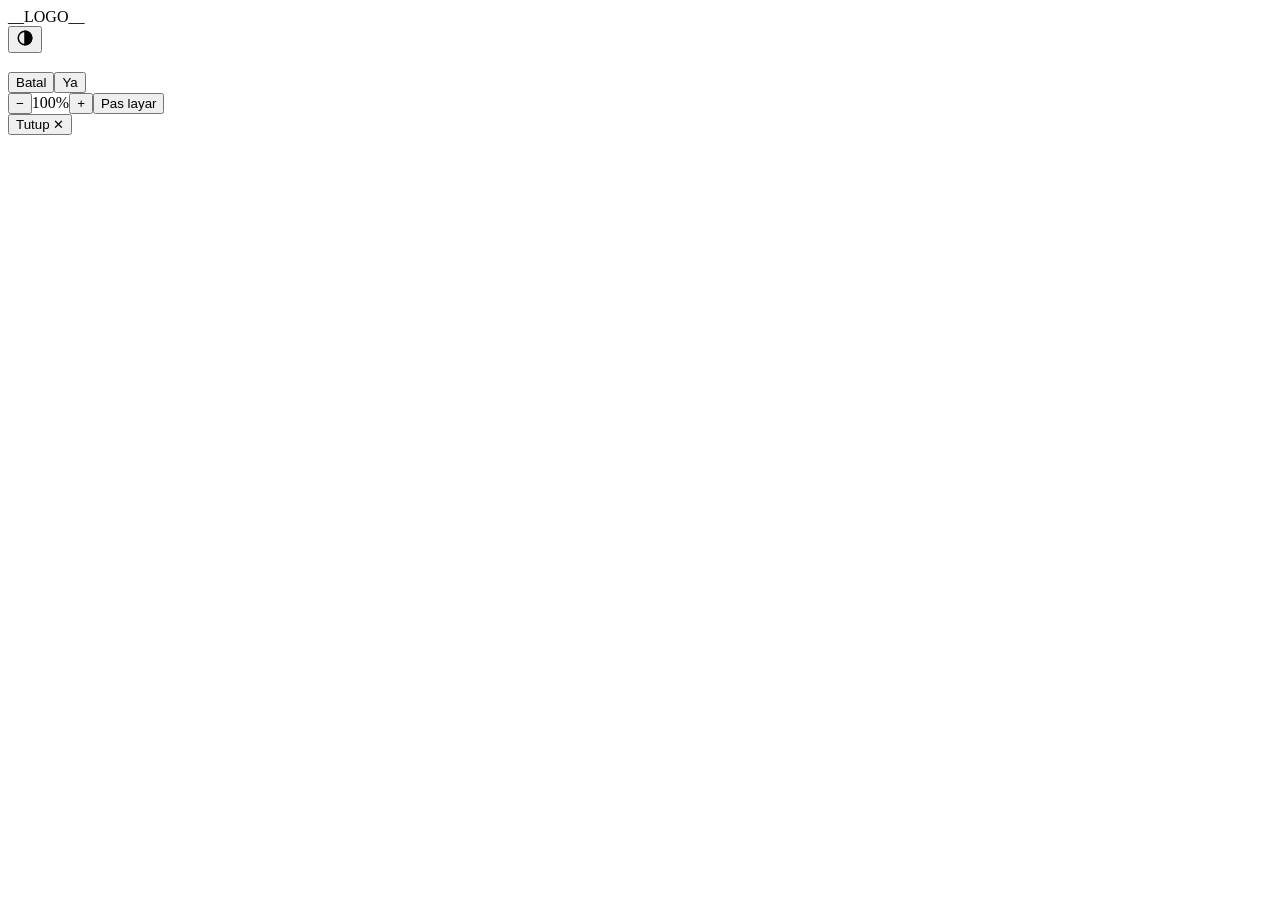
<file: src/app/shell.html>
<!DOCTYPE html>
<html lang="id">
<head>
<meta charset="utf-8">
<meta name="viewport" content="width=device-width, initial-scale=1">
<title>__TITLE__</title>
<link rel="preconnect" href="https://fonts.googleapis.com">
<link href="https://fonts.googleapis.com/css2?family=Plus+Jakarta+Sans:wght@400;500;600;700;800&display=swap" rel="stylesheet">
<style>
/*__CSS__*/
</style>
<script data-goatcounter="https://fmusaaa.goatcounter.com/count"
        async src="https://gc.zgo.at/count.js"></script>
</head>
<body>
<header class="top"><div class="wrap">
  <a class="logo" href="#dashboard" style="color:inherit;text-decoration:none">__LOGO__</a>
  <div class="sp"></div>
  <span class="pill timer hide" id="topTimer"></span>
  <button class="icon-btn" id="themeBtn" title="Ganti tema" aria-label="Ganti tema"><svg width="18" height="18" viewBox="0 0 24 24" fill="none" stroke="currentColor" stroke-width="2"><circle cx="12" cy="12" r="9"/><path d="M12 3v18a9 9 0 0 0 0-18z" fill="currentColor"/></svg></button>
</div></header>
<div class="shell">
  <nav class="nav" id="nav" aria-label="Navigasi utama"></nav>
  <main id="app"></main>
</div>
<nav class="bnav" id="bnav" aria-label="Navigasi"></nav>

<div class="modal-bg" id="modal"><div class="modal" role="dialog" aria-modal="true">
  <h3 id="mTitle"></h3><div id="mBody" class="muted"></div>
  <div class="row" style="justify-content:flex-end;margin-top:16px"><button class="btn" id="mNo">Batal</button><button class="btn pri" id="mYes">Ya</button></div>
</div></div>

<div class="lightbox" id="lb" role="dialog" aria-modal="true" aria-label="Perbesar gambar">
  <div class="bar2"><button class="btn sm" id="lbOut">−</button><span id="lbZ">100%</span><button class="btn sm" id="lbIn">+</button><button class="btn sm" id="lbFit">Pas layar</button><div class="sp"></div><button class="btn sm" id="lbX">Tutup ✕</button></div>
  <div class="stage" id="lbStage"><img id="lbImg" alt=""></div>
  <div class="cap" id="lbCap"></div>
</div>

<script type="application/json" id="bank">__BANK__</script>
<script>
/*__JS__*/
</script>
</body>
</html>
</file>
